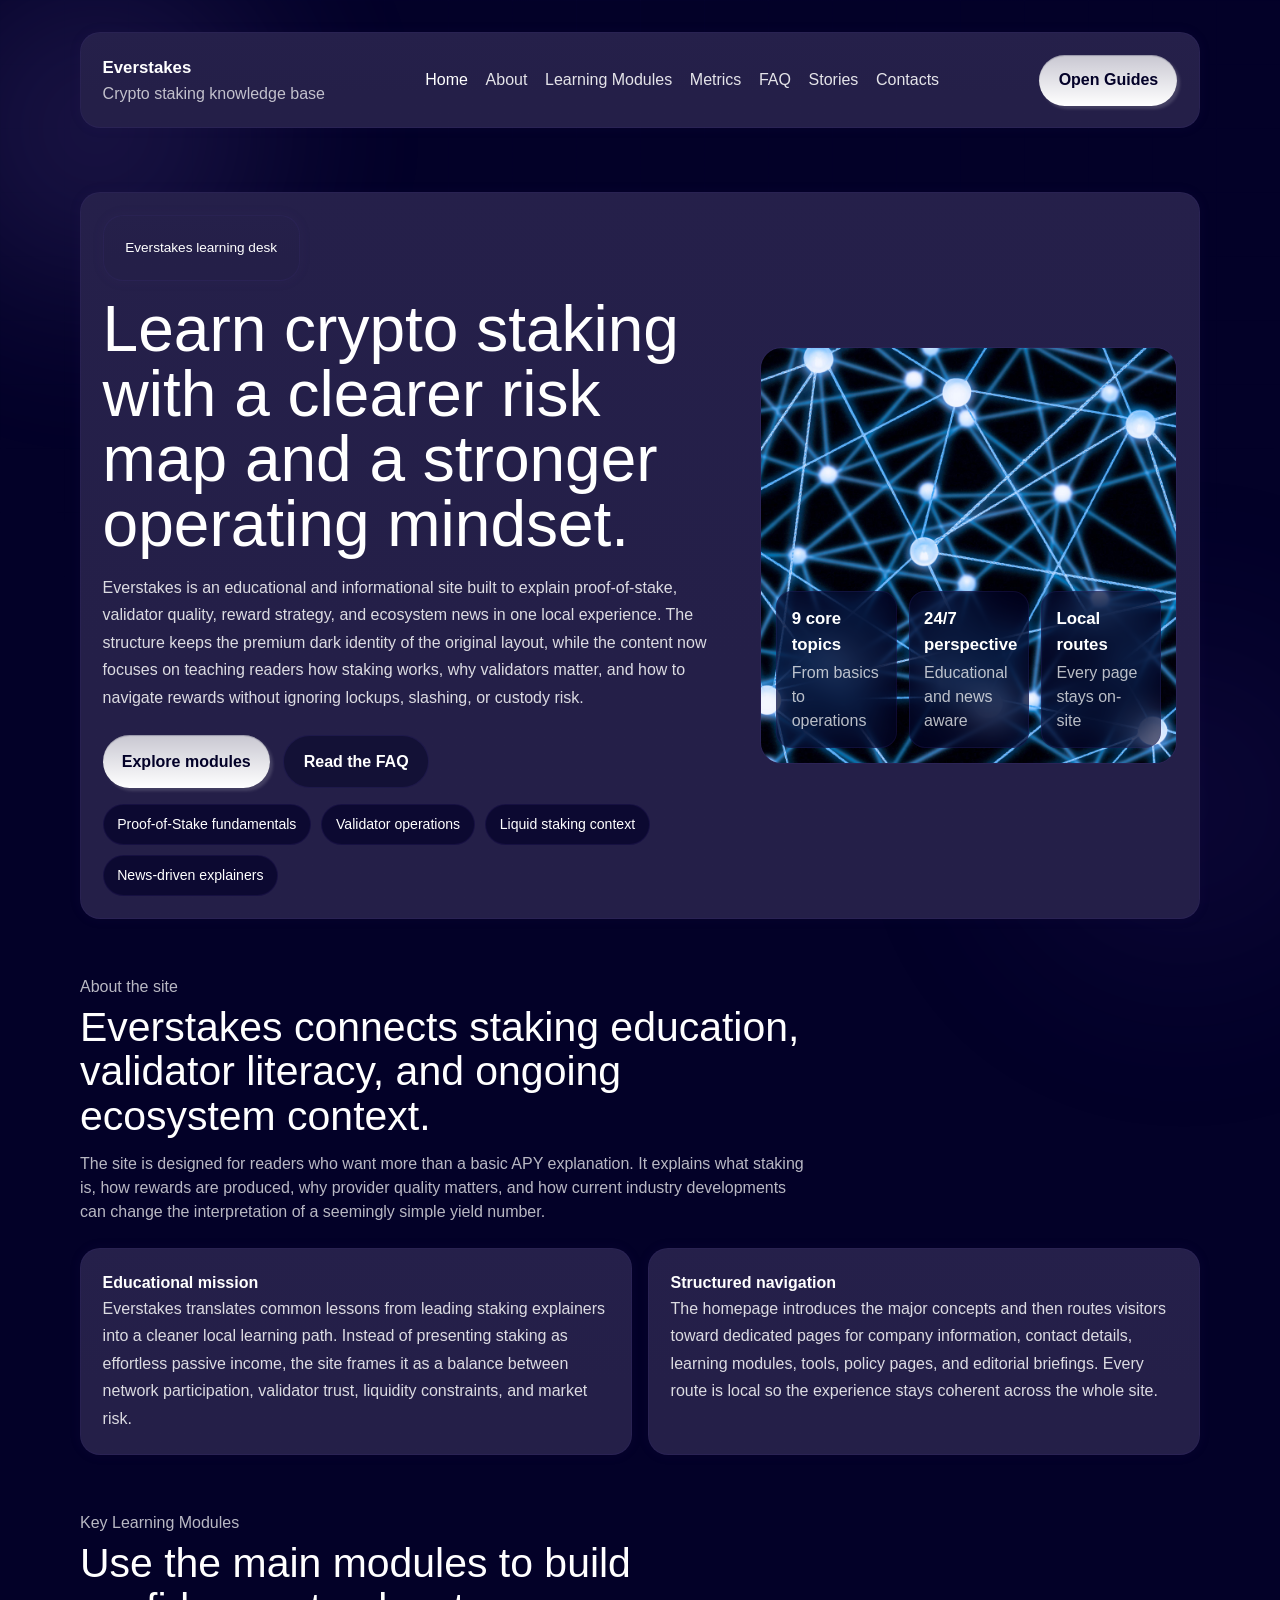
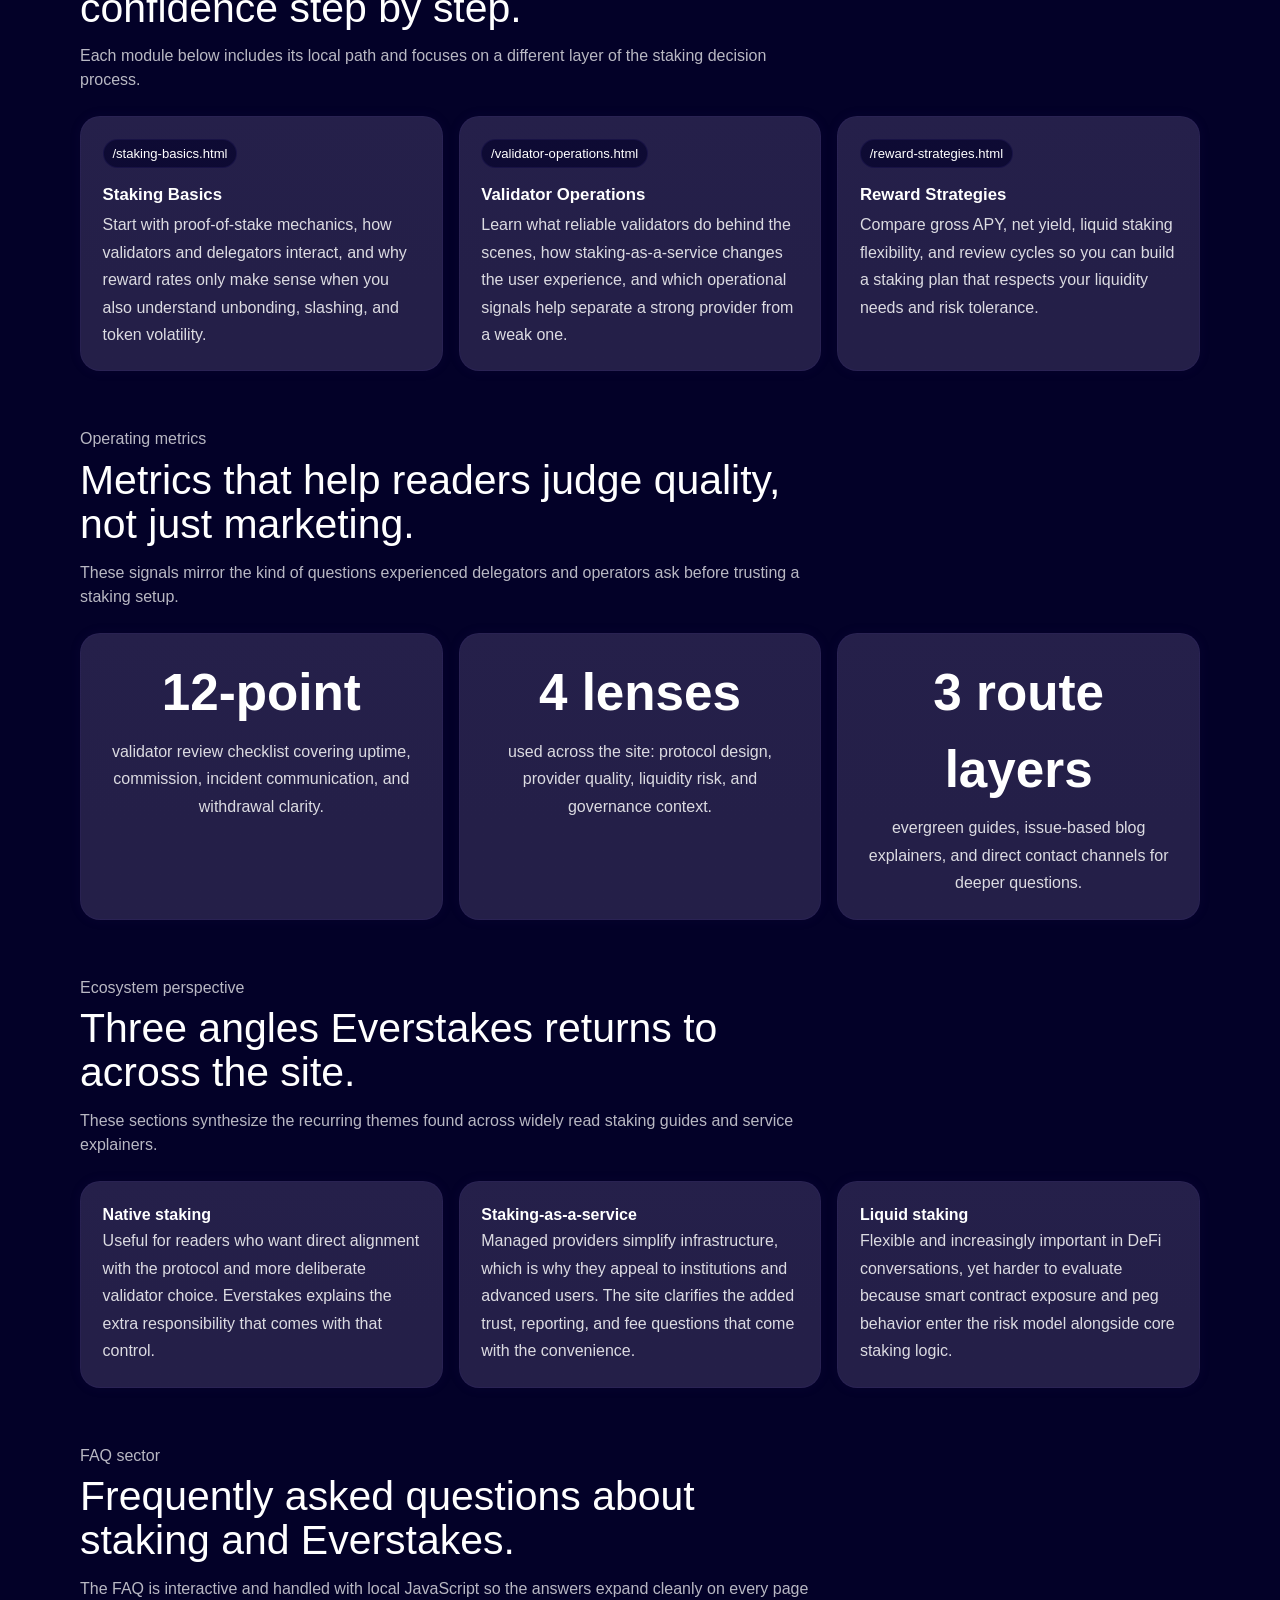
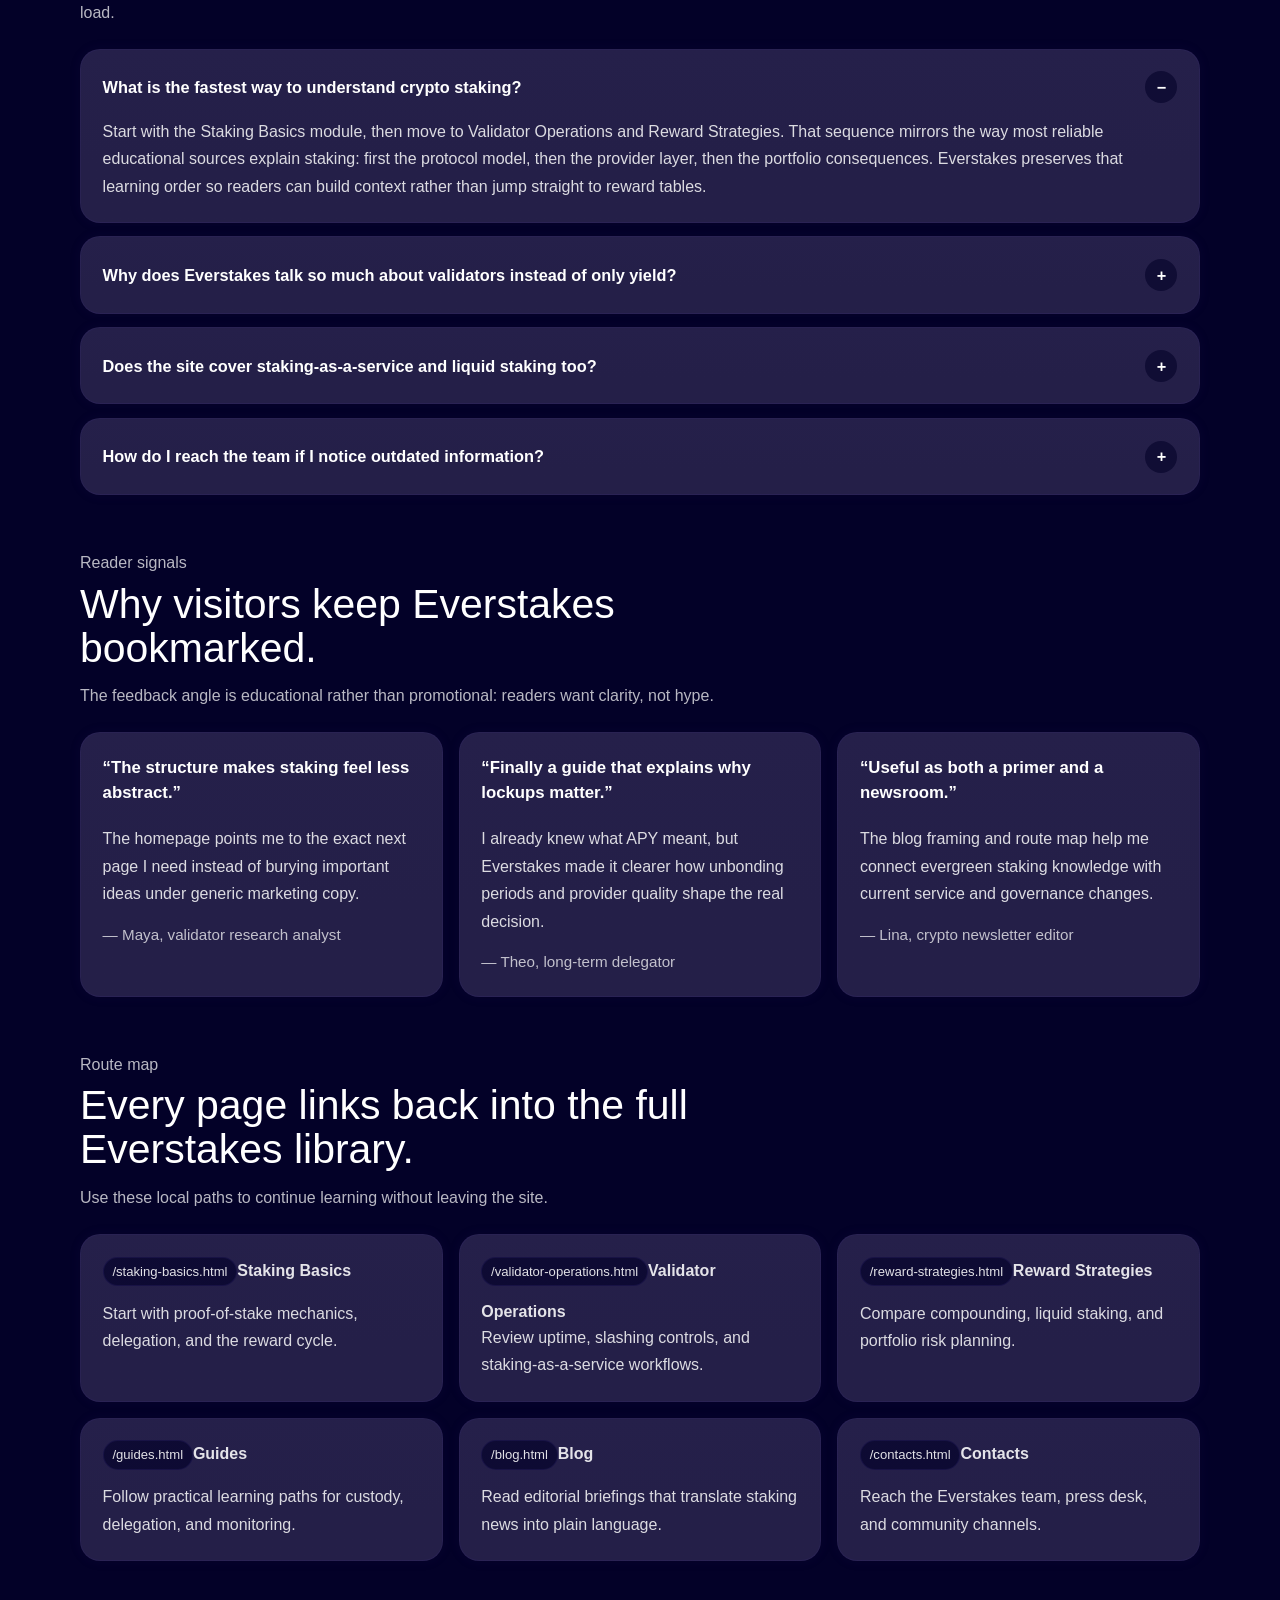
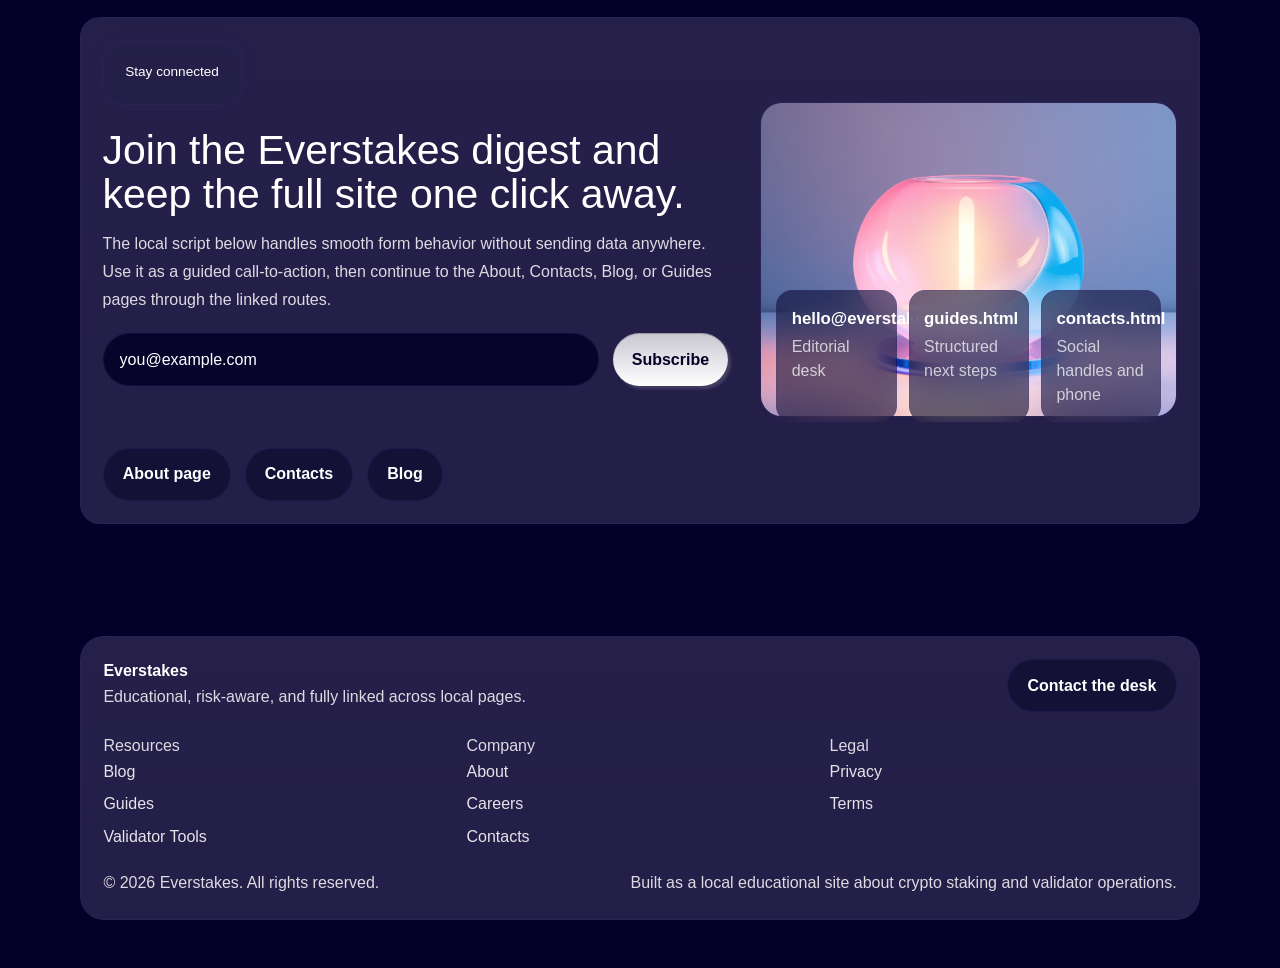
<file: stake2/index.html>
<!DOCTYPE html>
<html lang="en">
<head>
  <meta charset="UTF-8">
  <meta name="viewport" content="width=device-width, initial-scale=1.0">
  <meta name="description" content="Everstakes is a local educational site about crypto staking, validator operations, and reward strategy.">
  <title>Everstakes | Crypto Staking Education</title>
  <link rel="stylesheet" href="css2.css">
  <link rel="stylesheet" href="theme.css">
  <link rel="stylesheet" href="site.css">
</head>
<body>
  <a class="skip-link" href="#main-content">Skip to content</a>
  <div class="site-shell">
    <div class="page-grid" aria-hidden="true"></div>
    
<header class="site-nav">
  <div class="container">
    <div class="nav-card card">
      <a class="brand" href="index.html">
        <strong>Everstakes</strong>
        <span class="muted">Crypto staking knowledge base</span>
      </a>
      <button class="nav-toggle" type="button" aria-expanded="false" aria-label="Toggle navigation" data-menu-toggle>☰</button>
      <nav class="nav-links" aria-label="Primary" data-nav-links><a href="index.html">Home</a><a href="about.html">About</a><a href="index.html#modules">Learning Modules</a><a href="index.html#metrics">Metrics</a><a href="index.html#faq">FAQ</a><a href="index.html#stories">Stories</a><a href="contacts.html">Contacts</a></nav>
      <a class="button primary-button text-primary-cta-text nav-cta" href="guides.html">Open Guides</a>
    </div>
  </div>
</header>

    <main id="main-content">
      <section class="hero" id="hero">
        <div class="container">
          <div class="hero-card card">
            <div class="hero-copy">
              <span class="kicker card">Everstakes learning desk</span>
              <h1>Learn crypto staking with a clearer risk map and a stronger operating mindset.</h1>
              <p>Everstakes is an educational and informational site built to explain proof-of-stake, validator quality, reward strategy, and ecosystem news in one local experience. The structure keeps the premium dark identity of the original layout, while the content now focuses on teaching readers how staking works, why validators matter, and how to navigate rewards without ignoring lockups, slashing, or custody risk.</p>
              <div class="hero-actions"><a class="button primary-button text-primary-cta-text" href="#modules">Explore modules</a><a class="button secondary-button" href="#faq">Read the FAQ</a></div>
              <div class="media-strip">
                <span>Proof-of-Stake fundamentals</span>
                <span>Validator operations</span>
                <span>Liquid staking context</span>
                <span>News-driven explainers</span>
              </div>
            </div>
            <div class="hero-media">
              <img src="business-network-background-connecting-dots-technology-design_53876-160270.jpg" alt="Abstract network background for Everstakes">
              <div class="hero-badge">
                <div><strong>9 core topics</strong><span class="muted">From basics to operations</span></div>
                <div><strong>24/7 perspective</strong><span class="muted">Educational and news aware</span></div>
                <div><strong>Local routes</strong><span class="muted">Every page stays on-site</span></div>
              </div>
            </div>
          </div>
        </div>
      </section>

      <section class="section" id="about">
        <div class="container">
          <div class="section-head">
            <span class="eyebrow">About the site</span>
            <h2>Everstakes connects staking education, validator literacy, and ongoing ecosystem context.</h2>
            <p class="muted">The site is designed for readers who want more than a basic APY explanation. It explains what staking is, how rewards are produced, why provider quality matters, and how current industry developments can change the interpretation of a seemingly simple yield number.</p>
          </div>
          <div class="section-grid two">
            <article class="card">
              <strong>Educational mission</strong>
              <p>Everstakes translates common lessons from leading staking explainers into a cleaner local learning path. Instead of presenting staking as effortless passive income, the site frames it as a balance between network participation, validator trust, liquidity constraints, and market risk.</p>
            </article>
            <article class="card">
              <strong>Structured navigation</strong>
              <p>The homepage introduces the major concepts and then routes visitors toward dedicated pages for company information, contact details, learning modules, tools, policy pages, and editorial briefings. Every route is local so the experience stays coherent across the whole site.</p>
            </article>
          </div>
        </div>
      </section>

      <section class="section" id="modules">
        <div class="container">
          <div class="section-head">
            <span class="eyebrow">Key Learning Modules</span>
            <h2>Use the main modules to build confidence step by step.</h2>
            <p class="muted">Each module below includes its local path and focuses on a different layer of the staking decision process.</p>
          </div>
          <div class="card-grid three">
            <a class="resource-card card" href="staking-basics.html">
              <span class="route-code">/staking-basics.html</span>
              <strong>Staking Basics</strong>
              <p>Start with proof-of-stake mechanics, how validators and delegators interact, and why reward rates only make sense when you also understand unbonding, slashing, and token volatility.</p>
            </a>
            <a class="resource-card card" href="validator-operations.html">
              <span class="route-code">/validator-operations.html</span>
              <strong>Validator Operations</strong>
              <p>Learn what reliable validators do behind the scenes, how staking-as-a-service changes the user experience, and which operational signals help separate a strong provider from a weak one.</p>
            </a>
            <a class="resource-card card" href="reward-strategies.html">
              <span class="route-code">/reward-strategies.html</span>
              <strong>Reward Strategies</strong>
              <p>Compare gross APY, net yield, liquid staking flexibility, and review cycles so you can build a staking plan that respects your liquidity needs and risk tolerance.</p>
            </a>
          </div>
        </div>
      </section>

      <section class="section" id="metrics">
        <div class="container">
          <div class="section-head">
            <span class="eyebrow">Operating metrics</span>
            <h2>Metrics that help readers judge quality, not just marketing.</h2>
            <p class="muted">These signals mirror the kind of questions experienced delegators and operators ask before trusting a staking setup.</p>
          </div>
          <div class="metrics-grid">
            <article class="metric card"><strong>12-point</strong><p>validator review checklist covering uptime, commission, incident communication, and withdrawal clarity.</p></article>
            <article class="metric card"><strong>4 lenses</strong><p>used across the site: protocol design, provider quality, liquidity risk, and governance context.</p></article>
            <article class="metric card"><strong>3 route layers</strong><p>evergreen guides, issue-based blog explainers, and direct contact channels for deeper questions.</p></article>
          </div>
        </div>
      </section>

      <section class="section" id="stories">
        <div class="container">
          <div class="section-head">
            <span class="eyebrow">Ecosystem perspective</span>
            <h2>Three angles Everstakes returns to across the site.</h2>
            <p class="muted">These sections synthesize the recurring themes found across widely read staking guides and service explainers.</p>
          </div>
          <div class="card-grid three">
            <article class="card"><strong>Native staking</strong><p>Useful for readers who want direct alignment with the protocol and more deliberate validator choice. Everstakes explains the extra responsibility that comes with that control.</p></article>
            <article class="card"><strong>Staking-as-a-service</strong><p>Managed providers simplify infrastructure, which is why they appeal to institutions and advanced users. The site clarifies the added trust, reporting, and fee questions that come with the convenience.</p></article>
            <article class="card"><strong>Liquid staking</strong><p>Flexible and increasingly important in DeFi conversations, yet harder to evaluate because smart contract exposure and peg behavior enter the risk model alongside core staking logic.</p></article>
          </div>
        </div>
      </section>

      <section class="section" id="faq">
        <div class="container">
          <div class="section-head">
            <span class="eyebrow">FAQ sector</span>
            <h2>Frequently asked questions about staking and Everstakes.</h2>
            <p class="muted">The FAQ is interactive and handled with local JavaScript so the answers expand cleanly on every page load.</p>
          </div>
          <div class="faq-list">
            <article class="faq-item card">
              <button class="faq-question" type="button" aria-expanded="true" data-faq-button><span>What is the fastest way to understand crypto staking?</span><span class="faq-icon" data-faq-symbol>−</span></button>
              <div class="faq-answer" data-faq-answer><p>Start with the Staking Basics module, then move to Validator Operations and Reward Strategies. That sequence mirrors the way most reliable educational sources explain staking: first the protocol model, then the provider layer, then the portfolio consequences. Everstakes preserves that learning order so readers can build context rather than jump straight to reward tables.</p></div>
            </article>
            <article class="faq-item card">
              <button class="faq-question" type="button" aria-expanded="false" data-faq-button><span>Why does Everstakes talk so much about validators instead of only yield?</span><span class="faq-icon" data-faq-symbol>+</span></button>
              <div class="faq-answer" data-faq-answer hidden><p>Validator quality affects uptime, slashing risk, communication quality, and the consistency of your real staking outcome. A high headline APY can still disappoint if the provider is unreliable or if the network rules make exits slow. That is why Everstakes treats operational literacy as part of staking education, not an advanced optional topic.</p></div>
            </article>
            <article class="faq-item card">
              <button class="faq-question" type="button" aria-expanded="false" data-faq-button><span>Does the site cover staking-as-a-service and liquid staking too?</span><span class="faq-icon" data-faq-symbol>+</span></button>
              <div class="faq-answer" data-faq-answer hidden><p>Yes. The home page introduces those models, while the dedicated modules and guides explain how they change the trust stack, fee structure, and liquidity profile. The goal is to help readers compare approaches without treating any one model as universally superior.</p></div>
            </article>
            <article class="faq-item card">
              <button class="faq-question" type="button" aria-expanded="false" data-faq-button><span>How do I reach the team if I notice outdated information?</span><span class="faq-icon" data-faq-symbol>+</span></button>
              <div class="faq-answer" data-faq-answer hidden><p>Open the Contacts page and use the editorial inbox or community channels. Include the page path, the network or provider involved, and the change you think should be reviewed. That gives the Everstakes team enough context to verify the issue quickly.</p></div>
            </article>
          </div>
        </div>
      </section>

      <section class="section">
        <div class="container">
          <div class="section-head">
            <span class="eyebrow">Reader signals</span>
            <h2>Why visitors keep Everstakes bookmarked.</h2>
            <p class="muted">The feedback angle is educational rather than promotional: readers want clarity, not hype.</p>
          </div>
          <div class="quote-grid">
            <article class="quote card"><strong>“The structure makes staking feel less abstract.”</strong><p>The homepage points me to the exact next page I need instead of burying important ideas under generic marketing copy.</p><footer>— Maya, validator research analyst</footer></article>
            <article class="quote card"><strong>“Finally a guide that explains why lockups matter.”</strong><p>I already knew what APY meant, but Everstakes made it clearer how unbonding periods and provider quality shape the real decision.</p><footer>— Theo, long-term delegator</footer></article>
            <article class="quote card"><strong>“Useful as both a primer and a newsroom.”</strong><p>The blog framing and route map help me connect evergreen staking knowledge with current service and governance changes.</p><footer>— Lina, crypto newsletter editor</footer></article>
          </div>
        </div>
      </section>

      
<section class="section">
  <div class="container">
    <div class="section-head">
      <span class="eyebrow">Route map</span>
      <h2>Every page links back into the full Everstakes library.</h2>
      <p class="muted">Use these local paths to continue learning without leaving the site.</p>
    </div>
    <div class="route-list"><a class="route-card card" href="staking-basics.html"><span class="route-code">/staking-basics.html</span><strong>Staking Basics</strong><p>Start with proof-of-stake mechanics, delegation, and the reward cycle.</p></a><a class="route-card card" href="validator-operations.html"><span class="route-code">/validator-operations.html</span><strong>Validator Operations</strong><p>Review uptime, slashing controls, and staking-as-a-service workflows.</p></a><a class="route-card card" href="reward-strategies.html"><span class="route-code">/reward-strategies.html</span><strong>Reward Strategies</strong><p>Compare compounding, liquid staking, and portfolio risk planning.</p></a><a class="route-card card" href="guides.html"><span class="route-code">/guides.html</span><strong>Guides</strong><p>Follow practical learning paths for custody, delegation, and monitoring.</p></a><a class="route-card card" href="blog.html"><span class="route-code">/blog.html</span><strong>Blog</strong><p>Read editorial briefings that translate staking news into plain language.</p></a><a class="route-card card" href="contacts.html"><span class="route-code">/contacts.html</span><strong>Contacts</strong><p>Reach the Everstakes team, press desk, and community channels.</p></a></div>
  </div>
</section>


      <section class="section" id="contact">
        <div class="container">
          <div class="hero-card card">
            <div class="hero-copy">
              <span class="kicker card">Stay connected</span>
              <h2>Join the Everstakes digest and keep the full site one click away.</h2>
              <p>The local script below handles smooth form behavior without sending data anywhere. Use it as a guided call-to-action, then continue to the About, Contacts, Blog, or Guides pages through the linked routes.</p>
              <form class="newsletter-form" data-newsletter-form>
                <input type="email" name="email" placeholder="you@example.com" aria-label="Email address">
                <button class="button primary-button text-primary-cta-text" type="submit">Subscribe</button>
              </form>
              <p class="newsletter-message muted" data-newsletter-message></p>
              <div class="button-row"><a class="button secondary-button" href="about.html">About page</a><a class="button secondary-button" href="contacts.html">Contacts</a><a class="button secondary-button" href="blog.html">Blog</a></div>
            </div>
            <div class="hero-media">
              <img src="digital-art-interior-lamp-design_23-2151153929.jpg" alt="Newsletter visual for Everstakes">
              <div class="hero-badge">
                <div><strong>hello@everstakes.io</strong><span class="muted">Editorial desk</span></div>
                <div><strong>guides.html</strong><span class="muted">Structured next steps</span></div>
                <div><strong>contacts.html</strong><span class="muted">Social handles and phone</span></div>
              </div>
            </div>
          </div>
        </div>
      </section>
    </main>
    
<footer class="footer">
  <div class="container">
    <div class="footer-card card">
      <div class="footer-top">
        <div>
          <strong>Everstakes</strong>
          <p class="footer-note">Educational, risk-aware, and fully linked across local pages.</p>
        </div>
        <a class="button secondary-button" href="contacts.html">Contact the desk</a>
      </div>
      <div class="footer-columns"><div><p class="eyebrow">Resources</p><div class="footer-links"><a href="blog.html">Blog</a><a href="guides.html">Guides</a><a href="validator-tools.html">Validator Tools</a></div></div><div><p class="eyebrow">Company</p><div class="footer-links"><a href="about.html">About</a><a href="careers.html">Careers</a><a href="contacts.html">Contacts</a></div></div><div><p class="eyebrow">Legal</p><div class="footer-links"><a href="privacy.html">Privacy</a><a href="terms.html">Terms</a></div></div></div>
      <div class="footer-bottom">
        <p class="footer-note">© <span data-current-year></span> Everstakes. All rights reserved.</p>
        <p class="footer-note">Built as a local educational site about crypto staking and validator operations.</p>
      </div>
    </div>
  </div>
</footer>
<button class="back-top primary-button" type="button" data-back-top aria-label="Back to top">↑</button>
<script src="site.js"></script>

  </div>
</body>
</html>
</file>
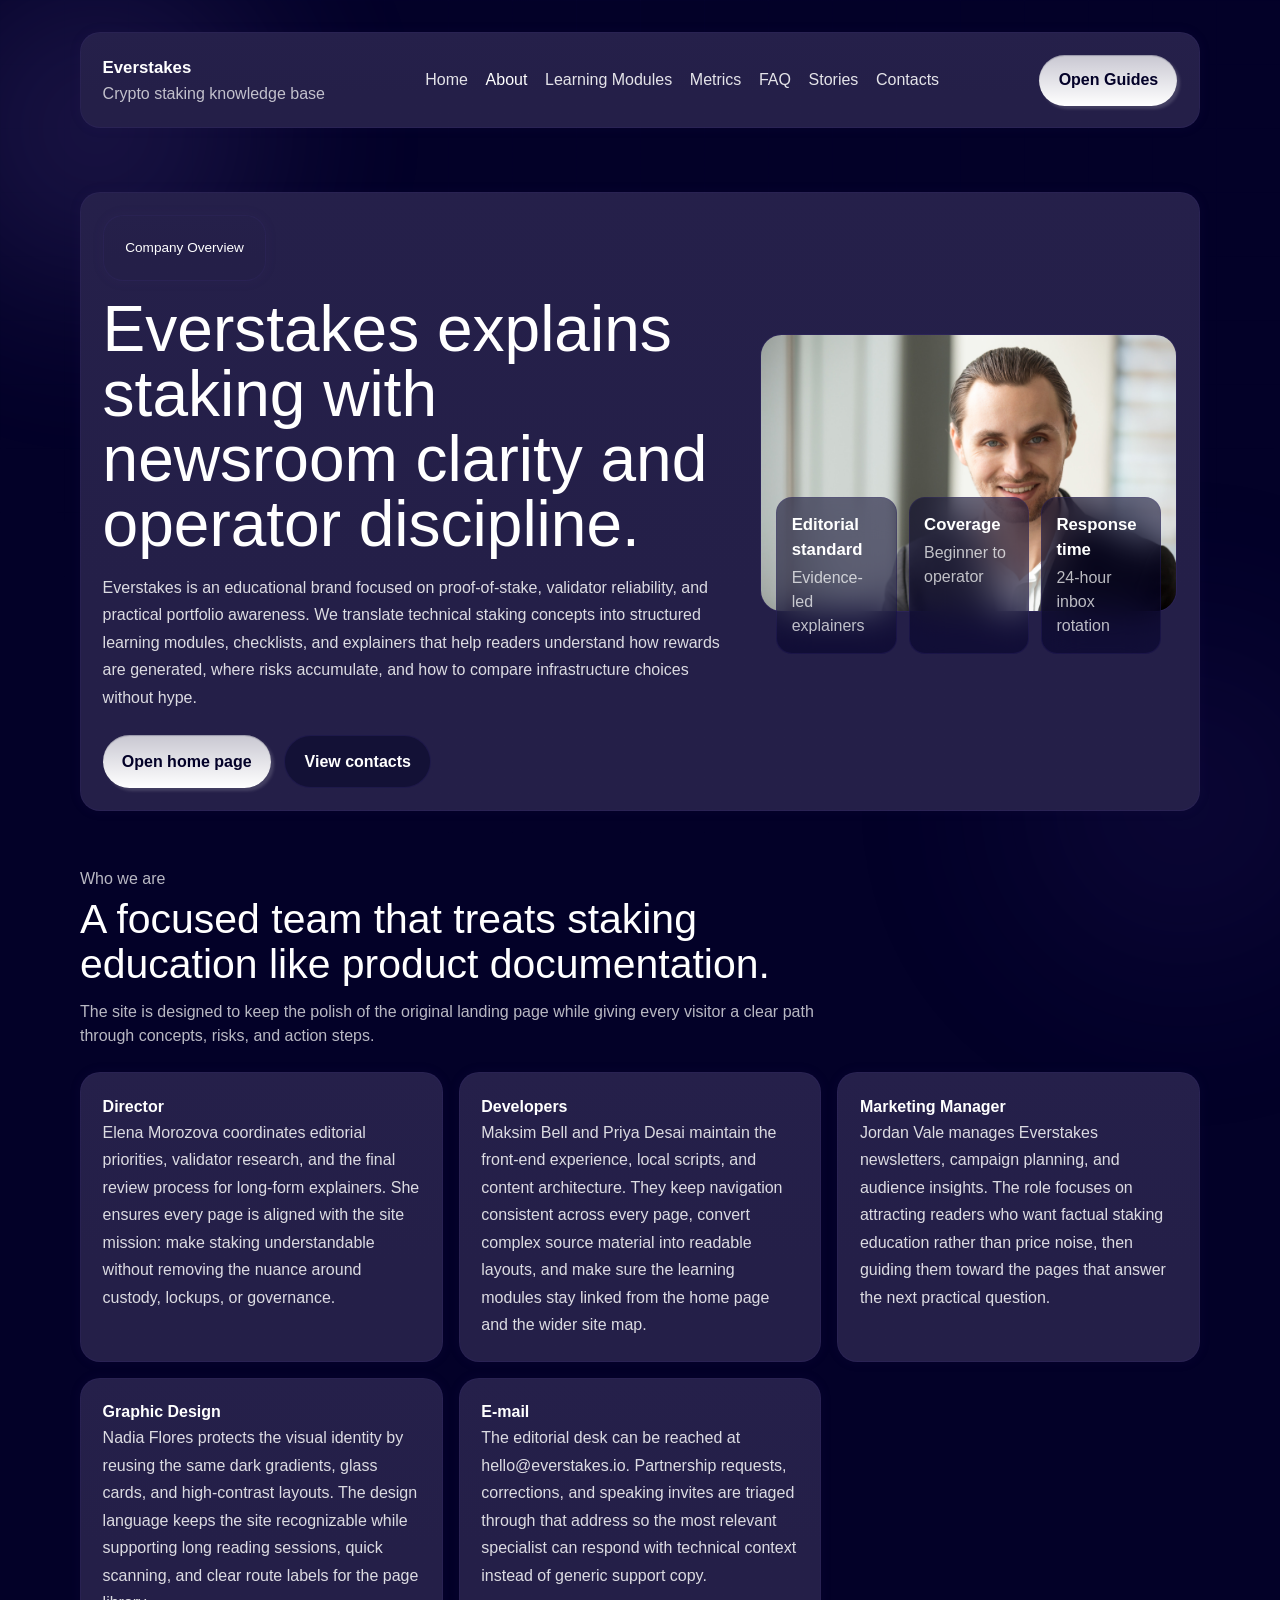
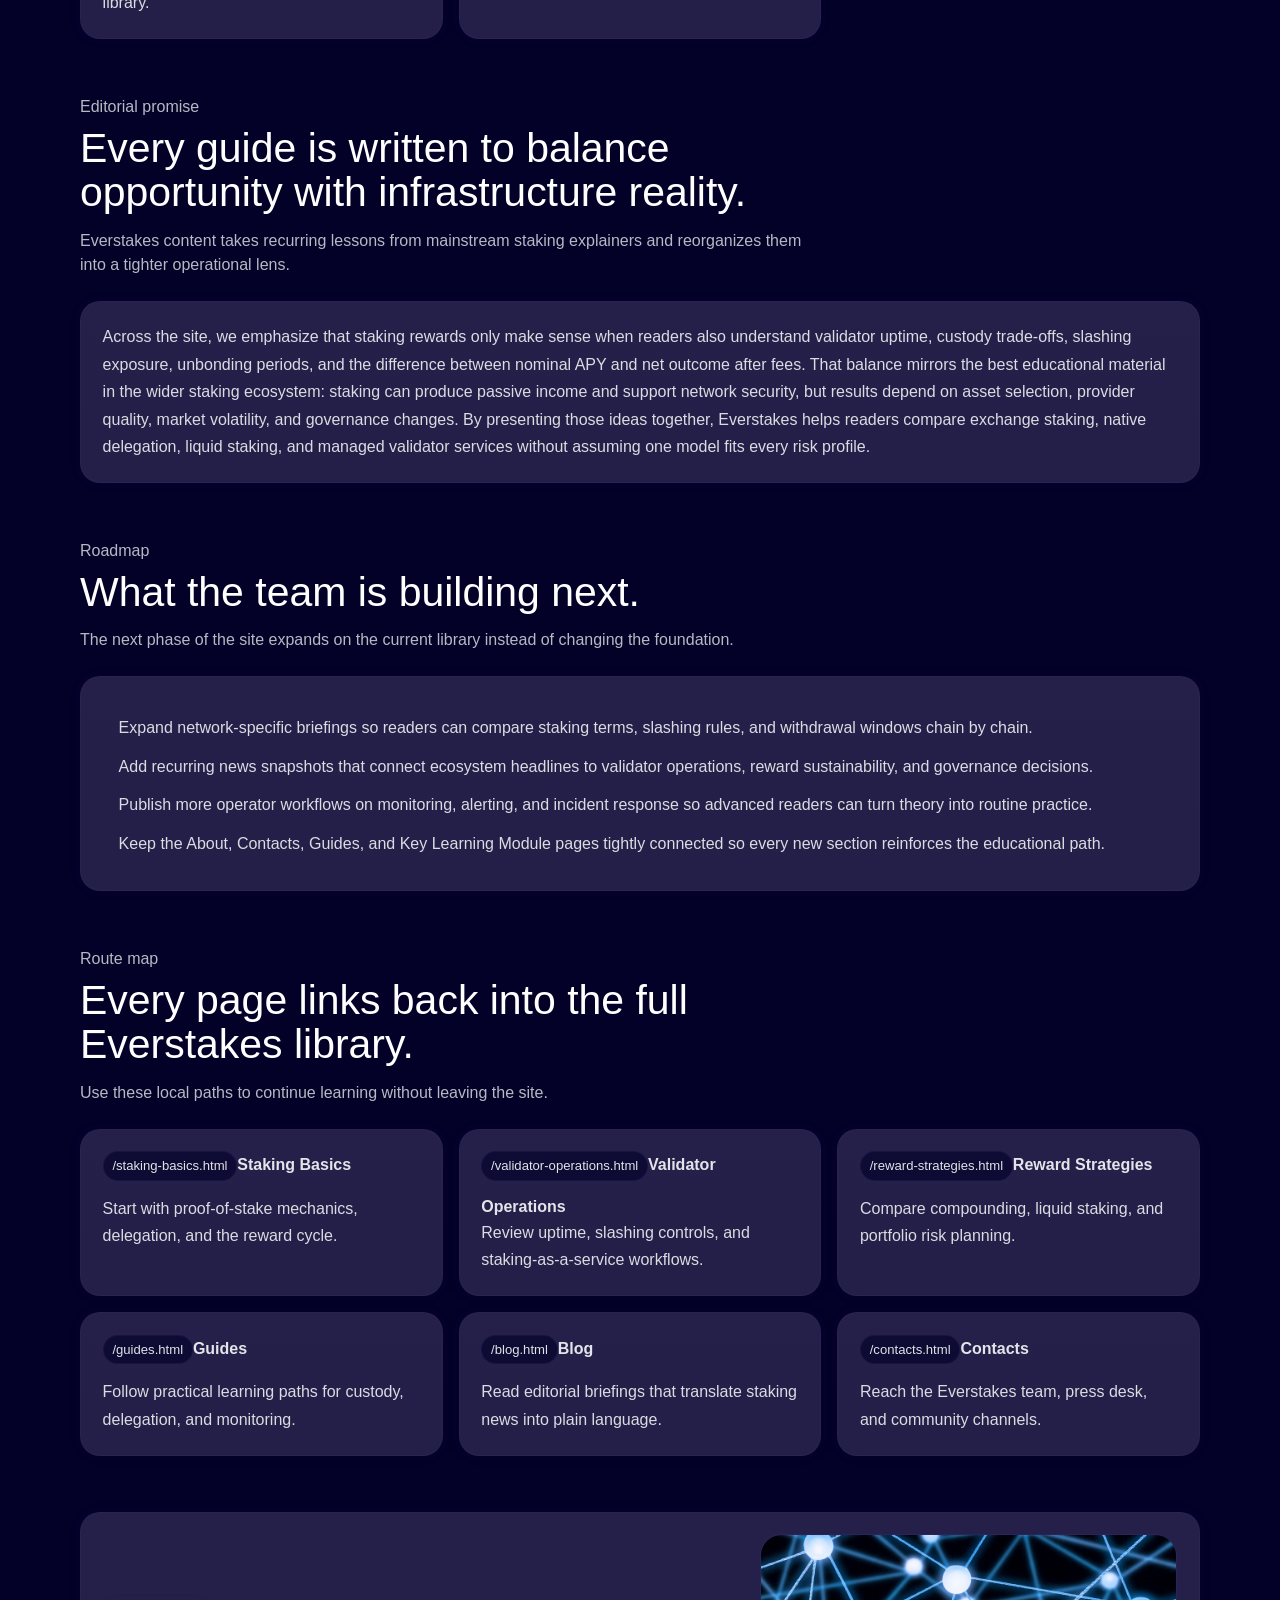
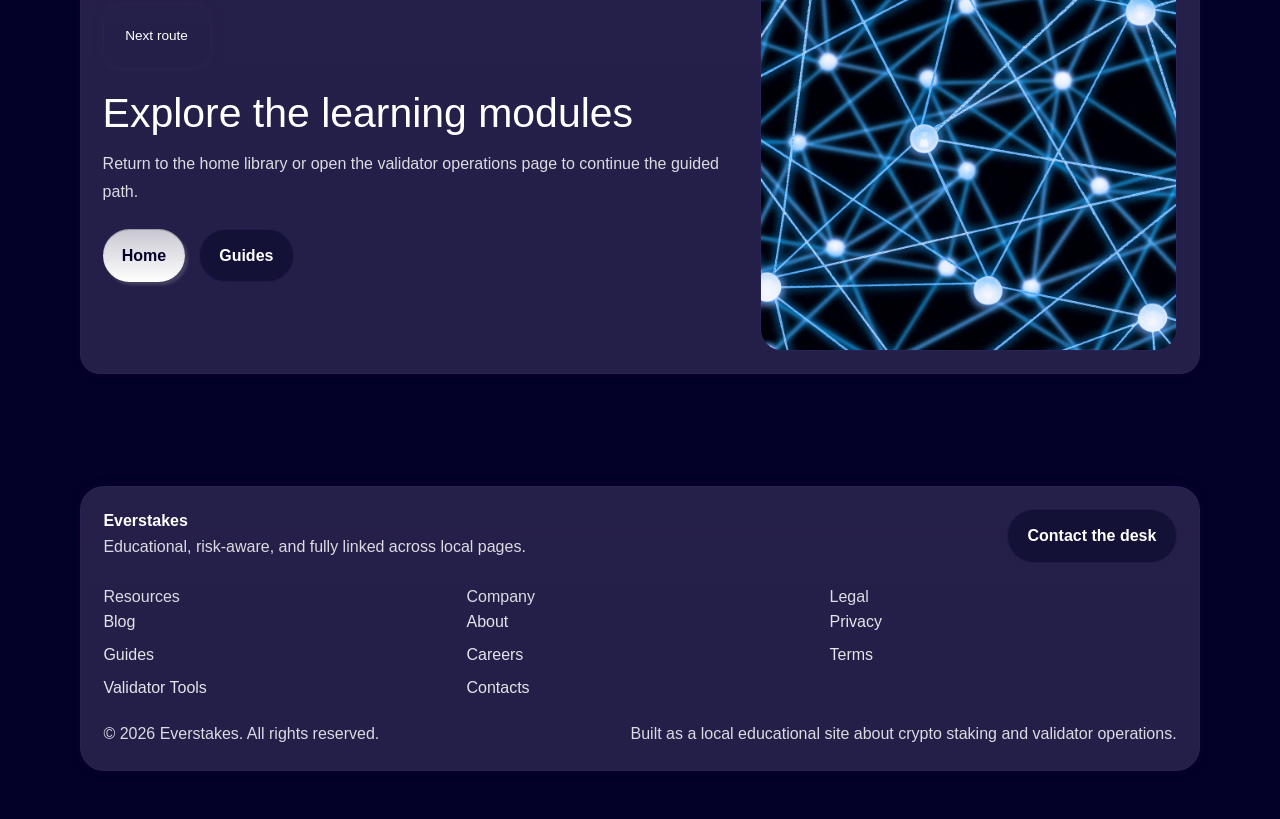
<file: stake2/about.html>
<!DOCTYPE html>
<html lang="en">
<head>
  <meta charset="UTF-8">
  <meta name="viewport" content="width=device-width, initial-scale=1.0">
  <meta name="description" content="Meet the editorial and product team behind Everstakes.">
  <title>About Everstakes</title>
  <link rel="stylesheet" href="css2.css">
  <link rel="stylesheet" href="theme.css">
  <link rel="stylesheet" href="site.css">
</head>
<body>
  <a class="skip-link" href="#main-content">Skip to content</a>
  <div class="site-shell">
    <div class="page-grid" aria-hidden="true"></div>
    
<header class="site-nav">
  <div class="container">
    <div class="nav-card card">
      <a class="brand" href="index.html">
        <strong>Everstakes</strong>
        <span class="muted">Crypto staking knowledge base</span>
      </a>
      <button class="nav-toggle" type="button" aria-expanded="false" aria-label="Toggle navigation" data-menu-toggle>☰</button>
      <nav class="nav-links" aria-label="Primary" data-nav-links><a href="index.html">Home</a><a href="about.html">About</a><a href="index.html#modules">Learning Modules</a><a href="index.html#metrics">Metrics</a><a href="index.html#faq">FAQ</a><a href="index.html#stories">Stories</a><a href="contacts.html">Contacts</a></nav>
      <a class="button primary-button text-primary-cta-text nav-cta" href="guides.html">Open Guides</a>
    </div>
  </div>
</header>

    <main id="main-content">
      <section class="hero">
        <div class="container">
          <div class="hero-card card">
            <div class="hero-copy">
              <span class="kicker card">Company Overview</span>
              <h1>Everstakes explains staking with newsroom clarity and operator discipline.</h1>
              <p>Everstakes is an educational brand focused on proof-of-stake, validator reliability, and practical portfolio awareness. We translate technical staking concepts into structured learning modules, checklists, and explainers that help readers understand how rewards are generated, where risks accumulate, and how to compare infrastructure choices without hype.</p>
              <div class="hero-actions"><a class="button primary-button text-primary-cta-text" href="index.html">Open home page</a><a class="button secondary-button" href="contacts.html">View contacts</a></div>
            </div>
            <div class="hero-media">
              <img src="close-up-portrait-young-handsome-successful-man_1163-5475.jpg" alt="Everstakes page visual">
              <div class="hero-badge"><div><strong>Editorial standard</strong><span class="muted">Evidence-led explainers</span></div><div><strong>Coverage</strong><span class="muted">Beginner to operator</span></div><div><strong>Response time</strong><span class="muted">24-hour inbox rotation</span></div></div>
            </div>
          </div>
        </div>
      </section>
      
<section class="section">
  <div class="container">
    <div class="section-head">
      <span class="eyebrow">Who we are</span>
      <h2>A focused team that treats staking education like product documentation.</h2>
      <p class="muted">The site is designed to keep the polish of the original landing page while giving every visitor a clear path through concepts, risks, and action steps.</p>
    </div>
    <div class="card-grid three"><article class="card"><strong>Director</strong><p>Elena Morozova coordinates editorial priorities, validator research, and the final review process for long-form explainers. She ensures every page is aligned with the site mission: make staking understandable without removing the nuance around custody, lockups, or governance.</p></article><article class="card"><strong>Developers</strong><p>Maksim Bell and Priya Desai maintain the front-end experience, local scripts, and content architecture. They keep navigation consistent across every page, convert complex source material into readable layouts, and make sure the learning modules stay linked from the home page and the wider site map.</p></article><article class="card"><strong>Marketing Manager</strong><p>Jordan Vale manages Everstakes newsletters, campaign planning, and audience insights. The role focuses on attracting readers who want factual staking education rather than price noise, then guiding them toward the pages that answer the next practical question.</p></article><article class="card"><strong>Graphic Design</strong><p>Nadia Flores protects the visual identity by reusing the same dark gradients, glass cards, and high-contrast layouts. The design language keeps the site recognizable while supporting long reading sessions, quick scanning, and clear route labels for the page library.</p></article><article class="card"><strong>E-mail</strong><p>The editorial desk can be reached at hello@everstakes.io. Partnership requests, corrections, and speaking invites are triaged through that address so the most relevant specialist can respond with technical context instead of generic support copy.</p></article></div>
  </div>
</section>

<section class="section">
  <div class="container">
    <div class="section-head">
      <span class="eyebrow">Editorial promise</span>
      <h2>Every guide is written to balance opportunity with infrastructure reality.</h2>
      <p class="muted">Everstakes content takes recurring lessons from mainstream staking explainers and reorganizes them into a tighter operational lens.</p>
    </div>
    <div class="info-card card"><p>Across the site, we emphasize that staking rewards only make sense when readers also understand validator uptime, custody trade-offs, slashing exposure, unbonding periods, and the difference between nominal APY and net outcome after fees. That balance mirrors the best educational material in the wider staking ecosystem: staking can produce passive income and support network security, but results depend on asset selection, provider quality, market volatility, and governance changes. By presenting those ideas together, Everstakes helps readers compare exchange staking, native delegation, liquid staking, and managed validator services without assuming one model fits every risk profile.</p></div>
  </div>
</section>

<section class="section">
  <div class="container">
    <div class="section-head">
      <span class="eyebrow">Roadmap</span>
      <h2>What the team is building next.</h2>
      <p class="muted">The next phase of the site expands on the current library instead of changing the foundation.</p>
    </div>
    <div class="info-card card"><ul class="timeline"><li>Expand network-specific briefings so readers can compare staking terms, slashing rules, and withdrawal windows chain by chain.</li><li>Add recurring news snapshots that connect ecosystem headlines to validator operations, reward sustainability, and governance decisions.</li><li>Publish more operator workflows on monitoring, alerting, and incident response so advanced readers can turn theory into routine practice.</li><li>Keep the About, Contacts, Guides, and Key Learning Module pages tightly connected so every new section reinforces the educational path.</li></ul></div>
  </div>
</section>

      
<section class="section">
  <div class="container">
    <div class="section-head">
      <span class="eyebrow">Route map</span>
      <h2>Every page links back into the full Everstakes library.</h2>
      <p class="muted">Use these local paths to continue learning without leaving the site.</p>
    </div>
    <div class="route-list"><a class="route-card card" href="staking-basics.html"><span class="route-code">/staking-basics.html</span><strong>Staking Basics</strong><p>Start with proof-of-stake mechanics, delegation, and the reward cycle.</p></a><a class="route-card card" href="validator-operations.html"><span class="route-code">/validator-operations.html</span><strong>Validator Operations</strong><p>Review uptime, slashing controls, and staking-as-a-service workflows.</p></a><a class="route-card card" href="reward-strategies.html"><span class="route-code">/reward-strategies.html</span><strong>Reward Strategies</strong><p>Compare compounding, liquid staking, and portfolio risk planning.</p></a><a class="route-card card" href="guides.html"><span class="route-code">/guides.html</span><strong>Guides</strong><p>Follow practical learning paths for custody, delegation, and monitoring.</p></a><a class="route-card card" href="blog.html"><span class="route-code">/blog.html</span><strong>Blog</strong><p>Read editorial briefings that translate staking news into plain language.</p></a><a class="route-card card" href="contacts.html"><span class="route-code">/contacts.html</span><strong>Contacts</strong><p>Reach the Everstakes team, press desk, and community channels.</p></a></div>
  </div>
</section>

      
<section class="section">
  <div class="container">
    <div class="hero-card card">
      <div class="hero-copy">
        <span class="kicker card">Next route</span>
        <h2>Explore the learning modules</h2>
        <p>Return to the home library or open the validator operations page to continue the guided path.</p>
        <div class="button-row"><a class="button primary-button text-primary-cta-text" href="index.html">Home</a><a class="button secondary-button" href="guides.html">Guides</a></div>
      </div>
      <div class="hero-media">
        <img src="business-network-background-connecting-dots-technology-design_53876-160270.jpg" alt="Staking overview backdrop">
      </div>
    </div>
  </div>
</section>

    </main>
    
<footer class="footer">
  <div class="container">
    <div class="footer-card card">
      <div class="footer-top">
        <div>
          <strong>Everstakes</strong>
          <p class="footer-note">Educational, risk-aware, and fully linked across local pages.</p>
        </div>
        <a class="button secondary-button" href="contacts.html">Contact the desk</a>
      </div>
      <div class="footer-columns"><div><p class="eyebrow">Resources</p><div class="footer-links"><a href="blog.html">Blog</a><a href="guides.html">Guides</a><a href="validator-tools.html">Validator Tools</a></div></div><div><p class="eyebrow">Company</p><div class="footer-links"><a href="about.html">About</a><a href="careers.html">Careers</a><a href="contacts.html">Contacts</a></div></div><div><p class="eyebrow">Legal</p><div class="footer-links"><a href="privacy.html">Privacy</a><a href="terms.html">Terms</a></div></div></div>
      <div class="footer-bottom">
        <p class="footer-note">© <span data-current-year></span> Everstakes. All rights reserved.</p>
        <p class="footer-note">Built as a local educational site about crypto staking and validator operations.</p>
      </div>
    </div>
  </div>
</footer>
<button class="back-top primary-button" type="button" data-back-top aria-label="Back to top">↑</button>
<script src="site.js"></script>

  </div>
</body>
</html>
</file>
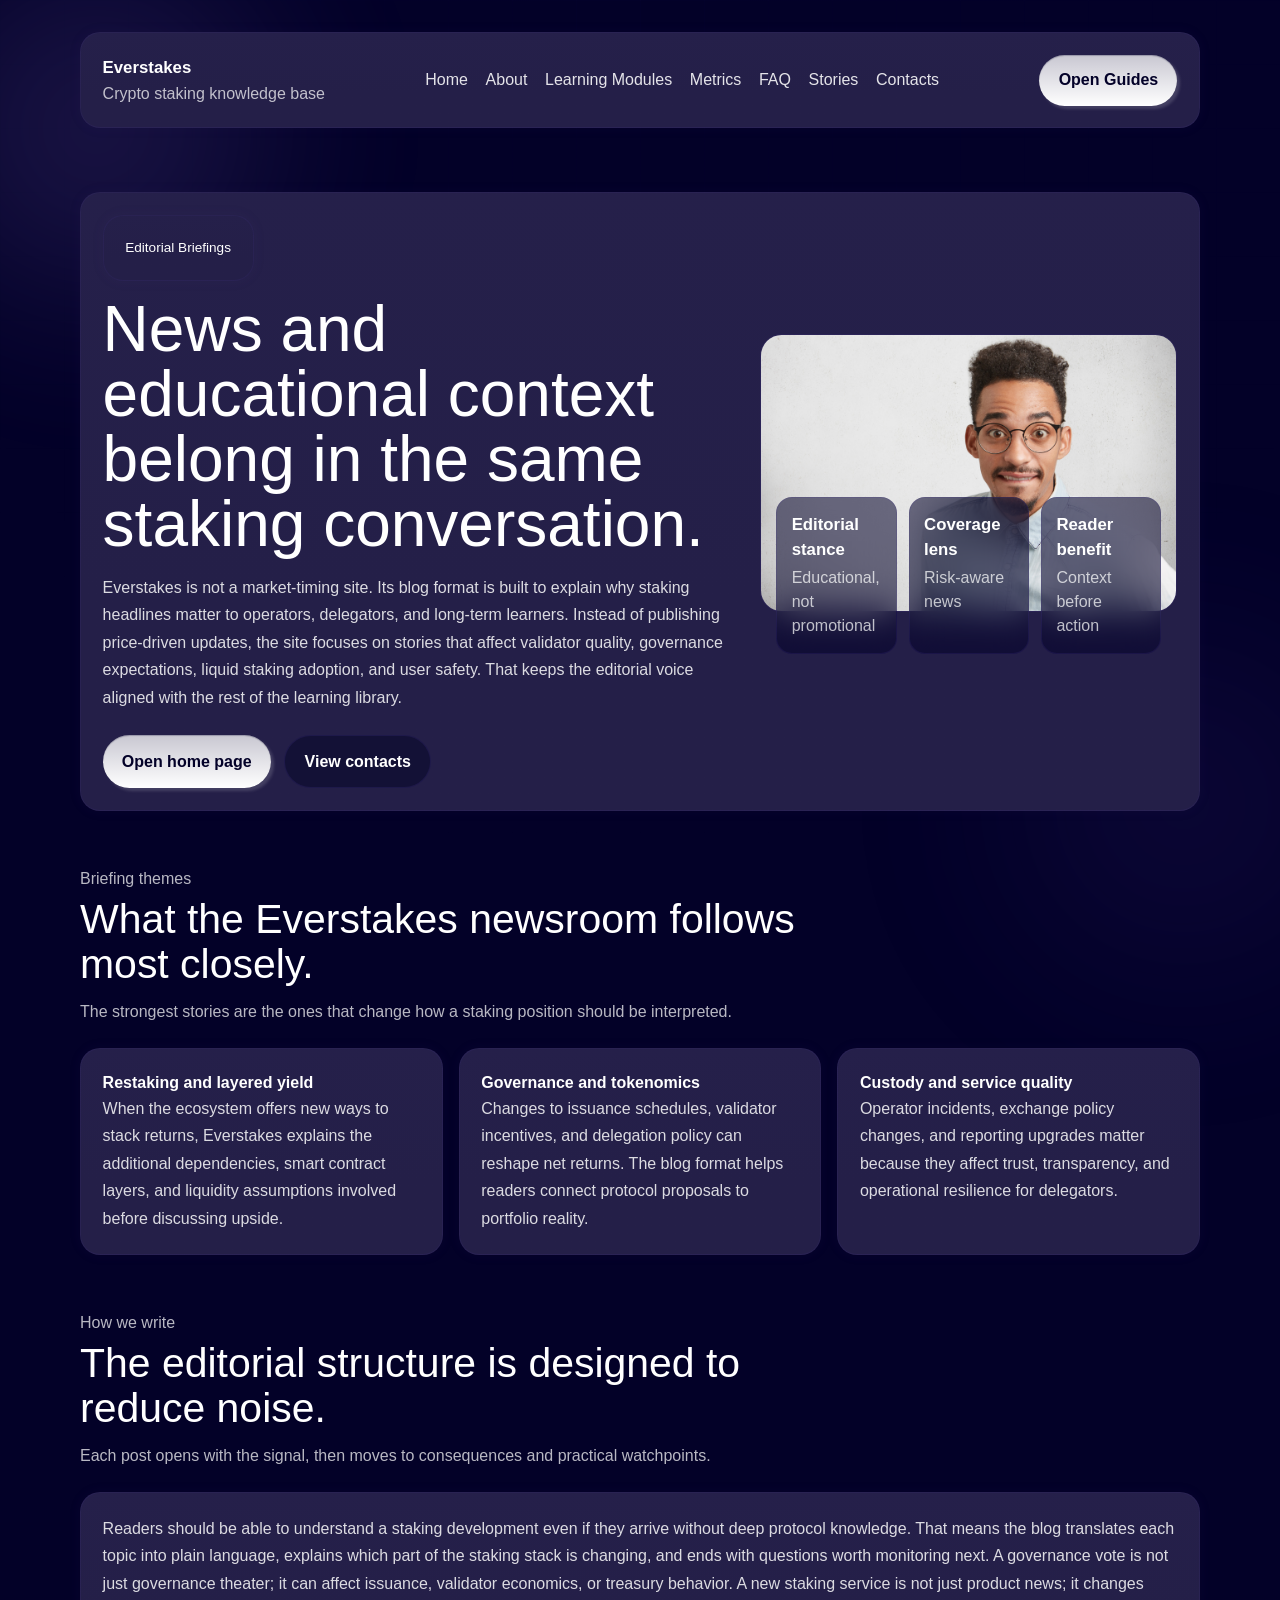
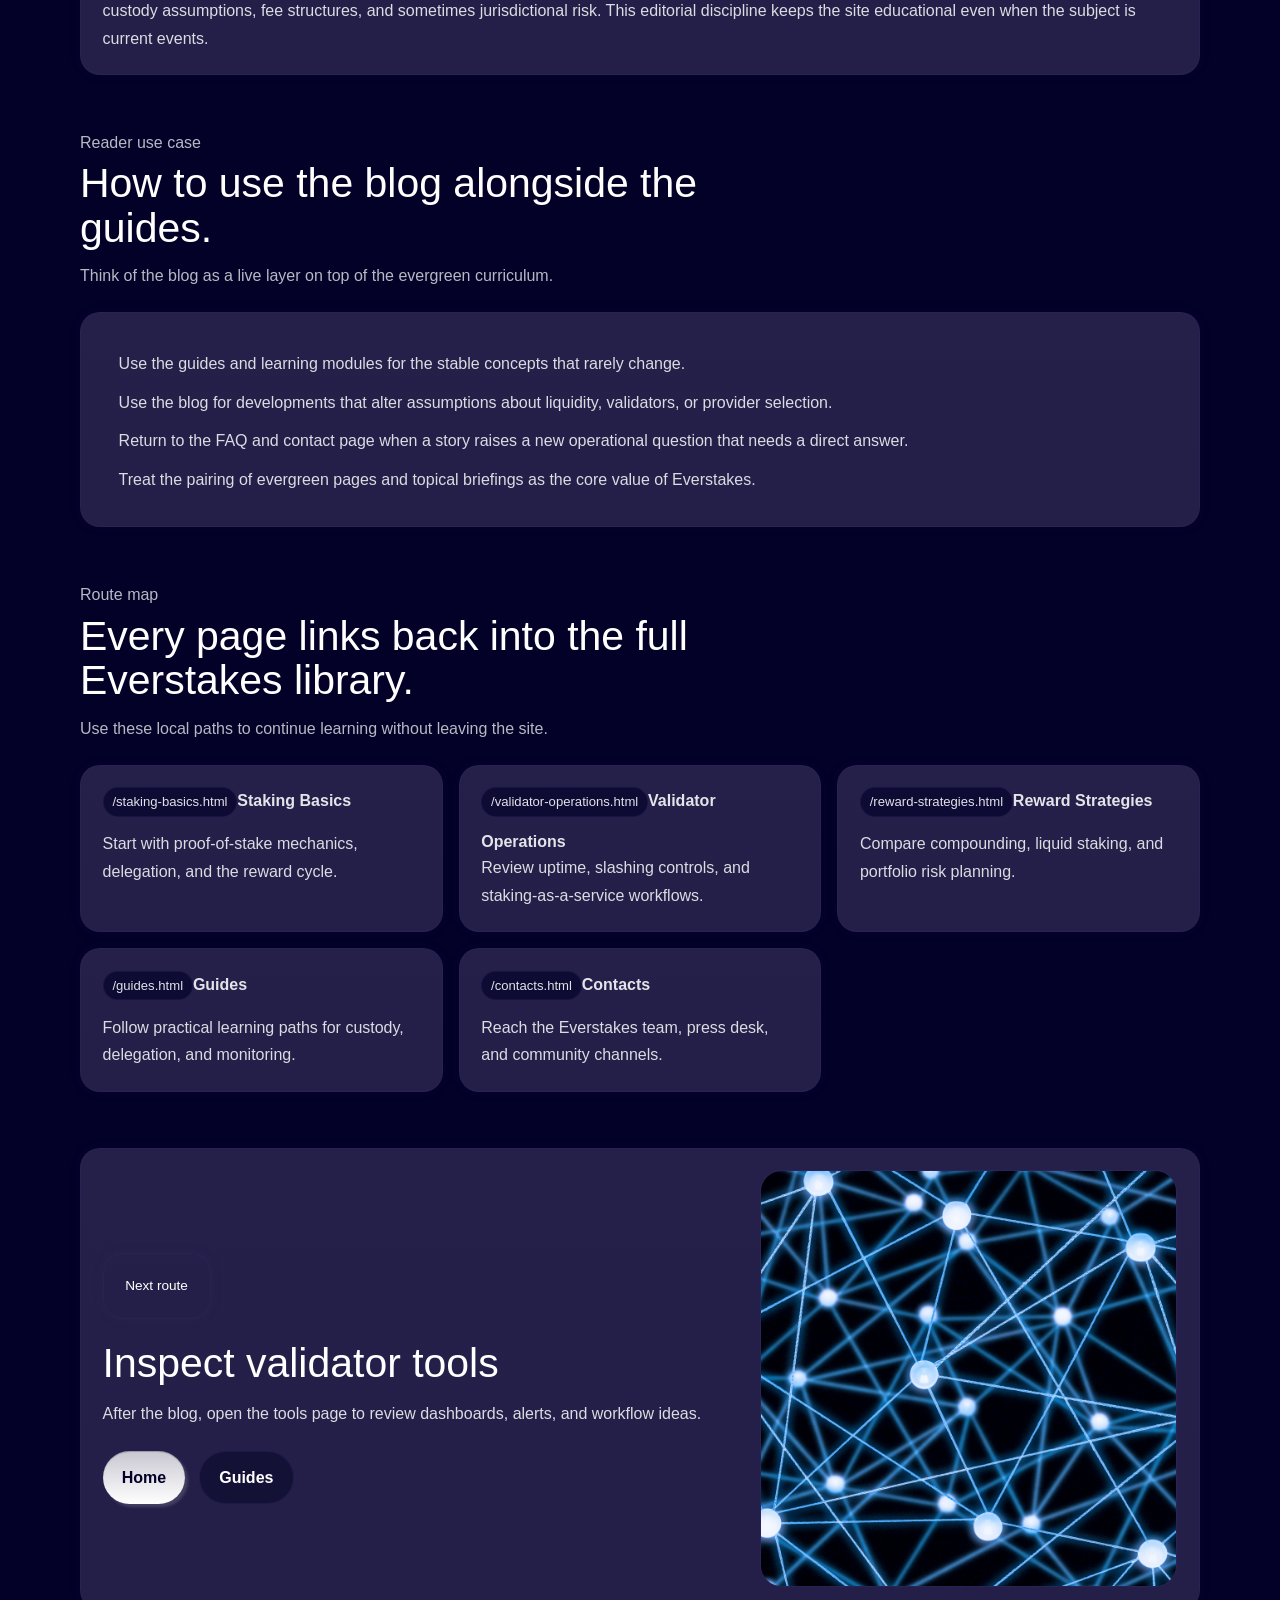
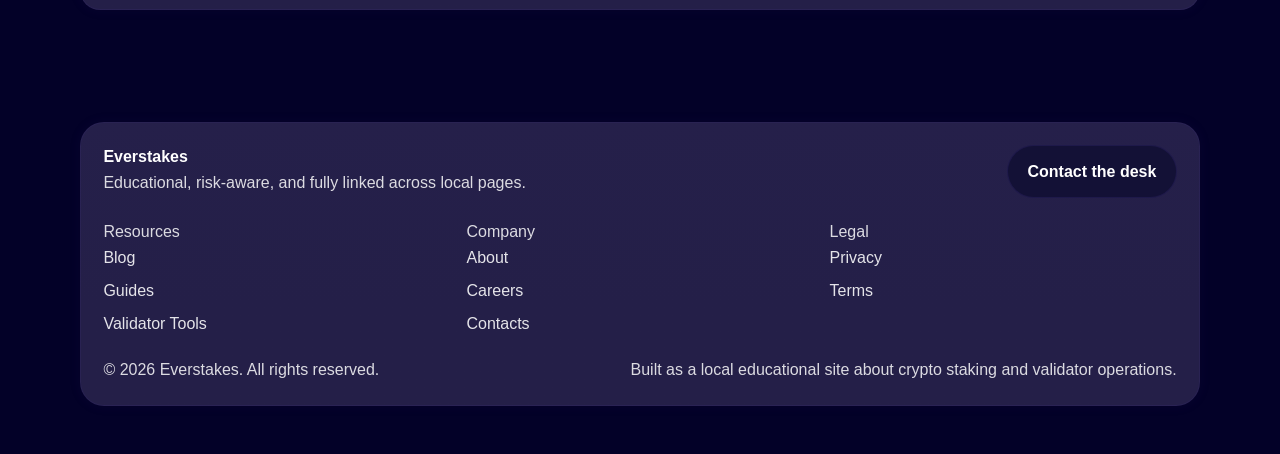
<file: stake2/blog.html>
<!DOCTYPE html>
<html lang="en">
<head>
  <meta charset="UTF-8">
  <meta name="viewport" content="width=device-width, initial-scale=1.0">
  <meta name="description" content="Everstakes editorial briefings on staking trends, risks, and ecosystem shifts.">
  <title>Blog | Everstakes</title>
  <link rel="stylesheet" href="css2.css">
  <link rel="stylesheet" href="theme.css">
  <link rel="stylesheet" href="site.css">
</head>
<body>
  <a class="skip-link" href="#main-content">Skip to content</a>
  <div class="site-shell">
    <div class="page-grid" aria-hidden="true"></div>
    
<header class="site-nav">
  <div class="container">
    <div class="nav-card card">
      <a class="brand" href="index.html">
        <strong>Everstakes</strong>
        <span class="muted">Crypto staking knowledge base</span>
      </a>
      <button class="nav-toggle" type="button" aria-expanded="false" aria-label="Toggle navigation" data-menu-toggle>☰</button>
      <nav class="nav-links" aria-label="Primary" data-nav-links><a href="index.html">Home</a><a href="about.html">About</a><a href="index.html#modules">Learning Modules</a><a href="index.html#metrics">Metrics</a><a href="index.html#faq">FAQ</a><a href="index.html#stories">Stories</a><a href="contacts.html">Contacts</a></nav>
      <a class="button primary-button text-primary-cta-text nav-cta" href="guides.html">Open Guides</a>
    </div>
  </div>
</header>

    <main id="main-content">
      <section class="hero">
        <div class="container">
          <div class="hero-card card">
            <div class="hero-copy">
              <span class="kicker card">Editorial Briefings</span>
              <h1>News and educational context belong in the same staking conversation.</h1>
              <p>Everstakes is not a market-timing site. Its blog format is built to explain why staking headlines matter to operators, delegators, and long-term learners. Instead of publishing price-driven updates, the site focuses on stories that affect validator quality, governance expectations, liquid staking adoption, and user safety. That keeps the editorial voice aligned with the rest of the learning library.</p>
              <div class="hero-actions"><a class="button primary-button text-primary-cta-text" href="index.html">Open home page</a><a class="button secondary-button" href="contacts.html">View contacts</a></div>
            </div>
            <div class="hero-media">
              <img src="sudio-shot-surprised-handsome-male-student-with-mustache-wears-round-glasses-formal-clothes_273609-8675.jpg" alt="Everstakes page visual">
              <div class="hero-badge"><div><strong>Editorial stance</strong><span class="muted">Educational, not promotional</span></div><div><strong>Coverage lens</strong><span class="muted">Risk-aware news</span></div><div><strong>Reader benefit</strong><span class="muted">Context before action</span></div></div>
            </div>
          </div>
        </div>
      </section>
      
<section class="section">
  <div class="container">
    <div class="section-head">
      <span class="eyebrow">Briefing themes</span>
      <h2>What the Everstakes newsroom follows most closely.</h2>
      <p class="muted">The strongest stories are the ones that change how a staking position should be interpreted.</p>
    </div>
    <div class="card-grid three"><article class="card"><strong>Restaking and layered yield</strong><p>When the ecosystem offers new ways to stack returns, Everstakes explains the additional dependencies, smart contract layers, and liquidity assumptions involved before discussing upside.</p></article><article class="card"><strong>Governance and tokenomics</strong><p>Changes to issuance schedules, validator incentives, and delegation policy can reshape net returns. The blog format helps readers connect protocol proposals to portfolio reality.</p></article><article class="card"><strong>Custody and service quality</strong><p>Operator incidents, exchange policy changes, and reporting upgrades matter because they affect trust, transparency, and operational resilience for delegators.</p></article></div>
  </div>
</section>

<section class="section">
  <div class="container">
    <div class="section-head">
      <span class="eyebrow">How we write</span>
      <h2>The editorial structure is designed to reduce noise.</h2>
      <p class="muted">Each post opens with the signal, then moves to consequences and practical watchpoints.</p>
    </div>
    <div class="info-card card"><p>Readers should be able to understand a staking development even if they arrive without deep protocol knowledge. That means the blog translates each topic into plain language, explains which part of the staking stack is changing, and ends with questions worth monitoring next. A governance vote is not just governance theater; it can affect issuance, validator economics, or treasury behavior. A new staking service is not just product news; it changes custody assumptions, fee structures, and sometimes jurisdictional risk. This editorial discipline keeps the site educational even when the subject is current events.</p></div>
  </div>
</section>

<section class="section">
  <div class="container">
    <div class="section-head">
      <span class="eyebrow">Reader use case</span>
      <h2>How to use the blog alongside the guides.</h2>
      <p class="muted">Think of the blog as a live layer on top of the evergreen curriculum.</p>
    </div>
    <div class="info-card card"><ul class="article-list"><li>Use the guides and learning modules for the stable concepts that rarely change.</li><li>Use the blog for developments that alter assumptions about liquidity, validators, or provider selection.</li><li>Return to the FAQ and contact page when a story raises a new operational question that needs a direct answer.</li><li>Treat the pairing of evergreen pages and topical briefings as the core value of Everstakes.</li></ul></div>
  </div>
</section>

      
<section class="section">
  <div class="container">
    <div class="section-head">
      <span class="eyebrow">Route map</span>
      <h2>Every page links back into the full Everstakes library.</h2>
      <p class="muted">Use these local paths to continue learning without leaving the site.</p>
    </div>
    <div class="route-list"><a class="route-card card" href="staking-basics.html"><span class="route-code">/staking-basics.html</span><strong>Staking Basics</strong><p>Start with proof-of-stake mechanics, delegation, and the reward cycle.</p></a><a class="route-card card" href="validator-operations.html"><span class="route-code">/validator-operations.html</span><strong>Validator Operations</strong><p>Review uptime, slashing controls, and staking-as-a-service workflows.</p></a><a class="route-card card" href="reward-strategies.html"><span class="route-code">/reward-strategies.html</span><strong>Reward Strategies</strong><p>Compare compounding, liquid staking, and portfolio risk planning.</p></a><a class="route-card card" href="guides.html"><span class="route-code">/guides.html</span><strong>Guides</strong><p>Follow practical learning paths for custody, delegation, and monitoring.</p></a><a class="route-card card" href="contacts.html"><span class="route-code">/contacts.html</span><strong>Contacts</strong><p>Reach the Everstakes team, press desk, and community channels.</p></a></div>
  </div>
</section>

      
<section class="section">
  <div class="container">
    <div class="hero-card card">
      <div class="hero-copy">
        <span class="kicker card">Next route</span>
        <h2>Inspect validator tools</h2>
        <p>After the blog, open the tools page to review dashboards, alerts, and workflow ideas.</p>
        <div class="button-row"><a class="button primary-button text-primary-cta-text" href="index.html">Home</a><a class="button secondary-button" href="guides.html">Guides</a></div>
      </div>
      <div class="hero-media">
        <img src="business-network-background-connecting-dots-technology-design_53876-160270.jpg" alt="Staking overview backdrop">
      </div>
    </div>
  </div>
</section>

    </main>
    
<footer class="footer">
  <div class="container">
    <div class="footer-card card">
      <div class="footer-top">
        <div>
          <strong>Everstakes</strong>
          <p class="footer-note">Educational, risk-aware, and fully linked across local pages.</p>
        </div>
        <a class="button secondary-button" href="contacts.html">Contact the desk</a>
      </div>
      <div class="footer-columns"><div><p class="eyebrow">Resources</p><div class="footer-links"><a href="blog.html">Blog</a><a href="guides.html">Guides</a><a href="validator-tools.html">Validator Tools</a></div></div><div><p class="eyebrow">Company</p><div class="footer-links"><a href="about.html">About</a><a href="careers.html">Careers</a><a href="contacts.html">Contacts</a></div></div><div><p class="eyebrow">Legal</p><div class="footer-links"><a href="privacy.html">Privacy</a><a href="terms.html">Terms</a></div></div></div>
      <div class="footer-bottom">
        <p class="footer-note">© <span data-current-year></span> Everstakes. All rights reserved.</p>
        <p class="footer-note">Built as a local educational site about crypto staking and validator operations.</p>
      </div>
    </div>
  </div>
</footer>
<button class="back-top primary-button" type="button" data-back-top aria-label="Back to top">↑</button>
<script src="site.js"></script>

  </div>
</body>
</html>
</file>
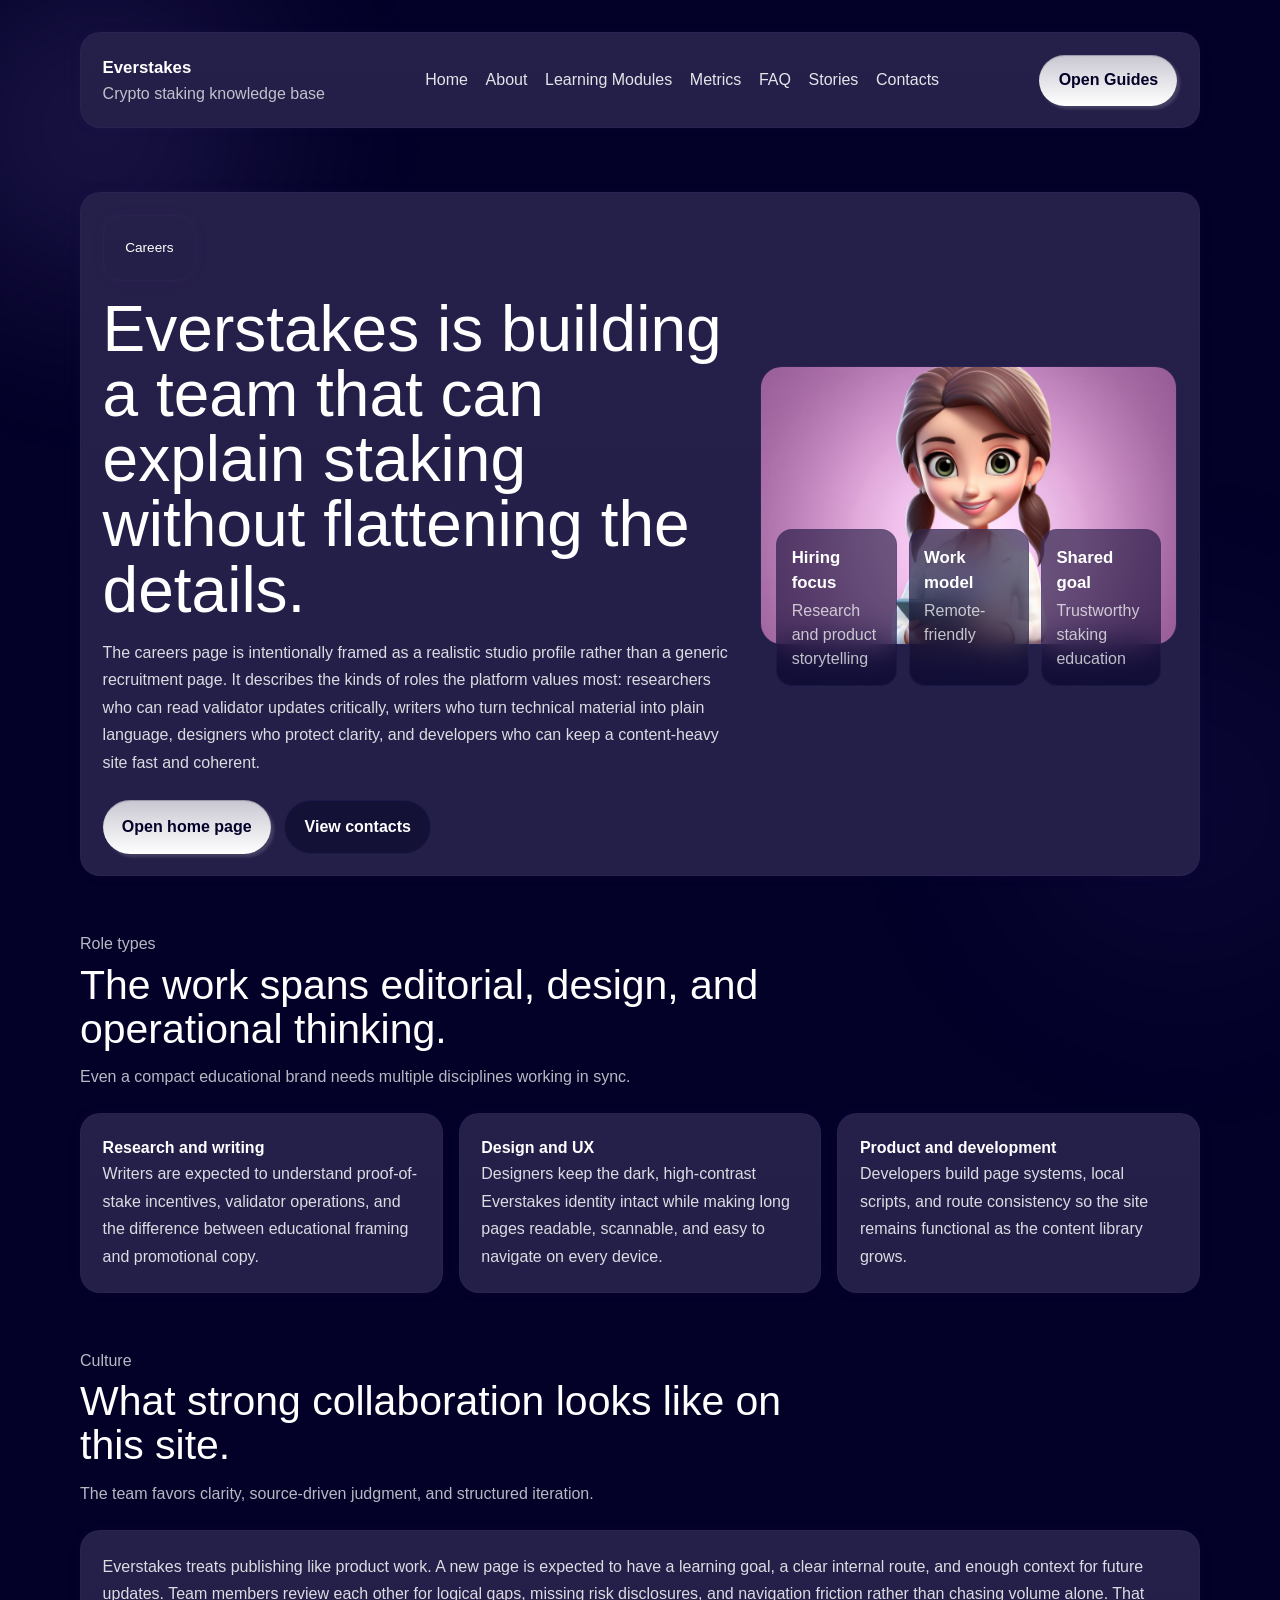
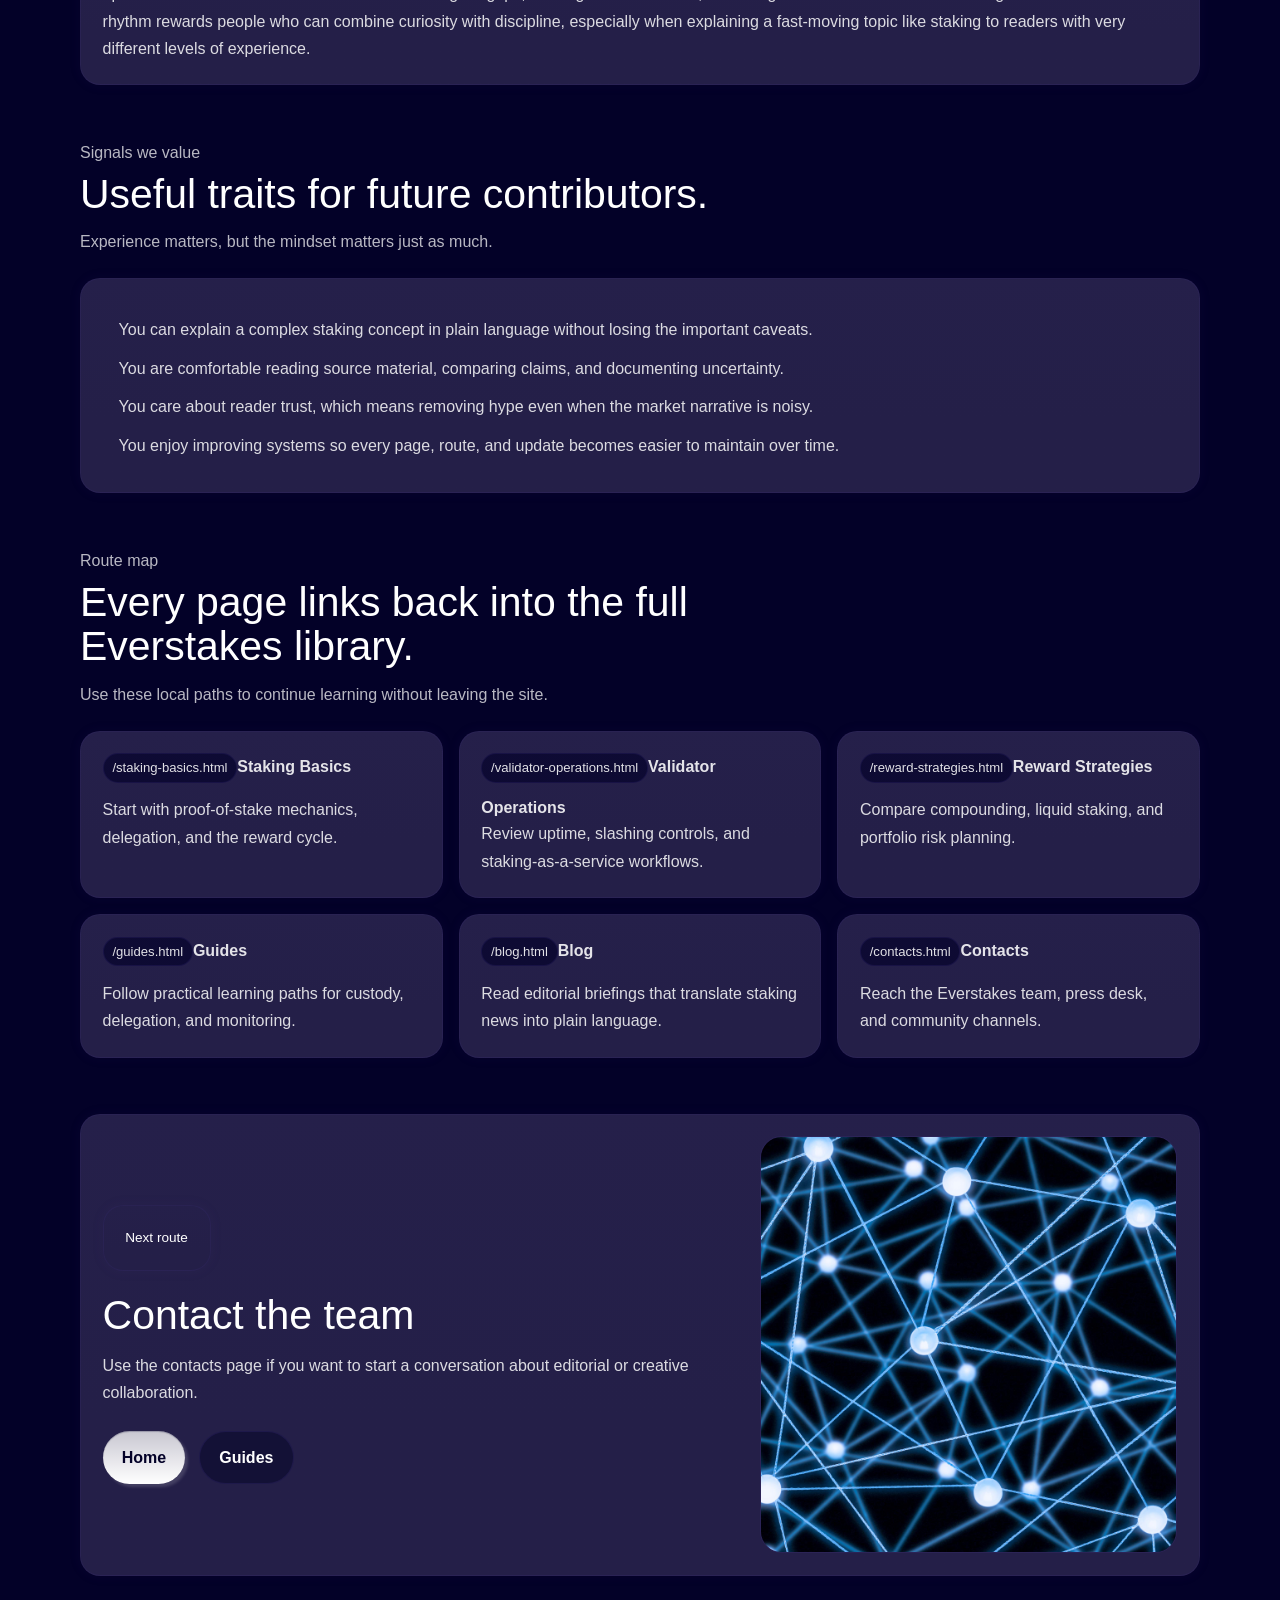
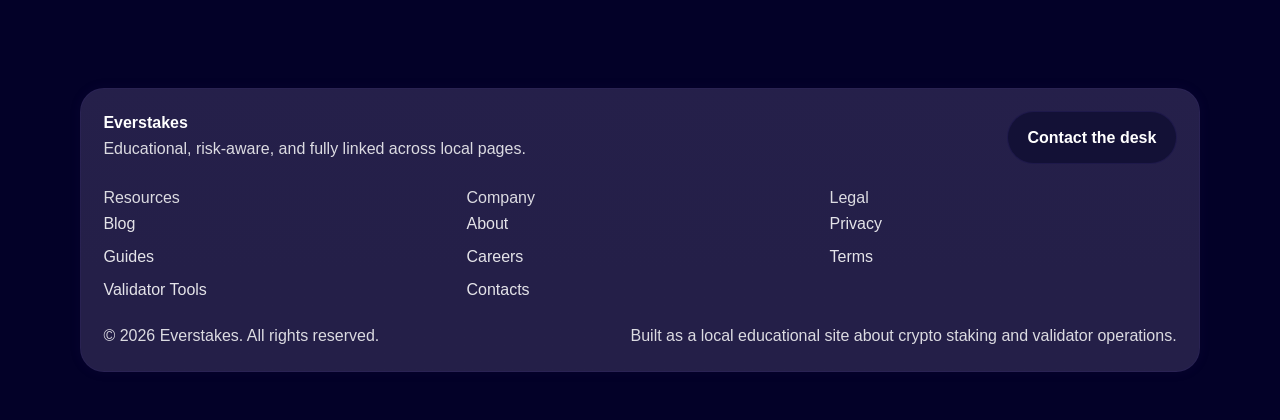
<file: stake2/careers.html>
<!DOCTYPE html>
<html lang="en">
<head>
  <meta charset="UTF-8">
  <meta name="viewport" content="width=device-width, initial-scale=1.0">
  <meta name="description" content="Learn how Everstakes thinks about roles, collaboration, and future hiring.">
  <title>Careers | Everstakes</title>
  <link rel="stylesheet" href="css2.css">
  <link rel="stylesheet" href="theme.css">
  <link rel="stylesheet" href="site.css">
</head>
<body>
  <a class="skip-link" href="#main-content">Skip to content</a>
  <div class="site-shell">
    <div class="page-grid" aria-hidden="true"></div>
    
<header class="site-nav">
  <div class="container">
    <div class="nav-card card">
      <a class="brand" href="index.html">
        <strong>Everstakes</strong>
        <span class="muted">Crypto staking knowledge base</span>
      </a>
      <button class="nav-toggle" type="button" aria-expanded="false" aria-label="Toggle navigation" data-menu-toggle>☰</button>
      <nav class="nav-links" aria-label="Primary" data-nav-links><a href="index.html">Home</a><a href="about.html">About</a><a href="index.html#modules">Learning Modules</a><a href="index.html#metrics">Metrics</a><a href="index.html#faq">FAQ</a><a href="index.html#stories">Stories</a><a href="contacts.html">Contacts</a></nav>
      <a class="button primary-button text-primary-cta-text nav-cta" href="guides.html">Open Guides</a>
    </div>
  </div>
</header>

    <main id="main-content">
      <section class="hero">
        <div class="container">
          <div class="hero-card card">
            <div class="hero-copy">
              <span class="kicker card">Careers</span>
              <h1>Everstakes is building a team that can explain staking without flattening the details.</h1>
              <p>The careers page is intentionally framed as a realistic studio profile rather than a generic recruitment page. It describes the kinds of roles the platform values most: researchers who can read validator updates critically, writers who turn technical material into plain language, designers who protect clarity, and developers who can keep a content-heavy site fast and coherent.</p>
              <div class="hero-actions"><a class="button primary-button text-primary-cta-text" href="index.html">Open home page</a><a class="button secondary-button" href="contacts.html">View contacts</a></div>
            </div>
            <div class="hero-media">
              <img src="portrait-3d-female-doctor_23-2151107446.jpg" alt="Everstakes page visual">
              <div class="hero-badge"><div><strong>Hiring focus</strong><span class="muted">Research and product storytelling</span></div><div><strong>Work model</strong><span class="muted">Remote-friendly</span></div><div><strong>Shared goal</strong><span class="muted">Trustworthy staking education</span></div></div>
            </div>
          </div>
        </div>
      </section>
      
<section class="section">
  <div class="container">
    <div class="section-head">
      <span class="eyebrow">Role types</span>
      <h2>The work spans editorial, design, and operational thinking.</h2>
      <p class="muted">Even a compact educational brand needs multiple disciplines working in sync.</p>
    </div>
    <div class="card-grid three"><article class="card"><strong>Research and writing</strong><p>Writers are expected to understand proof-of-stake incentives, validator operations, and the difference between educational framing and promotional copy.</p></article><article class="card"><strong>Design and UX</strong><p>Designers keep the dark, high-contrast Everstakes identity intact while making long pages readable, scannable, and easy to navigate on every device.</p></article><article class="card"><strong>Product and development</strong><p>Developers build page systems, local scripts, and route consistency so the site remains functional as the content library grows.</p></article></div>
  </div>
</section>

<section class="section">
  <div class="container">
    <div class="section-head">
      <span class="eyebrow">Culture</span>
      <h2>What strong collaboration looks like on this site.</h2>
      <p class="muted">The team favors clarity, source-driven judgment, and structured iteration.</p>
    </div>
    <div class="info-card card"><p>Everstakes treats publishing like product work. A new page is expected to have a learning goal, a clear internal route, and enough context for future updates. Team members review each other for logical gaps, missing risk disclosures, and navigation friction rather than chasing volume alone. That rhythm rewards people who can combine curiosity with discipline, especially when explaining a fast-moving topic like staking to readers with very different levels of experience.</p></div>
  </div>
</section>

<section class="section">
  <div class="container">
    <div class="section-head">
      <span class="eyebrow">Signals we value</span>
      <h2>Useful traits for future contributors.</h2>
      <p class="muted">Experience matters, but the mindset matters just as much.</p>
    </div>
    <div class="info-card card"><ul class="article-list"><li>You can explain a complex staking concept in plain language without losing the important caveats.</li><li>You are comfortable reading source material, comparing claims, and documenting uncertainty.</li><li>You care about reader trust, which means removing hype even when the market narrative is noisy.</li><li>You enjoy improving systems so every page, route, and update becomes easier to maintain over time.</li></ul></div>
  </div>
</section>

      
<section class="section">
  <div class="container">
    <div class="section-head">
      <span class="eyebrow">Route map</span>
      <h2>Every page links back into the full Everstakes library.</h2>
      <p class="muted">Use these local paths to continue learning without leaving the site.</p>
    </div>
    <div class="route-list"><a class="route-card card" href="staking-basics.html"><span class="route-code">/staking-basics.html</span><strong>Staking Basics</strong><p>Start with proof-of-stake mechanics, delegation, and the reward cycle.</p></a><a class="route-card card" href="validator-operations.html"><span class="route-code">/validator-operations.html</span><strong>Validator Operations</strong><p>Review uptime, slashing controls, and staking-as-a-service workflows.</p></a><a class="route-card card" href="reward-strategies.html"><span class="route-code">/reward-strategies.html</span><strong>Reward Strategies</strong><p>Compare compounding, liquid staking, and portfolio risk planning.</p></a><a class="route-card card" href="guides.html"><span class="route-code">/guides.html</span><strong>Guides</strong><p>Follow practical learning paths for custody, delegation, and monitoring.</p></a><a class="route-card card" href="blog.html"><span class="route-code">/blog.html</span><strong>Blog</strong><p>Read editorial briefings that translate staking news into plain language.</p></a><a class="route-card card" href="contacts.html"><span class="route-code">/contacts.html</span><strong>Contacts</strong><p>Reach the Everstakes team, press desk, and community channels.</p></a></div>
  </div>
</section>

      
<section class="section">
  <div class="container">
    <div class="hero-card card">
      <div class="hero-copy">
        <span class="kicker card">Next route</span>
        <h2>Contact the team</h2>
        <p>Use the contacts page if you want to start a conversation about editorial or creative collaboration.</p>
        <div class="button-row"><a class="button primary-button text-primary-cta-text" href="index.html">Home</a><a class="button secondary-button" href="guides.html">Guides</a></div>
      </div>
      <div class="hero-media">
        <img src="business-network-background-connecting-dots-technology-design_53876-160270.jpg" alt="Staking overview backdrop">
      </div>
    </div>
  </div>
</section>

    </main>
    
<footer class="footer">
  <div class="container">
    <div class="footer-card card">
      <div class="footer-top">
        <div>
          <strong>Everstakes</strong>
          <p class="footer-note">Educational, risk-aware, and fully linked across local pages.</p>
        </div>
        <a class="button secondary-button" href="contacts.html">Contact the desk</a>
      </div>
      <div class="footer-columns"><div><p class="eyebrow">Resources</p><div class="footer-links"><a href="blog.html">Blog</a><a href="guides.html">Guides</a><a href="validator-tools.html">Validator Tools</a></div></div><div><p class="eyebrow">Company</p><div class="footer-links"><a href="about.html">About</a><a href="careers.html">Careers</a><a href="contacts.html">Contacts</a></div></div><div><p class="eyebrow">Legal</p><div class="footer-links"><a href="privacy.html">Privacy</a><a href="terms.html">Terms</a></div></div></div>
      <div class="footer-bottom">
        <p class="footer-note">© <span data-current-year></span> Everstakes. All rights reserved.</p>
        <p class="footer-note">Built as a local educational site about crypto staking and validator operations.</p>
      </div>
    </div>
  </div>
</footer>
<button class="back-top primary-button" type="button" data-back-top aria-label="Back to top">↑</button>
<script src="site.js"></script>

  </div>
</body>
</html>
</file>
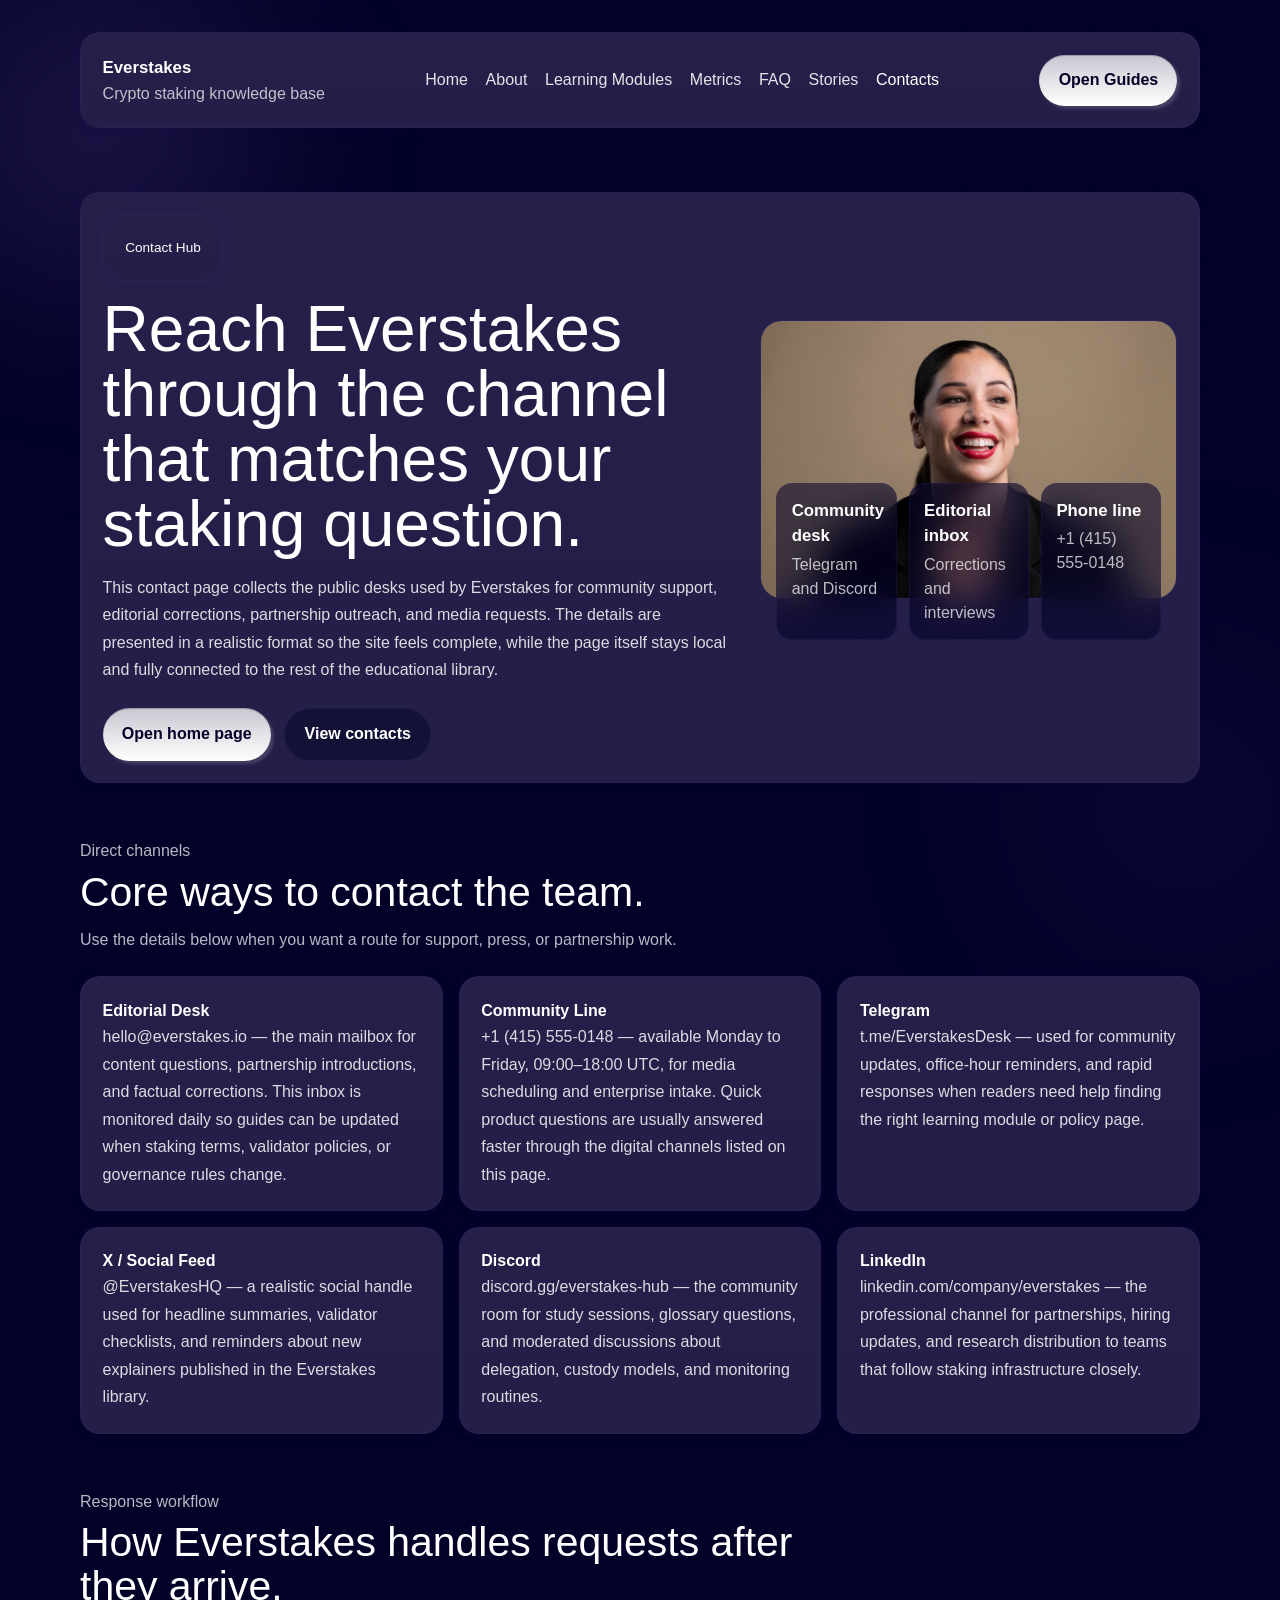
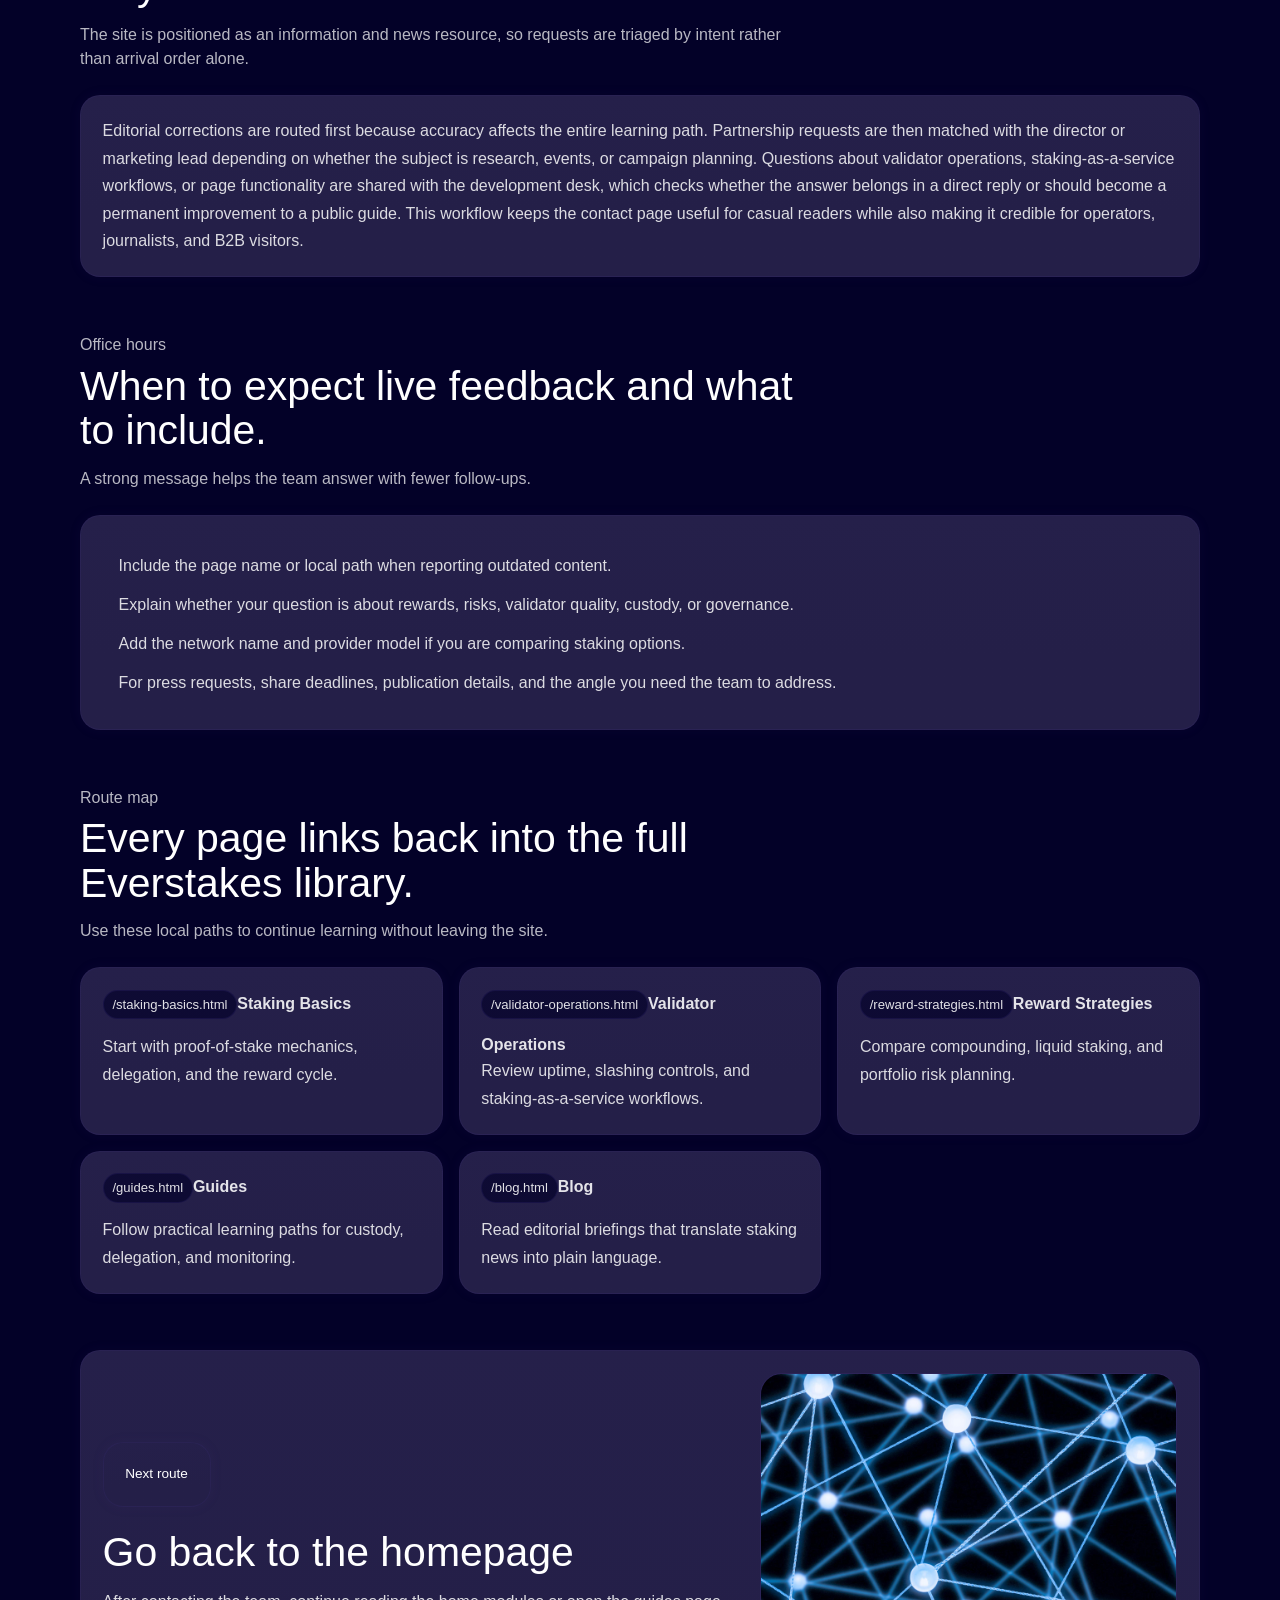
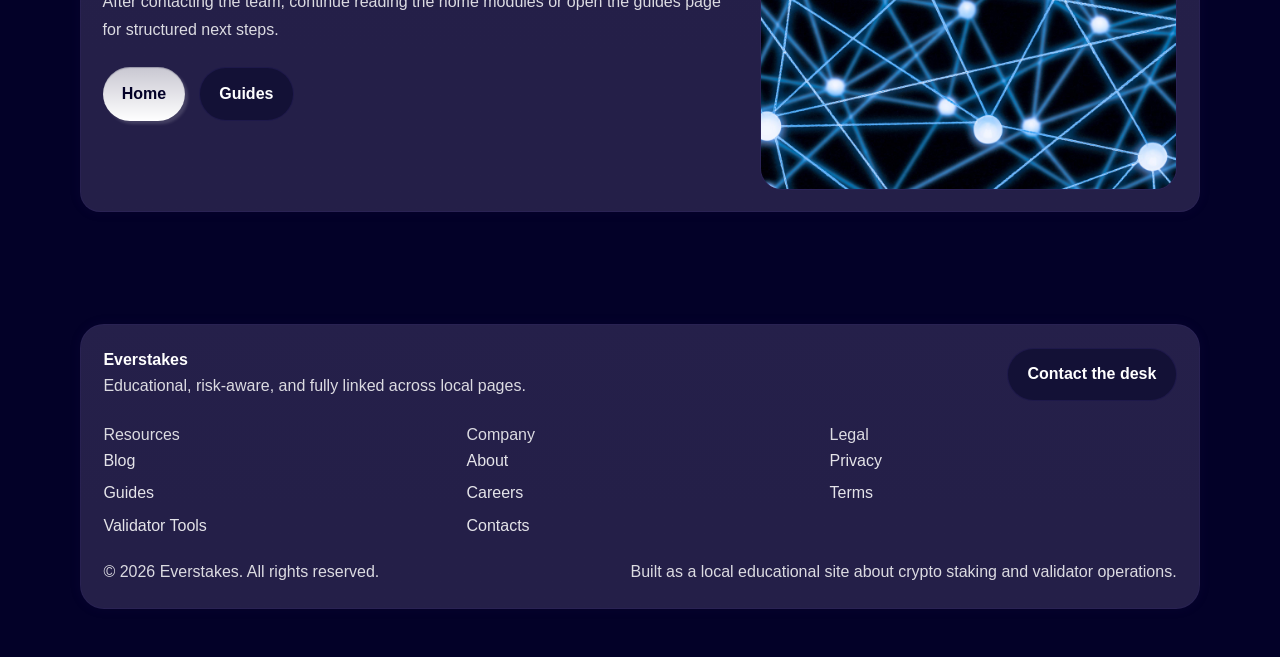
<file: stake2/contacts.html>
<!DOCTYPE html>
<html lang="en">
<head>
  <meta charset="UTF-8">
  <meta name="viewport" content="width=device-width, initial-scale=1.0">
  <meta name="description" content="Contact Everstakes through editorial, community, and partnership channels.">
  <title>Everstakes Contacts</title>
  <link rel="stylesheet" href="css2.css">
  <link rel="stylesheet" href="theme.css">
  <link rel="stylesheet" href="site.css">
</head>
<body>
  <a class="skip-link" href="#main-content">Skip to content</a>
  <div class="site-shell">
    <div class="page-grid" aria-hidden="true"></div>
    
<header class="site-nav">
  <div class="container">
    <div class="nav-card card">
      <a class="brand" href="index.html">
        <strong>Everstakes</strong>
        <span class="muted">Crypto staking knowledge base</span>
      </a>
      <button class="nav-toggle" type="button" aria-expanded="false" aria-label="Toggle navigation" data-menu-toggle>☰</button>
      <nav class="nav-links" aria-label="Primary" data-nav-links><a href="index.html">Home</a><a href="about.html">About</a><a href="index.html#modules">Learning Modules</a><a href="index.html#metrics">Metrics</a><a href="index.html#faq">FAQ</a><a href="index.html#stories">Stories</a><a href="contacts.html">Contacts</a></nav>
      <a class="button primary-button text-primary-cta-text nav-cta" href="guides.html">Open Guides</a>
    </div>
  </div>
</header>

    <main id="main-content">
      <section class="hero">
        <div class="container">
          <div class="hero-card card">
            <div class="hero-copy">
              <span class="kicker card">Contact Hub</span>
              <h1>Reach Everstakes through the channel that matches your staking question.</h1>
              <p>This contact page collects the public desks used by Everstakes for community support, editorial corrections, partnership outreach, and media requests. The details are presented in a realistic format so the site feels complete, while the page itself stays local and fully connected to the rest of the educational library.</p>
              <div class="hero-actions"><a class="button primary-button text-primary-cta-text" href="index.html">Open home page</a><a class="button secondary-button" href="contacts.html">View contacts</a></div>
            </div>
            <div class="hero-media">
              <img src="portrait-smiley-woman_23-2149022640.jpg" alt="Everstakes page visual">
              <div class="hero-badge"><div><strong>Community desk</strong><span class="muted">Telegram and Discord</span></div><div><strong>Editorial inbox</strong><span class="muted">Corrections and interviews</span></div><div><strong>Phone line</strong><span class="muted">+1 (415) 555-0148</span></div></div>
            </div>
          </div>
        </div>
      </section>
      
<section class="section">
  <div class="container">
    <div class="section-head">
      <span class="eyebrow">Direct channels</span>
      <h2>Core ways to contact the team.</h2>
      <p class="muted">Use the details below when you want a route for support, press, or partnership work.</p>
    </div>
    <div class="card-grid three"><article class="card"><strong>Editorial Desk</strong><p>hello@everstakes.io — the main mailbox for content questions, partnership introductions, and factual corrections. This inbox is monitored daily so guides can be updated when staking terms, validator policies, or governance rules change.</p></article><article class="card"><strong>Community Line</strong><p>+1 (415) 555-0148 — available Monday to Friday, 09:00–18:00 UTC, for media scheduling and enterprise intake. Quick product questions are usually answered faster through the digital channels listed on this page.</p></article><article class="card"><strong>Telegram</strong><p>t.me/EverstakesDesk — used for community updates, office-hour reminders, and rapid responses when readers need help finding the right learning module or policy page.</p></article><article class="card"><strong>X / Social Feed</strong><p>@EverstakesHQ — a realistic social handle used for headline summaries, validator checklists, and reminders about new explainers published in the Everstakes library.</p></article><article class="card"><strong>Discord</strong><p>discord.gg/everstakes-hub — the community room for study sessions, glossary questions, and moderated discussions about delegation, custody models, and monitoring routines.</p></article><article class="card"><strong>LinkedIn</strong><p>linkedin.com/company/everstakes — the professional channel for partnerships, hiring updates, and research distribution to teams that follow staking infrastructure closely.</p></article></div>
  </div>
</section>

<section class="section">
  <div class="container">
    <div class="section-head">
      <span class="eyebrow">Response workflow</span>
      <h2>How Everstakes handles requests after they arrive.</h2>
      <p class="muted">The site is positioned as an information and news resource, so requests are triaged by intent rather than arrival order alone.</p>
    </div>
    <div class="info-card card"><p>Editorial corrections are routed first because accuracy affects the entire learning path. Partnership requests are then matched with the director or marketing lead depending on whether the subject is research, events, or campaign planning. Questions about validator operations, staking-as-a-service workflows, or page functionality are shared with the development desk, which checks whether the answer belongs in a direct reply or should become a permanent improvement to a public guide. This workflow keeps the contact page useful for casual readers while also making it credible for operators, journalists, and B2B visitors.</p></div>
  </div>
</section>

<section class="section">
  <div class="container">
    <div class="section-head">
      <span class="eyebrow">Office hours</span>
      <h2>When to expect live feedback and what to include.</h2>
      <p class="muted">A strong message helps the team answer with fewer follow-ups.</p>
    </div>
    <div class="info-card card"><ul class="article-list"><li>Include the page name or local path when reporting outdated content.</li><li>Explain whether your question is about rewards, risks, validator quality, custody, or governance.</li><li>Add the network name and provider model if you are comparing staking options.</li><li>For press requests, share deadlines, publication details, and the angle you need the team to address.</li></ul></div>
  </div>
</section>

      
<section class="section">
  <div class="container">
    <div class="section-head">
      <span class="eyebrow">Route map</span>
      <h2>Every page links back into the full Everstakes library.</h2>
      <p class="muted">Use these local paths to continue learning without leaving the site.</p>
    </div>
    <div class="route-list"><a class="route-card card" href="staking-basics.html"><span class="route-code">/staking-basics.html</span><strong>Staking Basics</strong><p>Start with proof-of-stake mechanics, delegation, and the reward cycle.</p></a><a class="route-card card" href="validator-operations.html"><span class="route-code">/validator-operations.html</span><strong>Validator Operations</strong><p>Review uptime, slashing controls, and staking-as-a-service workflows.</p></a><a class="route-card card" href="reward-strategies.html"><span class="route-code">/reward-strategies.html</span><strong>Reward Strategies</strong><p>Compare compounding, liquid staking, and portfolio risk planning.</p></a><a class="route-card card" href="guides.html"><span class="route-code">/guides.html</span><strong>Guides</strong><p>Follow practical learning paths for custody, delegation, and monitoring.</p></a><a class="route-card card" href="blog.html"><span class="route-code">/blog.html</span><strong>Blog</strong><p>Read editorial briefings that translate staking news into plain language.</p></a></div>
  </div>
</section>

      
<section class="section">
  <div class="container">
    <div class="hero-card card">
      <div class="hero-copy">
        <span class="kicker card">Next route</span>
        <h2>Go back to the homepage</h2>
        <p>After contacting the team, continue reading the home modules or open the guides page for structured next steps.</p>
        <div class="button-row"><a class="button primary-button text-primary-cta-text" href="index.html">Home</a><a class="button secondary-button" href="guides.html">Guides</a></div>
      </div>
      <div class="hero-media">
        <img src="business-network-background-connecting-dots-technology-design_53876-160270.jpg" alt="Staking overview backdrop">
      </div>
    </div>
  </div>
</section>

    </main>
    
<footer class="footer">
  <div class="container">
    <div class="footer-card card">
      <div class="footer-top">
        <div>
          <strong>Everstakes</strong>
          <p class="footer-note">Educational, risk-aware, and fully linked across local pages.</p>
        </div>
        <a class="button secondary-button" href="contacts.html">Contact the desk</a>
      </div>
      <div class="footer-columns"><div><p class="eyebrow">Resources</p><div class="footer-links"><a href="blog.html">Blog</a><a href="guides.html">Guides</a><a href="validator-tools.html">Validator Tools</a></div></div><div><p class="eyebrow">Company</p><div class="footer-links"><a href="about.html">About</a><a href="careers.html">Careers</a><a href="contacts.html">Contacts</a></div></div><div><p class="eyebrow">Legal</p><div class="footer-links"><a href="privacy.html">Privacy</a><a href="terms.html">Terms</a></div></div></div>
      <div class="footer-bottom">
        <p class="footer-note">© <span data-current-year></span> Everstakes. All rights reserved.</p>
        <p class="footer-note">Built as a local educational site about crypto staking and validator operations.</p>
      </div>
    </div>
  </div>
</footer>
<button class="back-top primary-button" type="button" data-back-top aria-label="Back to top">↑</button>
<script src="site.js"></script>

  </div>
</body>
</html>
</file>
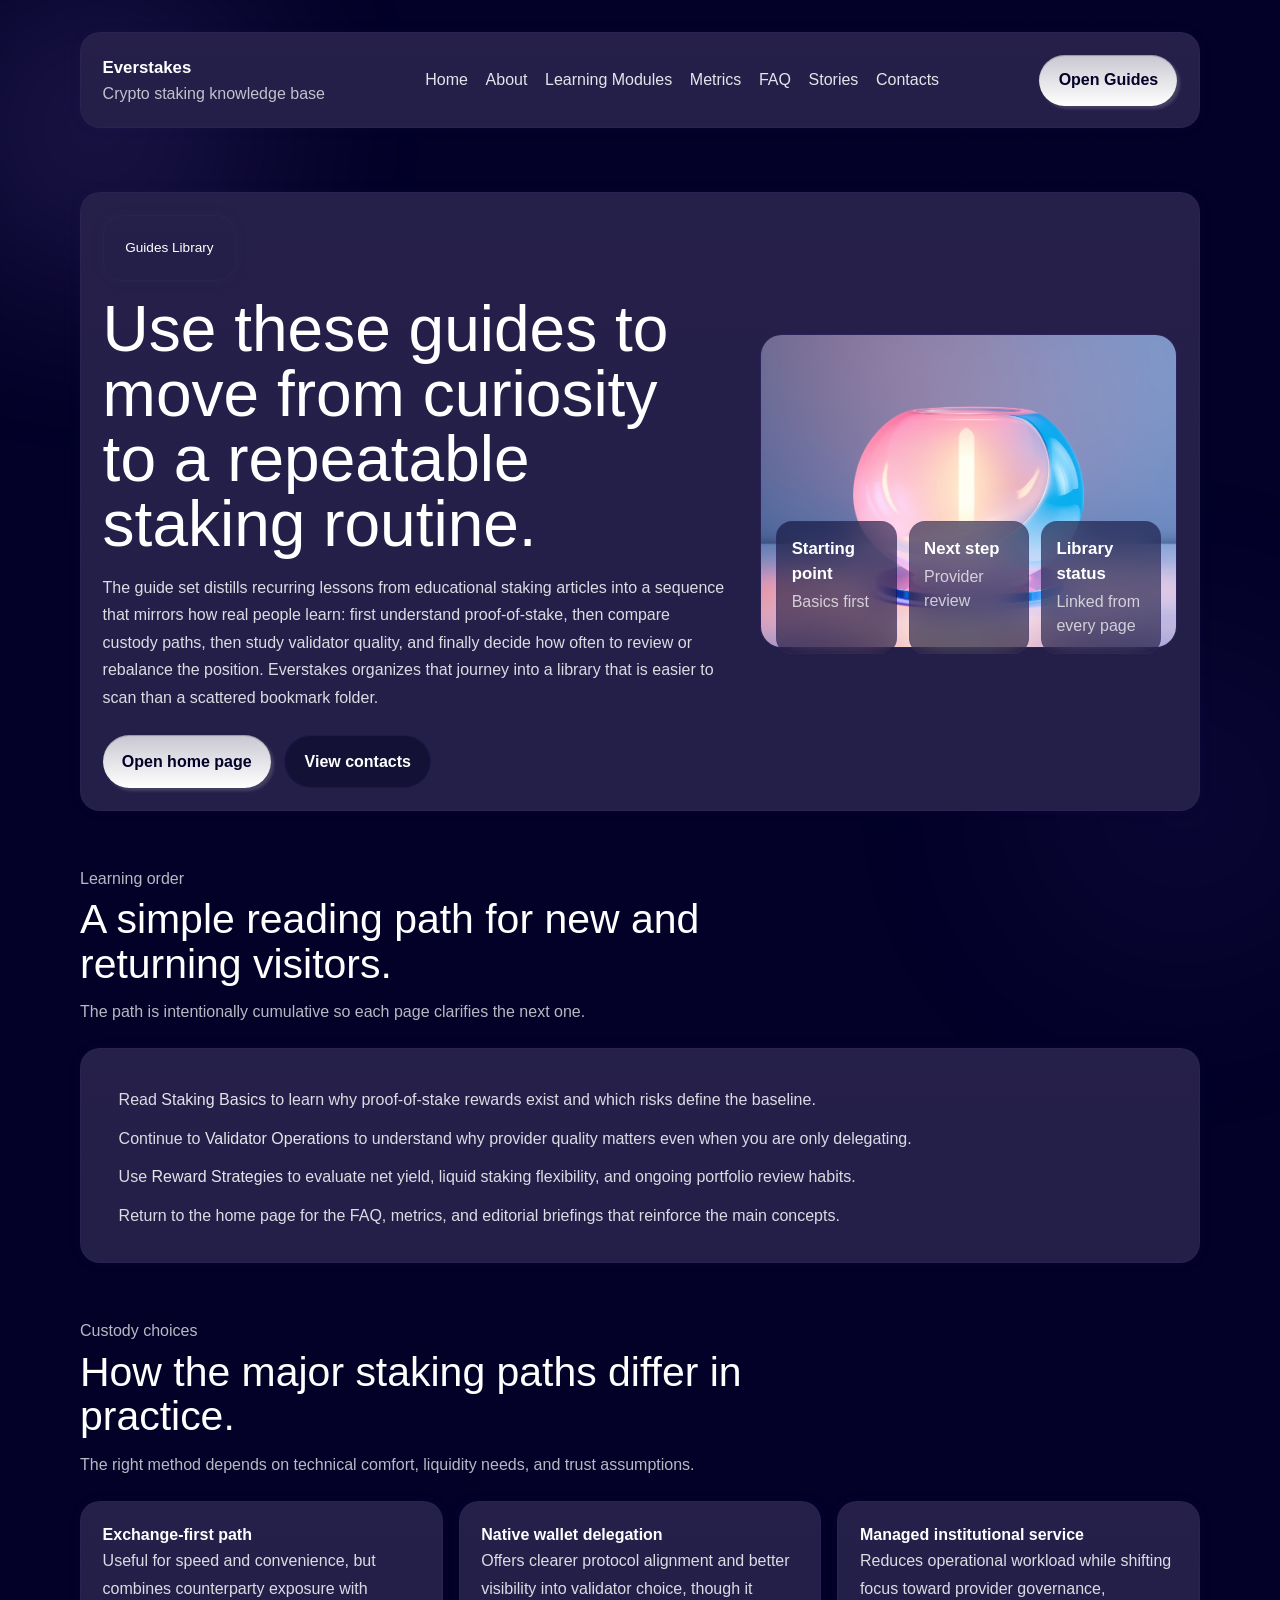
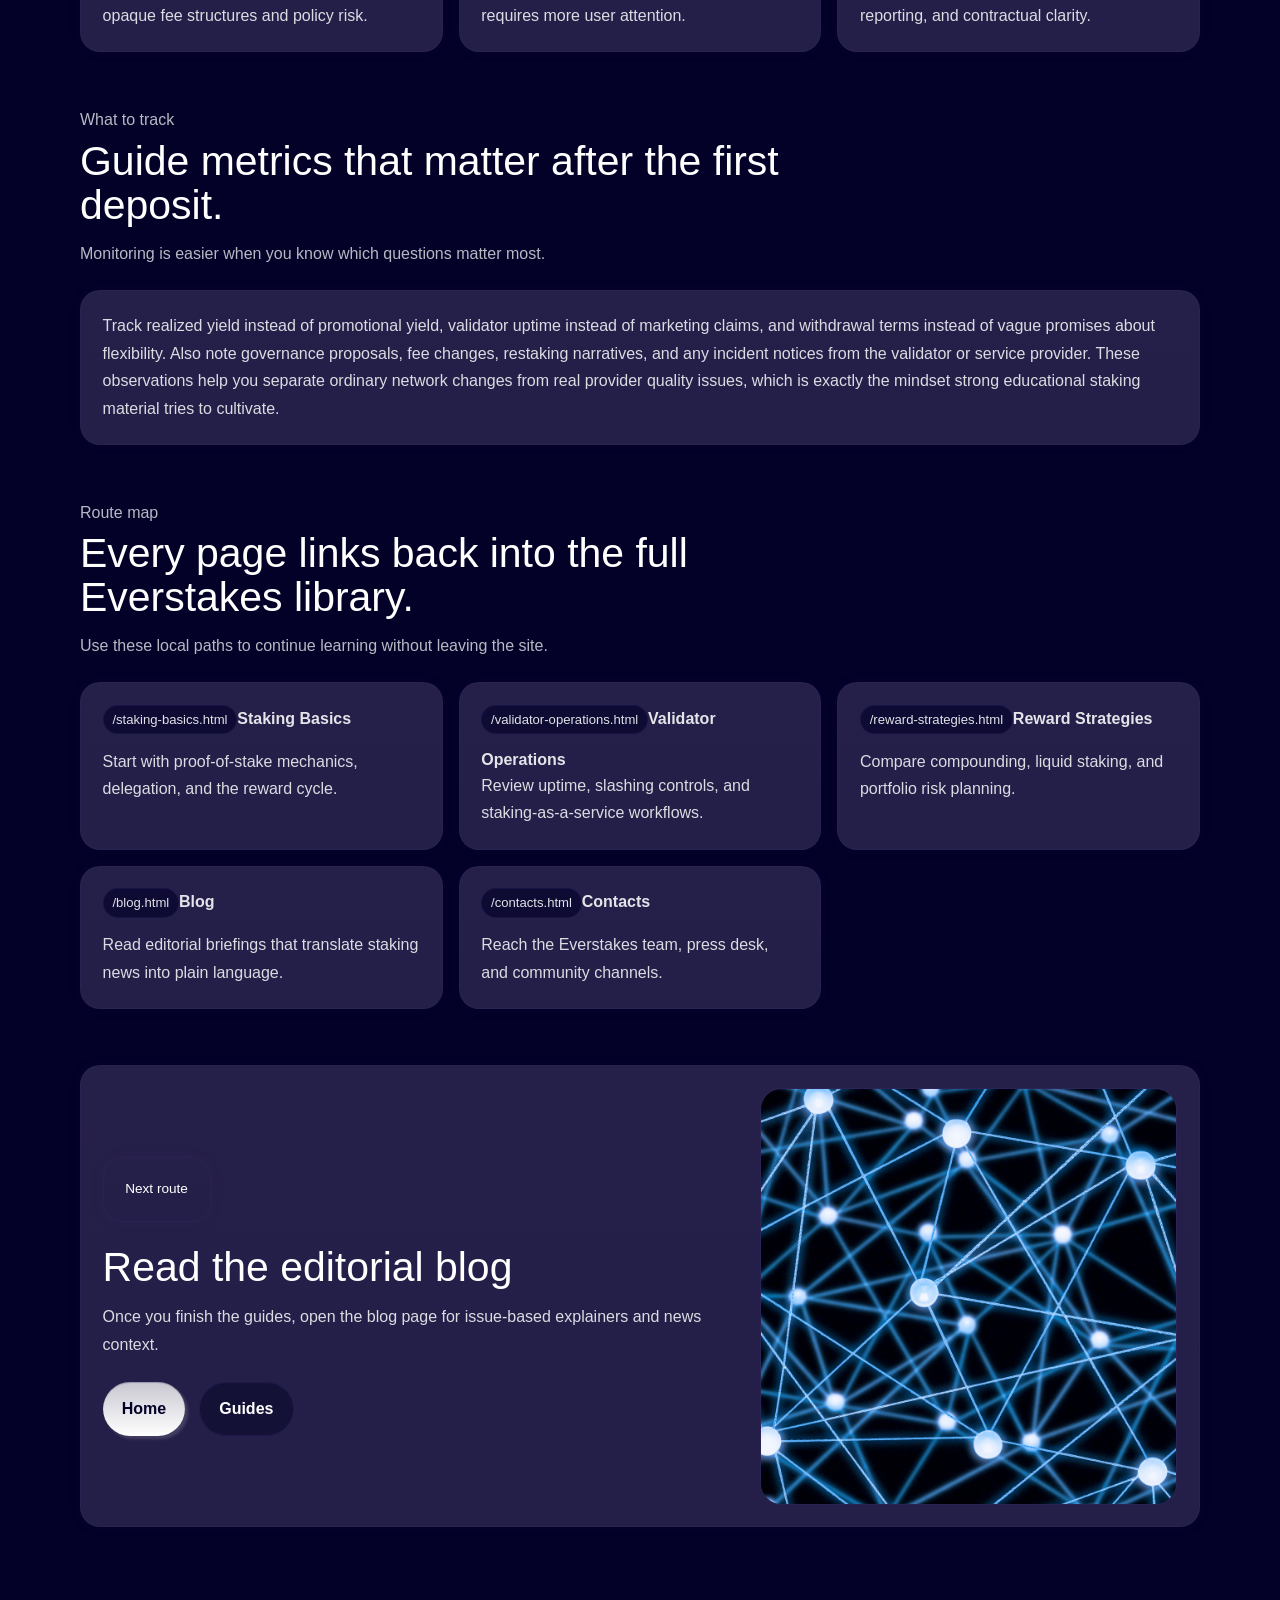
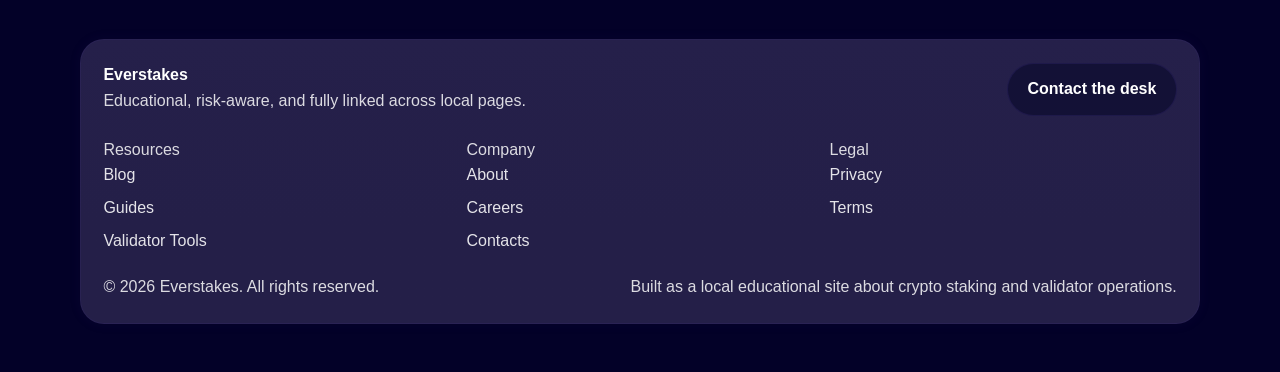
<file: stake2/guides.html>
<!DOCTYPE html>
<html lang="en">
<head>
  <meta charset="UTF-8">
  <meta name="viewport" content="width=device-width, initial-scale=1.0">
  <meta name="description" content="Practical staking guides for learning order, custody choices, and validator review.">
  <title>Guides | Everstakes</title>
  <link rel="stylesheet" href="css2.css">
  <link rel="stylesheet" href="theme.css">
  <link rel="stylesheet" href="site.css">
</head>
<body>
  <a class="skip-link" href="#main-content">Skip to content</a>
  <div class="site-shell">
    <div class="page-grid" aria-hidden="true"></div>
    
<header class="site-nav">
  <div class="container">
    <div class="nav-card card">
      <a class="brand" href="index.html">
        <strong>Everstakes</strong>
        <span class="muted">Crypto staking knowledge base</span>
      </a>
      <button class="nav-toggle" type="button" aria-expanded="false" aria-label="Toggle navigation" data-menu-toggle>☰</button>
      <nav class="nav-links" aria-label="Primary" data-nav-links><a href="index.html">Home</a><a href="about.html">About</a><a href="index.html#modules">Learning Modules</a><a href="index.html#metrics">Metrics</a><a href="index.html#faq">FAQ</a><a href="index.html#stories">Stories</a><a href="contacts.html">Contacts</a></nav>
      <a class="button primary-button text-primary-cta-text nav-cta" href="guides.html">Open Guides</a>
    </div>
  </div>
</header>

    <main id="main-content">
      <section class="hero">
        <div class="container">
          <div class="hero-card card">
            <div class="hero-copy">
              <span class="kicker card">Guides Library</span>
              <h1>Use these guides to move from curiosity to a repeatable staking routine.</h1>
              <p>The guide set distills recurring lessons from educational staking articles into a sequence that mirrors how real people learn: first understand proof-of-stake, then compare custody paths, then study validator quality, and finally decide how often to review or rebalance the position. Everstakes organizes that journey into a library that is easier to scan than a scattered bookmark folder.</p>
              <div class="hero-actions"><a class="button primary-button text-primary-cta-text" href="index.html">Open home page</a><a class="button secondary-button" href="contacts.html">View contacts</a></div>
            </div>
            <div class="hero-media">
              <img src="digital-art-interior-lamp-design_23-2151153929.jpg" alt="Everstakes page visual">
              <div class="hero-badge"><div><strong>Starting point</strong><span class="muted">Basics first</span></div><div><strong>Next step</strong><span class="muted">Provider review</span></div><div><strong>Library status</strong><span class="muted">Linked from every page</span></div></div>
            </div>
          </div>
        </div>
      </section>
      
<section class="section">
  <div class="container">
    <div class="section-head">
      <span class="eyebrow">Learning order</span>
      <h2>A simple reading path for new and returning visitors.</h2>
      <p class="muted">The path is intentionally cumulative so each page clarifies the next one.</p>
    </div>
    <div class="info-card card"><ul class="timeline"><li>Read <a class="inline-link" href="staking-basics.html">Staking Basics</a> to learn why proof-of-stake rewards exist and which risks define the baseline.</li><li>Continue to <a class="inline-link" href="validator-operations.html">Validator Operations</a> to understand why provider quality matters even when you are only delegating.</li><li>Use <a class="inline-link" href="reward-strategies.html">Reward Strategies</a> to evaluate net yield, liquid staking flexibility, and ongoing portfolio review habits.</li><li>Return to the home page for the FAQ, metrics, and editorial briefings that reinforce the main concepts.</li></ul></div>
  </div>
</section>

<section class="section">
  <div class="container">
    <div class="section-head">
      <span class="eyebrow">Custody choices</span>
      <h2>How the major staking paths differ in practice.</h2>
      <p class="muted">The right method depends on technical comfort, liquidity needs, and trust assumptions.</p>
    </div>
    <div class="card-grid three"><article class="card"><strong>Exchange-first path</strong><p>Useful for speed and convenience, but combines counterparty exposure with opaque fee structures and policy risk.</p></article><article class="card"><strong>Native wallet delegation</strong><p>Offers clearer protocol alignment and better visibility into validator choice, though it requires more user attention.</p></article><article class="card"><strong>Managed institutional service</strong><p>Reduces operational workload while shifting focus toward provider governance, reporting, and contractual clarity.</p></article></div>
  </div>
</section>

<section class="section">
  <div class="container">
    <div class="section-head">
      <span class="eyebrow">What to track</span>
      <h2>Guide metrics that matter after the first deposit.</h2>
      <p class="muted">Monitoring is easier when you know which questions matter most.</p>
    </div>
    <div class="info-card card"><p>Track realized yield instead of promotional yield, validator uptime instead of marketing claims, and withdrawal terms instead of vague promises about flexibility. Also note governance proposals, fee changes, restaking narratives, and any incident notices from the validator or service provider. These observations help you separate ordinary network changes from real provider quality issues, which is exactly the mindset strong educational staking material tries to cultivate.</p></div>
  </div>
</section>

      
<section class="section">
  <div class="container">
    <div class="section-head">
      <span class="eyebrow">Route map</span>
      <h2>Every page links back into the full Everstakes library.</h2>
      <p class="muted">Use these local paths to continue learning without leaving the site.</p>
    </div>
    <div class="route-list"><a class="route-card card" href="staking-basics.html"><span class="route-code">/staking-basics.html</span><strong>Staking Basics</strong><p>Start with proof-of-stake mechanics, delegation, and the reward cycle.</p></a><a class="route-card card" href="validator-operations.html"><span class="route-code">/validator-operations.html</span><strong>Validator Operations</strong><p>Review uptime, slashing controls, and staking-as-a-service workflows.</p></a><a class="route-card card" href="reward-strategies.html"><span class="route-code">/reward-strategies.html</span><strong>Reward Strategies</strong><p>Compare compounding, liquid staking, and portfolio risk planning.</p></a><a class="route-card card" href="blog.html"><span class="route-code">/blog.html</span><strong>Blog</strong><p>Read editorial briefings that translate staking news into plain language.</p></a><a class="route-card card" href="contacts.html"><span class="route-code">/contacts.html</span><strong>Contacts</strong><p>Reach the Everstakes team, press desk, and community channels.</p></a></div>
  </div>
</section>

      
<section class="section">
  <div class="container">
    <div class="hero-card card">
      <div class="hero-copy">
        <span class="kicker card">Next route</span>
        <h2>Read the editorial blog</h2>
        <p>Once you finish the guides, open the blog page for issue-based explainers and news context.</p>
        <div class="button-row"><a class="button primary-button text-primary-cta-text" href="index.html">Home</a><a class="button secondary-button" href="guides.html">Guides</a></div>
      </div>
      <div class="hero-media">
        <img src="business-network-background-connecting-dots-technology-design_53876-160270.jpg" alt="Staking overview backdrop">
      </div>
    </div>
  </div>
</section>

    </main>
    
<footer class="footer">
  <div class="container">
    <div class="footer-card card">
      <div class="footer-top">
        <div>
          <strong>Everstakes</strong>
          <p class="footer-note">Educational, risk-aware, and fully linked across local pages.</p>
        </div>
        <a class="button secondary-button" href="contacts.html">Contact the desk</a>
      </div>
      <div class="footer-columns"><div><p class="eyebrow">Resources</p><div class="footer-links"><a href="blog.html">Blog</a><a href="guides.html">Guides</a><a href="validator-tools.html">Validator Tools</a></div></div><div><p class="eyebrow">Company</p><div class="footer-links"><a href="about.html">About</a><a href="careers.html">Careers</a><a href="contacts.html">Contacts</a></div></div><div><p class="eyebrow">Legal</p><div class="footer-links"><a href="privacy.html">Privacy</a><a href="terms.html">Terms</a></div></div></div>
      <div class="footer-bottom">
        <p class="footer-note">© <span data-current-year></span> Everstakes. All rights reserved.</p>
        <p class="footer-note">Built as a local educational site about crypto staking and validator operations.</p>
      </div>
    </div>
  </div>
</footer>
<button class="back-top primary-button" type="button" data-back-top aria-label="Back to top">↑</button>
<script src="site.js"></script>

  </div>
</body>
</html>
</file>
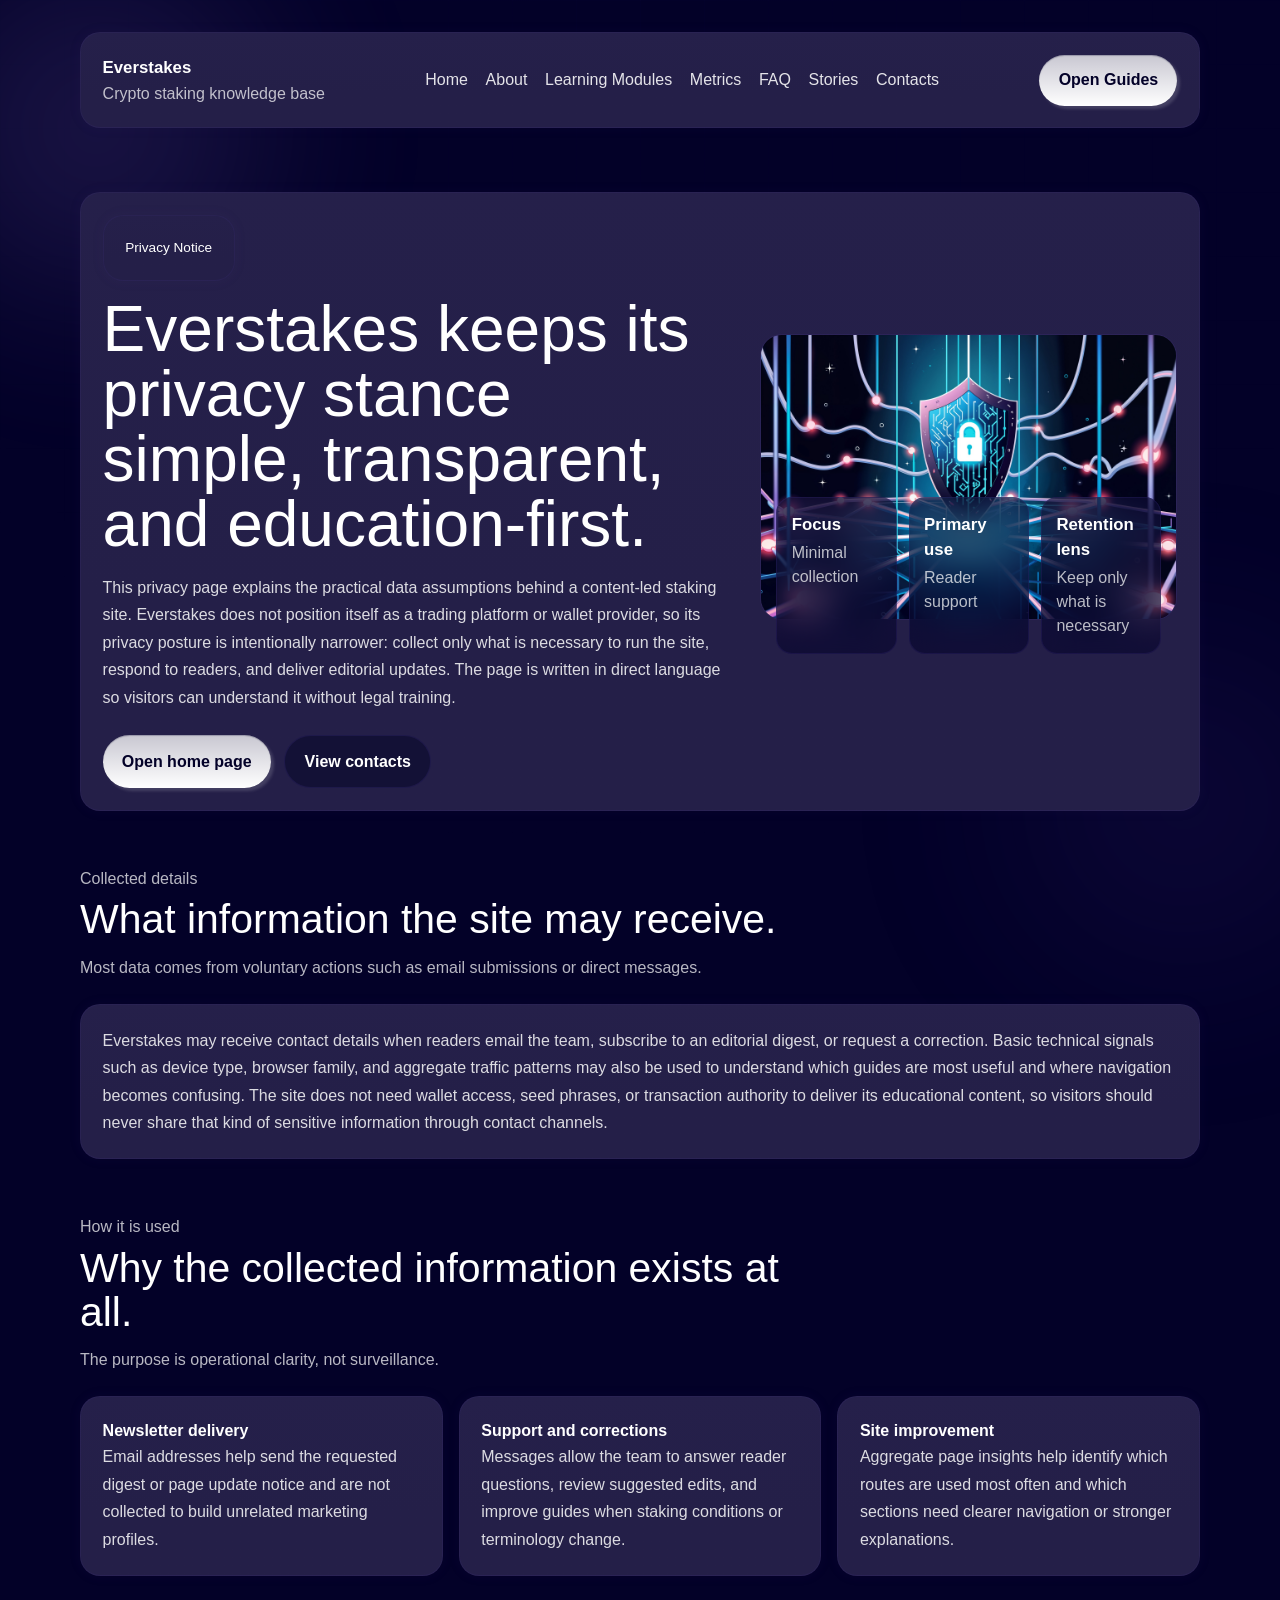
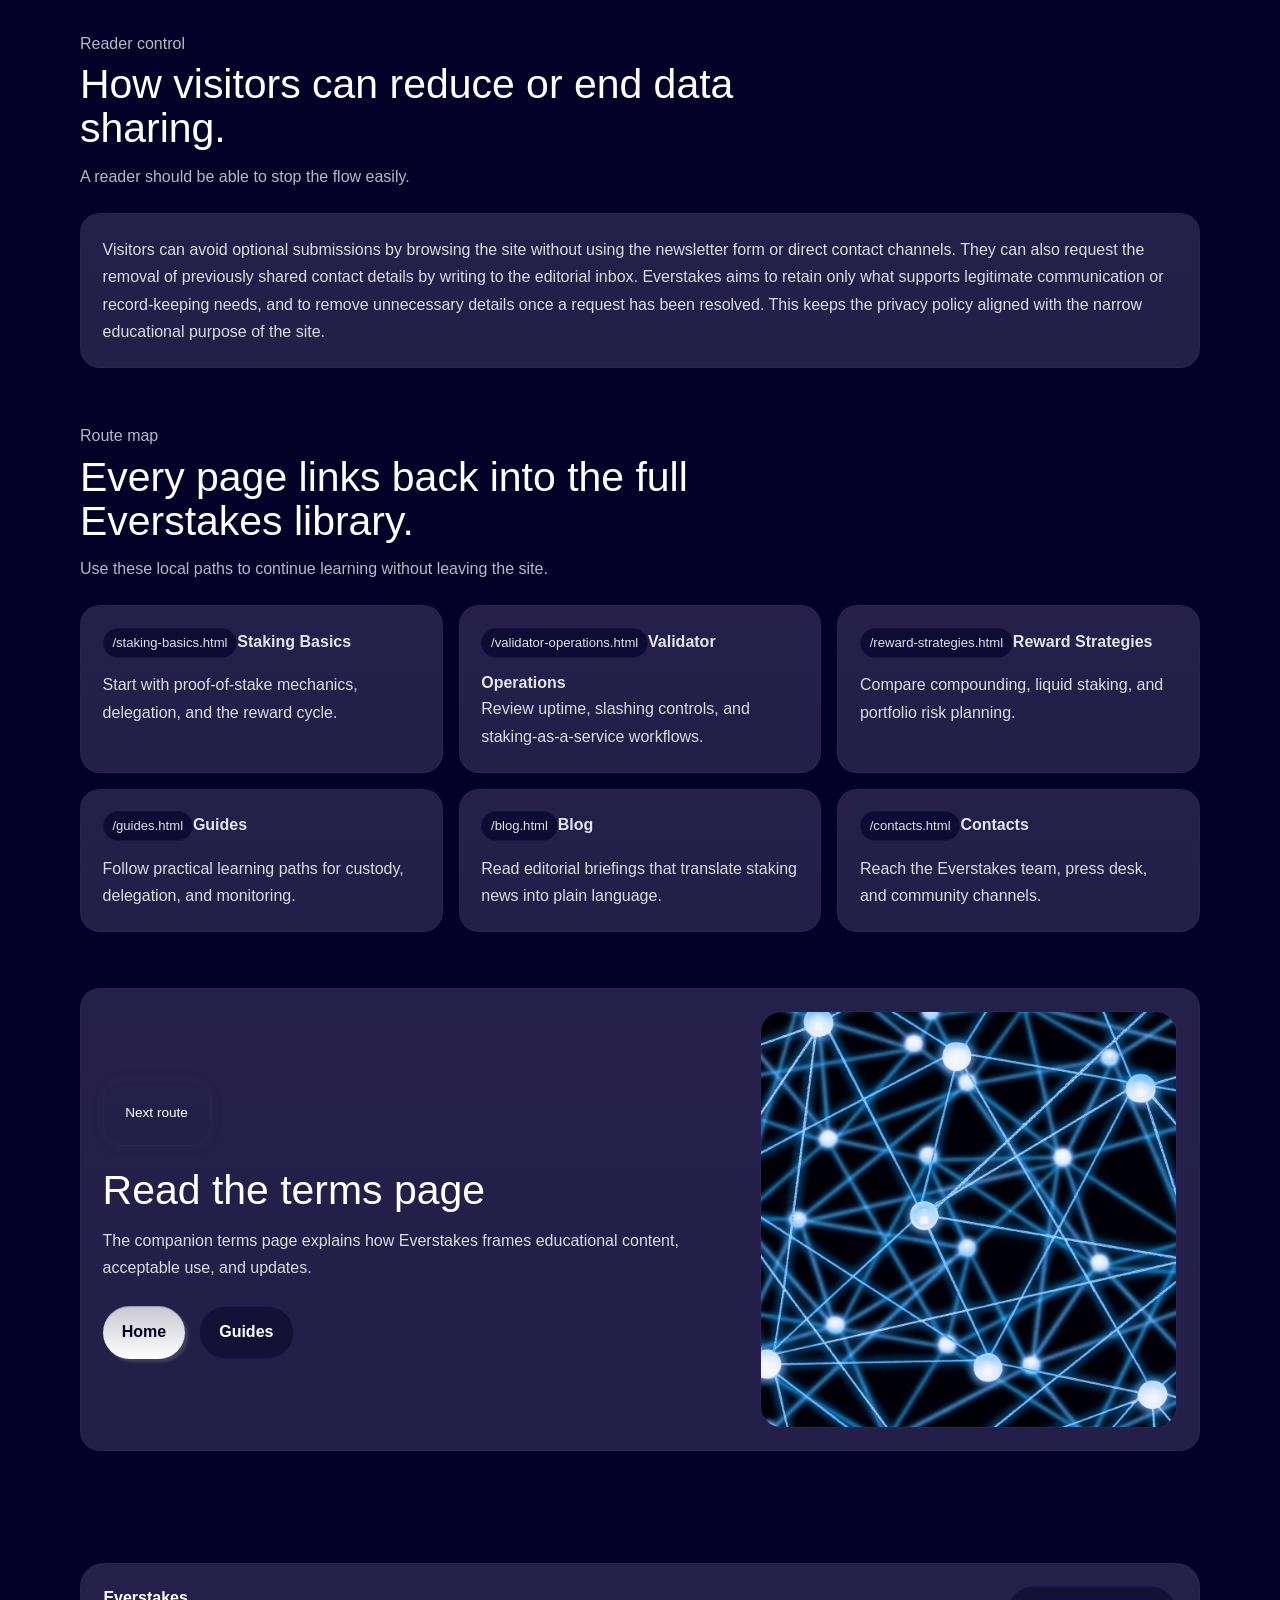
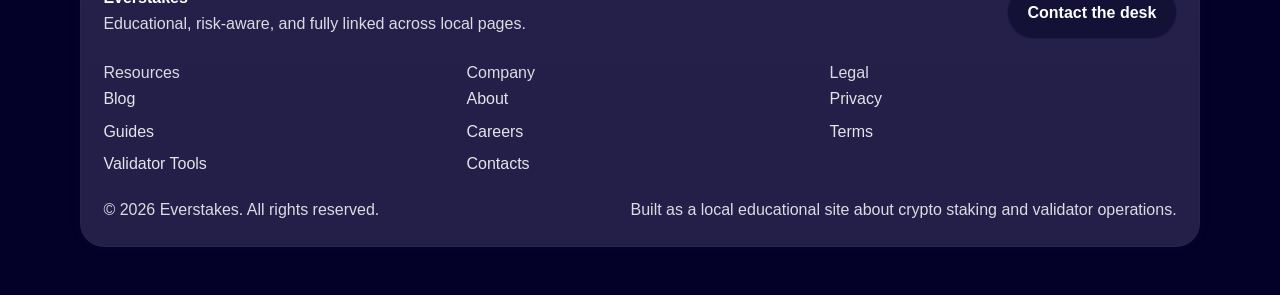
<file: stake2/privacy.html>
<!DOCTYPE html>
<html lang="en">
<head>
  <meta charset="UTF-8">
  <meta name="viewport" content="width=device-width, initial-scale=1.0">
  <meta name="description" content="Understand how Everstakes handles reader information and newsletter submissions.">
  <title>Privacy | Everstakes</title>
  <link rel="stylesheet" href="css2.css">
  <link rel="stylesheet" href="theme.css">
  <link rel="stylesheet" href="site.css">
</head>
<body>
  <a class="skip-link" href="#main-content">Skip to content</a>
  <div class="site-shell">
    <div class="page-grid" aria-hidden="true"></div>
    
<header class="site-nav">
  <div class="container">
    <div class="nav-card card">
      <a class="brand" href="index.html">
        <strong>Everstakes</strong>
        <span class="muted">Crypto staking knowledge base</span>
      </a>
      <button class="nav-toggle" type="button" aria-expanded="false" aria-label="Toggle navigation" data-menu-toggle>☰</button>
      <nav class="nav-links" aria-label="Primary" data-nav-links><a href="index.html">Home</a><a href="about.html">About</a><a href="index.html#modules">Learning Modules</a><a href="index.html#metrics">Metrics</a><a href="index.html#faq">FAQ</a><a href="index.html#stories">Stories</a><a href="contacts.html">Contacts</a></nav>
      <a class="button primary-button text-primary-cta-text nav-cta" href="guides.html">Open Guides</a>
    </div>
  </div>
</header>

    <main id="main-content">
      <section class="hero">
        <div class="container">
          <div class="hero-card card">
            <div class="hero-copy">
              <span class="kicker card">Privacy Notice</span>
              <h1>Everstakes keeps its privacy stance simple, transparent, and education-first.</h1>
              <p>This privacy page explains the practical data assumptions behind a content-led staking site. Everstakes does not position itself as a trading platform or wallet provider, so its privacy posture is intentionally narrower: collect only what is necessary to run the site, respond to readers, and deliver editorial updates. The page is written in direct language so visitors can understand it without legal training.</p>
              <div class="hero-actions"><a class="button primary-button text-primary-cta-text" href="index.html">Open home page</a><a class="button secondary-button" href="contacts.html">View contacts</a></div>
            </div>
            <div class="hero-media">
              <img src="cybersecurity-concept-illustration_23-2151883573.jpg" alt="Everstakes page visual">
              <div class="hero-badge"><div><strong>Focus</strong><span class="muted">Minimal collection</span></div><div><strong>Primary use</strong><span class="muted">Reader support</span></div><div><strong>Retention lens</strong><span class="muted">Keep only what is necessary</span></div></div>
            </div>
          </div>
        </div>
      </section>
      
<section class="section">
  <div class="container">
    <div class="section-head">
      <span class="eyebrow">Collected details</span>
      <h2>What information the site may receive.</h2>
      <p class="muted">Most data comes from voluntary actions such as email submissions or direct messages.</p>
    </div>
    <div class="info-card card"><p>Everstakes may receive contact details when readers email the team, subscribe to an editorial digest, or request a correction. Basic technical signals such as device type, browser family, and aggregate traffic patterns may also be used to understand which guides are most useful and where navigation becomes confusing. The site does not need wallet access, seed phrases, or transaction authority to deliver its educational content, so visitors should never share that kind of sensitive information through contact channels.</p></div>
  </div>
</section>

<section class="section">
  <div class="container">
    <div class="section-head">
      <span class="eyebrow">How it is used</span>
      <h2>Why the collected information exists at all.</h2>
      <p class="muted">The purpose is operational clarity, not surveillance.</p>
    </div>
    <div class="card-grid three"><article class="card"><strong>Newsletter delivery</strong><p>Email addresses help send the requested digest or page update notice and are not collected to build unrelated marketing profiles.</p></article><article class="card"><strong>Support and corrections</strong><p>Messages allow the team to answer reader questions, review suggested edits, and improve guides when staking conditions or terminology change.</p></article><article class="card"><strong>Site improvement</strong><p>Aggregate page insights help identify which routes are used most often and which sections need clearer navigation or stronger explanations.</p></article></div>
  </div>
</section>

<section class="section">
  <div class="container">
    <div class="section-head">
      <span class="eyebrow">Reader control</span>
      <h2>How visitors can reduce or end data sharing.</h2>
      <p class="muted">A reader should be able to stop the flow easily.</p>
    </div>
    <div class="info-card card"><p>Visitors can avoid optional submissions by browsing the site without using the newsletter form or direct contact channels. They can also request the removal of previously shared contact details by writing to the editorial inbox. Everstakes aims to retain only what supports legitimate communication or record-keeping needs, and to remove unnecessary details once a request has been resolved. This keeps the privacy policy aligned with the narrow educational purpose of the site.</p></div>
  </div>
</section>

      
<section class="section">
  <div class="container">
    <div class="section-head">
      <span class="eyebrow">Route map</span>
      <h2>Every page links back into the full Everstakes library.</h2>
      <p class="muted">Use these local paths to continue learning without leaving the site.</p>
    </div>
    <div class="route-list"><a class="route-card card" href="staking-basics.html"><span class="route-code">/staking-basics.html</span><strong>Staking Basics</strong><p>Start with proof-of-stake mechanics, delegation, and the reward cycle.</p></a><a class="route-card card" href="validator-operations.html"><span class="route-code">/validator-operations.html</span><strong>Validator Operations</strong><p>Review uptime, slashing controls, and staking-as-a-service workflows.</p></a><a class="route-card card" href="reward-strategies.html"><span class="route-code">/reward-strategies.html</span><strong>Reward Strategies</strong><p>Compare compounding, liquid staking, and portfolio risk planning.</p></a><a class="route-card card" href="guides.html"><span class="route-code">/guides.html</span><strong>Guides</strong><p>Follow practical learning paths for custody, delegation, and monitoring.</p></a><a class="route-card card" href="blog.html"><span class="route-code">/blog.html</span><strong>Blog</strong><p>Read editorial briefings that translate staking news into plain language.</p></a><a class="route-card card" href="contacts.html"><span class="route-code">/contacts.html</span><strong>Contacts</strong><p>Reach the Everstakes team, press desk, and community channels.</p></a></div>
  </div>
</section>

      
<section class="section">
  <div class="container">
    <div class="hero-card card">
      <div class="hero-copy">
        <span class="kicker card">Next route</span>
        <h2>Read the terms page</h2>
        <p>The companion terms page explains how Everstakes frames educational content, acceptable use, and updates.</p>
        <div class="button-row"><a class="button primary-button text-primary-cta-text" href="index.html">Home</a><a class="button secondary-button" href="guides.html">Guides</a></div>
      </div>
      <div class="hero-media">
        <img src="business-network-background-connecting-dots-technology-design_53876-160270.jpg" alt="Staking overview backdrop">
      </div>
    </div>
  </div>
</section>

    </main>
    
<footer class="footer">
  <div class="container">
    <div class="footer-card card">
      <div class="footer-top">
        <div>
          <strong>Everstakes</strong>
          <p class="footer-note">Educational, risk-aware, and fully linked across local pages.</p>
        </div>
        <a class="button secondary-button" href="contacts.html">Contact the desk</a>
      </div>
      <div class="footer-columns"><div><p class="eyebrow">Resources</p><div class="footer-links"><a href="blog.html">Blog</a><a href="guides.html">Guides</a><a href="validator-tools.html">Validator Tools</a></div></div><div><p class="eyebrow">Company</p><div class="footer-links"><a href="about.html">About</a><a href="careers.html">Careers</a><a href="contacts.html">Contacts</a></div></div><div><p class="eyebrow">Legal</p><div class="footer-links"><a href="privacy.html">Privacy</a><a href="terms.html">Terms</a></div></div></div>
      <div class="footer-bottom">
        <p class="footer-note">© <span data-current-year></span> Everstakes. All rights reserved.</p>
        <p class="footer-note">Built as a local educational site about crypto staking and validator operations.</p>
      </div>
    </div>
  </div>
</footer>
<button class="back-top primary-button" type="button" data-back-top aria-label="Back to top">↑</button>
<script src="site.js"></script>

  </div>
</body>
</html>
</file>
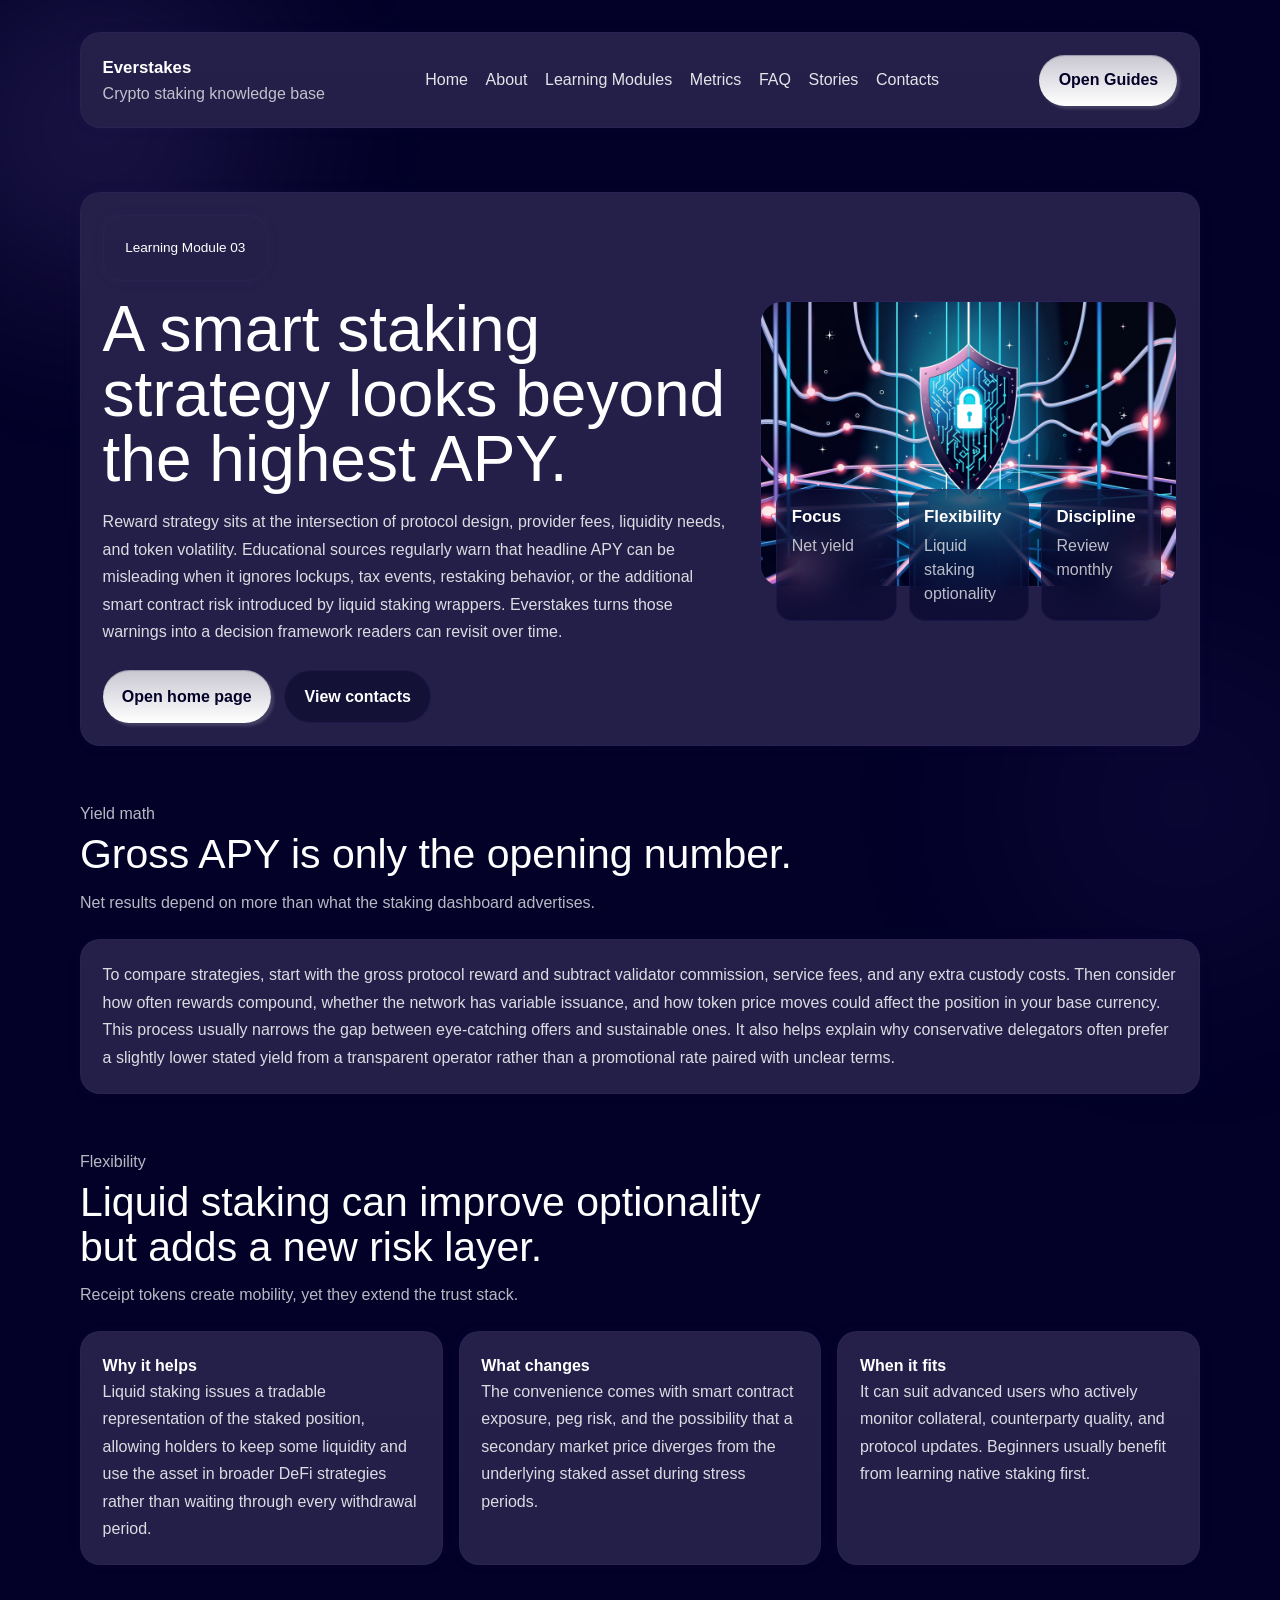
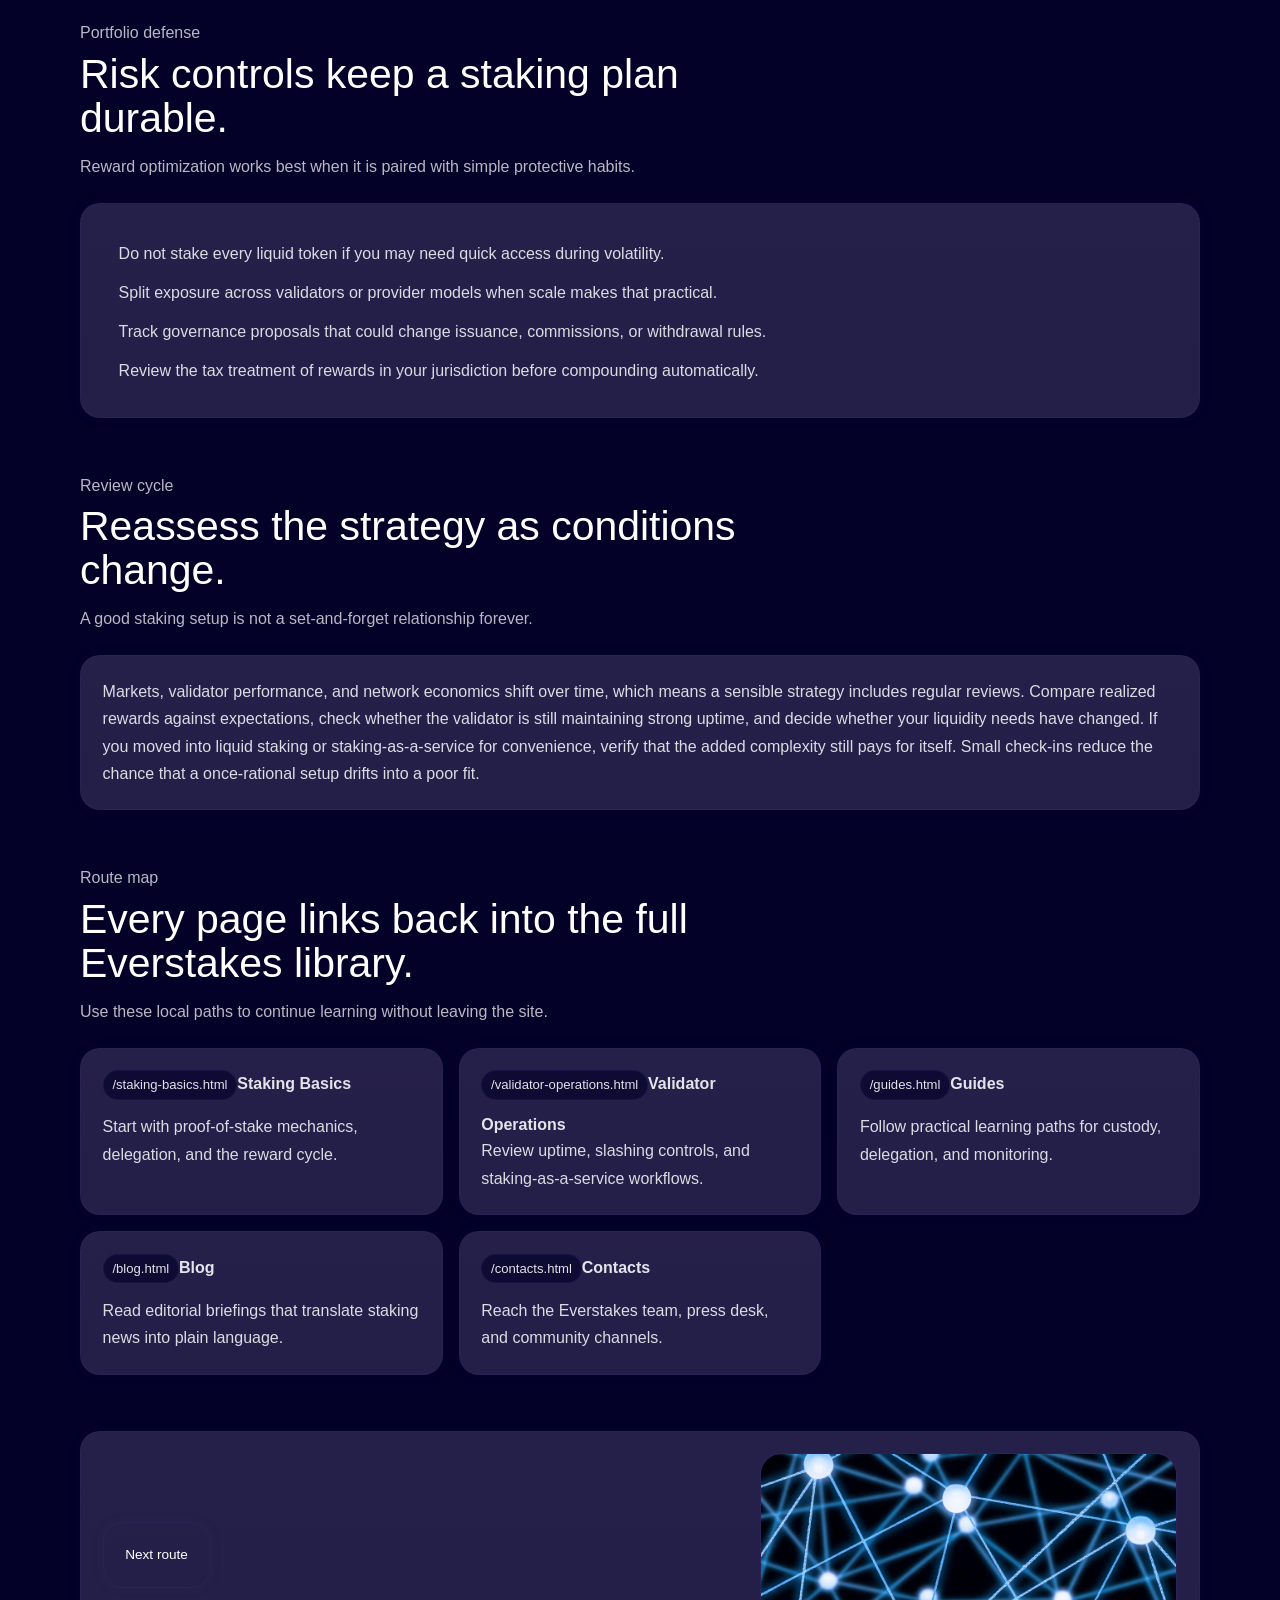
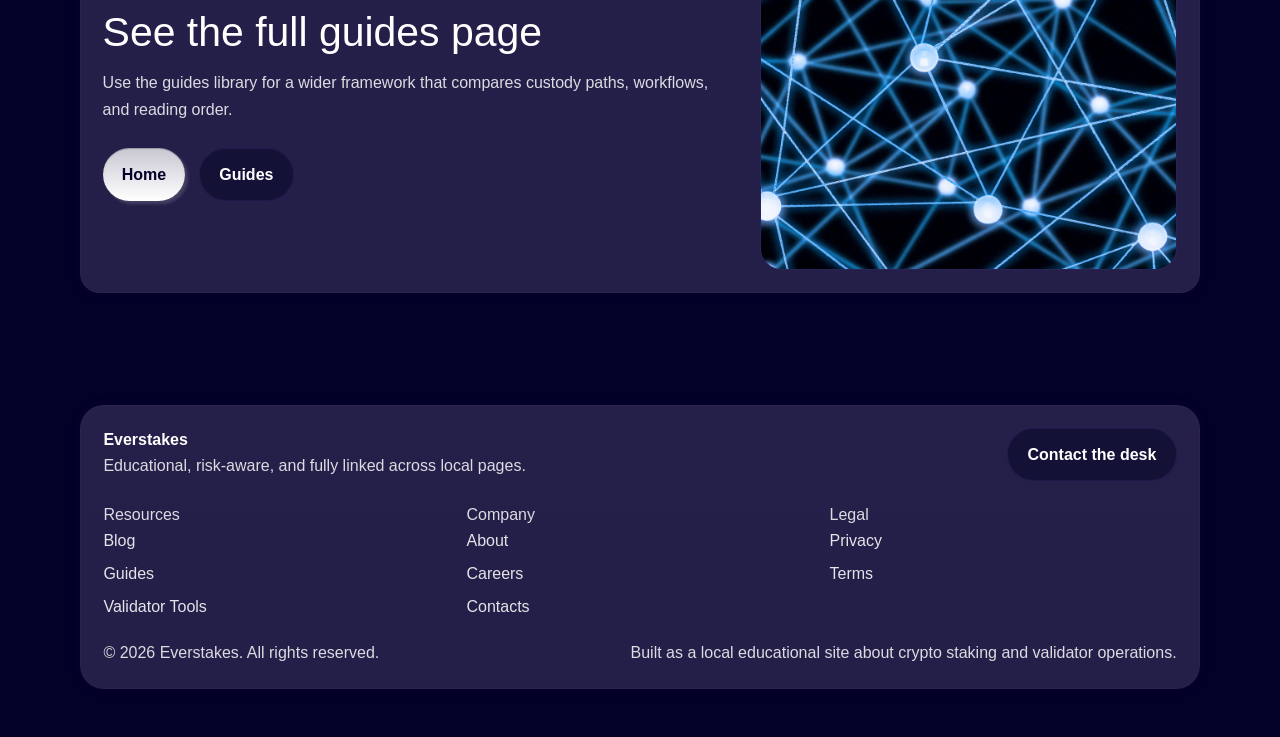
<file: stake2/reward-strategies.html>
<!DOCTYPE html>
<html lang="en">
<head>
  <meta charset="UTF-8">
  <meta name="viewport" content="width=device-width, initial-scale=1.0">
  <meta name="description" content="Compare APY, compounding, liquid staking, and risk-managed staking plans.">
  <title>Reward Strategies | Everstakes</title>
  <link rel="stylesheet" href="css2.css">
  <link rel="stylesheet" href="theme.css">
  <link rel="stylesheet" href="site.css">
</head>
<body>
  <a class="skip-link" href="#main-content">Skip to content</a>
  <div class="site-shell">
    <div class="page-grid" aria-hidden="true"></div>
    
<header class="site-nav">
  <div class="container">
    <div class="nav-card card">
      <a class="brand" href="index.html">
        <strong>Everstakes</strong>
        <span class="muted">Crypto staking knowledge base</span>
      </a>
      <button class="nav-toggle" type="button" aria-expanded="false" aria-label="Toggle navigation" data-menu-toggle>☰</button>
      <nav class="nav-links" aria-label="Primary" data-nav-links><a href="index.html">Home</a><a href="about.html">About</a><a href="index.html#modules">Learning Modules</a><a href="index.html#metrics">Metrics</a><a href="index.html#faq">FAQ</a><a href="index.html#stories">Stories</a><a href="contacts.html">Contacts</a></nav>
      <a class="button primary-button text-primary-cta-text nav-cta" href="guides.html">Open Guides</a>
    </div>
  </div>
</header>

    <main id="main-content">
      <section class="hero">
        <div class="container">
          <div class="hero-card card">
            <div class="hero-copy">
              <span class="kicker card">Learning Module 03</span>
              <h1>A smart staking strategy looks beyond the highest APY.</h1>
              <p>Reward strategy sits at the intersection of protocol design, provider fees, liquidity needs, and token volatility. Educational sources regularly warn that headline APY can be misleading when it ignores lockups, tax events, restaking behavior, or the additional smart contract risk introduced by liquid staking wrappers. Everstakes turns those warnings into a decision framework readers can revisit over time.</p>
              <div class="hero-actions"><a class="button primary-button text-primary-cta-text" href="index.html">Open home page</a><a class="button secondary-button" href="contacts.html">View contacts</a></div>
            </div>
            <div class="hero-media">
              <img src="cybersecurity-concept-illustration_23-2151883573.jpg" alt="Everstakes page visual">
              <div class="hero-badge"><div><strong>Focus</strong><span class="muted">Net yield</span></div><div><strong>Flexibility</strong><span class="muted">Liquid staking optionality</span></div><div><strong>Discipline</strong><span class="muted">Review monthly</span></div></div>
            </div>
          </div>
        </div>
      </section>
      
<section class="section">
  <div class="container">
    <div class="section-head">
      <span class="eyebrow">Yield math</span>
      <h2>Gross APY is only the opening number.</h2>
      <p class="muted">Net results depend on more than what the staking dashboard advertises.</p>
    </div>
    <div class="info-card card"><p>To compare strategies, start with the gross protocol reward and subtract validator commission, service fees, and any extra custody costs. Then consider how often rewards compound, whether the network has variable issuance, and how token price moves could affect the position in your base currency. This process usually narrows the gap between eye-catching offers and sustainable ones. It also helps explain why conservative delegators often prefer a slightly lower stated yield from a transparent operator rather than a promotional rate paired with unclear terms.</p></div>
  </div>
</section>

<section class="section">
  <div class="container">
    <div class="section-head">
      <span class="eyebrow">Flexibility</span>
      <h2>Liquid staking can improve optionality but adds a new risk layer.</h2>
      <p class="muted">Receipt tokens create mobility, yet they extend the trust stack.</p>
    </div>
    <div class="card-grid three"><article class="card"><strong>Why it helps</strong><p>Liquid staking issues a tradable representation of the staked position, allowing holders to keep some liquidity and use the asset in broader DeFi strategies rather than waiting through every withdrawal period.</p></article><article class="card"><strong>What changes</strong><p>The convenience comes with smart contract exposure, peg risk, and the possibility that a secondary market price diverges from the underlying staked asset during stress periods.</p></article><article class="card"><strong>When it fits</strong><p>It can suit advanced users who actively monitor collateral, counterparty quality, and protocol updates. Beginners usually benefit from learning native staking first.</p></article></div>
  </div>
</section>

<section class="section">
  <div class="container">
    <div class="section-head">
      <span class="eyebrow">Portfolio defense</span>
      <h2>Risk controls keep a staking plan durable.</h2>
      <p class="muted">Reward optimization works best when it is paired with simple protective habits.</p>
    </div>
    <div class="info-card card"><ul class="article-list"><li>Do not stake every liquid token if you may need quick access during volatility.</li><li>Split exposure across validators or provider models when scale makes that practical.</li><li>Track governance proposals that could change issuance, commissions, or withdrawal rules.</li><li>Review the tax treatment of rewards in your jurisdiction before compounding automatically.</li></ul></div>
  </div>
</section>

<section class="section">
  <div class="container">
    <div class="section-head">
      <span class="eyebrow">Review cycle</span>
      <h2>Reassess the strategy as conditions change.</h2>
      <p class="muted">A good staking setup is not a set-and-forget relationship forever.</p>
    </div>
    <div class="info-card card"><p>Markets, validator performance, and network economics shift over time, which means a sensible strategy includes regular reviews. Compare realized rewards against expectations, check whether the validator is still maintaining strong uptime, and decide whether your liquidity needs have changed. If you moved into liquid staking or staking-as-a-service for convenience, verify that the added complexity still pays for itself. Small check-ins reduce the chance that a once-rational setup drifts into a poor fit.</p></div>
  </div>
</section>

      
<section class="section">
  <div class="container">
    <div class="section-head">
      <span class="eyebrow">Route map</span>
      <h2>Every page links back into the full Everstakes library.</h2>
      <p class="muted">Use these local paths to continue learning without leaving the site.</p>
    </div>
    <div class="route-list"><a class="route-card card" href="staking-basics.html"><span class="route-code">/staking-basics.html</span><strong>Staking Basics</strong><p>Start with proof-of-stake mechanics, delegation, and the reward cycle.</p></a><a class="route-card card" href="validator-operations.html"><span class="route-code">/validator-operations.html</span><strong>Validator Operations</strong><p>Review uptime, slashing controls, and staking-as-a-service workflows.</p></a><a class="route-card card" href="guides.html"><span class="route-code">/guides.html</span><strong>Guides</strong><p>Follow practical learning paths for custody, delegation, and monitoring.</p></a><a class="route-card card" href="blog.html"><span class="route-code">/blog.html</span><strong>Blog</strong><p>Read editorial briefings that translate staking news into plain language.</p></a><a class="route-card card" href="contacts.html"><span class="route-code">/contacts.html</span><strong>Contacts</strong><p>Reach the Everstakes team, press desk, and community channels.</p></a></div>
  </div>
</section>

      
<section class="section">
  <div class="container">
    <div class="hero-card card">
      <div class="hero-copy">
        <span class="kicker card">Next route</span>
        <h2>See the full guides page</h2>
        <p>Use the guides library for a wider framework that compares custody paths, workflows, and reading order.</p>
        <div class="button-row"><a class="button primary-button text-primary-cta-text" href="index.html">Home</a><a class="button secondary-button" href="guides.html">Guides</a></div>
      </div>
      <div class="hero-media">
        <img src="business-network-background-connecting-dots-technology-design_53876-160270.jpg" alt="Staking overview backdrop">
      </div>
    </div>
  </div>
</section>

    </main>
    
<footer class="footer">
  <div class="container">
    <div class="footer-card card">
      <div class="footer-top">
        <div>
          <strong>Everstakes</strong>
          <p class="footer-note">Educational, risk-aware, and fully linked across local pages.</p>
        </div>
        <a class="button secondary-button" href="contacts.html">Contact the desk</a>
      </div>
      <div class="footer-columns"><div><p class="eyebrow">Resources</p><div class="footer-links"><a href="blog.html">Blog</a><a href="guides.html">Guides</a><a href="validator-tools.html">Validator Tools</a></div></div><div><p class="eyebrow">Company</p><div class="footer-links"><a href="about.html">About</a><a href="careers.html">Careers</a><a href="contacts.html">Contacts</a></div></div><div><p class="eyebrow">Legal</p><div class="footer-links"><a href="privacy.html">Privacy</a><a href="terms.html">Terms</a></div></div></div>
      <div class="footer-bottom">
        <p class="footer-note">© <span data-current-year></span> Everstakes. All rights reserved.</p>
        <p class="footer-note">Built as a local educational site about crypto staking and validator operations.</p>
      </div>
    </div>
  </div>
</footer>
<button class="back-top primary-button" type="button" data-back-top aria-label="Back to top">↑</button>
<script src="site.js"></script>

  </div>
</body>
</html>
</file>
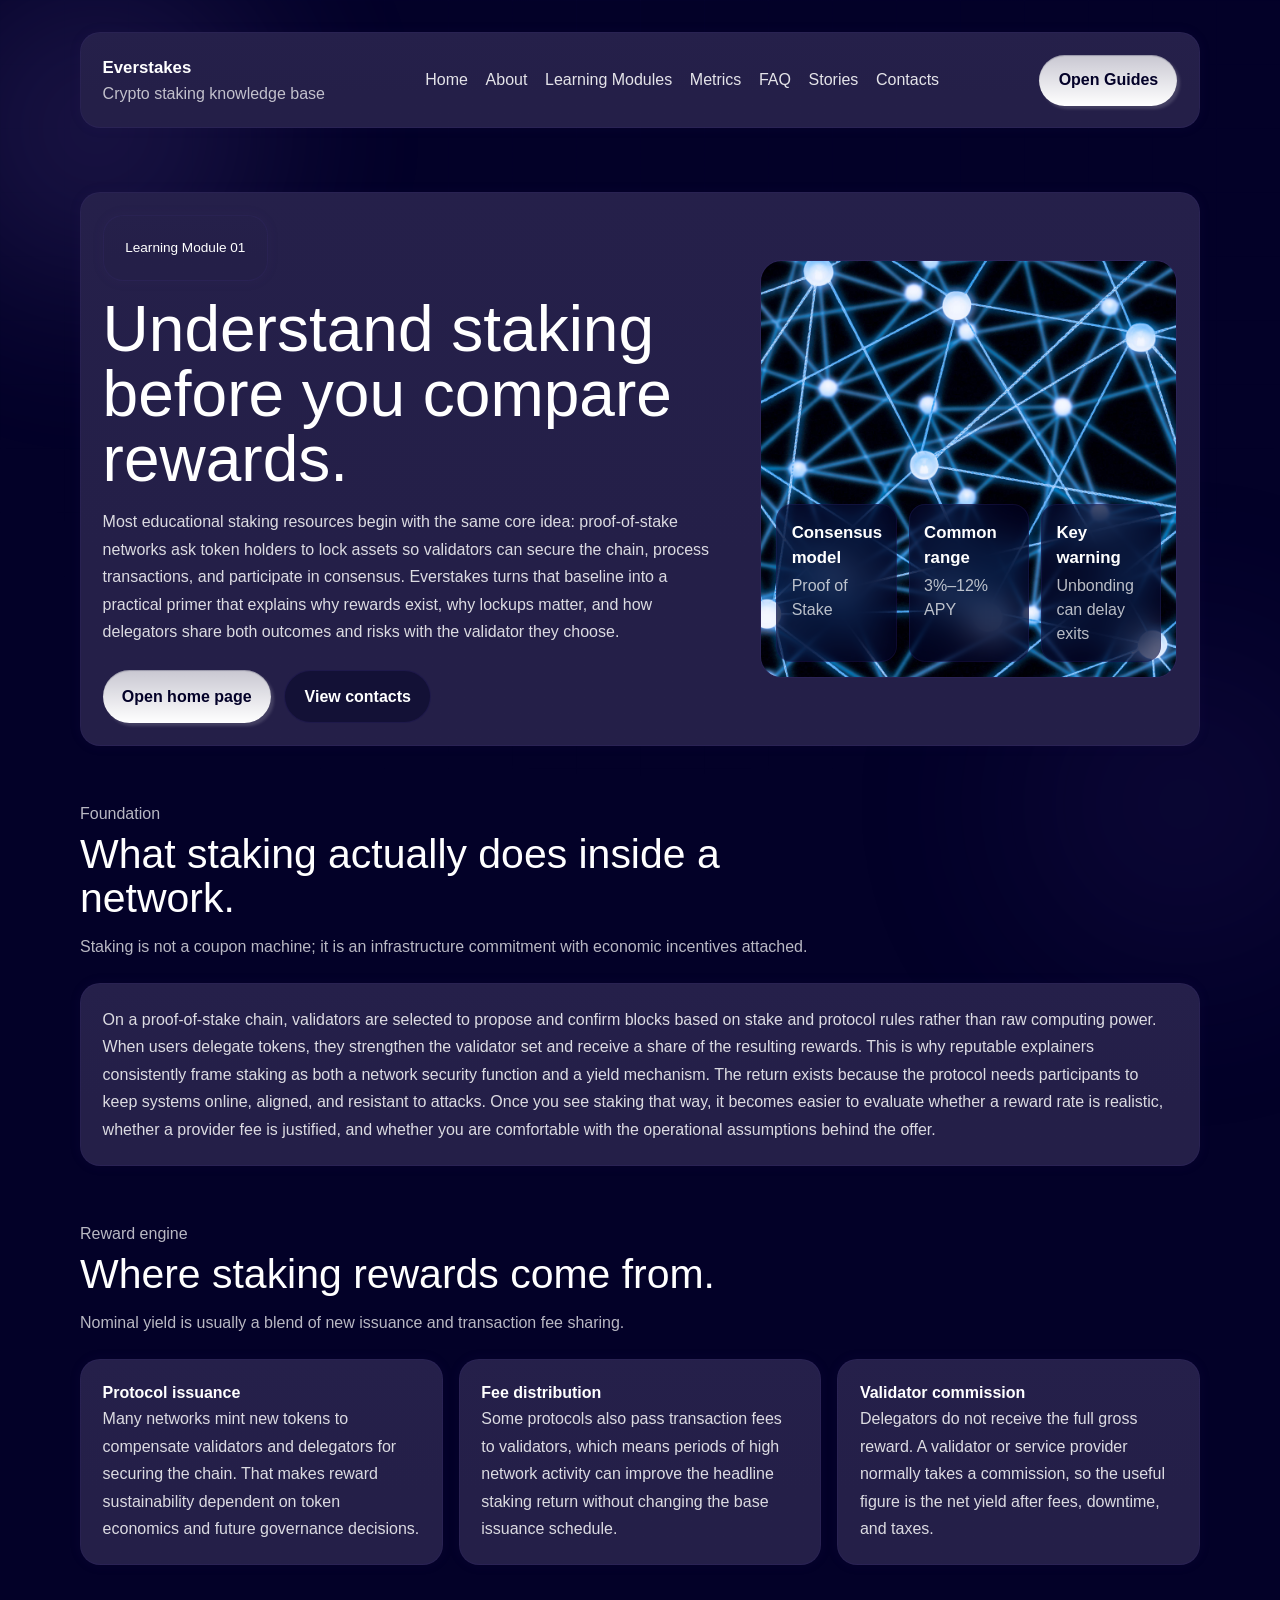
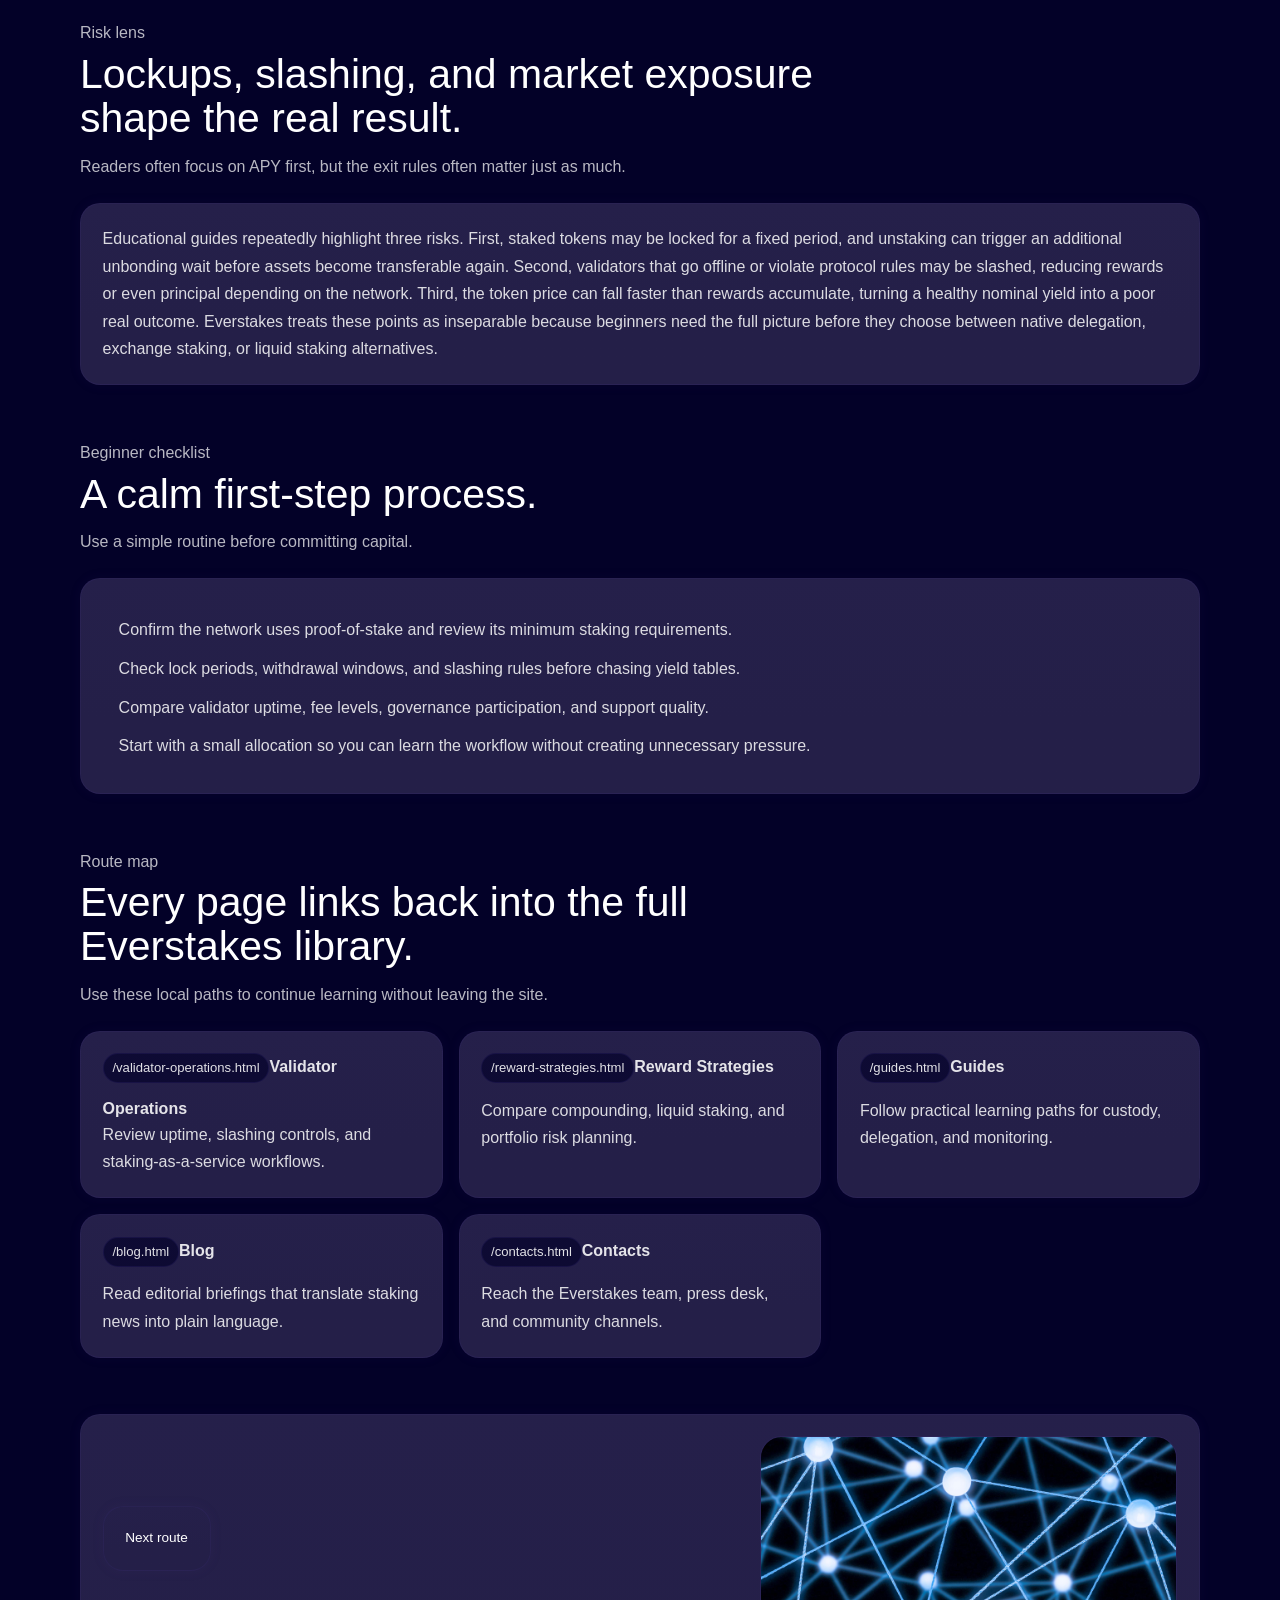
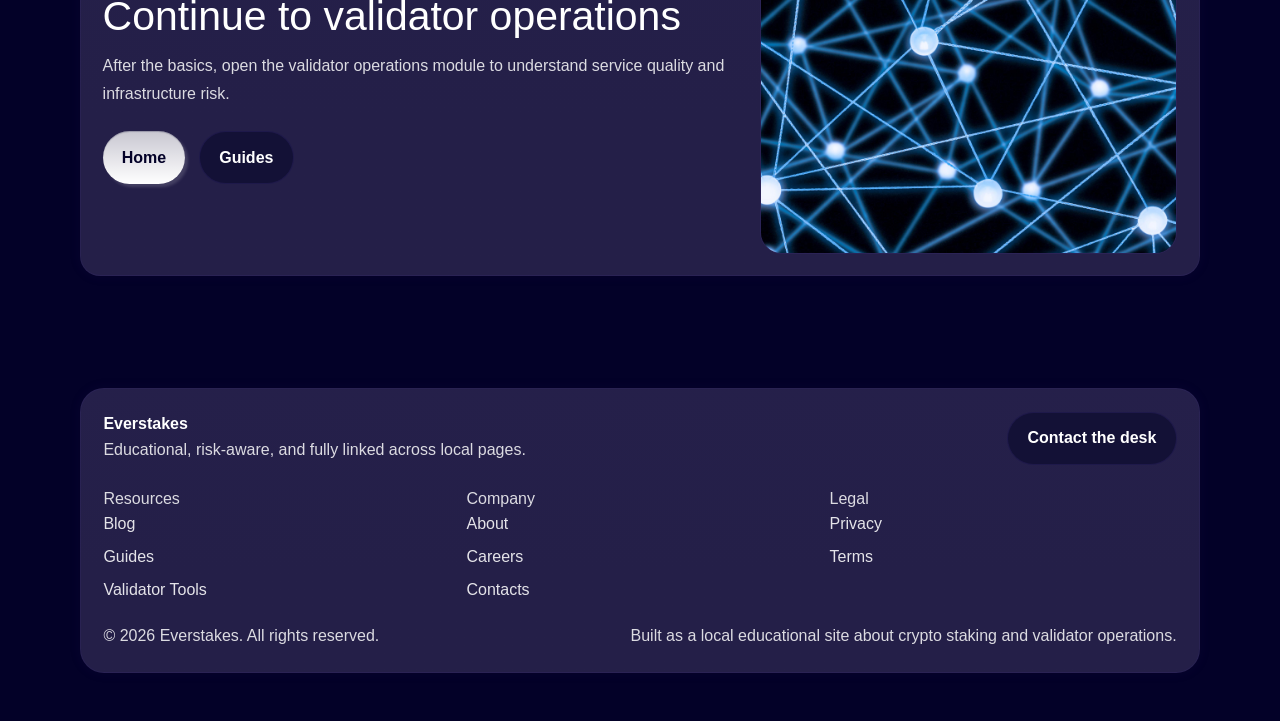
<file: stake2/staking-basics.html>
<!DOCTYPE html>
<html lang="en">
<head>
  <meta charset="UTF-8">
  <meta name="viewport" content="width=device-width, initial-scale=1.0">
  <meta name="description" content="Learn what staking is, how proof-of-stake works, and where the main risks begin.">
  <title>Staking Basics | Everstakes</title>
  <link rel="stylesheet" href="css2.css">
  <link rel="stylesheet" href="theme.css">
  <link rel="stylesheet" href="site.css">
</head>
<body>
  <a class="skip-link" href="#main-content">Skip to content</a>
  <div class="site-shell">
    <div class="page-grid" aria-hidden="true"></div>
    
<header class="site-nav">
  <div class="container">
    <div class="nav-card card">
      <a class="brand" href="index.html">
        <strong>Everstakes</strong>
        <span class="muted">Crypto staking knowledge base</span>
      </a>
      <button class="nav-toggle" type="button" aria-expanded="false" aria-label="Toggle navigation" data-menu-toggle>☰</button>
      <nav class="nav-links" aria-label="Primary" data-nav-links><a href="index.html">Home</a><a href="about.html">About</a><a href="index.html#modules">Learning Modules</a><a href="index.html#metrics">Metrics</a><a href="index.html#faq">FAQ</a><a href="index.html#stories">Stories</a><a href="contacts.html">Contacts</a></nav>
      <a class="button primary-button text-primary-cta-text nav-cta" href="guides.html">Open Guides</a>
    </div>
  </div>
</header>

    <main id="main-content">
      <section class="hero">
        <div class="container">
          <div class="hero-card card">
            <div class="hero-copy">
              <span class="kicker card">Learning Module 01</span>
              <h1>Understand staking before you compare rewards.</h1>
              <p>Most educational staking resources begin with the same core idea: proof-of-stake networks ask token holders to lock assets so validators can secure the chain, process transactions, and participate in consensus. Everstakes turns that baseline into a practical primer that explains why rewards exist, why lockups matter, and how delegators share both outcomes and risks with the validator they choose.</p>
              <div class="hero-actions"><a class="button primary-button text-primary-cta-text" href="index.html">Open home page</a><a class="button secondary-button" href="contacts.html">View contacts</a></div>
            </div>
            <div class="hero-media">
              <img src="business-network-background-connecting-dots-technology-design_53876-160270.jpg" alt="Everstakes page visual">
              <div class="hero-badge"><div><strong>Consensus model</strong><span class="muted">Proof of Stake</span></div><div><strong>Common range</strong><span class="muted">3%–12% APY</span></div><div><strong>Key warning</strong><span class="muted">Unbonding can delay exits</span></div></div>
            </div>
          </div>
        </div>
      </section>
      
<section class="section">
  <div class="container">
    <div class="section-head">
      <span class="eyebrow">Foundation</span>
      <h2>What staking actually does inside a network.</h2>
      <p class="muted">Staking is not a coupon machine; it is an infrastructure commitment with economic incentives attached.</p>
    </div>
    <div class="info-card card"><p>On a proof-of-stake chain, validators are selected to propose and confirm blocks based on stake and protocol rules rather than raw computing power. When users delegate tokens, they strengthen the validator set and receive a share of the resulting rewards. This is why reputable explainers consistently frame staking as both a network security function and a yield mechanism. The return exists because the protocol needs participants to keep systems online, aligned, and resistant to attacks. Once you see staking that way, it becomes easier to evaluate whether a reward rate is realistic, whether a provider fee is justified, and whether you are comfortable with the operational assumptions behind the offer.</p></div>
  </div>
</section>

<section class="section">
  <div class="container">
    <div class="section-head">
      <span class="eyebrow">Reward engine</span>
      <h2>Where staking rewards come from.</h2>
      <p class="muted">Nominal yield is usually a blend of new issuance and transaction fee sharing.</p>
    </div>
    <div class="card-grid three"><article class="card"><strong>Protocol issuance</strong><p>Many networks mint new tokens to compensate validators and delegators for securing the chain. That makes reward sustainability dependent on token economics and future governance decisions.</p></article><article class="card"><strong>Fee distribution</strong><p>Some protocols also pass transaction fees to validators, which means periods of high network activity can improve the headline staking return without changing the base issuance schedule.</p></article><article class="card"><strong>Validator commission</strong><p>Delegators do not receive the full gross reward. A validator or service provider normally takes a commission, so the useful figure is the net yield after fees, downtime, and taxes.</p></article></div>
  </div>
</section>

<section class="section">
  <div class="container">
    <div class="section-head">
      <span class="eyebrow">Risk lens</span>
      <h2>Lockups, slashing, and market exposure shape the real result.</h2>
      <p class="muted">Readers often focus on APY first, but the exit rules often matter just as much.</p>
    </div>
    <div class="info-card card"><p>Educational guides repeatedly highlight three risks. First, staked tokens may be locked for a fixed period, and unstaking can trigger an additional unbonding wait before assets become transferable again. Second, validators that go offline or violate protocol rules may be slashed, reducing rewards or even principal depending on the network. Third, the token price can fall faster than rewards accumulate, turning a healthy nominal yield into a poor real outcome. Everstakes treats these points as inseparable because beginners need the full picture before they choose between native delegation, exchange staking, or liquid staking alternatives.</p></div>
  </div>
</section>

<section class="section">
  <div class="container">
    <div class="section-head">
      <span class="eyebrow">Beginner checklist</span>
      <h2>A calm first-step process.</h2>
      <p class="muted">Use a simple routine before committing capital.</p>
    </div>
    <div class="info-card card"><ul class="article-list"><li>Confirm the network uses proof-of-stake and review its minimum staking requirements.</li><li>Check lock periods, withdrawal windows, and slashing rules before chasing yield tables.</li><li>Compare validator uptime, fee levels, governance participation, and support quality.</li><li>Start with a small allocation so you can learn the workflow without creating unnecessary pressure.</li></ul></div>
  </div>
</section>

      
<section class="section">
  <div class="container">
    <div class="section-head">
      <span class="eyebrow">Route map</span>
      <h2>Every page links back into the full Everstakes library.</h2>
      <p class="muted">Use these local paths to continue learning without leaving the site.</p>
    </div>
    <div class="route-list"><a class="route-card card" href="validator-operations.html"><span class="route-code">/validator-operations.html</span><strong>Validator Operations</strong><p>Review uptime, slashing controls, and staking-as-a-service workflows.</p></a><a class="route-card card" href="reward-strategies.html"><span class="route-code">/reward-strategies.html</span><strong>Reward Strategies</strong><p>Compare compounding, liquid staking, and portfolio risk planning.</p></a><a class="route-card card" href="guides.html"><span class="route-code">/guides.html</span><strong>Guides</strong><p>Follow practical learning paths for custody, delegation, and monitoring.</p></a><a class="route-card card" href="blog.html"><span class="route-code">/blog.html</span><strong>Blog</strong><p>Read editorial briefings that translate staking news into plain language.</p></a><a class="route-card card" href="contacts.html"><span class="route-code">/contacts.html</span><strong>Contacts</strong><p>Reach the Everstakes team, press desk, and community channels.</p></a></div>
  </div>
</section>

      
<section class="section">
  <div class="container">
    <div class="hero-card card">
      <div class="hero-copy">
        <span class="kicker card">Next route</span>
        <h2>Continue to validator operations</h2>
        <p>After the basics, open the validator operations module to understand service quality and infrastructure risk.</p>
        <div class="button-row"><a class="button primary-button text-primary-cta-text" href="index.html">Home</a><a class="button secondary-button" href="guides.html">Guides</a></div>
      </div>
      <div class="hero-media">
        <img src="business-network-background-connecting-dots-technology-design_53876-160270.jpg" alt="Staking overview backdrop">
      </div>
    </div>
  </div>
</section>

    </main>
    
<footer class="footer">
  <div class="container">
    <div class="footer-card card">
      <div class="footer-top">
        <div>
          <strong>Everstakes</strong>
          <p class="footer-note">Educational, risk-aware, and fully linked across local pages.</p>
        </div>
        <a class="button secondary-button" href="contacts.html">Contact the desk</a>
      </div>
      <div class="footer-columns"><div><p class="eyebrow">Resources</p><div class="footer-links"><a href="blog.html">Blog</a><a href="guides.html">Guides</a><a href="validator-tools.html">Validator Tools</a></div></div><div><p class="eyebrow">Company</p><div class="footer-links"><a href="about.html">About</a><a href="careers.html">Careers</a><a href="contacts.html">Contacts</a></div></div><div><p class="eyebrow">Legal</p><div class="footer-links"><a href="privacy.html">Privacy</a><a href="terms.html">Terms</a></div></div></div>
      <div class="footer-bottom">
        <p class="footer-note">© <span data-current-year></span> Everstakes. All rights reserved.</p>
        <p class="footer-note">Built as a local educational site about crypto staking and validator operations.</p>
      </div>
    </div>
  </div>
</footer>
<button class="back-top primary-button" type="button" data-back-top aria-label="Back to top">↑</button>
<script src="site.js"></script>

  </div>
</body>
</html>
</file>
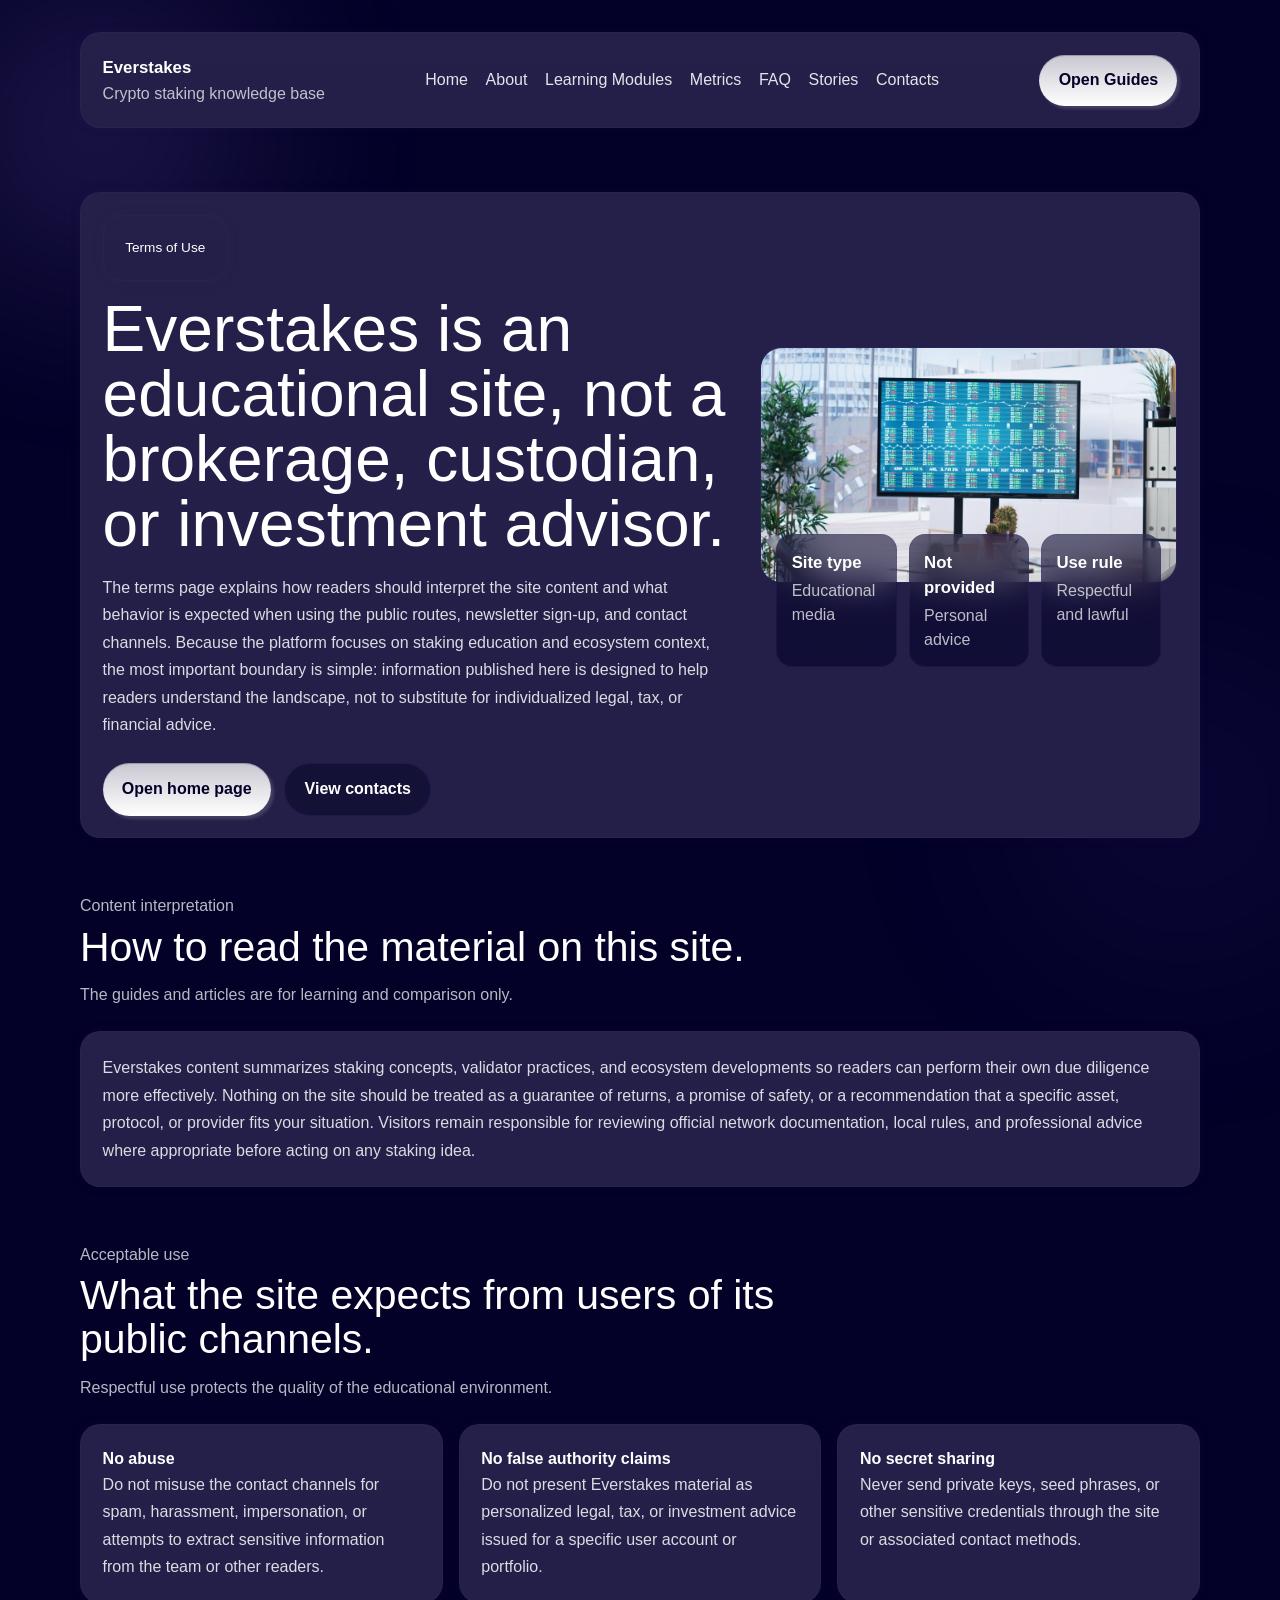
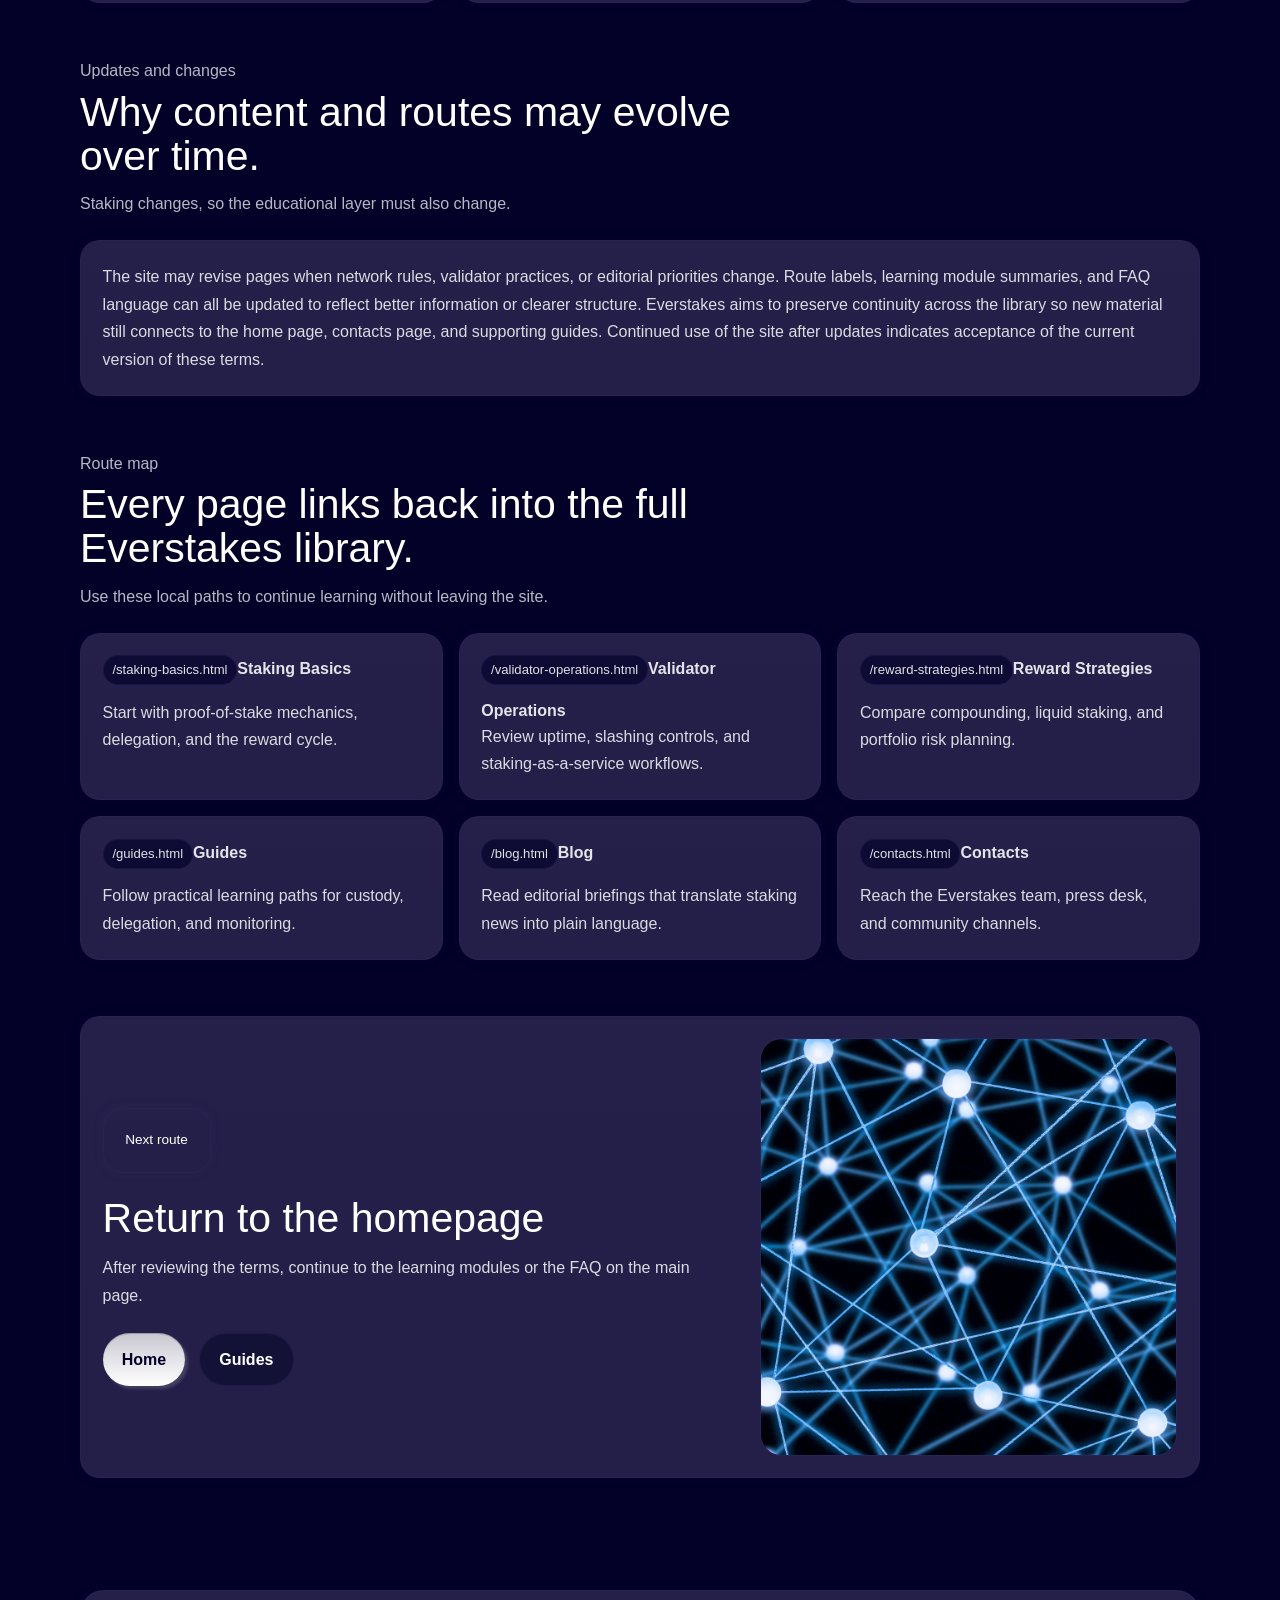
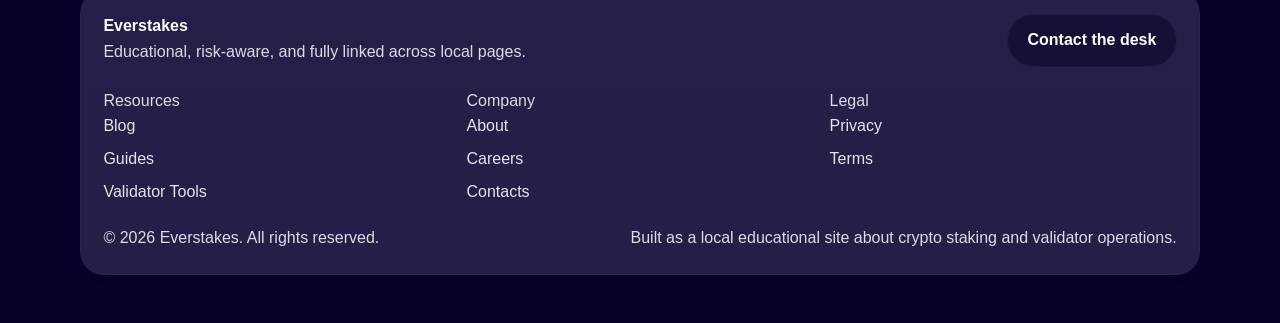
<file: stake2/terms.html>
<!DOCTYPE html>
<html lang="en">
<head>
  <meta charset="UTF-8">
  <meta name="viewport" content="width=device-width, initial-scale=1.0">
  <meta name="description" content="Review the educational use terms for Everstakes content and communication channels.">
  <title>Terms | Everstakes</title>
  <link rel="stylesheet" href="css2.css">
  <link rel="stylesheet" href="theme.css">
  <link rel="stylesheet" href="site.css">
</head>
<body>
  <a class="skip-link" href="#main-content">Skip to content</a>
  <div class="site-shell">
    <div class="page-grid" aria-hidden="true"></div>
    
<header class="site-nav">
  <div class="container">
    <div class="nav-card card">
      <a class="brand" href="index.html">
        <strong>Everstakes</strong>
        <span class="muted">Crypto staking knowledge base</span>
      </a>
      <button class="nav-toggle" type="button" aria-expanded="false" aria-label="Toggle navigation" data-menu-toggle>☰</button>
      <nav class="nav-links" aria-label="Primary" data-nav-links><a href="index.html">Home</a><a href="about.html">About</a><a href="index.html#modules">Learning Modules</a><a href="index.html#metrics">Metrics</a><a href="index.html#faq">FAQ</a><a href="index.html#stories">Stories</a><a href="contacts.html">Contacts</a></nav>
      <a class="button primary-button text-primary-cta-text nav-cta" href="guides.html">Open Guides</a>
    </div>
  </div>
</header>

    <main id="main-content">
      <section class="hero">
        <div class="container">
          <div class="hero-card card">
            <div class="hero-copy">
              <span class="kicker card">Terms of Use</span>
              <h1>Everstakes is an educational site, not a brokerage, custodian, or investment advisor.</h1>
              <p>The terms page explains how readers should interpret the site content and what behavior is expected when using the public routes, newsletter sign-up, and contact channels. Because the platform focuses on staking education and ecosystem context, the most important boundary is simple: information published here is designed to help readers understand the landscape, not to substitute for individualized legal, tax, or financial advice.</p>
              <div class="hero-actions"><a class="button primary-button text-primary-cta-text" href="index.html">Open home page</a><a class="button secondary-button" href="contacts.html">View contacts</a></div>
            </div>
            <div class="hero-media">
              <img src="big-screen-financial-department-office-shows-stock-exchange-indices_482257-91771.jpg" alt="Everstakes page visual">
              <div class="hero-badge"><div><strong>Site type</strong><span class="muted">Educational media</span></div><div><strong>Not provided</strong><span class="muted">Personal advice</span></div><div><strong>Use rule</strong><span class="muted">Respectful and lawful</span></div></div>
            </div>
          </div>
        </div>
      </section>
      
<section class="section">
  <div class="container">
    <div class="section-head">
      <span class="eyebrow">Content interpretation</span>
      <h2>How to read the material on this site.</h2>
      <p class="muted">The guides and articles are for learning and comparison only.</p>
    </div>
    <div class="info-card card"><p>Everstakes content summarizes staking concepts, validator practices, and ecosystem developments so readers can perform their own due diligence more effectively. Nothing on the site should be treated as a guarantee of returns, a promise of safety, or a recommendation that a specific asset, protocol, or provider fits your situation. Visitors remain responsible for reviewing official network documentation, local rules, and professional advice where appropriate before acting on any staking idea.</p></div>
  </div>
</section>

<section class="section">
  <div class="container">
    <div class="section-head">
      <span class="eyebrow">Acceptable use</span>
      <h2>What the site expects from users of its public channels.</h2>
      <p class="muted">Respectful use protects the quality of the educational environment.</p>
    </div>
    <div class="card-grid three"><article class="card"><strong>No abuse</strong><p>Do not misuse the contact channels for spam, harassment, impersonation, or attempts to extract sensitive information from the team or other readers.</p></article><article class="card"><strong>No false authority claims</strong><p>Do not present Everstakes material as personalized legal, tax, or investment advice issued for a specific user account or portfolio.</p></article><article class="card"><strong>No secret sharing</strong><p>Never send private keys, seed phrases, or other sensitive credentials through the site or associated contact methods.</p></article></div>
  </div>
</section>

<section class="section">
  <div class="container">
    <div class="section-head">
      <span class="eyebrow">Updates and changes</span>
      <h2>Why content and routes may evolve over time.</h2>
      <p class="muted">Staking changes, so the educational layer must also change.</p>
    </div>
    <div class="info-card card"><p>The site may revise pages when network rules, validator practices, or editorial priorities change. Route labels, learning module summaries, and FAQ language can all be updated to reflect better information or clearer structure. Everstakes aims to preserve continuity across the library so new material still connects to the home page, contacts page, and supporting guides. Continued use of the site after updates indicates acceptance of the current version of these terms.</p></div>
  </div>
</section>

      
<section class="section">
  <div class="container">
    <div class="section-head">
      <span class="eyebrow">Route map</span>
      <h2>Every page links back into the full Everstakes library.</h2>
      <p class="muted">Use these local paths to continue learning without leaving the site.</p>
    </div>
    <div class="route-list"><a class="route-card card" href="staking-basics.html"><span class="route-code">/staking-basics.html</span><strong>Staking Basics</strong><p>Start with proof-of-stake mechanics, delegation, and the reward cycle.</p></a><a class="route-card card" href="validator-operations.html"><span class="route-code">/validator-operations.html</span><strong>Validator Operations</strong><p>Review uptime, slashing controls, and staking-as-a-service workflows.</p></a><a class="route-card card" href="reward-strategies.html"><span class="route-code">/reward-strategies.html</span><strong>Reward Strategies</strong><p>Compare compounding, liquid staking, and portfolio risk planning.</p></a><a class="route-card card" href="guides.html"><span class="route-code">/guides.html</span><strong>Guides</strong><p>Follow practical learning paths for custody, delegation, and monitoring.</p></a><a class="route-card card" href="blog.html"><span class="route-code">/blog.html</span><strong>Blog</strong><p>Read editorial briefings that translate staking news into plain language.</p></a><a class="route-card card" href="contacts.html"><span class="route-code">/contacts.html</span><strong>Contacts</strong><p>Reach the Everstakes team, press desk, and community channels.</p></a></div>
  </div>
</section>

      
<section class="section">
  <div class="container">
    <div class="hero-card card">
      <div class="hero-copy">
        <span class="kicker card">Next route</span>
        <h2>Return to the homepage</h2>
        <p>After reviewing the terms, continue to the learning modules or the FAQ on the main page.</p>
        <div class="button-row"><a class="button primary-button text-primary-cta-text" href="index.html">Home</a><a class="button secondary-button" href="guides.html">Guides</a></div>
      </div>
      <div class="hero-media">
        <img src="business-network-background-connecting-dots-technology-design_53876-160270.jpg" alt="Staking overview backdrop">
      </div>
    </div>
  </div>
</section>

    </main>
    
<footer class="footer">
  <div class="container">
    <div class="footer-card card">
      <div class="footer-top">
        <div>
          <strong>Everstakes</strong>
          <p class="footer-note">Educational, risk-aware, and fully linked across local pages.</p>
        </div>
        <a class="button secondary-button" href="contacts.html">Contact the desk</a>
      </div>
      <div class="footer-columns"><div><p class="eyebrow">Resources</p><div class="footer-links"><a href="blog.html">Blog</a><a href="guides.html">Guides</a><a href="validator-tools.html">Validator Tools</a></div></div><div><p class="eyebrow">Company</p><div class="footer-links"><a href="about.html">About</a><a href="careers.html">Careers</a><a href="contacts.html">Contacts</a></div></div><div><p class="eyebrow">Legal</p><div class="footer-links"><a href="privacy.html">Privacy</a><a href="terms.html">Terms</a></div></div></div>
      <div class="footer-bottom">
        <p class="footer-note">© <span data-current-year></span> Everstakes. All rights reserved.</p>
        <p class="footer-note">Built as a local educational site about crypto staking and validator operations.</p>
      </div>
    </div>
  </div>
</footer>
<button class="back-top primary-button" type="button" data-back-top aria-label="Back to top">↑</button>
<script src="site.js"></script>

  </div>
</body>
</html>
</file>
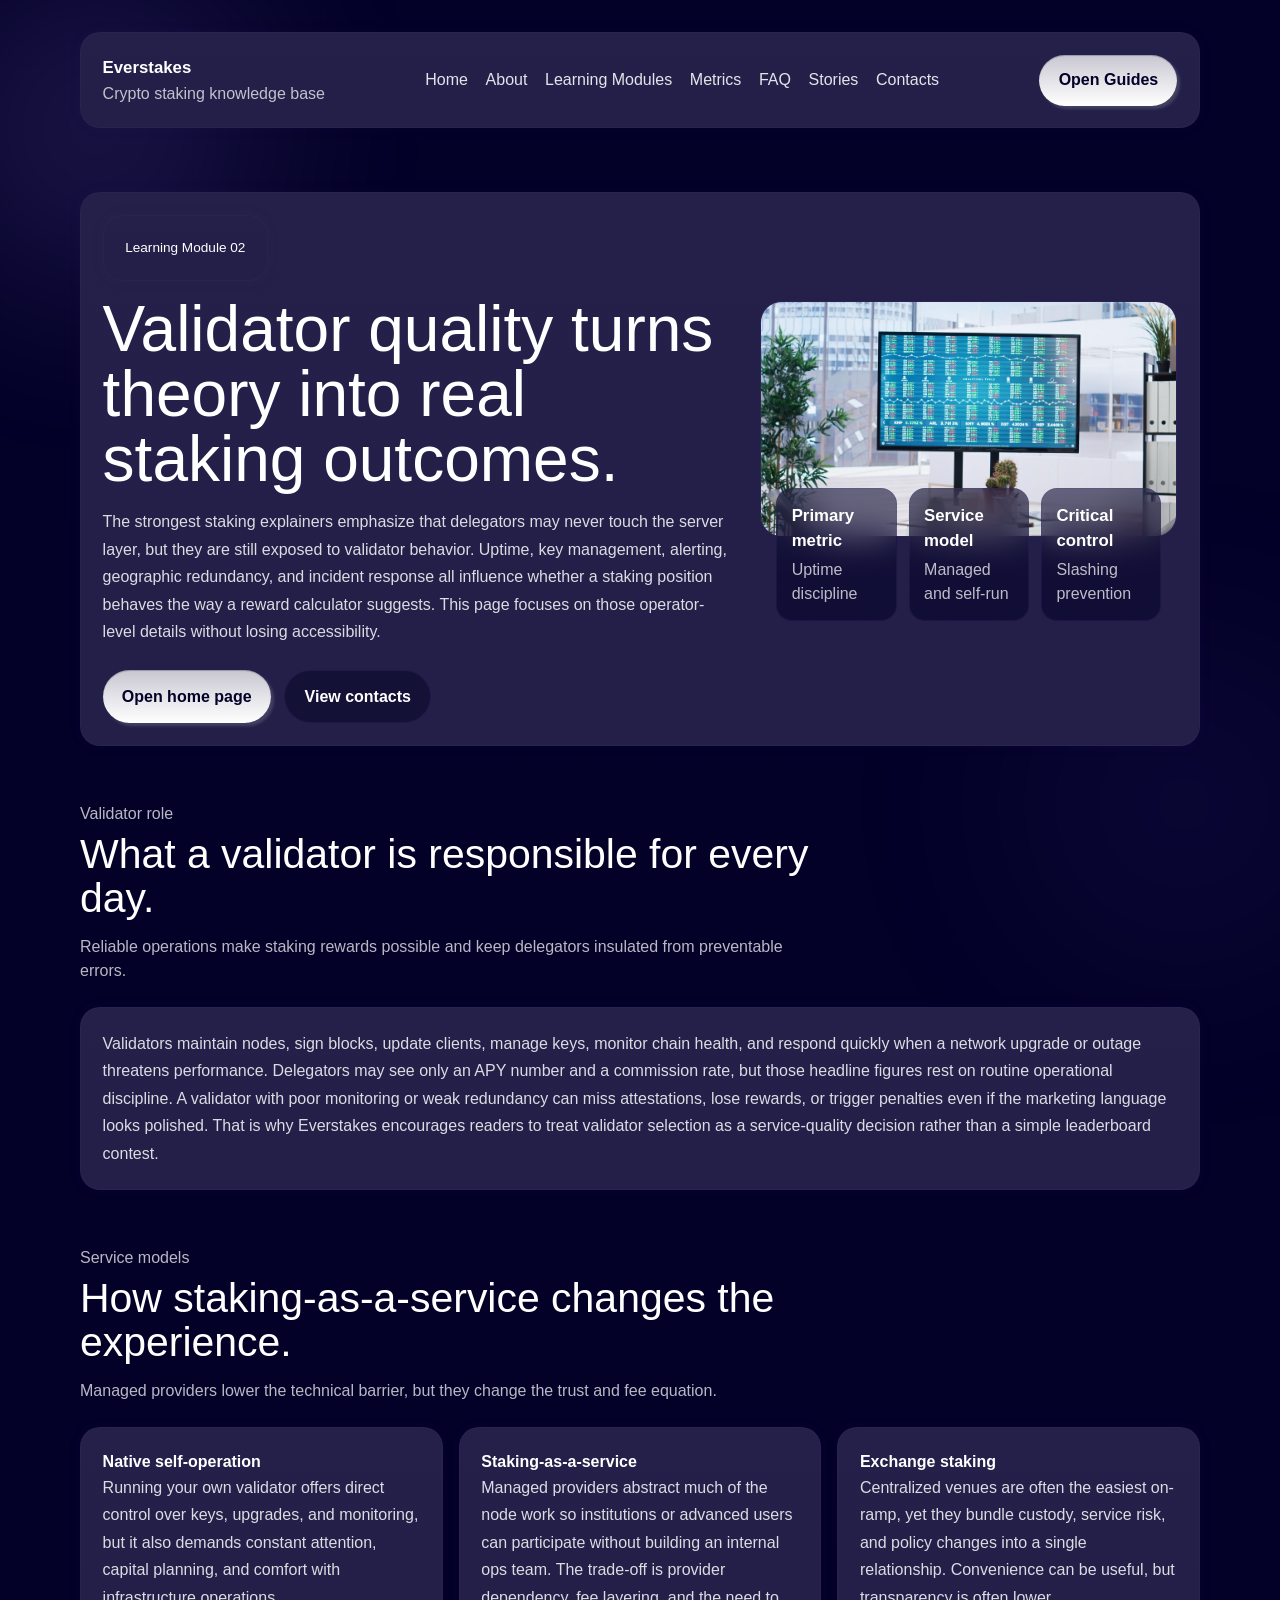
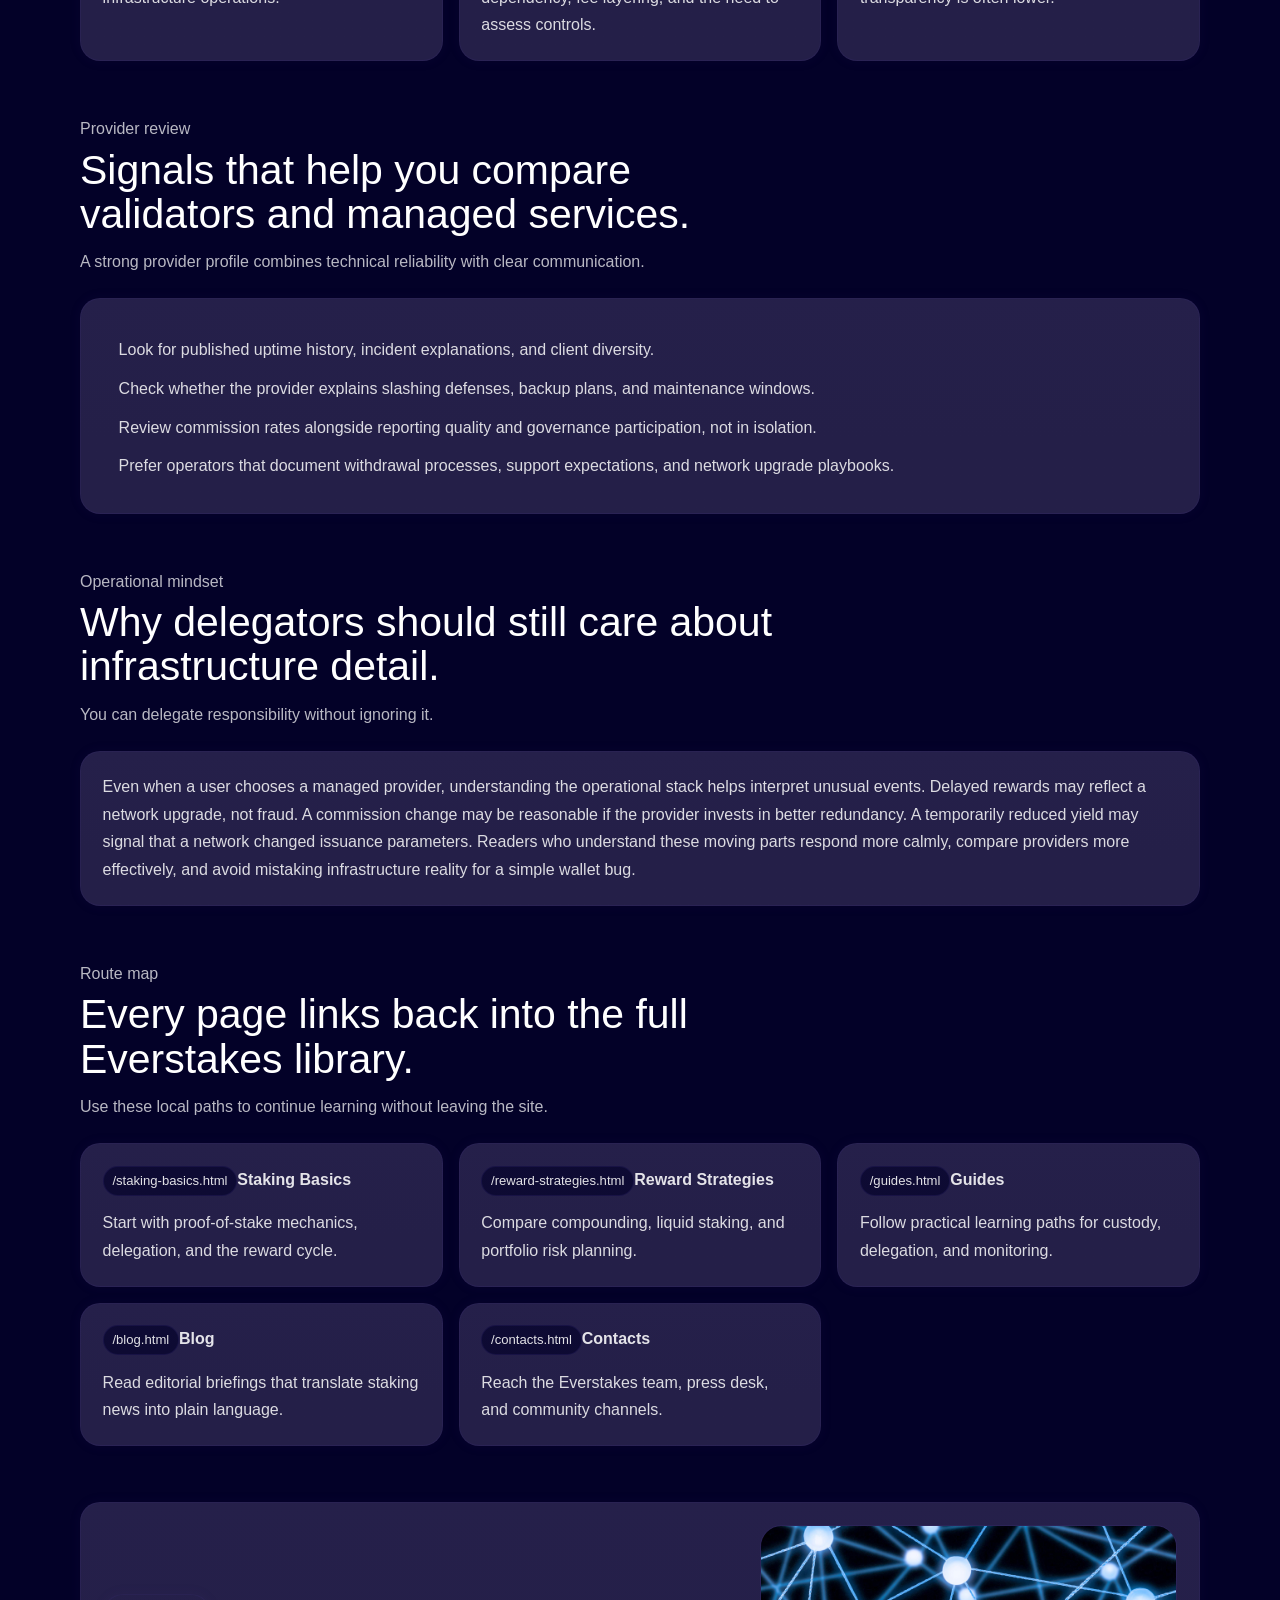
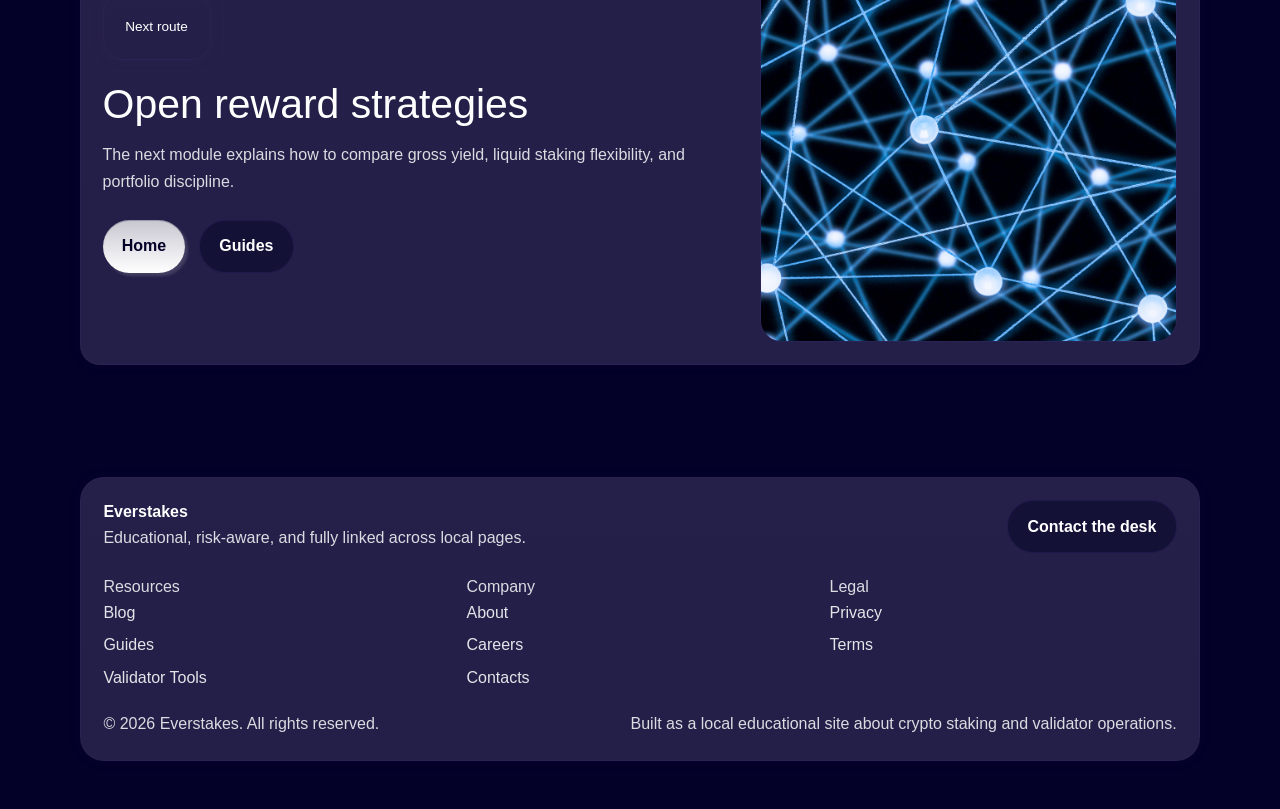
<file: stake2/validator-operations.html>
<!DOCTYPE html>
<html lang="en">
<head>
  <meta charset="UTF-8">
  <meta name="viewport" content="width=device-width, initial-scale=1.0">
  <meta name="description" content="Review validator duties, staking-as-a-service, and provider evaluation.">
  <title>Validator Operations | Everstakes</title>
  <link rel="stylesheet" href="css2.css">
  <link rel="stylesheet" href="theme.css">
  <link rel="stylesheet" href="site.css">
</head>
<body>
  <a class="skip-link" href="#main-content">Skip to content</a>
  <div class="site-shell">
    <div class="page-grid" aria-hidden="true"></div>
    
<header class="site-nav">
  <div class="container">
    <div class="nav-card card">
      <a class="brand" href="index.html">
        <strong>Everstakes</strong>
        <span class="muted">Crypto staking knowledge base</span>
      </a>
      <button class="nav-toggle" type="button" aria-expanded="false" aria-label="Toggle navigation" data-menu-toggle>☰</button>
      <nav class="nav-links" aria-label="Primary" data-nav-links><a href="index.html">Home</a><a href="about.html">About</a><a href="index.html#modules">Learning Modules</a><a href="index.html#metrics">Metrics</a><a href="index.html#faq">FAQ</a><a href="index.html#stories">Stories</a><a href="contacts.html">Contacts</a></nav>
      <a class="button primary-button text-primary-cta-text nav-cta" href="guides.html">Open Guides</a>
    </div>
  </div>
</header>

    <main id="main-content">
      <section class="hero">
        <div class="container">
          <div class="hero-card card">
            <div class="hero-copy">
              <span class="kicker card">Learning Module 02</span>
              <h1>Validator quality turns theory into real staking outcomes.</h1>
              <p>The strongest staking explainers emphasize that delegators may never touch the server layer, but they are still exposed to validator behavior. Uptime, key management, alerting, geographic redundancy, and incident response all influence whether a staking position behaves the way a reward calculator suggests. This page focuses on those operator-level details without losing accessibility.</p>
              <div class="hero-actions"><a class="button primary-button text-primary-cta-text" href="index.html">Open home page</a><a class="button secondary-button" href="contacts.html">View contacts</a></div>
            </div>
            <div class="hero-media">
              <img src="big-screen-financial-department-office-shows-stock-exchange-indices_482257-91771.jpg" alt="Everstakes page visual">
              <div class="hero-badge"><div><strong>Primary metric</strong><span class="muted">Uptime discipline</span></div><div><strong>Service model</strong><span class="muted">Managed and self-run</span></div><div><strong>Critical control</strong><span class="muted">Slashing prevention</span></div></div>
            </div>
          </div>
        </div>
      </section>
      
<section class="section">
  <div class="container">
    <div class="section-head">
      <span class="eyebrow">Validator role</span>
      <h2>What a validator is responsible for every day.</h2>
      <p class="muted">Reliable operations make staking rewards possible and keep delegators insulated from preventable errors.</p>
    </div>
    <div class="info-card card"><p>Validators maintain nodes, sign blocks, update clients, manage keys, monitor chain health, and respond quickly when a network upgrade or outage threatens performance. Delegators may see only an APY number and a commission rate, but those headline figures rest on routine operational discipline. A validator with poor monitoring or weak redundancy can miss attestations, lose rewards, or trigger penalties even if the marketing language looks polished. That is why Everstakes encourages readers to treat validator selection as a service-quality decision rather than a simple leaderboard contest.</p></div>
  </div>
</section>

<section class="section">
  <div class="container">
    <div class="section-head">
      <span class="eyebrow">Service models</span>
      <h2>How staking-as-a-service changes the experience.</h2>
      <p class="muted">Managed providers lower the technical barrier, but they change the trust and fee equation.</p>
    </div>
    <div class="card-grid three"><article class="card"><strong>Native self-operation</strong><p>Running your own validator offers direct control over keys, upgrades, and monitoring, but it also demands constant attention, capital planning, and comfort with infrastructure operations.</p></article><article class="card"><strong>Staking-as-a-service</strong><p>Managed providers abstract much of the node work so institutions or advanced users can participate without building an internal ops team. The trade-off is provider dependency, fee layering, and the need to assess controls.</p></article><article class="card"><strong>Exchange staking</strong><p>Centralized venues are often the easiest on-ramp, yet they bundle custody, service risk, and policy changes into a single relationship. Convenience can be useful, but transparency is often lower.</p></article></div>
  </div>
</section>

<section class="section">
  <div class="container">
    <div class="section-head">
      <span class="eyebrow">Provider review</span>
      <h2>Signals that help you compare validators and managed services.</h2>
      <p class="muted">A strong provider profile combines technical reliability with clear communication.</p>
    </div>
    <div class="info-card card"><ul class="timeline"><li>Look for published uptime history, incident explanations, and client diversity.</li><li>Check whether the provider explains slashing defenses, backup plans, and maintenance windows.</li><li>Review commission rates alongside reporting quality and governance participation, not in isolation.</li><li>Prefer operators that document withdrawal processes, support expectations, and network upgrade playbooks.</li></ul></div>
  </div>
</section>

<section class="section">
  <div class="container">
    <div class="section-head">
      <span class="eyebrow">Operational mindset</span>
      <h2>Why delegators should still care about infrastructure detail.</h2>
      <p class="muted">You can delegate responsibility without ignoring it.</p>
    </div>
    <div class="info-card card"><p>Even when a user chooses a managed provider, understanding the operational stack helps interpret unusual events. Delayed rewards may reflect a network upgrade, not fraud. A commission change may be reasonable if the provider invests in better redundancy. A temporarily reduced yield may signal that a network changed issuance parameters. Readers who understand these moving parts respond more calmly, compare providers more effectively, and avoid mistaking infrastructure reality for a simple wallet bug.</p></div>
  </div>
</section>

      
<section class="section">
  <div class="container">
    <div class="section-head">
      <span class="eyebrow">Route map</span>
      <h2>Every page links back into the full Everstakes library.</h2>
      <p class="muted">Use these local paths to continue learning without leaving the site.</p>
    </div>
    <div class="route-list"><a class="route-card card" href="staking-basics.html"><span class="route-code">/staking-basics.html</span><strong>Staking Basics</strong><p>Start with proof-of-stake mechanics, delegation, and the reward cycle.</p></a><a class="route-card card" href="reward-strategies.html"><span class="route-code">/reward-strategies.html</span><strong>Reward Strategies</strong><p>Compare compounding, liquid staking, and portfolio risk planning.</p></a><a class="route-card card" href="guides.html"><span class="route-code">/guides.html</span><strong>Guides</strong><p>Follow practical learning paths for custody, delegation, and monitoring.</p></a><a class="route-card card" href="blog.html"><span class="route-code">/blog.html</span><strong>Blog</strong><p>Read editorial briefings that translate staking news into plain language.</p></a><a class="route-card card" href="contacts.html"><span class="route-code">/contacts.html</span><strong>Contacts</strong><p>Reach the Everstakes team, press desk, and community channels.</p></a></div>
  </div>
</section>

      
<section class="section">
  <div class="container">
    <div class="hero-card card">
      <div class="hero-copy">
        <span class="kicker card">Next route</span>
        <h2>Open reward strategies</h2>
        <p>The next module explains how to compare gross yield, liquid staking flexibility, and portfolio discipline.</p>
        <div class="button-row"><a class="button primary-button text-primary-cta-text" href="index.html">Home</a><a class="button secondary-button" href="guides.html">Guides</a></div>
      </div>
      <div class="hero-media">
        <img src="business-network-background-connecting-dots-technology-design_53876-160270.jpg" alt="Staking overview backdrop">
      </div>
    </div>
  </div>
</section>

    </main>
    
<footer class="footer">
  <div class="container">
    <div class="footer-card card">
      <div class="footer-top">
        <div>
          <strong>Everstakes</strong>
          <p class="footer-note">Educational, risk-aware, and fully linked across local pages.</p>
        </div>
        <a class="button secondary-button" href="contacts.html">Contact the desk</a>
      </div>
      <div class="footer-columns"><div><p class="eyebrow">Resources</p><div class="footer-links"><a href="blog.html">Blog</a><a href="guides.html">Guides</a><a href="validator-tools.html">Validator Tools</a></div></div><div><p class="eyebrow">Company</p><div class="footer-links"><a href="about.html">About</a><a href="careers.html">Careers</a><a href="contacts.html">Contacts</a></div></div><div><p class="eyebrow">Legal</p><div class="footer-links"><a href="privacy.html">Privacy</a><a href="terms.html">Terms</a></div></div></div>
      <div class="footer-bottom">
        <p class="footer-note">© <span data-current-year></span> Everstakes. All rights reserved.</p>
        <p class="footer-note">Built as a local educational site about crypto staking and validator operations.</p>
      </div>
    </div>
  </div>
</footer>
<button class="back-top primary-button" type="button" data-back-top aria-label="Back to top">↑</button>
<script src="site.js"></script>

  </div>
</body>
</html>
</file>
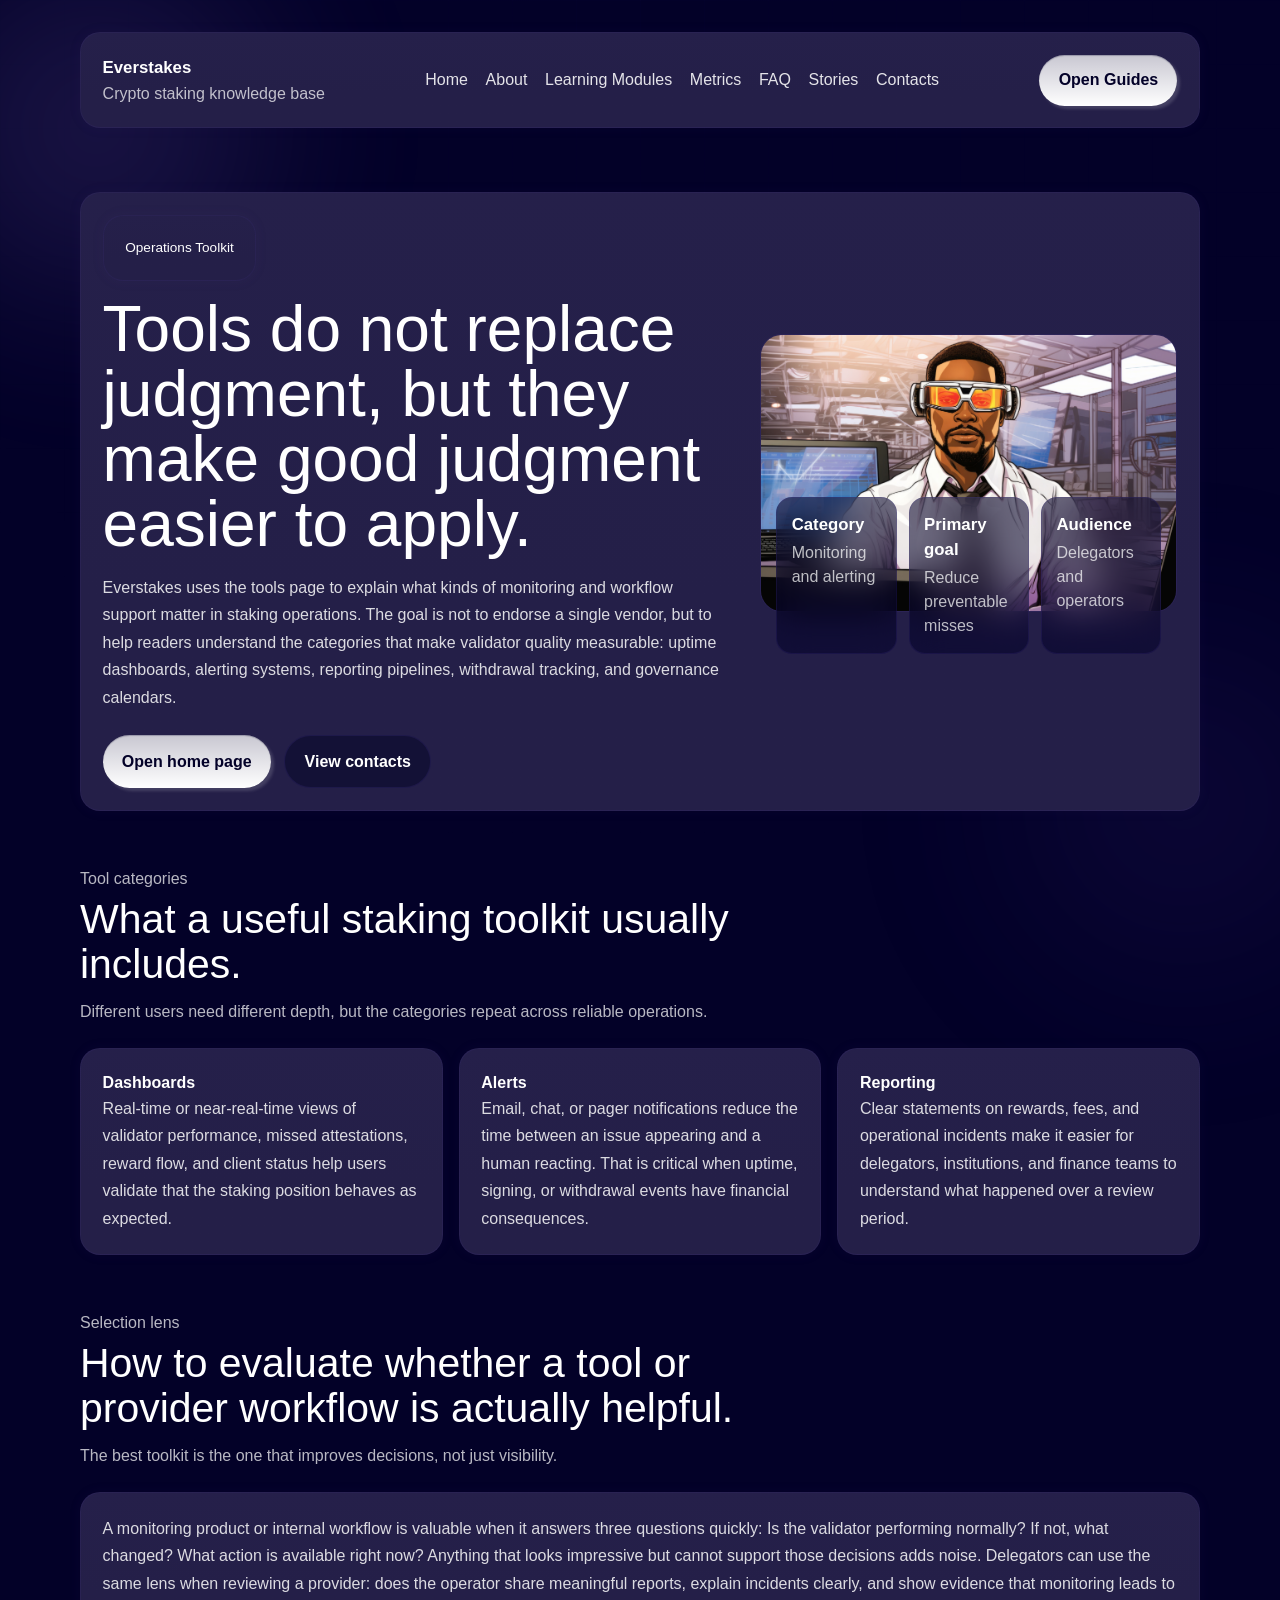
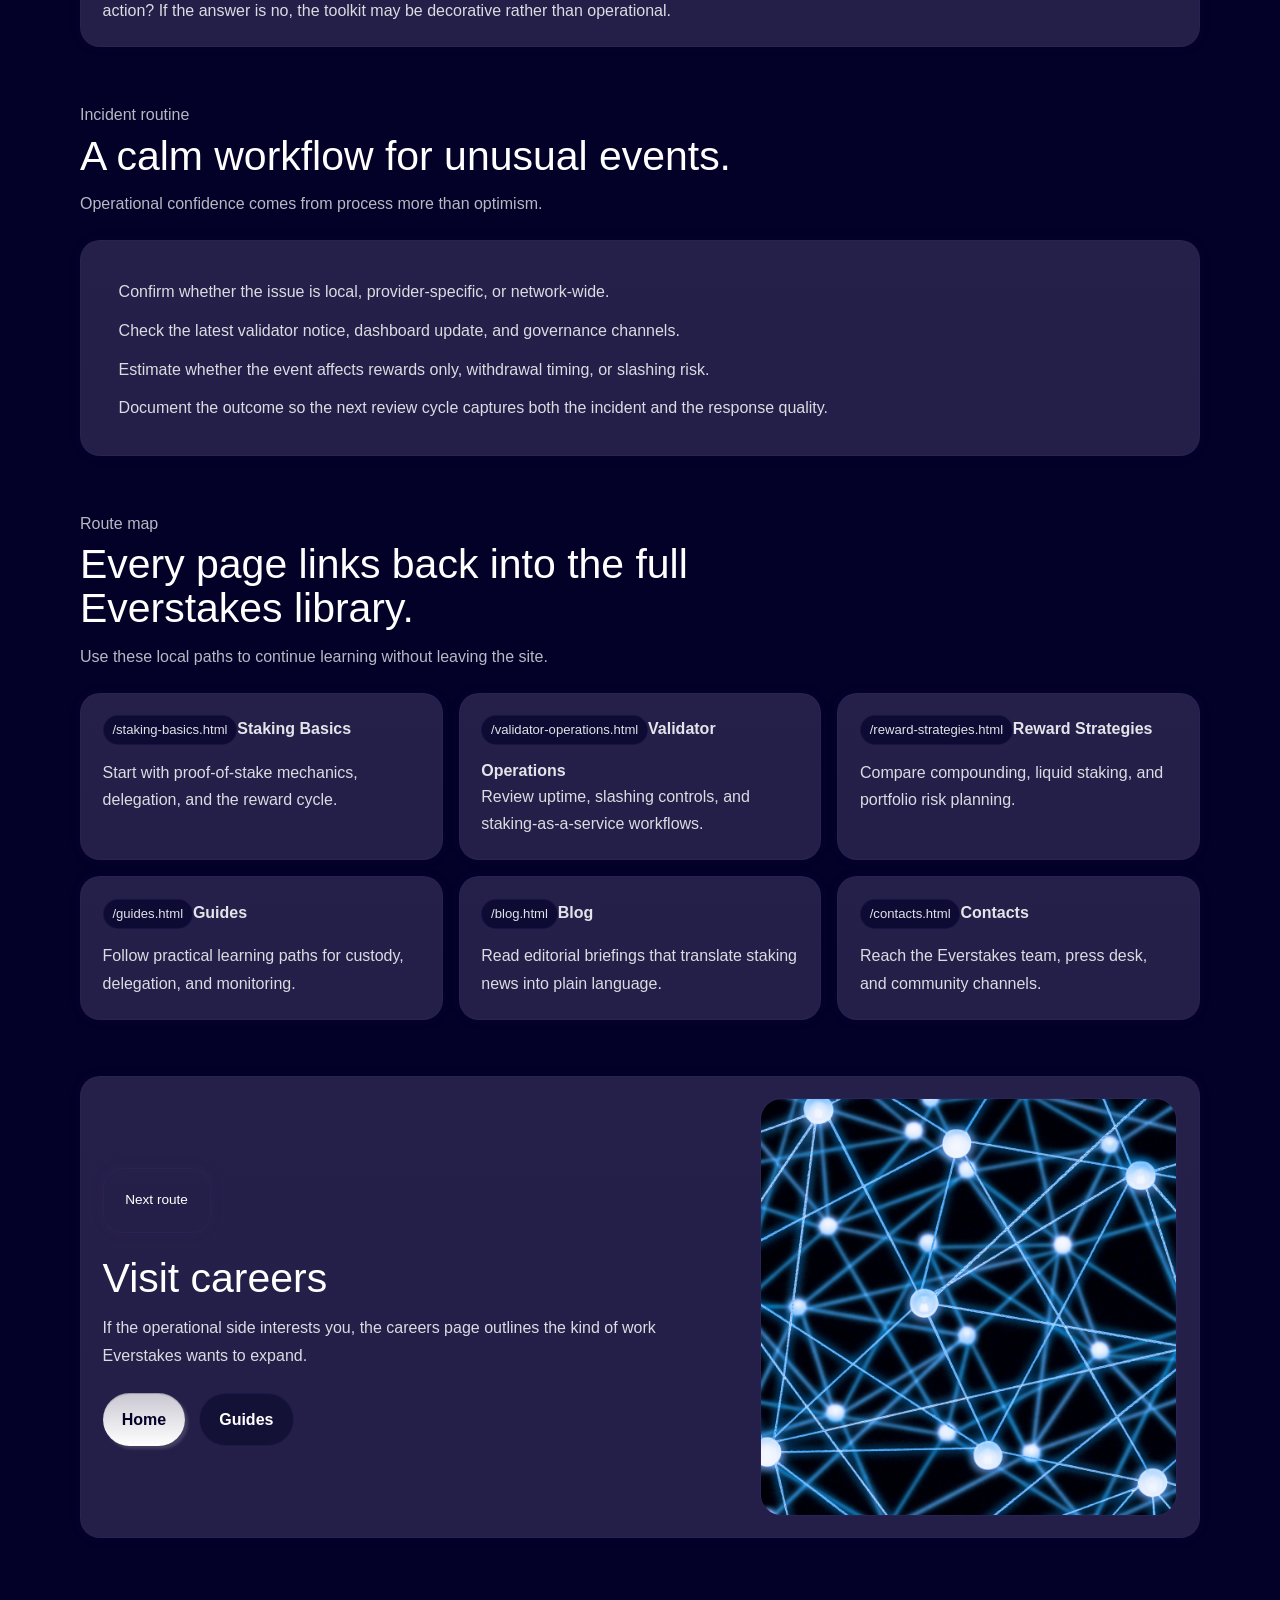
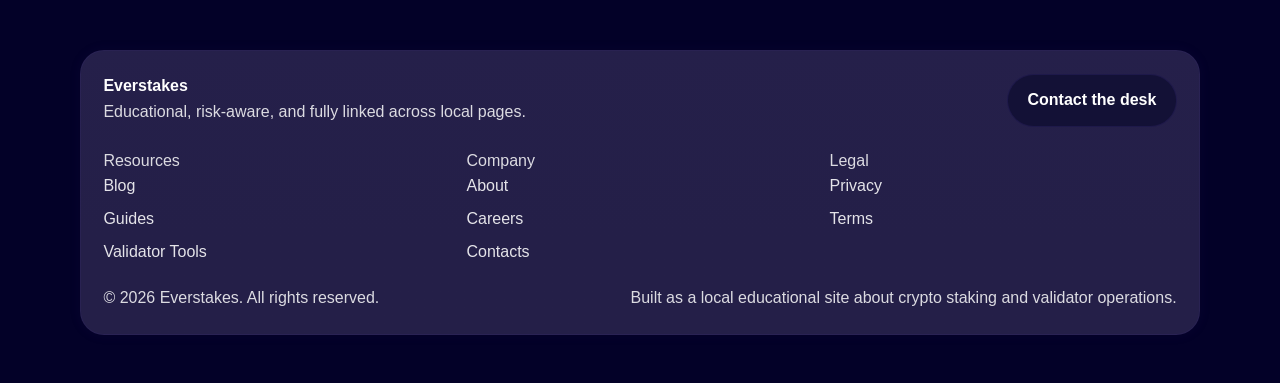
<file: stake2/validator-tools.html>
<!DOCTYPE html>
<html lang="en">
<head>
  <meta charset="UTF-8">
  <meta name="viewport" content="width=device-width, initial-scale=1.0">
  <meta name="description" content="A practical view of dashboards, alerts, and workflows for validator monitoring.">
  <title>Validator Tools | Everstakes</title>
  <link rel="stylesheet" href="css2.css">
  <link rel="stylesheet" href="theme.css">
  <link rel="stylesheet" href="site.css">
</head>
<body>
  <a class="skip-link" href="#main-content">Skip to content</a>
  <div class="site-shell">
    <div class="page-grid" aria-hidden="true"></div>
    
<header class="site-nav">
  <div class="container">
    <div class="nav-card card">
      <a class="brand" href="index.html">
        <strong>Everstakes</strong>
        <span class="muted">Crypto staking knowledge base</span>
      </a>
      <button class="nav-toggle" type="button" aria-expanded="false" aria-label="Toggle navigation" data-menu-toggle>☰</button>
      <nav class="nav-links" aria-label="Primary" data-nav-links><a href="index.html">Home</a><a href="about.html">About</a><a href="index.html#modules">Learning Modules</a><a href="index.html#metrics">Metrics</a><a href="index.html#faq">FAQ</a><a href="index.html#stories">Stories</a><a href="contacts.html">Contacts</a></nav>
      <a class="button primary-button text-primary-cta-text nav-cta" href="guides.html">Open Guides</a>
    </div>
  </div>
</header>

    <main id="main-content">
      <section class="hero">
        <div class="container">
          <div class="hero-card card">
            <div class="hero-copy">
              <span class="kicker card">Operations Toolkit</span>
              <h1>Tools do not replace judgment, but they make good judgment easier to apply.</h1>
              <p>Everstakes uses the tools page to explain what kinds of monitoring and workflow support matter in staking operations. The goal is not to endorse a single vendor, but to help readers understand the categories that make validator quality measurable: uptime dashboards, alerting systems, reporting pipelines, withdrawal tracking, and governance calendars.</p>
              <div class="hero-actions"><a class="button primary-button text-primary-cta-text" href="index.html">Open home page</a><a class="button secondary-button" href="contacts.html">View contacts</a></div>
            </div>
            <div class="hero-media">
              <img src="cartoon-man-wearing-glasses_23-2151136891.jpg" alt="Everstakes page visual">
              <div class="hero-badge"><div><strong>Category</strong><span class="muted">Monitoring and alerting</span></div><div><strong>Primary goal</strong><span class="muted">Reduce preventable misses</span></div><div><strong>Audience</strong><span class="muted">Delegators and operators</span></div></div>
            </div>
          </div>
        </div>
      </section>
      
<section class="section">
  <div class="container">
    <div class="section-head">
      <span class="eyebrow">Tool categories</span>
      <h2>What a useful staking toolkit usually includes.</h2>
      <p class="muted">Different users need different depth, but the categories repeat across reliable operations.</p>
    </div>
    <div class="card-grid three"><article class="card"><strong>Dashboards</strong><p>Real-time or near-real-time views of validator performance, missed attestations, reward flow, and client status help users validate that the staking position behaves as expected.</p></article><article class="card"><strong>Alerts</strong><p>Email, chat, or pager notifications reduce the time between an issue appearing and a human reacting. That is critical when uptime, signing, or withdrawal events have financial consequences.</p></article><article class="card"><strong>Reporting</strong><p>Clear statements on rewards, fees, and operational incidents make it easier for delegators, institutions, and finance teams to understand what happened over a review period.</p></article></div>
  </div>
</section>

<section class="section">
  <div class="container">
    <div class="section-head">
      <span class="eyebrow">Selection lens</span>
      <h2>How to evaluate whether a tool or provider workflow is actually helpful.</h2>
      <p class="muted">The best toolkit is the one that improves decisions, not just visibility.</p>
    </div>
    <div class="info-card card"><p>A monitoring product or internal workflow is valuable when it answers three questions quickly: Is the validator performing normally? If not, what changed? What action is available right now? Anything that looks impressive but cannot support those decisions adds noise. Delegators can use the same lens when reviewing a provider: does the operator share meaningful reports, explain incidents clearly, and show evidence that monitoring leads to action? If the answer is no, the toolkit may be decorative rather than operational.</p></div>
  </div>
</section>

<section class="section">
  <div class="container">
    <div class="section-head">
      <span class="eyebrow">Incident routine</span>
      <h2>A calm workflow for unusual events.</h2>
      <p class="muted">Operational confidence comes from process more than optimism.</p>
    </div>
    <div class="info-card card"><ul class="timeline"><li>Confirm whether the issue is local, provider-specific, or network-wide.</li><li>Check the latest validator notice, dashboard update, and governance channels.</li><li>Estimate whether the event affects rewards only, withdrawal timing, or slashing risk.</li><li>Document the outcome so the next review cycle captures both the incident and the response quality.</li></ul></div>
  </div>
</section>

      
<section class="section">
  <div class="container">
    <div class="section-head">
      <span class="eyebrow">Route map</span>
      <h2>Every page links back into the full Everstakes library.</h2>
      <p class="muted">Use these local paths to continue learning without leaving the site.</p>
    </div>
    <div class="route-list"><a class="route-card card" href="staking-basics.html"><span class="route-code">/staking-basics.html</span><strong>Staking Basics</strong><p>Start with proof-of-stake mechanics, delegation, and the reward cycle.</p></a><a class="route-card card" href="validator-operations.html"><span class="route-code">/validator-operations.html</span><strong>Validator Operations</strong><p>Review uptime, slashing controls, and staking-as-a-service workflows.</p></a><a class="route-card card" href="reward-strategies.html"><span class="route-code">/reward-strategies.html</span><strong>Reward Strategies</strong><p>Compare compounding, liquid staking, and portfolio risk planning.</p></a><a class="route-card card" href="guides.html"><span class="route-code">/guides.html</span><strong>Guides</strong><p>Follow practical learning paths for custody, delegation, and monitoring.</p></a><a class="route-card card" href="blog.html"><span class="route-code">/blog.html</span><strong>Blog</strong><p>Read editorial briefings that translate staking news into plain language.</p></a><a class="route-card card" href="contacts.html"><span class="route-code">/contacts.html</span><strong>Contacts</strong><p>Reach the Everstakes team, press desk, and community channels.</p></a></div>
  </div>
</section>

      
<section class="section">
  <div class="container">
    <div class="hero-card card">
      <div class="hero-copy">
        <span class="kicker card">Next route</span>
        <h2>Visit careers</h2>
        <p>If the operational side interests you, the careers page outlines the kind of work Everstakes wants to expand.</p>
        <div class="button-row"><a class="button primary-button text-primary-cta-text" href="index.html">Home</a><a class="button secondary-button" href="guides.html">Guides</a></div>
      </div>
      <div class="hero-media">
        <img src="business-network-background-connecting-dots-technology-design_53876-160270.jpg" alt="Staking overview backdrop">
      </div>
    </div>
  </div>
</section>

    </main>
    
<footer class="footer">
  <div class="container">
    <div class="footer-card card">
      <div class="footer-top">
        <div>
          <strong>Everstakes</strong>
          <p class="footer-note">Educational, risk-aware, and fully linked across local pages.</p>
        </div>
        <a class="button secondary-button" href="contacts.html">Contact the desk</a>
      </div>
      <div class="footer-columns"><div><p class="eyebrow">Resources</p><div class="footer-links"><a href="blog.html">Blog</a><a href="guides.html">Guides</a><a href="validator-tools.html">Validator Tools</a></div></div><div><p class="eyebrow">Company</p><div class="footer-links"><a href="about.html">About</a><a href="careers.html">Careers</a><a href="contacts.html">Contacts</a></div></div><div><p class="eyebrow">Legal</p><div class="footer-links"><a href="privacy.html">Privacy</a><a href="terms.html">Terms</a></div></div></div>
      <div class="footer-bottom">
        <p class="footer-note">© <span data-current-year></span> Everstakes. All rights reserved.</p>
        <p class="footer-note">Built as a local educational site about crypto staking and validator operations.</p>
      </div>
    </div>
  </div>
</footer>
<button class="back-top primary-button" type="button" data-back-top aria-label="Back to top">↑</button>
<script src="site.js"></script>

  </div>
</body>
</html>
</file>
<file: stake2/css2.css>
@font-face { font-family: "Inter"; src: url("") format("woff2"); font-style: italic; font-weight: 100; font-display: swap; unicode-range: U+460-52F, U+1C80-1C8A, U+20B4, U+2DE0-2DFF, U+A640-A69F, U+FE2E-FE2F; }
@font-face { font-family: "Inter"; src: url("") format("woff2"); font-style: italic; font-weight: 100; font-display: swap; unicode-range: U+301, U+400-45F, U+490-491, U+4B0-4B1, U+2116; }
@font-face { font-family: "Inter"; src: url("") format("woff2"); font-style: italic; font-weight: 100; font-display: swap; unicode-range: U+1F00-1FFF; }
@font-face { font-family: "Inter"; src: url("") format("woff2"); font-style: italic; font-weight: 100; font-display: swap; unicode-range: U+370-377, U+37A-37F, U+384-38A, U+38C, U+38E-3A1, U+3A3-3FF; }
@font-face { font-family: "Inter"; src: url("") format("woff2"); font-style: italic; font-weight: 100; font-display: swap; unicode-range: U+102-103, U+110-111, U+128-129, U+168-169, U+1A0-1A1, U+1AF-1B0, U+300-301, U+303-304, U+308-309, U+323, U+329, U+1EA0-1EF9, U+20AB; }
@font-face { font-family: "Inter"; src: url("") format("woff2"); font-style: italic; font-weight: 100; font-display: swap; unicode-range: U+100-2BA, U+2BD-2C5, U+2C7-2CC, U+2CE-2D7, U+2DD-2FF, U+304, U+308, U+329, U+1D00-1DBF, U+1E00-1E9F, U+1EF2-1EFF, U+2020, U+20A0-20AB, U+20AD-20C0, U+2113, U+2C60-2C7F, U+A720-A7FF; }
@font-face { font-family: "Inter"; src: url("") format("woff2"); font-style: italic; font-weight: 100; font-display: swap; unicode-range: U+0-FF, U+131, U+152-153, U+2BB-2BC, U+2C6, U+2DA, U+2DC, U+304, U+308, U+329, U+2000-206F, U+20AC, U+2122, U+2191, U+2193, U+2212, U+2215, U+FEFF, U+FFFD; }
@font-face { font-family: "Inter"; src: url("") format("woff2"); font-style: italic; font-weight: 200; font-display: swap; unicode-range: U+460-52F, U+1C80-1C8A, U+20B4, U+2DE0-2DFF, U+A640-A69F, U+FE2E-FE2F; }
@font-face { font-family: "Inter"; src: url("") format("woff2"); font-style: italic; font-weight: 200; font-display: swap; unicode-range: U+301, U+400-45F, U+490-491, U+4B0-4B1, U+2116; }
@font-face { font-family: "Inter"; src: url("") format("woff2"); font-style: italic; font-weight: 200; font-display: swap; unicode-range: U+1F00-1FFF; }
@font-face { font-family: "Inter"; src: url("") format("woff2"); font-style: italic; font-weight: 200; font-display: swap; unicode-range: U+370-377, U+37A-37F, U+384-38A, U+38C, U+38E-3A1, U+3A3-3FF; }
@font-face { font-family: "Inter"; src: url("") format("woff2"); font-style: italic; font-weight: 200; font-display: swap; unicode-range: U+102-103, U+110-111, U+128-129, U+168-169, U+1A0-1A1, U+1AF-1B0, U+300-301, U+303-304, U+308-309, U+323, U+329, U+1EA0-1EF9, U+20AB; }
@font-face { font-family: "Inter"; src: url("") format("woff2"); font-style: italic; font-weight: 200; font-display: swap; unicode-range: U+100-2BA, U+2BD-2C5, U+2C7-2CC, U+2CE-2D7, U+2DD-2FF, U+304, U+308, U+329, U+1D00-1DBF, U+1E00-1E9F, U+1EF2-1EFF, U+2020, U+20A0-20AB, U+20AD-20C0, U+2113, U+2C60-2C7F, U+A720-A7FF; }
@font-face { font-family: "Inter"; src: url("") format("woff2"); font-style: italic; font-weight: 200; font-display: swap; unicode-range: U+0-FF, U+131, U+152-153, U+2BB-2BC, U+2C6, U+2DA, U+2DC, U+304, U+308, U+329, U+2000-206F, U+20AC, U+2122, U+2191, U+2193, U+2212, U+2215, U+FEFF, U+FFFD; }
@font-face { font-family: "Inter"; src: url("") format("woff2"); font-style: italic; font-weight: 300; font-display: swap; unicode-range: U+460-52F, U+1C80-1C8A, U+20B4, U+2DE0-2DFF, U+A640-A69F, U+FE2E-FE2F; }
@font-face { font-family: "Inter"; src: url("") format("woff2"); font-style: italic; font-weight: 300; font-display: swap; unicode-range: U+301, U+400-45F, U+490-491, U+4B0-4B1, U+2116; }
@font-face { font-family: "Inter"; src: url("") format("woff2"); font-style: italic; font-weight: 300; font-display: swap; unicode-range: U+1F00-1FFF; }
@font-face { font-family: "Inter"; src: url("") format("woff2"); font-style: italic; font-weight: 300; font-display: swap; unicode-range: U+370-377, U+37A-37F, U+384-38A, U+38C, U+38E-3A1, U+3A3-3FF; }
@font-face { font-family: "Inter"; src: url("") format("woff2"); font-style: italic; font-weight: 300; font-display: swap; unicode-range: U+102-103, U+110-111, U+128-129, U+168-169, U+1A0-1A1, U+1AF-1B0, U+300-301, U+303-304, U+308-309, U+323, U+329, U+1EA0-1EF9, U+20AB; }
@font-face { font-family: "Inter"; src: url("") format("woff2"); font-style: italic; font-weight: 300; font-display: swap; unicode-range: U+100-2BA, U+2BD-2C5, U+2C7-2CC, U+2CE-2D7, U+2DD-2FF, U+304, U+308, U+329, U+1D00-1DBF, U+1E00-1E9F, U+1EF2-1EFF, U+2020, U+20A0-20AB, U+20AD-20C0, U+2113, U+2C60-2C7F, U+A720-A7FF; }
@font-face { font-family: "Inter"; src: url("") format("woff2"); font-style: italic; font-weight: 300; font-display: swap; unicode-range: U+0-FF, U+131, U+152-153, U+2BB-2BC, U+2C6, U+2DA, U+2DC, U+304, U+308, U+329, U+2000-206F, U+20AC, U+2122, U+2191, U+2193, U+2212, U+2215, U+FEFF, U+FFFD; }
@font-face { font-family: "Inter"; src: url("") format("woff2"); font-style: italic; font-weight: 400; font-display: swap; unicode-range: U+460-52F, U+1C80-1C8A, U+20B4, U+2DE0-2DFF, U+A640-A69F, U+FE2E-FE2F; }
@font-face { font-family: "Inter"; src: url("") format("woff2"); font-style: italic; font-weight: 400; font-display: swap; unicode-range: U+301, U+400-45F, U+490-491, U+4B0-4B1, U+2116; }
@font-face { font-family: "Inter"; src: url("") format("woff2"); font-style: italic; font-weight: 400; font-display: swap; unicode-range: U+1F00-1FFF; }
@font-face { font-family: "Inter"; src: url("") format("woff2"); font-style: italic; font-weight: 400; font-display: swap; unicode-range: U+370-377, U+37A-37F, U+384-38A, U+38C, U+38E-3A1, U+3A3-3FF; }
@font-face { font-family: "Inter"; src: url("") format("woff2"); font-style: italic; font-weight: 400; font-display: swap; unicode-range: U+102-103, U+110-111, U+128-129, U+168-169, U+1A0-1A1, U+1AF-1B0, U+300-301, U+303-304, U+308-309, U+323, U+329, U+1EA0-1EF9, U+20AB; }
@font-face { font-family: "Inter"; src: url("") format("woff2"); font-style: italic; font-weight: 400; font-display: swap; unicode-range: U+100-2BA, U+2BD-2C5, U+2C7-2CC, U+2CE-2D7, U+2DD-2FF, U+304, U+308, U+329, U+1D00-1DBF, U+1E00-1E9F, U+1EF2-1EFF, U+2020, U+20A0-20AB, U+20AD-20C0, U+2113, U+2C60-2C7F, U+A720-A7FF; }
@font-face { font-family: "Inter"; src: url("") format("woff2"); font-style: italic; font-weight: 400; font-display: swap; unicode-range: U+0-FF, U+131, U+152-153, U+2BB-2BC, U+2C6, U+2DA, U+2DC, U+304, U+308, U+329, U+2000-206F, U+20AC, U+2122, U+2191, U+2193, U+2212, U+2215, U+FEFF, U+FFFD; }
@font-face { font-family: "Inter"; src: url("") format("woff2"); font-style: italic; font-weight: 500; font-display: swap; unicode-range: U+460-52F, U+1C80-1C8A, U+20B4, U+2DE0-2DFF, U+A640-A69F, U+FE2E-FE2F; }
@font-face { font-family: "Inter"; src: url("") format("woff2"); font-style: italic; font-weight: 500; font-display: swap; unicode-range: U+301, U+400-45F, U+490-491, U+4B0-4B1, U+2116; }
@font-face { font-family: "Inter"; src: url("") format("woff2"); font-style: italic; font-weight: 500; font-display: swap; unicode-range: U+1F00-1FFF; }
@font-face { font-family: "Inter"; src: url("") format("woff2"); font-style: italic; font-weight: 500; font-display: swap; unicode-range: U+370-377, U+37A-37F, U+384-38A, U+38C, U+38E-3A1, U+3A3-3FF; }
@font-face { font-family: "Inter"; src: url("") format("woff2"); font-style: italic; font-weight: 500; font-display: swap; unicode-range: U+102-103, U+110-111, U+128-129, U+168-169, U+1A0-1A1, U+1AF-1B0, U+300-301, U+303-304, U+308-309, U+323, U+329, U+1EA0-1EF9, U+20AB; }
@font-face { font-family: "Inter"; src: url("") format("woff2"); font-style: italic; font-weight: 500; font-display: swap; unicode-range: U+100-2BA, U+2BD-2C5, U+2C7-2CC, U+2CE-2D7, U+2DD-2FF, U+304, U+308, U+329, U+1D00-1DBF, U+1E00-1E9F, U+1EF2-1EFF, U+2020, U+20A0-20AB, U+20AD-20C0, U+2113, U+2C60-2C7F, U+A720-A7FF; }
@font-face { font-family: "Inter"; src: url("") format("woff2"); font-style: italic; font-weight: 500; font-display: swap; unicode-range: U+0-FF, U+131, U+152-153, U+2BB-2BC, U+2C6, U+2DA, U+2DC, U+304, U+308, U+329, U+2000-206F, U+20AC, U+2122, U+2191, U+2193, U+2212, U+2215, U+FEFF, U+FFFD; }
@font-face { font-family: "Inter"; src: url("") format("woff2"); font-style: italic; font-weight: 600; font-display: swap; unicode-range: U+460-52F, U+1C80-1C8A, U+20B4, U+2DE0-2DFF, U+A640-A69F, U+FE2E-FE2F; }
@font-face { font-family: "Inter"; src: url("") format("woff2"); font-style: italic; font-weight: 600; font-display: swap; unicode-range: U+301, U+400-45F, U+490-491, U+4B0-4B1, U+2116; }
@font-face { font-family: "Inter"; src: url("") format("woff2"); font-style: italic; font-weight: 600; font-display: swap; unicode-range: U+1F00-1FFF; }
@font-face { font-family: "Inter"; src: url("") format("woff2"); font-style: italic; font-weight: 600; font-display: swap; unicode-range: U+370-377, U+37A-37F, U+384-38A, U+38C, U+38E-3A1, U+3A3-3FF; }
@font-face { font-family: "Inter"; src: url("") format("woff2"); font-style: italic; font-weight: 600; font-display: swap; unicode-range: U+102-103, U+110-111, U+128-129, U+168-169, U+1A0-1A1, U+1AF-1B0, U+300-301, U+303-304, U+308-309, U+323, U+329, U+1EA0-1EF9, U+20AB; }
@font-face { font-family: "Inter"; src: url("") format("woff2"); font-style: italic; font-weight: 600; font-display: swap; unicode-range: U+100-2BA, U+2BD-2C5, U+2C7-2CC, U+2CE-2D7, U+2DD-2FF, U+304, U+308, U+329, U+1D00-1DBF, U+1E00-1E9F, U+1EF2-1EFF, U+2020, U+20A0-20AB, U+20AD-20C0, U+2113, U+2C60-2C7F, U+A720-A7FF; }
@font-face { font-family: "Inter"; src: url("") format("woff2"); font-style: italic; font-weight: 600; font-display: swap; unicode-range: U+0-FF, U+131, U+152-153, U+2BB-2BC, U+2C6, U+2DA, U+2DC, U+304, U+308, U+329, U+2000-206F, U+20AC, U+2122, U+2191, U+2193, U+2212, U+2215, U+FEFF, U+FFFD; }
@font-face { font-family: "Inter"; src: url("") format("woff2"); font-style: italic; font-weight: 700; font-display: swap; unicode-range: U+460-52F, U+1C80-1C8A, U+20B4, U+2DE0-2DFF, U+A640-A69F, U+FE2E-FE2F; }
@font-face { font-family: "Inter"; src: url("") format("woff2"); font-style: italic; font-weight: 700; font-display: swap; unicode-range: U+301, U+400-45F, U+490-491, U+4B0-4B1, U+2116; }
@font-face { font-family: "Inter"; src: url("") format("woff2"); font-style: italic; font-weight: 700; font-display: swap; unicode-range: U+1F00-1FFF; }
@font-face { font-family: "Inter"; src: url("") format("woff2"); font-style: italic; font-weight: 700; font-display: swap; unicode-range: U+370-377, U+37A-37F, U+384-38A, U+38C, U+38E-3A1, U+3A3-3FF; }
@font-face { font-family: "Inter"; src: url("") format("woff2"); font-style: italic; font-weight: 700; font-display: swap; unicode-range: U+102-103, U+110-111, U+128-129, U+168-169, U+1A0-1A1, U+1AF-1B0, U+300-301, U+303-304, U+308-309, U+323, U+329, U+1EA0-1EF9, U+20AB; }
@font-face { font-family: "Inter"; src: url("") format("woff2"); font-style: italic; font-weight: 700; font-display: swap; unicode-range: U+100-2BA, U+2BD-2C5, U+2C7-2CC, U+2CE-2D7, U+2DD-2FF, U+304, U+308, U+329, U+1D00-1DBF, U+1E00-1E9F, U+1EF2-1EFF, U+2020, U+20A0-20AB, U+20AD-20C0, U+2113, U+2C60-2C7F, U+A720-A7FF; }
@font-face { font-family: "Inter"; src: url("") format("woff2"); font-style: italic; font-weight: 700; font-display: swap; unicode-range: U+0-FF, U+131, U+152-153, U+2BB-2BC, U+2C6, U+2DA, U+2DC, U+304, U+308, U+329, U+2000-206F, U+20AC, U+2122, U+2191, U+2193, U+2212, U+2215, U+FEFF, U+FFFD; }
@font-face { font-family: "Inter"; src: url("") format("woff2"); font-style: italic; font-weight: 800; font-display: swap; unicode-range: U+460-52F, U+1C80-1C8A, U+20B4, U+2DE0-2DFF, U+A640-A69F, U+FE2E-FE2F; }
@font-face { font-family: "Inter"; src: url("") format("woff2"); font-style: italic; font-weight: 800; font-display: swap; unicode-range: U+301, U+400-45F, U+490-491, U+4B0-4B1, U+2116; }
@font-face { font-family: "Inter"; src: url("") format("woff2"); font-style: italic; font-weight: 800; font-display: swap; unicode-range: U+1F00-1FFF; }
@font-face { font-family: "Inter"; src: url("") format("woff2"); font-style: italic; font-weight: 800; font-display: swap; unicode-range: U+370-377, U+37A-37F, U+384-38A, U+38C, U+38E-3A1, U+3A3-3FF; }
@font-face { font-family: "Inter"; src: url("") format("woff2"); font-style: italic; font-weight: 800; font-display: swap; unicode-range: U+102-103, U+110-111, U+128-129, U+168-169, U+1A0-1A1, U+1AF-1B0, U+300-301, U+303-304, U+308-309, U+323, U+329, U+1EA0-1EF9, U+20AB; }
@font-face { font-family: "Inter"; src: url("") format("woff2"); font-style: italic; font-weight: 800; font-display: swap; unicode-range: U+100-2BA, U+2BD-2C5, U+2C7-2CC, U+2CE-2D7, U+2DD-2FF, U+304, U+308, U+329, U+1D00-1DBF, U+1E00-1E9F, U+1EF2-1EFF, U+2020, U+20A0-20AB, U+20AD-20C0, U+2113, U+2C60-2C7F, U+A720-A7FF; }
@font-face { font-family: "Inter"; src: url("") format("woff2"); font-style: italic; font-weight: 800; font-display: swap; unicode-range: U+0-FF, U+131, U+152-153, U+2BB-2BC, U+2C6, U+2DA, U+2DC, U+304, U+308, U+329, U+2000-206F, U+20AC, U+2122, U+2191, U+2193, U+2212, U+2215, U+FEFF, U+FFFD; }
@font-face { font-family: "Inter"; src: url("") format("woff2"); font-style: italic; font-weight: 900; font-display: swap; unicode-range: U+460-52F, U+1C80-1C8A, U+20B4, U+2DE0-2DFF, U+A640-A69F, U+FE2E-FE2F; }
@font-face { font-family: "Inter"; src: url("") format("woff2"); font-style: italic; font-weight: 900; font-display: swap; unicode-range: U+301, U+400-45F, U+490-491, U+4B0-4B1, U+2116; }
@font-face { font-family: "Inter"; src: url("") format("woff2"); font-style: italic; font-weight: 900; font-display: swap; unicode-range: U+1F00-1FFF; }
@font-face { font-family: "Inter"; src: url("") format("woff2"); font-style: italic; font-weight: 900; font-display: swap; unicode-range: U+370-377, U+37A-37F, U+384-38A, U+38C, U+38E-3A1, U+3A3-3FF; }
@font-face { font-family: "Inter"; src: url("") format("woff2"); font-style: italic; font-weight: 900; font-display: swap; unicode-range: U+102-103, U+110-111, U+128-129, U+168-169, U+1A0-1A1, U+1AF-1B0, U+300-301, U+303-304, U+308-309, U+323, U+329, U+1EA0-1EF9, U+20AB; }
@font-face { font-family: "Inter"; src: url("") format("woff2"); font-style: italic; font-weight: 900; font-display: swap; unicode-range: U+100-2BA, U+2BD-2C5, U+2C7-2CC, U+2CE-2D7, U+2DD-2FF, U+304, U+308, U+329, U+1D00-1DBF, U+1E00-1E9F, U+1EF2-1EFF, U+2020, U+20A0-20AB, U+20AD-20C0, U+2113, U+2C60-2C7F, U+A720-A7FF; }
@font-face { font-family: "Inter"; src: url("") format("woff2"); font-style: italic; font-weight: 900; font-display: swap; unicode-range: U+0-FF, U+131, U+152-153, U+2BB-2BC, U+2C6, U+2DA, U+2DC, U+304, U+308, U+329, U+2000-206F, U+20AC, U+2122, U+2191, U+2193, U+2212, U+2215, U+FEFF, U+FFFD; }
@font-face { font-family: "Inter"; src: url("") format("woff2"); font-style: normal; font-weight: 100; font-display: swap; unicode-range: U+460-52F, U+1C80-1C8A, U+20B4, U+2DE0-2DFF, U+A640-A69F, U+FE2E-FE2F; }
@font-face { font-family: "Inter"; src: url("") format("woff2"); font-style: normal; font-weight: 100; font-display: swap; unicode-range: U+301, U+400-45F, U+490-491, U+4B0-4B1, U+2116; }
@font-face { font-family: "Inter"; src: url("") format("woff2"); font-style: normal; font-weight: 100; font-display: swap; unicode-range: U+1F00-1FFF; }
@font-face { font-family: "Inter"; src: url("") format("woff2"); font-style: normal; font-weight: 100; font-display: swap; unicode-range: U+370-377, U+37A-37F, U+384-38A, U+38C, U+38E-3A1, U+3A3-3FF; }
@font-face { font-family: "Inter"; src: url("") format("woff2"); font-style: normal; font-weight: 100; font-display: swap; unicode-range: U+102-103, U+110-111, U+128-129, U+168-169, U+1A0-1A1, U+1AF-1B0, U+300-301, U+303-304, U+308-309, U+323, U+329, U+1EA0-1EF9, U+20AB; }
@font-face { font-family: "Inter"; src: url("") format("woff2"); font-style: normal; font-weight: 100; font-display: swap; unicode-range: U+100-2BA, U+2BD-2C5, U+2C7-2CC, U+2CE-2D7, U+2DD-2FF, U+304, U+308, U+329, U+1D00-1DBF, U+1E00-1E9F, U+1EF2-1EFF, U+2020, U+20A0-20AB, U+20AD-20C0, U+2113, U+2C60-2C7F, U+A720-A7FF; }
@font-face { font-family: "Inter"; src: url("") format("woff2"); font-style: normal; font-weight: 100; font-display: swap; unicode-range: U+0-FF, U+131, U+152-153, U+2BB-2BC, U+2C6, U+2DA, U+2DC, U+304, U+308, U+329, U+2000-206F, U+20AC, U+2122, U+2191, U+2193, U+2212, U+2215, U+FEFF, U+FFFD; }
@font-face { font-family: "Inter"; src: url("") format("woff2"); font-style: normal; font-weight: 200; font-display: swap; unicode-range: U+460-52F, U+1C80-1C8A, U+20B4, U+2DE0-2DFF, U+A640-A69F, U+FE2E-FE2F; }
@font-face { font-family: "Inter"; src: url("") format("woff2"); font-style: normal; font-weight: 200; font-display: swap; unicode-range: U+301, U+400-45F, U+490-491, U+4B0-4B1, U+2116; }
@font-face { font-family: "Inter"; src: url("") format("woff2"); font-style: normal; font-weight: 200; font-display: swap; unicode-range: U+1F00-1FFF; }
@font-face { font-family: "Inter"; src: url("") format("woff2"); font-style: normal; font-weight: 200; font-display: swap; unicode-range: U+370-377, U+37A-37F, U+384-38A, U+38C, U+38E-3A1, U+3A3-3FF; }
@font-face { font-family: "Inter"; src: url("") format("woff2"); font-style: normal; font-weight: 200; font-display: swap; unicode-range: U+102-103, U+110-111, U+128-129, U+168-169, U+1A0-1A1, U+1AF-1B0, U+300-301, U+303-304, U+308-309, U+323, U+329, U+1EA0-1EF9, U+20AB; }
@font-face { font-family: "Inter"; src: url("") format("woff2"); font-style: normal; font-weight: 200; font-display: swap; unicode-range: U+100-2BA, U+2BD-2C5, U+2C7-2CC, U+2CE-2D7, U+2DD-2FF, U+304, U+308, U+329, U+1D00-1DBF, U+1E00-1E9F, U+1EF2-1EFF, U+2020, U+20A0-20AB, U+20AD-20C0, U+2113, U+2C60-2C7F, U+A720-A7FF; }
@font-face { font-family: "Inter"; src: url("") format("woff2"); font-style: normal; font-weight: 200; font-display: swap; unicode-range: U+0-FF, U+131, U+152-153, U+2BB-2BC, U+2C6, U+2DA, U+2DC, U+304, U+308, U+329, U+2000-206F, U+20AC, U+2122, U+2191, U+2193, U+2212, U+2215, U+FEFF, U+FFFD; }
@font-face { font-family: "Inter"; src: url("") format("woff2"); font-style: normal; font-weight: 300; font-display: swap; unicode-range: U+460-52F, U+1C80-1C8A, U+20B4, U+2DE0-2DFF, U+A640-A69F, U+FE2E-FE2F; }
@font-face { font-family: "Inter"; src: url("") format("woff2"); font-style: normal; font-weight: 300; font-display: swap; unicode-range: U+301, U+400-45F, U+490-491, U+4B0-4B1, U+2116; }
@font-face { font-family: "Inter"; src: url("") format("woff2"); font-style: normal; font-weight: 300; font-display: swap; unicode-range: U+1F00-1FFF; }
@font-face { font-family: "Inter"; src: url("") format("woff2"); font-style: normal; font-weight: 300; font-display: swap; unicode-range: U+370-377, U+37A-37F, U+384-38A, U+38C, U+38E-3A1, U+3A3-3FF; }
@font-face { font-family: "Inter"; src: url("") format("woff2"); font-style: normal; font-weight: 300; font-display: swap; unicode-range: U+102-103, U+110-111, U+128-129, U+168-169, U+1A0-1A1, U+1AF-1B0, U+300-301, U+303-304, U+308-309, U+323, U+329, U+1EA0-1EF9, U+20AB; }
@font-face { font-family: "Inter"; src: url("") format("woff2"); font-style: normal; font-weight: 300; font-display: swap; unicode-range: U+100-2BA, U+2BD-2C5, U+2C7-2CC, U+2CE-2D7, U+2DD-2FF, U+304, U+308, U+329, U+1D00-1DBF, U+1E00-1E9F, U+1EF2-1EFF, U+2020, U+20A0-20AB, U+20AD-20C0, U+2113, U+2C60-2C7F, U+A720-A7FF; }
@font-face { font-family: "Inter"; src: url("") format("woff2"); font-style: normal; font-weight: 300; font-display: swap; unicode-range: U+0-FF, U+131, U+152-153, U+2BB-2BC, U+2C6, U+2DA, U+2DC, U+304, U+308, U+329, U+2000-206F, U+20AC, U+2122, U+2191, U+2193, U+2212, U+2215, U+FEFF, U+FFFD; }
@font-face { font-family: "Inter"; src: url("") format("woff2"); font-style: normal; font-weight: 400; font-display: swap; unicode-range: U+460-52F, U+1C80-1C8A, U+20B4, U+2DE0-2DFF, U+A640-A69F, U+FE2E-FE2F; }
@font-face { font-family: "Inter"; src: url("") format("woff2"); font-style: normal; font-weight: 400; font-display: swap; unicode-range: U+301, U+400-45F, U+490-491, U+4B0-4B1, U+2116; }
@font-face { font-family: "Inter"; src: url("") format("woff2"); font-style: normal; font-weight: 400; font-display: swap; unicode-range: U+1F00-1FFF; }
@font-face { font-family: "Inter"; src: url("") format("woff2"); font-style: normal; font-weight: 400; font-display: swap; unicode-range: U+370-377, U+37A-37F, U+384-38A, U+38C, U+38E-3A1, U+3A3-3FF; }
@font-face { font-family: "Inter"; src: url("") format("woff2"); font-style: normal; font-weight: 400; font-display: swap; unicode-range: U+102-103, U+110-111, U+128-129, U+168-169, U+1A0-1A1, U+1AF-1B0, U+300-301, U+303-304, U+308-309, U+323, U+329, U+1EA0-1EF9, U+20AB; }
@font-face { font-family: "Inter"; src: url("") format("woff2"); font-style: normal; font-weight: 400; font-display: swap; unicode-range: U+100-2BA, U+2BD-2C5, U+2C7-2CC, U+2CE-2D7, U+2DD-2FF, U+304, U+308, U+329, U+1D00-1DBF, U+1E00-1E9F, U+1EF2-1EFF, U+2020, U+20A0-20AB, U+20AD-20C0, U+2113, U+2C60-2C7F, U+A720-A7FF; }
@font-face { font-family: "Inter"; src: url("") format("woff2"); font-style: normal; font-weight: 400; font-display: swap; unicode-range: U+0-FF, U+131, U+152-153, U+2BB-2BC, U+2C6, U+2DA, U+2DC, U+304, U+308, U+329, U+2000-206F, U+20AC, U+2122, U+2191, U+2193, U+2212, U+2215, U+FEFF, U+FFFD; }
@font-face { font-family: "Inter"; src: url("") format("woff2"); font-style: normal; font-weight: 500; font-display: swap; unicode-range: U+460-52F, U+1C80-1C8A, U+20B4, U+2DE0-2DFF, U+A640-A69F, U+FE2E-FE2F; }
@font-face { font-family: "Inter"; src: url("") format("woff2"); font-style: normal; font-weight: 500; font-display: swap; unicode-range: U+301, U+400-45F, U+490-491, U+4B0-4B1, U+2116; }
@font-face { font-family: "Inter"; src: url("") format("woff2"); font-style: normal; font-weight: 500; font-display: swap; unicode-range: U+1F00-1FFF; }
@font-face { font-family: "Inter"; src: url("") format("woff2"); font-style: normal; font-weight: 500; font-display: swap; unicode-range: U+370-377, U+37A-37F, U+384-38A, U+38C, U+38E-3A1, U+3A3-3FF; }
@font-face { font-family: "Inter"; src: url("") format("woff2"); font-style: normal; font-weight: 500; font-display: swap; unicode-range: U+102-103, U+110-111, U+128-129, U+168-169, U+1A0-1A1, U+1AF-1B0, U+300-301, U+303-304, U+308-309, U+323, U+329, U+1EA0-1EF9, U+20AB; }
@font-face { font-family: "Inter"; src: url("") format("woff2"); font-style: normal; font-weight: 500; font-display: swap; unicode-range: U+100-2BA, U+2BD-2C5, U+2C7-2CC, U+2CE-2D7, U+2DD-2FF, U+304, U+308, U+329, U+1D00-1DBF, U+1E00-1E9F, U+1EF2-1EFF, U+2020, U+20A0-20AB, U+20AD-20C0, U+2113, U+2C60-2C7F, U+A720-A7FF; }
@font-face { font-family: "Inter"; src: url("") format("woff2"); font-style: normal; font-weight: 500; font-display: swap; unicode-range: U+0-FF, U+131, U+152-153, U+2BB-2BC, U+2C6, U+2DA, U+2DC, U+304, U+308, U+329, U+2000-206F, U+20AC, U+2122, U+2191, U+2193, U+2212, U+2215, U+FEFF, U+FFFD; }
@font-face { font-family: "Inter"; src: url("") format("woff2"); font-style: normal; font-weight: 600; font-display: swap; unicode-range: U+460-52F, U+1C80-1C8A, U+20B4, U+2DE0-2DFF, U+A640-A69F, U+FE2E-FE2F; }
@font-face { font-family: "Inter"; src: url("") format("woff2"); font-style: normal; font-weight: 600; font-display: swap; unicode-range: U+301, U+400-45F, U+490-491, U+4B0-4B1, U+2116; }
@font-face { font-family: "Inter"; src: url("") format("woff2"); font-style: normal; font-weight: 600; font-display: swap; unicode-range: U+1F00-1FFF; }
@font-face { font-family: "Inter"; src: url("") format("woff2"); font-style: normal; font-weight: 600; font-display: swap; unicode-range: U+370-377, U+37A-37F, U+384-38A, U+38C, U+38E-3A1, U+3A3-3FF; }
@font-face { font-family: "Inter"; src: url("") format("woff2"); font-style: normal; font-weight: 600; font-display: swap; unicode-range: U+102-103, U+110-111, U+128-129, U+168-169, U+1A0-1A1, U+1AF-1B0, U+300-301, U+303-304, U+308-309, U+323, U+329, U+1EA0-1EF9, U+20AB; }
@font-face { font-family: "Inter"; src: url("") format("woff2"); font-style: normal; font-weight: 600; font-display: swap; unicode-range: U+100-2BA, U+2BD-2C5, U+2C7-2CC, U+2CE-2D7, U+2DD-2FF, U+304, U+308, U+329, U+1D00-1DBF, U+1E00-1E9F, U+1EF2-1EFF, U+2020, U+20A0-20AB, U+20AD-20C0, U+2113, U+2C60-2C7F, U+A720-A7FF; }
@font-face { font-family: "Inter"; src: url("") format("woff2"); font-style: normal; font-weight: 600; font-display: swap; unicode-range: U+0-FF, U+131, U+152-153, U+2BB-2BC, U+2C6, U+2DA, U+2DC, U+304, U+308, U+329, U+2000-206F, U+20AC, U+2122, U+2191, U+2193, U+2212, U+2215, U+FEFF, U+FFFD; }
@font-face { font-family: "Inter"; src: url("") format("woff2"); font-style: normal; font-weight: 700; font-display: swap; unicode-range: U+460-52F, U+1C80-1C8A, U+20B4, U+2DE0-2DFF, U+A640-A69F, U+FE2E-FE2F; }
@font-face { font-family: "Inter"; src: url("") format("woff2"); font-style: normal; font-weight: 700; font-display: swap; unicode-range: U+301, U+400-45F, U+490-491, U+4B0-4B1, U+2116; }
@font-face { font-family: "Inter"; src: url("") format("woff2"); font-style: normal; font-weight: 700; font-display: swap; unicode-range: U+1F00-1FFF; }
@font-face { font-family: "Inter"; src: url("") format("woff2"); font-style: normal; font-weight: 700; font-display: swap; unicode-range: U+370-377, U+37A-37F, U+384-38A, U+38C, U+38E-3A1, U+3A3-3FF; }
@font-face { font-family: "Inter"; src: url("") format("woff2"); font-style: normal; font-weight: 700; font-display: swap; unicode-range: U+102-103, U+110-111, U+128-129, U+168-169, U+1A0-1A1, U+1AF-1B0, U+300-301, U+303-304, U+308-309, U+323, U+329, U+1EA0-1EF9, U+20AB; }
@font-face { font-family: "Inter"; src: url("") format("woff2"); font-style: normal; font-weight: 700; font-display: swap; unicode-range: U+100-2BA, U+2BD-2C5, U+2C7-2CC, U+2CE-2D7, U+2DD-2FF, U+304, U+308, U+329, U+1D00-1DBF, U+1E00-1E9F, U+1EF2-1EFF, U+2020, U+20A0-20AB, U+20AD-20C0, U+2113, U+2C60-2C7F, U+A720-A7FF; }
@font-face { font-family: "Inter"; src: url("") format("woff2"); font-style: normal; font-weight: 700; font-display: swap; unicode-range: U+0-FF, U+131, U+152-153, U+2BB-2BC, U+2C6, U+2DA, U+2DC, U+304, U+308, U+329, U+2000-206F, U+20AC, U+2122, U+2191, U+2193, U+2212, U+2215, U+FEFF, U+FFFD; }
@font-face { font-family: "Inter"; src: url("") format("woff2"); font-style: normal; font-weight: 800; font-display: swap; unicode-range: U+460-52F, U+1C80-1C8A, U+20B4, U+2DE0-2DFF, U+A640-A69F, U+FE2E-FE2F; }
@font-face { font-family: "Inter"; src: url("") format("woff2"); font-style: normal; font-weight: 800; font-display: swap; unicode-range: U+301, U+400-45F, U+490-491, U+4B0-4B1, U+2116; }
@font-face { font-family: "Inter"; src: url("") format("woff2"); font-style: normal; font-weight: 800; font-display: swap; unicode-range: U+1F00-1FFF; }
@font-face { font-family: "Inter"; src: url("") format("woff2"); font-style: normal; font-weight: 800; font-display: swap; unicode-range: U+370-377, U+37A-37F, U+384-38A, U+38C, U+38E-3A1, U+3A3-3FF; }
@font-face { font-family: "Inter"; src: url("") format("woff2"); font-style: normal; font-weight: 800; font-display: swap; unicode-range: U+102-103, U+110-111, U+128-129, U+168-169, U+1A0-1A1, U+1AF-1B0, U+300-301, U+303-304, U+308-309, U+323, U+329, U+1EA0-1EF9, U+20AB; }
@font-face { font-family: "Inter"; src: url("") format("woff2"); font-style: normal; font-weight: 800; font-display: swap; unicode-range: U+100-2BA, U+2BD-2C5, U+2C7-2CC, U+2CE-2D7, U+2DD-2FF, U+304, U+308, U+329, U+1D00-1DBF, U+1E00-1E9F, U+1EF2-1EFF, U+2020, U+20A0-20AB, U+20AD-20C0, U+2113, U+2C60-2C7F, U+A720-A7FF; }
@font-face { font-family: "Inter"; src: url("") format("woff2"); font-style: normal; font-weight: 800; font-display: swap; unicode-range: U+0-FF, U+131, U+152-153, U+2BB-2BC, U+2C6, U+2DA, U+2DC, U+304, U+308, U+329, U+2000-206F, U+20AC, U+2122, U+2191, U+2193, U+2212, U+2215, U+FEFF, U+FFFD; }
@font-face { font-family: "Inter"; src: url("") format("woff2"); font-style: normal; font-weight: 900; font-display: swap; unicode-range: U+460-52F, U+1C80-1C8A, U+20B4, U+2DE0-2DFF, U+A640-A69F, U+FE2E-FE2F; }
@font-face { font-family: "Inter"; src: url("") format("woff2"); font-style: normal; font-weight: 900; font-display: swap; unicode-range: U+301, U+400-45F, U+490-491, U+4B0-4B1, U+2116; }
@font-face { font-family: "Inter"; src: url("") format("woff2"); font-style: normal; font-weight: 900; font-display: swap; unicode-range: U+1F00-1FFF; }
@font-face { font-family: "Inter"; src: url("") format("woff2"); font-style: normal; font-weight: 900; font-display: swap; unicode-range: U+370-377, U+37A-37F, U+384-38A, U+38C, U+38E-3A1, U+3A3-3FF; }
@font-face { font-family: "Inter"; src: url("") format("woff2"); font-style: normal; font-weight: 900; font-display: swap; unicode-range: U+102-103, U+110-111, U+128-129, U+168-169, U+1A0-1A1, U+1AF-1B0, U+300-301, U+303-304, U+308-309, U+323, U+329, U+1EA0-1EF9, U+20AB; }
@font-face { font-family: "Inter"; src: url("") format("woff2"); font-style: normal; font-weight: 900; font-display: swap; unicode-range: U+100-2BA, U+2BD-2C5, U+2C7-2CC, U+2CE-2D7, U+2DD-2FF, U+304, U+308, U+329, U+1D00-1DBF, U+1E00-1E9F, U+1EF2-1EFF, U+2020, U+20A0-20AB, U+20AD-20C0, U+2113, U+2C60-2C7F, U+A720-A7FF; }
@font-face { font-family: "Inter"; src: url("") format("woff2"); font-style: normal; font-weight: 900; font-display: swap; unicode-range: U+0-FF, U+131, U+152-153, U+2BB-2BC, U+2C6, U+2DA, U+2DC, U+304, U+308, U+329, U+2000-206F, U+20AC, U+2122, U+2191, U+2193, U+2212, U+2215, U+FEFF, U+FFFD; }
@font-face { font-family: "Inter Tight"; src: url("") format("woff2"); font-style: italic; font-weight: 100; font-display: swap; unicode-range: U+460-52F, U+1C80-1C8A, U+20B4, U+2DE0-2DFF, U+A640-A69F, U+FE2E-FE2F; }
@font-face { font-family: "Inter Tight"; src: url("") format("woff2"); font-style: italic; font-weight: 100; font-display: swap; unicode-range: U+301, U+400-45F, U+490-491, U+4B0-4B1, U+2116; }
@font-face { font-family: "Inter Tight"; src: url("") format("woff2"); font-style: italic; font-weight: 100; font-display: swap; unicode-range: U+1F00-1FFF; }
@font-face { font-family: "Inter Tight"; src: url("") format("woff2"); font-style: italic; font-weight: 100; font-display: swap; unicode-range: U+370-377, U+37A-37F, U+384-38A, U+38C, U+38E-3A1, U+3A3-3FF; }
@font-face { font-family: "Inter Tight"; src: url("") format("woff2"); font-style: italic; font-weight: 100; font-display: swap; unicode-range: U+102-103, U+110-111, U+128-129, U+168-169, U+1A0-1A1, U+1AF-1B0, U+300-301, U+303-304, U+308-309, U+323, U+329, U+1EA0-1EF9, U+20AB; }
@font-face { font-family: "Inter Tight"; src: url("") format("woff2"); font-style: italic; font-weight: 100; font-display: swap; unicode-range: U+100-2BA, U+2BD-2C5, U+2C7-2CC, U+2CE-2D7, U+2DD-2FF, U+304, U+308, U+329, U+1D00-1DBF, U+1E00-1E9F, U+1EF2-1EFF, U+2020, U+20A0-20AB, U+20AD-20C0, U+2113, U+2C60-2C7F, U+A720-A7FF; }
@font-face { font-family: "Inter Tight"; src: url("") format("woff2"); font-style: italic; font-weight: 100; font-display: swap; unicode-range: U+0-FF, U+131, U+152-153, U+2BB-2BC, U+2C6, U+2DA, U+2DC, U+304, U+308, U+329, U+2000-206F, U+20AC, U+2122, U+2191, U+2193, U+2212, U+2215, U+FEFF, U+FFFD; }
@font-face { font-family: "Inter Tight"; src: url("") format("woff2"); font-style: italic; font-weight: 200; font-display: swap; unicode-range: U+460-52F, U+1C80-1C8A, U+20B4, U+2DE0-2DFF, U+A640-A69F, U+FE2E-FE2F; }
@font-face { font-family: "Inter Tight"; src: url("") format("woff2"); font-style: italic; font-weight: 200; font-display: swap; unicode-range: U+301, U+400-45F, U+490-491, U+4B0-4B1, U+2116; }
@font-face { font-family: "Inter Tight"; src: url("") format("woff2"); font-style: italic; font-weight: 200; font-display: swap; unicode-range: U+1F00-1FFF; }
@font-face { font-family: "Inter Tight"; src: url("") format("woff2"); font-style: italic; font-weight: 200; font-display: swap; unicode-range: U+370-377, U+37A-37F, U+384-38A, U+38C, U+38E-3A1, U+3A3-3FF; }
@font-face { font-family: "Inter Tight"; src: url("") format("woff2"); font-style: italic; font-weight: 200; font-display: swap; unicode-range: U+102-103, U+110-111, U+128-129, U+168-169, U+1A0-1A1, U+1AF-1B0, U+300-301, U+303-304, U+308-309, U+323, U+329, U+1EA0-1EF9, U+20AB; }
@font-face { font-family: "Inter Tight"; src: url("") format("woff2"); font-style: italic; font-weight: 200; font-display: swap; unicode-range: U+100-2BA, U+2BD-2C5, U+2C7-2CC, U+2CE-2D7, U+2DD-2FF, U+304, U+308, U+329, U+1D00-1DBF, U+1E00-1E9F, U+1EF2-1EFF, U+2020, U+20A0-20AB, U+20AD-20C0, U+2113, U+2C60-2C7F, U+A720-A7FF; }
@font-face { font-family: "Inter Tight"; src: url("") format("woff2"); font-style: italic; font-weight: 200; font-display: swap; unicode-range: U+0-FF, U+131, U+152-153, U+2BB-2BC, U+2C6, U+2DA, U+2DC, U+304, U+308, U+329, U+2000-206F, U+20AC, U+2122, U+2191, U+2193, U+2212, U+2215, U+FEFF, U+FFFD; }
@font-face { font-family: "Inter Tight"; src: url("") format("woff2"); font-style: italic; font-weight: 300; font-display: swap; unicode-range: U+460-52F, U+1C80-1C8A, U+20B4, U+2DE0-2DFF, U+A640-A69F, U+FE2E-FE2F; }
@font-face { font-family: "Inter Tight"; src: url("") format("woff2"); font-style: italic; font-weight: 300; font-display: swap; unicode-range: U+301, U+400-45F, U+490-491, U+4B0-4B1, U+2116; }
@font-face { font-family: "Inter Tight"; src: url("") format("woff2"); font-style: italic; font-weight: 300; font-display: swap; unicode-range: U+1F00-1FFF; }
@font-face { font-family: "Inter Tight"; src: url("") format("woff2"); font-style: italic; font-weight: 300; font-display: swap; unicode-range: U+370-377, U+37A-37F, U+384-38A, U+38C, U+38E-3A1, U+3A3-3FF; }
@font-face { font-family: "Inter Tight"; src: url("") format("woff2"); font-style: italic; font-weight: 300; font-display: swap; unicode-range: U+102-103, U+110-111, U+128-129, U+168-169, U+1A0-1A1, U+1AF-1B0, U+300-301, U+303-304, U+308-309, U+323, U+329, U+1EA0-1EF9, U+20AB; }
@font-face { font-family: "Inter Tight"; src: url("") format("woff2"); font-style: italic; font-weight: 300; font-display: swap; unicode-range: U+100-2BA, U+2BD-2C5, U+2C7-2CC, U+2CE-2D7, U+2DD-2FF, U+304, U+308, U+329, U+1D00-1DBF, U+1E00-1E9F, U+1EF2-1EFF, U+2020, U+20A0-20AB, U+20AD-20C0, U+2113, U+2C60-2C7F, U+A720-A7FF; }
@font-face { font-family: "Inter Tight"; src: url("") format("woff2"); font-style: italic; font-weight: 300; font-display: swap; unicode-range: U+0-FF, U+131, U+152-153, U+2BB-2BC, U+2C6, U+2DA, U+2DC, U+304, U+308, U+329, U+2000-206F, U+20AC, U+2122, U+2191, U+2193, U+2212, U+2215, U+FEFF, U+FFFD; }
@font-face { font-family: "Inter Tight"; src: url("") format("woff2"); font-style: italic; font-weight: 400; font-display: swap; unicode-range: U+460-52F, U+1C80-1C8A, U+20B4, U+2DE0-2DFF, U+A640-A69F, U+FE2E-FE2F; }
@font-face { font-family: "Inter Tight"; src: url("") format("woff2"); font-style: italic; font-weight: 400; font-display: swap; unicode-range: U+301, U+400-45F, U+490-491, U+4B0-4B1, U+2116; }
@font-face { font-family: "Inter Tight"; src: url("") format("woff2"); font-style: italic; font-weight: 400; font-display: swap; unicode-range: U+1F00-1FFF; }
@font-face { font-family: "Inter Tight"; src: url("") format("woff2"); font-style: italic; font-weight: 400; font-display: swap; unicode-range: U+370-377, U+37A-37F, U+384-38A, U+38C, U+38E-3A1, U+3A3-3FF; }
@font-face { font-family: "Inter Tight"; src: url("") format("woff2"); font-style: italic; font-weight: 400; font-display: swap; unicode-range: U+102-103, U+110-111, U+128-129, U+168-169, U+1A0-1A1, U+1AF-1B0, U+300-301, U+303-304, U+308-309, U+323, U+329, U+1EA0-1EF9, U+20AB; }
@font-face { font-family: "Inter Tight"; src: url("") format("woff2"); font-style: italic; font-weight: 400; font-display: swap; unicode-range: U+100-2BA, U+2BD-2C5, U+2C7-2CC, U+2CE-2D7, U+2DD-2FF, U+304, U+308, U+329, U+1D00-1DBF, U+1E00-1E9F, U+1EF2-1EFF, U+2020, U+20A0-20AB, U+20AD-20C0, U+2113, U+2C60-2C7F, U+A720-A7FF; }
@font-face { font-family: "Inter Tight"; src: url("") format("woff2"); font-style: italic; font-weight: 400; font-display: swap; unicode-range: U+0-FF, U+131, U+152-153, U+2BB-2BC, U+2C6, U+2DA, U+2DC, U+304, U+308, U+329, U+2000-206F, U+20AC, U+2122, U+2191, U+2193, U+2212, U+2215, U+FEFF, U+FFFD; }
@font-face { font-family: "Inter Tight"; src: url("") format("woff2"); font-style: italic; font-weight: 500; font-display: swap; unicode-range: U+460-52F, U+1C80-1C8A, U+20B4, U+2DE0-2DFF, U+A640-A69F, U+FE2E-FE2F; }
@font-face { font-family: "Inter Tight"; src: url("") format("woff2"); font-style: italic; font-weight: 500; font-display: swap; unicode-range: U+301, U+400-45F, U+490-491, U+4B0-4B1, U+2116; }
@font-face { font-family: "Inter Tight"; src: url("") format("woff2"); font-style: italic; font-weight: 500; font-display: swap; unicode-range: U+1F00-1FFF; }
@font-face { font-family: "Inter Tight"; src: url("") format("woff2"); font-style: italic; font-weight: 500; font-display: swap; unicode-range: U+370-377, U+37A-37F, U+384-38A, U+38C, U+38E-3A1, U+3A3-3FF; }
@font-face { font-family: "Inter Tight"; src: url("") format("woff2"); font-style: italic; font-weight: 500; font-display: swap; unicode-range: U+102-103, U+110-111, U+128-129, U+168-169, U+1A0-1A1, U+1AF-1B0, U+300-301, U+303-304, U+308-309, U+323, U+329, U+1EA0-1EF9, U+20AB; }
@font-face { font-family: "Inter Tight"; src: url("") format("woff2"); font-style: italic; font-weight: 500; font-display: swap; unicode-range: U+100-2BA, U+2BD-2C5, U+2C7-2CC, U+2CE-2D7, U+2DD-2FF, U+304, U+308, U+329, U+1D00-1DBF, U+1E00-1E9F, U+1EF2-1EFF, U+2020, U+20A0-20AB, U+20AD-20C0, U+2113, U+2C60-2C7F, U+A720-A7FF; }
@font-face { font-family: "Inter Tight"; src: url("") format("woff2"); font-style: italic; font-weight: 500; font-display: swap; unicode-range: U+0-FF, U+131, U+152-153, U+2BB-2BC, U+2C6, U+2DA, U+2DC, U+304, U+308, U+329, U+2000-206F, U+20AC, U+2122, U+2191, U+2193, U+2212, U+2215, U+FEFF, U+FFFD; }
@font-face { font-family: "Inter Tight"; src: url("") format("woff2"); font-style: italic; font-weight: 600; font-display: swap; unicode-range: U+460-52F, U+1C80-1C8A, U+20B4, U+2DE0-2DFF, U+A640-A69F, U+FE2E-FE2F; }
@font-face { font-family: "Inter Tight"; src: url("") format("woff2"); font-style: italic; font-weight: 600; font-display: swap; unicode-range: U+301, U+400-45F, U+490-491, U+4B0-4B1, U+2116; }
@font-face { font-family: "Inter Tight"; src: url("") format("woff2"); font-style: italic; font-weight: 600; font-display: swap; unicode-range: U+1F00-1FFF; }
@font-face { font-family: "Inter Tight"; src: url("") format("woff2"); font-style: italic; font-weight: 600; font-display: swap; unicode-range: U+370-377, U+37A-37F, U+384-38A, U+38C, U+38E-3A1, U+3A3-3FF; }
@font-face { font-family: "Inter Tight"; src: url("") format("woff2"); font-style: italic; font-weight: 600; font-display: swap; unicode-range: U+102-103, U+110-111, U+128-129, U+168-169, U+1A0-1A1, U+1AF-1B0, U+300-301, U+303-304, U+308-309, U+323, U+329, U+1EA0-1EF9, U+20AB; }
@font-face { font-family: "Inter Tight"; src: url("") format("woff2"); font-style: italic; font-weight: 600; font-display: swap; unicode-range: U+100-2BA, U+2BD-2C5, U+2C7-2CC, U+2CE-2D7, U+2DD-2FF, U+304, U+308, U+329, U+1D00-1DBF, U+1E00-1E9F, U+1EF2-1EFF, U+2020, U+20A0-20AB, U+20AD-20C0, U+2113, U+2C60-2C7F, U+A720-A7FF; }
@font-face { font-family: "Inter Tight"; src: url("") format("woff2"); font-style: italic; font-weight: 600; font-display: swap; unicode-range: U+0-FF, U+131, U+152-153, U+2BB-2BC, U+2C6, U+2DA, U+2DC, U+304, U+308, U+329, U+2000-206F, U+20AC, U+2122, U+2191, U+2193, U+2212, U+2215, U+FEFF, U+FFFD; }
@font-face { font-family: "Inter Tight"; src: url("") format("woff2"); font-style: italic; font-weight: 700; font-display: swap; unicode-range: U+460-52F, U+1C80-1C8A, U+20B4, U+2DE0-2DFF, U+A640-A69F, U+FE2E-FE2F; }
@font-face { font-family: "Inter Tight"; src: url("") format("woff2"); font-style: italic; font-weight: 700; font-display: swap; unicode-range: U+301, U+400-45F, U+490-491, U+4B0-4B1, U+2116; }
@font-face { font-family: "Inter Tight"; src: url("") format("woff2"); font-style: italic; font-weight: 700; font-display: swap; unicode-range: U+1F00-1FFF; }
@font-face { font-family: "Inter Tight"; src: url("") format("woff2"); font-style: italic; font-weight: 700; font-display: swap; unicode-range: U+370-377, U+37A-37F, U+384-38A, U+38C, U+38E-3A1, U+3A3-3FF; }
@font-face { font-family: "Inter Tight"; src: url("") format("woff2"); font-style: italic; font-weight: 700; font-display: swap; unicode-range: U+102-103, U+110-111, U+128-129, U+168-169, U+1A0-1A1, U+1AF-1B0, U+300-301, U+303-304, U+308-309, U+323, U+329, U+1EA0-1EF9, U+20AB; }
@font-face { font-family: "Inter Tight"; src: url("") format("woff2"); font-style: italic; font-weight: 700; font-display: swap; unicode-range: U+100-2BA, U+2BD-2C5, U+2C7-2CC, U+2CE-2D7, U+2DD-2FF, U+304, U+308, U+329, U+1D00-1DBF, U+1E00-1E9F, U+1EF2-1EFF, U+2020, U+20A0-20AB, U+20AD-20C0, U+2113, U+2C60-2C7F, U+A720-A7FF; }
@font-face { font-family: "Inter Tight"; src: url("") format("woff2"); font-style: italic; font-weight: 700; font-display: swap; unicode-range: U+0-FF, U+131, U+152-153, U+2BB-2BC, U+2C6, U+2DA, U+2DC, U+304, U+308, U+329, U+2000-206F, U+20AC, U+2122, U+2191, U+2193, U+2212, U+2215, U+FEFF, U+FFFD; }
@font-face { font-family: "Inter Tight"; src: url("") format("woff2"); font-style: italic; font-weight: 800; font-display: swap; unicode-range: U+460-52F, U+1C80-1C8A, U+20B4, U+2DE0-2DFF, U+A640-A69F, U+FE2E-FE2F; }
@font-face { font-family: "Inter Tight"; src: url("") format("woff2"); font-style: italic; font-weight: 800; font-display: swap; unicode-range: U+301, U+400-45F, U+490-491, U+4B0-4B1, U+2116; }
@font-face { font-family: "Inter Tight"; src: url("") format("woff2"); font-style: italic; font-weight: 800; font-display: swap; unicode-range: U+1F00-1FFF; }
@font-face { font-family: "Inter Tight"; src: url("") format("woff2"); font-style: italic; font-weight: 800; font-display: swap; unicode-range: U+370-377, U+37A-37F, U+384-38A, U+38C, U+38E-3A1, U+3A3-3FF; }
@font-face { font-family: "Inter Tight"; src: url("") format("woff2"); font-style: italic; font-weight: 800; font-display: swap; unicode-range: U+102-103, U+110-111, U+128-129, U+168-169, U+1A0-1A1, U+1AF-1B0, U+300-301, U+303-304, U+308-309, U+323, U+329, U+1EA0-1EF9, U+20AB; }
@font-face { font-family: "Inter Tight"; src: url("") format("woff2"); font-style: italic; font-weight: 800; font-display: swap; unicode-range: U+100-2BA, U+2BD-2C5, U+2C7-2CC, U+2CE-2D7, U+2DD-2FF, U+304, U+308, U+329, U+1D00-1DBF, U+1E00-1E9F, U+1EF2-1EFF, U+2020, U+20A0-20AB, U+20AD-20C0, U+2113, U+2C60-2C7F, U+A720-A7FF; }
@font-face { font-family: "Inter Tight"; src: url("") format("woff2"); font-style: italic; font-weight: 800; font-display: swap; unicode-range: U+0-FF, U+131, U+152-153, U+2BB-2BC, U+2C6, U+2DA, U+2DC, U+304, U+308, U+329, U+2000-206F, U+20AC, U+2122, U+2191, U+2193, U+2212, U+2215, U+FEFF, U+FFFD; }
@font-face { font-family: "Inter Tight"; src: url("") format("woff2"); font-style: italic; font-weight: 900; font-display: swap; unicode-range: U+460-52F, U+1C80-1C8A, U+20B4, U+2DE0-2DFF, U+A640-A69F, U+FE2E-FE2F; }
@font-face { font-family: "Inter Tight"; src: url("") format("woff2"); font-style: italic; font-weight: 900; font-display: swap; unicode-range: U+301, U+400-45F, U+490-491, U+4B0-4B1, U+2116; }
@font-face { font-family: "Inter Tight"; src: url("") format("woff2"); font-style: italic; font-weight: 900; font-display: swap; unicode-range: U+1F00-1FFF; }
@font-face { font-family: "Inter Tight"; src: url("") format("woff2"); font-style: italic; font-weight: 900; font-display: swap; unicode-range: U+370-377, U+37A-37F, U+384-38A, U+38C, U+38E-3A1, U+3A3-3FF; }
@font-face { font-family: "Inter Tight"; src: url("") format("woff2"); font-style: italic; font-weight: 900; font-display: swap; unicode-range: U+102-103, U+110-111, U+128-129, U+168-169, U+1A0-1A1, U+1AF-1B0, U+300-301, U+303-304, U+308-309, U+323, U+329, U+1EA0-1EF9, U+20AB; }
@font-face { font-family: "Inter Tight"; src: url("") format("woff2"); font-style: italic; font-weight: 900; font-display: swap; unicode-range: U+100-2BA, U+2BD-2C5, U+2C7-2CC, U+2CE-2D7, U+2DD-2FF, U+304, U+308, U+329, U+1D00-1DBF, U+1E00-1E9F, U+1EF2-1EFF, U+2020, U+20A0-20AB, U+20AD-20C0, U+2113, U+2C60-2C7F, U+A720-A7FF; }
@font-face { font-family: "Inter Tight"; src: url("") format("woff2"); font-style: italic; font-weight: 900; font-display: swap; unicode-range: U+0-FF, U+131, U+152-153, U+2BB-2BC, U+2C6, U+2DA, U+2DC, U+304, U+308, U+329, U+2000-206F, U+20AC, U+2122, U+2191, U+2193, U+2212, U+2215, U+FEFF, U+FFFD; }
@font-face { font-family: "Inter Tight"; src: url("") format("woff2"); font-style: normal; font-weight: 100; font-display: swap; unicode-range: U+460-52F, U+1C80-1C8A, U+20B4, U+2DE0-2DFF, U+A640-A69F, U+FE2E-FE2F; }
@font-face { font-family: "Inter Tight"; src: url("") format("woff2"); font-style: normal; font-weight: 100; font-display: swap; unicode-range: U+301, U+400-45F, U+490-491, U+4B0-4B1, U+2116; }
@font-face { font-family: "Inter Tight"; src: url("") format("woff2"); font-style: normal; font-weight: 100; font-display: swap; unicode-range: U+1F00-1FFF; }
@font-face { font-family: "Inter Tight"; src: url("") format("woff2"); font-style: normal; font-weight: 100; font-display: swap; unicode-range: U+370-377, U+37A-37F, U+384-38A, U+38C, U+38E-3A1, U+3A3-3FF; }
@font-face { font-family: "Inter Tight"; src: url("") format("woff2"); font-style: normal; font-weight: 100; font-display: swap; unicode-range: U+102-103, U+110-111, U+128-129, U+168-169, U+1A0-1A1, U+1AF-1B0, U+300-301, U+303-304, U+308-309, U+323, U+329, U+1EA0-1EF9, U+20AB; }
@font-face { font-family: "Inter Tight"; src: url("") format("woff2"); font-style: normal; font-weight: 100; font-display: swap; unicode-range: U+100-2BA, U+2BD-2C5, U+2C7-2CC, U+2CE-2D7, U+2DD-2FF, U+304, U+308, U+329, U+1D00-1DBF, U+1E00-1E9F, U+1EF2-1EFF, U+2020, U+20A0-20AB, U+20AD-20C0, U+2113, U+2C60-2C7F, U+A720-A7FF; }
@font-face { font-family: "Inter Tight"; src: url("") format("woff2"); font-style: normal; font-weight: 100; font-display: swap; unicode-range: U+0-FF, U+131, U+152-153, U+2BB-2BC, U+2C6, U+2DA, U+2DC, U+304, U+308, U+329, U+2000-206F, U+20AC, U+2122, U+2191, U+2193, U+2212, U+2215, U+FEFF, U+FFFD; }
@font-face { font-family: "Inter Tight"; src: url("") format("woff2"); font-style: normal; font-weight: 200; font-display: swap; unicode-range: U+460-52F, U+1C80-1C8A, U+20B4, U+2DE0-2DFF, U+A640-A69F, U+FE2E-FE2F; }
@font-face { font-family: "Inter Tight"; src: url("") format("woff2"); font-style: normal; font-weight: 200; font-display: swap; unicode-range: U+301, U+400-45F, U+490-491, U+4B0-4B1, U+2116; }
@font-face { font-family: "Inter Tight"; src: url("") format("woff2"); font-style: normal; font-weight: 200; font-display: swap; unicode-range: U+1F00-1FFF; }
@font-face { font-family: "Inter Tight"; src: url("") format("woff2"); font-style: normal; font-weight: 200; font-display: swap; unicode-range: U+370-377, U+37A-37F, U+384-38A, U+38C, U+38E-3A1, U+3A3-3FF; }
@font-face { font-family: "Inter Tight"; src: url("") format("woff2"); font-style: normal; font-weight: 200; font-display: swap; unicode-range: U+102-103, U+110-111, U+128-129, U+168-169, U+1A0-1A1, U+1AF-1B0, U+300-301, U+303-304, U+308-309, U+323, U+329, U+1EA0-1EF9, U+20AB; }
@font-face { font-family: "Inter Tight"; src: url("") format("woff2"); font-style: normal; font-weight: 200; font-display: swap; unicode-range: U+100-2BA, U+2BD-2C5, U+2C7-2CC, U+2CE-2D7, U+2DD-2FF, U+304, U+308, U+329, U+1D00-1DBF, U+1E00-1E9F, U+1EF2-1EFF, U+2020, U+20A0-20AB, U+20AD-20C0, U+2113, U+2C60-2C7F, U+A720-A7FF; }
@font-face { font-family: "Inter Tight"; src: url("") format("woff2"); font-style: normal; font-weight: 200; font-display: swap; unicode-range: U+0-FF, U+131, U+152-153, U+2BB-2BC, U+2C6, U+2DA, U+2DC, U+304, U+308, U+329, U+2000-206F, U+20AC, U+2122, U+2191, U+2193, U+2212, U+2215, U+FEFF, U+FFFD; }
@font-face { font-family: "Inter Tight"; src: url("") format("woff2"); font-style: normal; font-weight: 300; font-display: swap; unicode-range: U+460-52F, U+1C80-1C8A, U+20B4, U+2DE0-2DFF, U+A640-A69F, U+FE2E-FE2F; }
@font-face { font-family: "Inter Tight"; src: url("") format("woff2"); font-style: normal; font-weight: 300; font-display: swap; unicode-range: U+301, U+400-45F, U+490-491, U+4B0-4B1, U+2116; }
@font-face { font-family: "Inter Tight"; src: url("") format("woff2"); font-style: normal; font-weight: 300; font-display: swap; unicode-range: U+1F00-1FFF; }
@font-face { font-family: "Inter Tight"; src: url("") format("woff2"); font-style: normal; font-weight: 300; font-display: swap; unicode-range: U+370-377, U+37A-37F, U+384-38A, U+38C, U+38E-3A1, U+3A3-3FF; }
@font-face { font-family: "Inter Tight"; src: url("") format("woff2"); font-style: normal; font-weight: 300; font-display: swap; unicode-range: U+102-103, U+110-111, U+128-129, U+168-169, U+1A0-1A1, U+1AF-1B0, U+300-301, U+303-304, U+308-309, U+323, U+329, U+1EA0-1EF9, U+20AB; }
@font-face { font-family: "Inter Tight"; src: url("") format("woff2"); font-style: normal; font-weight: 300; font-display: swap; unicode-range: U+100-2BA, U+2BD-2C5, U+2C7-2CC, U+2CE-2D7, U+2DD-2FF, U+304, U+308, U+329, U+1D00-1DBF, U+1E00-1E9F, U+1EF2-1EFF, U+2020, U+20A0-20AB, U+20AD-20C0, U+2113, U+2C60-2C7F, U+A720-A7FF; }
@font-face { font-family: "Inter Tight"; src: url("") format("woff2"); font-style: normal; font-weight: 300; font-display: swap; unicode-range: U+0-FF, U+131, U+152-153, U+2BB-2BC, U+2C6, U+2DA, U+2DC, U+304, U+308, U+329, U+2000-206F, U+20AC, U+2122, U+2191, U+2193, U+2212, U+2215, U+FEFF, U+FFFD; }
@font-face { font-family: "Inter Tight"; src: url("") format("woff2"); font-style: normal; font-weight: 400; font-display: swap; unicode-range: U+460-52F, U+1C80-1C8A, U+20B4, U+2DE0-2DFF, U+A640-A69F, U+FE2E-FE2F; }
@font-face { font-family: "Inter Tight"; src: url("") format("woff2"); font-style: normal; font-weight: 400; font-display: swap; unicode-range: U+301, U+400-45F, U+490-491, U+4B0-4B1, U+2116; }
@font-face { font-family: "Inter Tight"; src: url("") format("woff2"); font-style: normal; font-weight: 400; font-display: swap; unicode-range: U+1F00-1FFF; }
@font-face { font-family: "Inter Tight"; src: url("") format("woff2"); font-style: normal; font-weight: 400; font-display: swap; unicode-range: U+370-377, U+37A-37F, U+384-38A, U+38C, U+38E-3A1, U+3A3-3FF; }
@font-face { font-family: "Inter Tight"; src: url("") format("woff2"); font-style: normal; font-weight: 400; font-display: swap; unicode-range: U+102-103, U+110-111, U+128-129, U+168-169, U+1A0-1A1, U+1AF-1B0, U+300-301, U+303-304, U+308-309, U+323, U+329, U+1EA0-1EF9, U+20AB; }
@font-face { font-family: "Inter Tight"; src: url("") format("woff2"); font-style: normal; font-weight: 400; font-display: swap; unicode-range: U+100-2BA, U+2BD-2C5, U+2C7-2CC, U+2CE-2D7, U+2DD-2FF, U+304, U+308, U+329, U+1D00-1DBF, U+1E00-1E9F, U+1EF2-1EFF, U+2020, U+20A0-20AB, U+20AD-20C0, U+2113, U+2C60-2C7F, U+A720-A7FF; }
@font-face { font-family: "Inter Tight"; src: url("") format("woff2"); font-style: normal; font-weight: 400; font-display: swap; unicode-range: U+0-FF, U+131, U+152-153, U+2BB-2BC, U+2C6, U+2DA, U+2DC, U+304, U+308, U+329, U+2000-206F, U+20AC, U+2122, U+2191, U+2193, U+2212, U+2215, U+FEFF, U+FFFD; }
@font-face { font-family: "Inter Tight"; src: url("") format("woff2"); font-style: normal; font-weight: 500; font-display: swap; unicode-range: U+460-52F, U+1C80-1C8A, U+20B4, U+2DE0-2DFF, U+A640-A69F, U+FE2E-FE2F; }
@font-face { font-family: "Inter Tight"; src: url("") format("woff2"); font-style: normal; font-weight: 500; font-display: swap; unicode-range: U+301, U+400-45F, U+490-491, U+4B0-4B1, U+2116; }
@font-face { font-family: "Inter Tight"; src: url("") format("woff2"); font-style: normal; font-weight: 500; font-display: swap; unicode-range: U+1F00-1FFF; }
@font-face { font-family: "Inter Tight"; src: url("") format("woff2"); font-style: normal; font-weight: 500; font-display: swap; unicode-range: U+370-377, U+37A-37F, U+384-38A, U+38C, U+38E-3A1, U+3A3-3FF; }
@font-face { font-family: "Inter Tight"; src: url("") format("woff2"); font-style: normal; font-weight: 500; font-display: swap; unicode-range: U+102-103, U+110-111, U+128-129, U+168-169, U+1A0-1A1, U+1AF-1B0, U+300-301, U+303-304, U+308-309, U+323, U+329, U+1EA0-1EF9, U+20AB; }
@font-face { font-family: "Inter Tight"; src: url("") format("woff2"); font-style: normal; font-weight: 500; font-display: swap; unicode-range: U+100-2BA, U+2BD-2C5, U+2C7-2CC, U+2CE-2D7, U+2DD-2FF, U+304, U+308, U+329, U+1D00-1DBF, U+1E00-1E9F, U+1EF2-1EFF, U+2020, U+20A0-20AB, U+20AD-20C0, U+2113, U+2C60-2C7F, U+A720-A7FF; }
@font-face { font-family: "Inter Tight"; src: url("") format("woff2"); font-style: normal; font-weight: 500; font-display: swap; unicode-range: U+0-FF, U+131, U+152-153, U+2BB-2BC, U+2C6, U+2DA, U+2DC, U+304, U+308, U+329, U+2000-206F, U+20AC, U+2122, U+2191, U+2193, U+2212, U+2215, U+FEFF, U+FFFD; }
@font-face { font-family: "Inter Tight"; src: url("") format("woff2"); font-style: normal; font-weight: 600; font-display: swap; unicode-range: U+460-52F, U+1C80-1C8A, U+20B4, U+2DE0-2DFF, U+A640-A69F, U+FE2E-FE2F; }
@font-face { font-family: "Inter Tight"; src: url("") format("woff2"); font-style: normal; font-weight: 600; font-display: swap; unicode-range: U+301, U+400-45F, U+490-491, U+4B0-4B1, U+2116; }
@font-face { font-family: "Inter Tight"; src: url("") format("woff2"); font-style: normal; font-weight: 600; font-display: swap; unicode-range: U+1F00-1FFF; }
@font-face { font-family: "Inter Tight"; src: url("") format("woff2"); font-style: normal; font-weight: 600; font-display: swap; unicode-range: U+370-377, U+37A-37F, U+384-38A, U+38C, U+38E-3A1, U+3A3-3FF; }
@font-face { font-family: "Inter Tight"; src: url("") format("woff2"); font-style: normal; font-weight: 600; font-display: swap; unicode-range: U+102-103, U+110-111, U+128-129, U+168-169, U+1A0-1A1, U+1AF-1B0, U+300-301, U+303-304, U+308-309, U+323, U+329, U+1EA0-1EF9, U+20AB; }
@font-face { font-family: "Inter Tight"; src: url("") format("woff2"); font-style: normal; font-weight: 600; font-display: swap; unicode-range: U+100-2BA, U+2BD-2C5, U+2C7-2CC, U+2CE-2D7, U+2DD-2FF, U+304, U+308, U+329, U+1D00-1DBF, U+1E00-1E9F, U+1EF2-1EFF, U+2020, U+20A0-20AB, U+20AD-20C0, U+2113, U+2C60-2C7F, U+A720-A7FF; }
@font-face { font-family: "Inter Tight"; src: url("") format("woff2"); font-style: normal; font-weight: 600; font-display: swap; unicode-range: U+0-FF, U+131, U+152-153, U+2BB-2BC, U+2C6, U+2DA, U+2DC, U+304, U+308, U+329, U+2000-206F, U+20AC, U+2122, U+2191, U+2193, U+2212, U+2215, U+FEFF, U+FFFD; }
@font-face { font-family: "Inter Tight"; src: url("") format("woff2"); font-style: normal; font-weight: 700; font-display: swap; unicode-range: U+460-52F, U+1C80-1C8A, U+20B4, U+2DE0-2DFF, U+A640-A69F, U+FE2E-FE2F; }
@font-face { font-family: "Inter Tight"; src: url("") format("woff2"); font-style: normal; font-weight: 700; font-display: swap; unicode-range: U+301, U+400-45F, U+490-491, U+4B0-4B1, U+2116; }
@font-face { font-family: "Inter Tight"; src: url("") format("woff2"); font-style: normal; font-weight: 700; font-display: swap; unicode-range: U+1F00-1FFF; }
@font-face { font-family: "Inter Tight"; src: url("") format("woff2"); font-style: normal; font-weight: 700; font-display: swap; unicode-range: U+370-377, U+37A-37F, U+384-38A, U+38C, U+38E-3A1, U+3A3-3FF; }
@font-face { font-family: "Inter Tight"; src: url("") format("woff2"); font-style: normal; font-weight: 700; font-display: swap; unicode-range: U+102-103, U+110-111, U+128-129, U+168-169, U+1A0-1A1, U+1AF-1B0, U+300-301, U+303-304, U+308-309, U+323, U+329, U+1EA0-1EF9, U+20AB; }
@font-face { font-family: "Inter Tight"; src: url("") format("woff2"); font-style: normal; font-weight: 700; font-display: swap; unicode-range: U+100-2BA, U+2BD-2C5, U+2C7-2CC, U+2CE-2D7, U+2DD-2FF, U+304, U+308, U+329, U+1D00-1DBF, U+1E00-1E9F, U+1EF2-1EFF, U+2020, U+20A0-20AB, U+20AD-20C0, U+2113, U+2C60-2C7F, U+A720-A7FF; }
@font-face { font-family: "Inter Tight"; src: url("") format("woff2"); font-style: normal; font-weight: 700; font-display: swap; unicode-range: U+0-FF, U+131, U+152-153, U+2BB-2BC, U+2C6, U+2DA, U+2DC, U+304, U+308, U+329, U+2000-206F, U+20AC, U+2122, U+2191, U+2193, U+2212, U+2215, U+FEFF, U+FFFD; }
@font-face { font-family: "Inter Tight"; src: url("") format("woff2"); font-style: normal; font-weight: 800; font-display: swap; unicode-range: U+460-52F, U+1C80-1C8A, U+20B4, U+2DE0-2DFF, U+A640-A69F, U+FE2E-FE2F; }
@font-face { font-family: "Inter Tight"; src: url("") format("woff2"); font-style: normal; font-weight: 800; font-display: swap; unicode-range: U+301, U+400-45F, U+490-491, U+4B0-4B1, U+2116; }
@font-face { font-family: "Inter Tight"; src: url("") format("woff2"); font-style: normal; font-weight: 800; font-display: swap; unicode-range: U+1F00-1FFF; }
@font-face { font-family: "Inter Tight"; src: url("") format("woff2"); font-style: normal; font-weight: 800; font-display: swap; unicode-range: U+370-377, U+37A-37F, U+384-38A, U+38C, U+38E-3A1, U+3A3-3FF; }
@font-face { font-family: "Inter Tight"; src: url("") format("woff2"); font-style: normal; font-weight: 800; font-display: swap; unicode-range: U+102-103, U+110-111, U+128-129, U+168-169, U+1A0-1A1, U+1AF-1B0, U+300-301, U+303-304, U+308-309, U+323, U+329, U+1EA0-1EF9, U+20AB; }
@font-face { font-family: "Inter Tight"; src: url("") format("woff2"); font-style: normal; font-weight: 800; font-display: swap; unicode-range: U+100-2BA, U+2BD-2C5, U+2C7-2CC, U+2CE-2D7, U+2DD-2FF, U+304, U+308, U+329, U+1D00-1DBF, U+1E00-1E9F, U+1EF2-1EFF, U+2020, U+20A0-20AB, U+20AD-20C0, U+2113, U+2C60-2C7F, U+A720-A7FF; }
@font-face { font-family: "Inter Tight"; src: url("") format("woff2"); font-style: normal; font-weight: 800; font-display: swap; unicode-range: U+0-FF, U+131, U+152-153, U+2BB-2BC, U+2C6, U+2DA, U+2DC, U+304, U+308, U+329, U+2000-206F, U+20AC, U+2122, U+2191, U+2193, U+2212, U+2215, U+FEFF, U+FFFD; }
@font-face { font-family: "Inter Tight"; src: url("") format("woff2"); font-style: normal; font-weight: 900; font-display: swap; unicode-range: U+460-52F, U+1C80-1C8A, U+20B4, U+2DE0-2DFF, U+A640-A69F, U+FE2E-FE2F; }
@font-face { font-family: "Inter Tight"; src: url("") format("woff2"); font-style: normal; font-weight: 900; font-display: swap; unicode-range: U+301, U+400-45F, U+490-491, U+4B0-4B1, U+2116; }
@font-face { font-family: "Inter Tight"; src: url("") format("woff2"); font-style: normal; font-weight: 900; font-display: swap; unicode-range: U+1F00-1FFF; }
@font-face { font-family: "Inter Tight"; src: url("") format("woff2"); font-style: normal; font-weight: 900; font-display: swap; unicode-range: U+370-377, U+37A-37F, U+384-38A, U+38C, U+38E-3A1, U+3A3-3FF; }
@font-face { font-family: "Inter Tight"; src: url("") format("woff2"); font-style: normal; font-weight: 900; font-display: swap; unicode-range: U+102-103, U+110-111, U+128-129, U+168-169, U+1A0-1A1, U+1AF-1B0, U+300-301, U+303-304, U+308-309, U+323, U+329, U+1EA0-1EF9, U+20AB; }
@font-face { font-family: "Inter Tight"; src: url("") format("woff2"); font-style: normal; font-weight: 900; font-display: swap; unicode-range: U+100-2BA, U+2BD-2C5, U+2C7-2CC, U+2CE-2D7, U+2DD-2FF, U+304, U+308, U+329, U+1D00-1DBF, U+1E00-1E9F, U+1EF2-1EFF, U+2020, U+20A0-20AB, U+20AD-20C0, U+2113, U+2C60-2C7F, U+A720-A7FF; }
@font-face { font-family: "Inter Tight"; src: url("") format("woff2"); font-style: normal; font-weight: 900; font-display: swap; unicode-range: U+0-FF, U+131, U+152-153, U+2BB-2BC, U+2C6, U+2DA, U+2DC, U+304, U+308, U+329, U+2000-206F, U+20AC, U+2122, U+2191, U+2193, U+2212, U+2215, U+FEFF, U+FFFD; }
</file>
<file: stake2/theme.css>
@import url("css2-1.css");
@layer properties;
@layer theme, base, components, utilities;
@layer theme {
  :root, :host { --font-serif: ui-serif, Georgia, Cambria, "Times New Roman", Times, serif; --color-red-50: oklch(97.1% 0.013 17.38); --color-red-300: oklch(80.8% 0.114 19.571); --color-red-400: oklch(70.4% 0.191 22.216); --color-red-500: oklch(63.7% 0.237 25.331); --color-red-600: oklch(57.7% 0.245 27.325); --color-amber-500: oklch(76.9% 0.188 70.08); --color-amber-600: oklch(66.6% 0.179 58.318); --color-green-500: oklch(72.3% 0.219 149.579); --color-black: #000; --color-white: #fff; --spacing: 0.25rem; --container-xs: 20rem; --container-sm: 24rem; --container-md: 28rem; --container-lg: 32rem; --container-xl: 36rem; --container-4xl: 56rem; --container-7xl: 80rem; --text-xs: var(--text-xs); --text-xs--line-height: calc(1 / 0.75); --text-sm: var(--text-sm); --text-sm--line-height: calc(1.25 / 0.875); --text-base: var(--text-base); --text-base--line-height: calc(1.5 / 1); --text-lg: var(--text-lg); --text-lg--line-height: calc(1.75 / 1.125); --text-xl: var(--text-xl); --text-xl--line-height: calc(1.75 / 1.25); --text-2xl: var(--text-2xl); --text-2xl--line-height: calc(2 / 1.5); --text-3xl: var(--text-3xl); --text-3xl--line-height: calc(2.25 / 1.875); --text-4xl: var(--text-4xl); --text-4xl--line-height: calc(2.5 / 2.25); --text-5xl: var(--text-5xl); --text-5xl--line-height: 1; --text-6xl: var(--text-6xl); --text-6xl--line-height: 1; --text-7xl: var(--text-7xl); --text-7xl--line-height: 1; --text-8xl: var(--text-8xl); --text-8xl--line-height: 1; --text-9xl: var(--text-9xl); --text-9xl--line-height: 1; --font-weight-normal: 400; --font-weight-medium: 500; --font-weight-semibold: 600; --font-weight-bold: 700; --tracking-tight: -0.025em; --tracking-wide: 0.025em; --tracking-widest: 0.1em; --leading-tight: 1.25; --leading-snug: 1.375; --leading-normal: 1.5; --leading-relaxed: 1.625; --radius-xl: 0.75rem; --radius-2xl: 1rem; --radius-3xl: 1.5rem; --radius-4xl: 2rem; --drop-shadow-lg: 0 4px 4px rgb(0 0 0 / 0.15); --drop-shadow-2xl: 0 25px 25px rgb(0 0 0 / 0.15); --ease-out: cubic-bezier(0, 0, 0.2, 1); --ease-in-out: cubic-bezier(0.4, 0, 0.2, 1); --animate-spin: spin 1s linear infinite; --animate-pulse: pulse 2s cubic-bezier(0.4, 0, 0.6, 1) infinite; --blur-xs: 4px; --blur-sm: 8px; --blur-md: 12px; --blur-lg: 16px; --blur-xl: 24px; --blur-3xl: 64px; --perspective-distant: 1200px; --aspect-video: 16 / 9; --default-transition-duration: 150ms; --default-transition-timing-function: cubic-bezier(0.4, 0, 0.2, 1); --default-font-family: 'Inter Tight', sans-serif; --default-mono-font-family: monospace; --radius: var(--radius); --color-background: var(--background); --color-card: var(--card); --color-foreground: var(--foreground); --color-primary-cta: var(--primary-cta); --color-primary-cta-text: var(--primary-cta-text); --color-secondary-cta: var(--secondary-cta); --color-accent: var(--accent); --color-background-accent: var(--background-accent); --width-content-width: var(--width-content-width); --width-carousel-padding: var(--width-carousel-padding); --width-carousel-padding-controls: var(--width-carousel-padding-controls); --width-carousel-item-2: var(--width-carousel-item-2); --width-carousel-item-3: var(--width-carousel-item-3); --width-carousel-item-4: var(--width-carousel-item-4); --text-2xs: var(--text-2xs); }
}
@layer base {
  *, ::after, ::before, ::backdrop, ::file-selector-button { box-sizing: border-box; margin: 0px; padding: 0px; border: 0px solid; }
  html, :host { line-height: 1.5; tab-size: 4; font-family: var(--default-font-family, ui-sans-serif, system-ui, sans-serif, "Apple Color Emoji", "Segoe UI Emoji", "Segoe UI Symbol", "Noto Color Emoji"); font-feature-settings: var(--default-font-feature-settings, normal); font-variation-settings: var(--default-font-variation-settings, normal); }
  hr { height: 0px; color: inherit; border-top-width: 1px; }
  abbr:where([title]) { text-decoration: underline dotted; }
  h1, h2, h3, h4, h5, h6 { font-size: inherit; font-weight: inherit; }
  a { color: inherit; text-decoration: inherit; }
  b, strong { font-weight: bolder; }
  code, kbd, samp, pre { font-family: var(--default-mono-font-family, ui-monospace, SFMono-Regular, Menlo, Monaco, Consolas, "Liberation Mono", "Courier New", monospace); font-feature-settings: var(--default-mono-font-feature-settings, normal); font-variation-settings: var(--default-mono-font-variation-settings, normal); font-size: 1em; }
  small { font-size: 80%; }
  sub, sup { font-size: 75%; line-height: 0; position: relative; vertical-align: baseline; }
  sub { bottom: -0.25em; }
  sup { top: -0.5em; }
  table { text-indent: 0px; border-color: inherit; border-collapse: collapse; }
  :focus-visible { outline: auto; }
  progress { vertical-align: baseline; }
  summary { display: list-item; }
  ol, ul, menu { list-style: none; }
  img, svg, video, canvas, audio, iframe, embed, object { display: block; vertical-align: middle; }
  img, video { max-width: 100%; height: auto; }
  button, input, select, optgroup, textarea, ::file-selector-button { font: inherit; letter-spacing: inherit; color: inherit; border-radius: 0px; background-color: transparent; opacity: 1; }
  :where(select:is([multiple], [size])) optgroup { font-weight: bolder; }
  :where(select:is([multiple], [size])) optgroup option { padding-inline-start: 20px; }
  ::file-selector-button { margin-inline-end: 4px; }
  ::placeholder { opacity: 1; }
  @supports (not (-webkit-appearance: -apple-pay-button)) or (contain-intrinsic-size: 1px) {
  ::placeholder {
  color: currentcolor;
  @supports (color: color-mix(in lab, red, red)) {
  color: color-mix(in oklab, currentcolor, transparent);
}
}
}
  textarea { resize: vertical; }
  ::-webkit-search-decoration { appearance: none; }
  ::-webkit-date-and-time-value { min-height: 1lh; text-align: inherit; }
  ::-webkit-datetime-edit { display: inline-flex; }
  ::-webkit-datetime-edit-fields-wrapper { padding: 0px; }
  ::-webkit-datetime-edit, ::-webkit-datetime-edit-year-field, ::-webkit-datetime-edit-month-field, ::-webkit-datetime-edit-day-field, ::-webkit-datetime-edit-hour-field, ::-webkit-datetime-edit-minute-field, ::-webkit-datetime-edit-second-field, ::-webkit-datetime-edit-millisecond-field, ::-webkit-datetime-edit-meridiem-field { padding-block: 0px; }
  ::-webkit-calendar-picker-indicator { line-height: 1; }
  :user-invalid { box-shadow: none; }
  button, input:where([type="button"], [type="reset"], [type="submit"]), ::file-selector-button { appearance: button; }
  ::-webkit-inner-spin-button, ::-webkit-outer-spin-button { height: auto; }
  [hidden]:where(:not([hidden="until-found"])) { display: none !important; }
}
@layer utilities {
  .\@container\/field-group { container: field-group / inline-size; }
  .pointer-events-auto { pointer-events: auto; }
  .pointer-events-none { pointer-events: none; }
  .invisible { visibility: hidden; }
  .visible { visibility: visible; }
  .sr-only { position: absolute; width: 1px; height: 1px; padding: 0px; margin: -1px; overflow: hidden; clip-path: inset(50%); white-space: nowrap; border-width: 0px; }
  .absolute { position: absolute; }
  .fixed { position: fixed; }
  .relative { position: relative; }
  .static { position: static; }
  .sticky { position: sticky; }
  .inset-0 { inset: calc(var(--spacing) * 0); }
  .inset-0\.5 { inset: calc(var(--spacing) * 0.5); }
  .inset-px { inset: 1px; }
  .-inset-x-px { inset-inline: -1px; }
  .inset-x-0 { inset-inline: calc(var(--spacing) * 0); }
  .inset-x-1 { inset-inline: calc(var(--spacing) * 1); }
  .inset-x-2 { inset-inline: calc(var(--spacing) * 2); }
  .inset-x-3 { inset-inline: calc(var(--spacing) * 3); }
  .inset-x-4 { inset-inline: calc(var(--spacing) * 4); }
  .inset-x-5 { inset-inline: calc(var(--spacing) * 5); }
  .inset-x-6 { inset-inline: calc(var(--spacing) * 6); }
  .inset-y-0 { inset-block: calc(var(--spacing) * 0); }
  .inset-y-1 { inset-block: calc(var(--spacing) * 1); }
  .start { inset-inline-start: var(--spacing); }
  .end { inset-inline-end: var(--spacing); }
  .-top-2 { top: calc(var(--spacing) * -2); }
  .-top-3 { top: calc(var(--spacing) * -3); }
  .-top-7 { top: calc(var(--spacing) * -7); }
  .-top-12 { top: calc(var(--spacing) * -12); }
  .-top-\[15\%\] { top: calc(-15%); }
  .-top-\[252px\] { top: calc(-252px); }
  .-top-\[352px\] { top: calc(-352px); }
  .-top-\[400px\] { top: calc(-400px); }
  .-top-\[571px\] { top: calc(-571px); }
  .top-0 { top: calc(var(--spacing) * 0); }
  .top-1 { top: calc(var(--spacing) * 1); }
  .top-1\.5 { top: calc(var(--spacing) * 1.5); }
  .top-1\/2 { top: calc(50%); }
  .top-2 { top: calc(var(--spacing) * 2); }
  .top-3 { top: calc(var(--spacing) * 3); }
  .top-3\.5 { top: calc(var(--spacing) * 3.5); }
  .top-4 { top: calc(var(--spacing) * 4); }
  .top-5 { top: calc(var(--spacing) * 5); }
  .top-8 { top: calc(var(--spacing) * 8); }
  .top-15\/100 { top: calc(15%); }
  .top-\[-20vh\] { top: -20vh; }
  .top-\[-30vh\] { top: -30vh; }
  .top-\[1px\] { top: 1px; }
  .top-\[5\%\] { top: 5%; }
  .top-\[25vw\] { top: 25vw; }
  .top-\[28\%\] { top: 28%; }
  .top-\[40\%\] { top: 40%; }
  .top-\[50\%\] { top: 50%; }
  .top-\[60\%\] { top: 60%; }
  .top-full { top: 100%; }
  .-right-2 { right: calc(var(--spacing) * -2); }
  .-right-3 { right: calc(var(--spacing) * -3); }
  .-right-12 { right: calc(var(--spacing) * -12); }
  .-right-\[33vw\] { right: calc(-33vw); }
  .-right-\[36vw\] { right: calc(-36vw); }
  .right-0 { right: calc(var(--spacing) * 0); }
  .right-1 { right: calc(var(--spacing) * 1); }
  .right-2 { right: calc(var(--spacing) * 2); }
  .right-3 { right: calc(var(--spacing) * 3); }
  .right-4 { right: calc(var(--spacing) * 4); }
  .right-5 { right: calc(var(--spacing) * 5); }
  .right-6 { right: calc(var(--spacing) * 6); }
  .right-\[2\.5vw\] { right: 2.5vw; }
  .right-\[5\%\] { right: 5%; }
  .right-\[calc\(\(100vw-var\(--width-content-width\)\)\/2\)\] { right: calc((100vw - var(--width-content-width)) / 2); }
  .right-full { right: 100%; }
  .-bottom-2 { bottom: calc(var(--spacing) * -2); }
  .-bottom-3 { bottom: calc(var(--spacing) * -3); }
  .-bottom-12 { bottom: calc(var(--spacing) * -12); }
  .-bottom-\[9vh\] { bottom: calc(-9vh); }
  .-bottom-\[46px\] { bottom: calc(-46px); }
  .-bottom-\[61vh\] { bottom: calc(-61vh); }
  .-bottom-\[62vh\] { bottom: calc(-62vh); }
  .-bottom-\[920px\] { bottom: calc(-920px); }
  .-bottom-px { bottom: -1px; }
  .bottom-0 { bottom: calc(var(--spacing) * 0); }
  .bottom-1 { bottom: calc(var(--spacing) * 1); }
  .bottom-2 { bottom: calc(var(--spacing) * 2); }
  .bottom-3 { bottom: calc(var(--spacing) * 3); }
  .bottom-4 { bottom: calc(var(--spacing) * 4); }
  .bottom-5 { bottom: calc(var(--spacing) * 5); }
  .bottom-6 { bottom: calc(var(--spacing) * 6); }
  .bottom-\[-40vh\] { bottom: -40vh; }
  .bottom-\[5\%\] { bottom: 5%; }
  .bottom-\[25vh\] { bottom: 25vh; }
  .bottom-\[calc\(var\(--spacing-4\)\+var\(--spacing-4\)\)\] { bottom: calc(var(--spacing-4) + var(--spacing-4)); }
  .bottom-full { bottom: 100%; }
  .-left-2 { left: calc(var(--spacing) * -2); }
  .-left-3 { left: calc(var(--spacing) * -3); }
  .-left-7 { left: calc(var(--spacing) * -7); }
  .-left-12 { left: calc(var(--spacing) * -12); }
  .-left-\[15\%\] { left: calc(-15%); }
  .-left-\[33vw\] { left: calc(-33vw); }
  .-left-\[36vw\] { left: calc(-36vw); }
  .-left-\[373px\] { left: calc(-373px); }
  .-left-full { left: -100%; }
  .left-0 { left: calc(var(--spacing) * 0); }
  .left-1 { left: calc(var(--spacing) * 1); }
  .left-1\/2 { left: calc(50%); }
  .left-2 { left: calc(var(--spacing) * 2); }
  .left-3 { left: calc(var(--spacing) * 3); }
  .left-4 { left: calc(var(--spacing) * 4); }
  .left-5 { left: calc(var(--spacing) * 5); }
  .left-6 { left: calc(var(--spacing) * 6); }
  .left-\[2vw\] { left: 2vw; }
  .left-\[5\%\] { left: 5%; }
  .left-\[50\%\] { left: 50%; }
  .left-\[calc\(\(100vw-var\(--width-content-width\)\)\/2\)\] { left: calc((100vw - var(--width-content-width)) / 2); }
  .left-\[calc\(50\%-7\.5px\)\] { left: calc(50% - 7.5px); }
  .left-\[calc\(50\%-10px\)\] { left: calc(50% - 10px); }
  .left-\[calc\(50\%-17\.5px\)\] { left: calc(50% - 17.5px); }
  .left-\[calc\(50\%-20px\)\] { left: calc(50% - 20px); }
  .left-\[calc\(50\%-432\.5px\)\] { left: calc(50% - 432.5px); }
  .left-\[calc\(50\%-599px\)\] { left: calc(50% - 599px); }
  .left-\[calc\(var\(--vw-1\)\*2\)\] { left: calc(var(--vw-1) * 2); }
  .left-full { left: 100%; }
  .isolate { isolation: isolate; }
  .-z-10 { z-index: calc(-10); }
  .z-0 { z-index: 0; }
  .z-1 { z-index: 1; }
  .z-2 { z-index: 2; }
  .z-10 { z-index: 10; }
  .z-20 { z-index: 20; }
  .z-30 { z-index: 30; }
  .z-40 { z-index: 40; }
  .z-50 { z-index: 50; }
  .z-100 { z-index: 100; }
  .z-110 { z-index: 110; }
  .z-999 { z-index: 999; }
  .z-1000 { z-index: 1000; }
  .z-1001 { z-index: 1001; }
  .z-99999 { z-index: 99999; }
  .z-\[1\] { z-index: 1; }
  .z-\[100\] { z-index: 100; }
  .z-\[99999\] { z-index: 99999; }
  .order-1 { order: 1; }
  .order-2 { order: 2; }
  .order-first { order: -9999; }
  .order-last { order: 9999; }
  .col-span-1 { grid-column: span 1 / span 1; }
  .col-start-1 { grid-column-start: 1; }
  .row-start-1 { grid-row-start: 1; }
  .container {
  width: 100%;
  @media (width >= 40rem) {
  max-width: 40rem;
}
  @media (width >= 48rem) {
  max-width: 48rem;
}
  @media (width >= 64rem) {
  max-width: 64rem;
}
  @media (width >= 80rem) {
  max-width: 80rem;
}
  @media (width >= 96rem) {
  max-width: 96rem;
}
}
  .\!m-0 { margin: calc(var(--spacing) * 0)  !important; }
  .m-0 { margin: calc(var(--spacing) * 0); }
  .m-1 { margin: calc(var(--spacing) * 1); }
  .m-8 { margin: calc(var(--spacing) * 8); }
  .m-9 { margin: calc(var(--spacing) * 9); }
  .m-10 { margin: calc(var(--spacing) * 10); }
  .m-12 { margin: calc(var(--spacing) * 12); }
  .m-16 { margin: calc(var(--spacing) * 16); }
  .-mx-1 { margin-inline: calc(var(--spacing) * -1); }
  .-mx-\[4\%\] { margin-inline: calc(-4%); }
  .mx-1 { margin-inline: calc(var(--spacing) * 1); }
  .mx-2 { margin-inline: calc(var(--spacing) * 2); }
  .mx-3 { margin-inline: calc(var(--spacing) * 3); }
  .mx-3\.5 { margin-inline: calc(var(--spacing) * 3.5); }
  .mx-\[0\.25em\] { margin-inline: 0.25em; }
  .mx-auto { margin-inline: auto; }
  .-my-2 { margin-block: calc(var(--spacing) * -2); }
  .my-0 { margin-block: calc(var(--spacing) * 0); }
  .my-0\.5 { margin-block: calc(var(--spacing) * 0.5); }
  .my-1 { margin-block: calc(var(--spacing) * 1); }
  .my-4 { margin-block: calc(var(--spacing) * 4); }
  .my-5 { margin-block: calc(var(--spacing) * 5); }
  .my-8 { margin-block: calc(var(--spacing) * 8); }
  .my-20 { margin-block: calc(var(--spacing) * 20); }
  .-mt-1 { margin-top: calc(var(--spacing) * -1); }
  .-mt-4 { margin-top: calc(var(--spacing) * -4); }
  .-mt-5 { margin-top: calc(var(--spacing) * -5); }
  .mt-0\.5 { margin-top: calc(var(--spacing) * 0.5); }
  .mt-0\.75 { margin-top: calc(var(--spacing) * 0.75); }
  .mt-1 { margin-top: calc(var(--spacing) * 1); }
  .mt-1\.5 { margin-top: calc(var(--spacing) * 1.5); }
  .mt-2 { margin-top: calc(var(--spacing) * 2); }
  .mt-3 { margin-top: calc(var(--spacing) * 3); }
  .mt-4 { margin-top: calc(var(--spacing) * 4); }
  .mt-5 { margin-top: calc(var(--spacing) * 5); }
  .mt-6 { margin-top: calc(var(--spacing) * 6); }
  .mt-8 { margin-top: calc(var(--spacing) * 8); }
  .mt-12 { margin-top: calc(var(--spacing) * 12); }
  .mt-20 { margin-top: calc(var(--spacing) * 20); }
  .mt-24 { margin-top: calc(var(--spacing) * 24); }
  .mt-\[-0\.25em\] { margin-top: -0.25em; }
  .mt-auto { margin-top: auto; }
  .mr-1 { margin-right: calc(var(--spacing) * 1); }
  .mr-2 { margin-right: calc(var(--spacing) * 2); }
  .mr-3 { margin-right: calc(var(--spacing) * 3); }
  .mr-5 { margin-right: calc(var(--spacing) * 5); }
  .-mb-\[0\.1em\] { margin-bottom: calc(-0.1em); }
  .mb-0\.5 { margin-bottom: calc(var(--spacing) * 0.5); }
  .mb-1 { margin-bottom: calc(var(--spacing) * 1); }
  .mb-2 { margin-bottom: calc(var(--spacing) * 2); }
  .mb-3 { margin-bottom: calc(var(--spacing) * 3); }
  .mb-4 { margin-bottom: calc(var(--spacing) * 4); }
  .mb-5 { margin-bottom: calc(var(--spacing) * 5); }
  .mb-6 { margin-bottom: calc(var(--spacing) * 6); }
  .mb-8 { margin-bottom: calc(var(--spacing) * 8); }
  .mb-10 { margin-bottom: calc(var(--spacing) * 10); }
  .mb-20 { margin-bottom: calc(var(--spacing) * 20); }
  .-ml-3 { margin-left: calc(var(--spacing) * -3); }
  .-ml-4 { margin-left: calc(var(--spacing) * -4); }
  .-ml-5 { margin-left: calc(var(--spacing) * -5); }
  .-ml-15 { margin-left: calc(var(--spacing) * -15); }
  .ml-1 { margin-left: calc(var(--spacing) * 1); }
  .ml-2 { margin-left: calc(var(--spacing) * 2); }
  .ml-4 { margin-left: calc(var(--spacing) * 4); }
  .ml-auto { margin-left: auto; }
  .line-clamp-2 { overflow: hidden; display: -webkit-box; -moz-box-orient: vertical; -webkit-line-clamp: 2; }
  .line-clamp-3 { overflow: hidden; display: -webkit-box; -moz-box-orient: vertical; -webkit-line-clamp: 3; }
  .block { display: block; }
  .flex { display: flex; }
  .grid { display: grid; }
  .hidden { display: none; }
  .inline { display: inline; }
  .inline-block { display: inline-block; }
  .inline-flex { display: inline-flex; }
  .table { display: table; }
  .aspect-2\/1 { aspect-ratio: 2 / 1; }
  .aspect-3\/2 { aspect-ratio: 3 / 2; }
  .aspect-3\/4 { aspect-ratio: 3 / 4; }
  .aspect-4\/3 { aspect-ratio: 4 / 3; }
  .aspect-4\/5 { aspect-ratio: 4 / 5; }
  .aspect-5\/6 { aspect-ratio: 5 / 6; }
  .aspect-6\/7 { aspect-ratio: 6 / 7; }
  .aspect-9\/16 { aspect-ratio: 9 / 16; }
  .aspect-square { aspect-ratio: 1 / 1; }
  .aspect-video { aspect-ratio: var(--aspect-video); }
  .size-1\/2 { width: calc(50%); height: calc(50%); }
  .size-2 { width: calc(var(--spacing) * 2); height: calc(var(--spacing) * 2); }
  .size-2\.5 { width: calc(var(--spacing) * 2.5); height: calc(var(--spacing) * 2.5); }
  .size-3 { width: calc(var(--spacing) * 3); height: calc(var(--spacing) * 3); }
  .size-3\.5 { width: calc(var(--spacing) * 3.5); height: calc(var(--spacing) * 3.5); }
  .size-4 { width: calc(var(--spacing) * 4); height: calc(var(--spacing) * 4); }
  .size-4\/10 { width: calc(40%); height: calc(40%); }
  .size-5 { width: calc(var(--spacing) * 5); height: calc(var(--spacing) * 5); }
  .size-6 { width: calc(var(--spacing) * 6); height: calc(var(--spacing) * 6); }
  .size-7 { width: calc(var(--spacing) * 7); height: calc(var(--spacing) * 7); }
  .size-8 { width: calc(var(--spacing) * 8); height: calc(var(--spacing) * 8); }
  .size-9 { width: calc(var(--spacing) * 9); height: calc(var(--spacing) * 9); }
  .size-10 { width: calc(var(--spacing) * 10); height: calc(var(--spacing) * 10); }
  .size-12 { width: calc(var(--spacing) * 12); height: calc(var(--spacing) * 12); }
  .size-14 { width: calc(var(--spacing) * 14); height: calc(var(--spacing) * 14); }
  .size-16 { width: calc(var(--spacing) * 16); height: calc(var(--spacing) * 16); }
  .size-18 { width: calc(var(--spacing) * 18); height: calc(var(--spacing) * 18); }
  .size-20 { width: calc(var(--spacing) * 20); height: calc(var(--spacing) * 20); }
  .size-22 { width: calc(var(--spacing) * 22); height: calc(var(--spacing) * 22); }
  .size-24 { width: calc(var(--spacing) * 24); height: calc(var(--spacing) * 24); }
  .size-40 { width: calc(var(--spacing) * 40); height: calc(var(--spacing) * 40); }
  .size-60 { width: calc(var(--spacing) * 60); height: calc(var(--spacing) * 60); }
  .size-80 { width: calc(var(--spacing) * 80); height: calc(var(--spacing) * 80); }
  .size-100 { width: calc(var(--spacing) * 100); height: calc(var(--spacing) * 100); }
  .size-\[--cell-size\] { }
  .size-\[1em\] { width: 1em; height: 1em; }
  .size-full { width: 100%; height: 100%; }
  .h-\(--text-7xl\) { height: var(--text-7xl); }
  .h-\(--text-base\) { height: var(--text-base); }
  .h-\(--text-sm\) { height: var(--text-sm); }
  .h-\(--text-xl\) { height: var(--text-xl); }
  .h-0\.5 { height: calc(var(--spacing) * 0.5); }
  .h-1 { height: calc(var(--spacing) * 1); }
  .h-1\.5 { height: calc(var(--spacing) * 1.5); }
  .h-1\/2 { height: calc(50%); }
  .h-1\/3 { height: calc(33.3333%); }
  .h-2 { height: calc(var(--spacing) * 2); }
  .h-2\.5 { height: calc(var(--spacing) * 2.5); }
  .h-2\/5 { height: calc(40%); }
  .h-3 { height: calc(var(--spacing) * 3); }
  .h-3\.5 { height: calc(var(--spacing) * 3.5); }
  .h-4 { height: calc(var(--spacing) * 4); }
  .h-4\/5 { height: calc(80%); }
  .h-5 { height: calc(var(--spacing) * 5); }
  .h-5\/10 { height: calc(50%); }
  .h-6 { height: calc(var(--spacing) * 6); }
  .h-7 { height: calc(var(--spacing) * 7); }
  .h-8 { height: calc(var(--spacing) * 8); }
  .h-9 { height: calc(var(--spacing) * 9); }
  .h-10 { height: calc(var(--spacing) * 10); }
  .h-11 { height: calc(var(--spacing) * 11); }
  .h-12 { height: calc(var(--spacing) * 12); }
  .h-13 { height: calc(var(--spacing) * 13); }
  .h-14 { height: calc(var(--spacing) * 14); }
  .h-15 { height: calc(var(--spacing) * 15); }
  .h-20 { height: calc(var(--spacing) * 20); }
  .h-30 { height: calc(var(--spacing) * 30); }
  .h-36 { height: calc(var(--spacing) * 36); }
  .h-48 { height: calc(var(--spacing) * 48); }
  .h-60 { height: calc(var(--spacing) * 60); }
  .h-70\/100 { height: calc(70%); }
  .h-72 { height: calc(var(--spacing) * 72); }
  .h-80 { height: calc(var(--spacing) * 80); }
  .h-90 { height: calc(var(--spacing) * 90); }
  .h-96 { height: calc(var(--spacing) * 96); }
  .h-100 { height: calc(var(--spacing) * 100); }
  .h-150 { height: calc(var(--spacing) * 150); }
  .h-\[--cell-size\] { }
  .h-\[1em\] { height: 1em; }
  .h-\[1px\] { height: 1px; }
  .h-\[12vh\] { height: 12vh; }
  .h-\[20em\] { height: 20em; }
  .h-\[50svh\] { height: 50svh; }
  .h-\[50vh\] { height: 50vh; }
  .h-\[70vh\] { height: 70vh; }
  .h-\[90svh\] { height: 90svh; }
  .h-\[92px\] { height: 92px; }
  .h-\[105vh\] { height: 105vh; }
  .h-\[110vh\] { height: 110vh; }
  .h-\[120\%\] { height: 120%; }
  .h-\[129vh\] { height: 129vh; }
  .h-\[130\%\] { height: 130%; }
  .h-\[140vw\] { height: 140vw; }
  .h-\[150vh\] { height: 150vh; }
  .h-\[150vw\] { height: 150vw; }
  .h-\[179vh\] { height: 179vh; }
  .h-\[300vh\] { height: 300vh; }
  .h-\[450px\] { height: 450px; }
  .h-\[929px\] { height: 929px; }
  .h-\[calc\(var\(--text-base\)\*1\.25\)\] { height: calc(var(--text-base) * 1.25); }
  .h-\[var\(--radix-navigation-menu-viewport-height\)\] { height: var(--radix-navigation-menu-viewport-height); }
  .h-\[var\(--radix-select-trigger-height\)\] { height: var(--radix-select-trigger-height); }
  .h-auto { height: auto; }
  .h-fit { height: fit-content; }
  .h-full { height: 100%; }
  .h-max { height: max-content; }
  .h-px { height: 1px; }
  .h-screen { height: 100vh; }
  .h-svh { height: 100svh; }
  .max-h-96 { max-height: calc(var(--spacing) * 96); }
  .max-h-\[--radix-context-menu-content-available-height\] { }
  .max-h-\[300px\] { max-height: 300px; }
  .max-h-\[var\(--radix-dropdown-menu-content-available-height\)\] { max-height: var(--radix-dropdown-menu-content-available-height); }
  .max-h-screen { max-height: 100vh; }
  .min-h-0 { min-height: calc(var(--spacing) * 0); }
  .min-h-8 { min-height: calc(var(--spacing) * 8); }
  .min-h-9 { min-height: calc(var(--spacing) * 9); }
  .min-h-10 { min-height: calc(var(--spacing) * 10); }
  .min-h-24 { min-height: calc(var(--spacing) * 24); }
  .min-h-60 { min-height: calc(var(--spacing) * 60); }
  .min-h-70 { min-height: calc(var(--spacing) * 70); }
  .min-h-80 { min-height: calc(var(--spacing) * 80); }
  .min-h-100 { min-height: calc(var(--spacing) * 100); }
  .min-h-\[60px\] { min-height: 60px; }
  .min-h-\[80px\] { min-height: 80px; }
  .min-h-svh { min-height: 100svh; }
  .w-0 { width: calc(var(--spacing) * 0); }
  .w-0\.5 { width: calc(var(--spacing) * 0.5); }
  .w-1 { width: calc(var(--spacing) * 1); }
  .w-1\/2 { width: calc(50%); }
  .w-1\/3 { width: calc(33.3333%); }
  .w-2 { width: calc(var(--spacing) * 2); }
  .w-2\.5 { width: calc(var(--spacing) * 2.5); }
  .w-2\/5 { width: calc(40%); }
  .w-3 { width: calc(var(--spacing) * 3); }
  .w-3\.5 { width: calc(var(--spacing) * 3.5); }
  .w-3\/4 { width: calc(75%); }
  .w-3\/5 { width: calc(60%); }
  .w-4 { width: calc(var(--spacing) * 4); }
  .w-4\/5 { width: calc(80%); }
  .w-5 { width: calc(var(--spacing) * 5); }
  .w-6 { width: calc(var(--spacing) * 6); }
  .w-6\/10 { width: calc(60%); }
  .w-7 { width: calc(var(--spacing) * 7); }
  .w-7xl { width: var(--container-7xl); }
  .w-8 { width: calc(var(--spacing) * 8); }
  .w-9 { width: calc(var(--spacing) * 9); }
  .w-9\/10 { width: calc(90%); }
  .w-10 { width: calc(var(--spacing) * 10); }
  .w-11 { width: calc(var(--spacing) * 11); }
  .w-12 { width: calc(var(--spacing) * 12); }
  .w-14 { width: calc(var(--spacing) * 14); }
  .w-20 { width: calc(var(--spacing) * 20); }
  .w-24 { width: calc(var(--spacing) * 24); }
  .w-25\/100 { width: calc(25%); }
  .w-28 { width: calc(var(--spacing) * 28); }
  .w-48 { width: calc(var(--spacing) * 48); }
  .w-60 { width: calc(var(--spacing) * 60); }
  .w-64 { width: calc(var(--spacing) * 64); }
  .w-65\/100 { width: calc(65%); }
  .w-72 { width: calc(var(--spacing) * 72); }
  .w-75\/100 { width: calc(75%); }
  .w-80 { width: calc(var(--spacing) * 80); }
  .w-95\/100 { width: calc(95%); }
  .w-96 { width: calc(var(--spacing) * 96); }
  .w-100 { width: calc(var(--spacing) * 100); }
  .w-\[--cell-size\] { }
  .w-\[--sidebar-width\] { }
  .w-\[1px\] { width: 1px; }
  .w-\[9vw\] { width: 9vw; }
  .w-\[10vw\] { width: 10vw; }
  .w-\[12\.5vw\] { width: 12.5vw; }
  .w-\[15em\] { width: 15em; }
  .w-\[15px\] { width: 15px; }
  .w-\[15vw\] { width: 15vw; }
  .w-\[20px\] { width: 20px; }
  .w-\[23\%\] { width: 23%; }
  .w-\[35\%\] { width: 35%; }
  .w-\[35px\] { width: 35px; }
  .w-\[40px\] { width: 40px; }
  .w-\[45vw\] { width: 45vw; }
  .w-\[49vw\] { width: 49vw; }
  .w-\[50vw\] { width: 50vw; }
  .w-\[55\%\] { width: 55%; }
  .w-\[70\%\] { width: 70%; }
  .w-\[100px\] { width: 100px; }
  .w-\[120vw\] { width: 120vw; }
  .w-\[130\%\] { width: 130%; }
  .w-\[150vw\] { width: 150vw; }
  .w-\[160px\] { width: 160px; }
  .w-\[865px\] { width: 865px; }
  .w-\[1142px\] { width: 1142px; }
  .w-\[1198px\] { width: 1198px; }
  .w-auto { width: auto; }
  .w-carousel-item-3 { width: var(--width-carousel-item-3); }
  .w-carousel-item-4 { width: var(--width-carousel-item-4); }
  .w-carousel-padding { width: var(--width-carousel-padding); }
  .w-carousel-padding-controls { width: var(--width-carousel-padding-controls); }
  .w-content-width { width: var(--width-content-width); }
  .w-fit { width: fit-content; }
  .w-full { width: 100%; }
  .w-lg { width: var(--container-lg); }
  .w-max { width: max-content; }
  .w-md { width: var(--container-md); }
  .w-px { width: 1px; }
  .w-screen { width: 100vw; }
  .w-xs { width: var(--container-xs); }
  .max-w-3\/4 { max-width: calc(75%); }
  .max-w-9\/10 { max-width: calc(90%); }
  .max-w-\[--skeleton-width\] { }
  .max-w-\[82px\] { max-width: 82px; }
  .max-w-\[95\%\] { max-width: 95%; }
  .max-w-\[340px\] { max-width: 340px; }
  .max-w-\[420px\] { max-width: 420px; }
  .max-w-full { max-width: 100%; }
  .max-w-lg { max-width: var(--container-lg); }
  .max-w-max { max-width: max-content; }
  .max-w-sm { max-width: var(--container-sm); }
  .max-w-xl { max-width: var(--container-xl); }
  .max-w-xs { max-width: var(--container-xs); }
  .min-w-0 { min-width: calc(var(--spacing) * 0); }
  .min-w-5 { min-width: calc(var(--spacing) * 5); }
  .min-w-8 { min-width: calc(var(--spacing) * 8); }
  .min-w-9 { min-width: calc(var(--spacing) * 9); }
  .min-w-10 { min-width: calc(var(--spacing) * 10); }
  .min-w-32 { min-width: calc(var(--spacing) * 32); }
  .min-w-\[--cell-size\] { }
  .min-w-\[8rem\] { min-width: 8rem; }
  .min-w-\[12rem\] { min-width: 12rem; }
  .min-w-\[30px\] { min-width: 30px; }
  .min-w-\[var\(--radix-select-trigger-width\)\] { min-width: var(--radix-select-trigger-width); }
  .flex-1 { flex: 1 1 0%; }
  .flex-none { flex: 0 0 auto; }
  .shrink-0 { flex-shrink: 0; }
  .flex-grow { flex-grow: 1; }
  .grow { flex-grow: 1; }
  .grow-0 { flex-grow: 0; }
  .basis-full { flex-basis: 100%; }
  .caption-bottom { caption-side: bottom; }
  .border-collapse { border-collapse: collapse; }
  .origin-\[--radix-context-menu-content-transform-origin\] { }
  .origin-\[--radix-dropdown-menu-content-transform-origin\] { }
  .origin-\[--radix-hover-card-content-transform-origin\] { }
  .origin-\[--radix-menubar-content-transform-origin\] { }
  .origin-\[--radix-popover-content-transform-origin\] { }
  .origin-center { transform-origin: center center 0px; }
  .origin-left { transform-origin: 0px center 0px; }
  .origin-top { transform-origin: center top 0px; }
  .origin-top-right { transform-origin: 100% 0px 0px; }
  .-translate-x-1\/2 { --tw-translate-x: calc(calc(1 / 2 * 100%) * -1); translate: var(--tw-translate-x) var(--tw-translate-y); }
  .-translate-x-1\/4 { --tw-translate-x: calc(calc(1 / 4 * 100%) * -1); translate: var(--tw-translate-x) var(--tw-translate-y); }
  .-translate-x-3 { --tw-translate-x: calc(var(--spacing) * -3); translate: var(--tw-translate-x) var(--tw-translate-y); }
  .-translate-x-5 { --tw-translate-x: calc(var(--spacing) * -5); translate: var(--tw-translate-x) var(--tw-translate-y); }
  .-translate-x-6 { --tw-translate-x: calc(var(--spacing) * -6); translate: var(--tw-translate-x) var(--tw-translate-y); }
  .-translate-x-10 { --tw-translate-x: calc(var(--spacing) * -10); translate: var(--tw-translate-x) var(--tw-translate-y); }
  .-translate-x-\[12\%\] { --tw-translate-x: calc(12% * -1); translate: var(--tw-translate-x) var(--tw-translate-y); }
  .-translate-x-\[120\%\] { --tw-translate-x: calc(120% * -1); translate: var(--tw-translate-x) var(--tw-translate-y); }
  .-translate-x-\[calc\(-100\%\+2rem\)\] { --tw-translate-x: calc(calc(-100% + 2rem) * -1); translate: var(--tw-translate-x) var(--tw-translate-y); }
  .-translate-x-px { --tw-translate-x: -1px; translate: var(--tw-translate-x) var(--tw-translate-y); }
  .translate-x-0\.5 { --tw-translate-x: calc(var(--spacing) * 0.5); translate: var(--tw-translate-x) var(--tw-translate-y); }
  .translate-x-1\/2 { --tw-translate-x: calc(1 / 2 * 100%); translate: var(--tw-translate-x) var(--tw-translate-y); }
  .translate-x-1\/4 { --tw-translate-x: calc(1 / 4 * 100%); translate: var(--tw-translate-x) var(--tw-translate-y); }
  .translate-x-5 { --tw-translate-x: calc(var(--spacing) * 5); translate: var(--tw-translate-x) var(--tw-translate-y); }
  .translate-x-6 { --tw-translate-x: calc(var(--spacing) * 6); translate: var(--tw-translate-x) var(--tw-translate-y); }
  .translate-x-16 { --tw-translate-x: calc(var(--spacing) * 16); translate: var(--tw-translate-x) var(--tw-translate-y); }
  .translate-x-32 { --tw-translate-x: calc(var(--spacing) * 32); translate: var(--tw-translate-x) var(--tw-translate-y); }
  .translate-x-\[-50\%\] { --tw-translate-x: -50%; translate: var(--tw-translate-x) var(--tw-translate-y); }
  .translate-x-\[12\%\] { --tw-translate-x: 12%; translate: var(--tw-translate-x) var(--tw-translate-y); }
  .translate-x-px { --tw-translate-x: 1px; translate: var(--tw-translate-x) var(--tw-translate-y); }
  .-translate-y-1 { --tw-translate-y: calc(var(--spacing) * -1); translate: var(--tw-translate-x) var(--tw-translate-y); }
  .-translate-y-1\/2 { --tw-translate-y: calc(calc(1 / 2 * 100%) * -1); translate: var(--tw-translate-x) var(--tw-translate-y); }
  .-translate-y-5 { --tw-translate-y: calc(var(--spacing) * -5); translate: var(--tw-translate-x) var(--tw-translate-y); }
  .-translate-y-14 { --tw-translate-y: calc(var(--spacing) * -14); translate: var(--tw-translate-x) var(--tw-translate-y); }
  .-translate-y-\[8\%\] { --tw-translate-y: calc(8% * -1); translate: var(--tw-translate-x) var(--tw-translate-y); }
  .translate-y-0 { --tw-translate-y: calc(var(--spacing) * 0); translate: var(--tw-translate-x) var(--tw-translate-y); }
  .translate-y-1 { --tw-translate-y: calc(var(--spacing) * 1); translate: var(--tw-translate-x) var(--tw-translate-y); }
  .translate-y-1\/2 { --tw-translate-y: calc(1 / 2 * 100%); translate: var(--tw-translate-x) var(--tw-translate-y); }
  .translate-y-5 { --tw-translate-y: calc(var(--spacing) * 5); translate: var(--tw-translate-x) var(--tw-translate-y); }
  .translate-y-16 { --tw-translate-y: calc(var(--spacing) * 16); translate: var(--tw-translate-x) var(--tw-translate-y); }
  .translate-y-\[-50\%\] { --tw-translate-y: -50%; translate: var(--tw-translate-x) var(--tw-translate-y); }
  .translate-y-\[10\%\] { --tw-translate-y: 10%; translate: var(--tw-translate-x) var(--tw-translate-y); }
  .translate-y-full { --tw-translate-y: 100%; translate: var(--tw-translate-x) var(--tw-translate-y); }
  .scale-0 { --tw-scale-x: 0%; --tw-scale-y: 0%; --tw-scale-z: 0%; scale: var(--tw-scale-x) var(--tw-scale-y); }
  .scale-75 { --tw-scale-x: 75%; --tw-scale-y: 75%; --tw-scale-z: 75%; scale: var(--tw-scale-x) var(--tw-scale-y); }
  .scale-85 { --tw-scale-x: 85%; --tw-scale-y: 85%; --tw-scale-z: 85%; scale: var(--tw-scale-x) var(--tw-scale-y); }
  .scale-90 { --tw-scale-x: 90%; --tw-scale-y: 90%; --tw-scale-z: 90%; scale: var(--tw-scale-x) var(--tw-scale-y); }
  .scale-100 { --tw-scale-x: 100%; --tw-scale-y: 100%; --tw-scale-z: 100%; scale: var(--tw-scale-x) var(--tw-scale-y); }
  .scale-150 { --tw-scale-x: 150%; --tw-scale-y: 150%; --tw-scale-z: 150%; scale: var(--tw-scale-x) var(--tw-scale-y); }
  .scale-x-0 { --tw-scale-x: 0%; scale: var(--tw-scale-x) var(--tw-scale-y); }
  .scale-x-100 { --tw-scale-x: 100%; scale: var(--tw-scale-x) var(--tw-scale-y); }
  .-rotate-3 { rotate: calc(-3deg); }
  .-rotate-6 { rotate: calc(-6deg); }
  .-rotate-8 { rotate: calc(-8deg); }
  .-rotate-20 { rotate: calc(-20deg); }
  .-rotate-45 { rotate: calc(-45deg); }
  .-rotate-60 { rotate: calc(-60deg); }
  .-rotate-\[38deg\] { rotate: calc(-38deg); }
  .-rotate-\[52\.5deg\] { rotate: calc(-52.5deg); }
  .rotate-0 { rotate: 0deg; }
  .rotate-3 { rotate: 3deg; }
  .rotate-6 { rotate: 6deg; }
  .rotate-8 { rotate: 8deg; }
  .rotate-10 { rotate: 10deg; }
  .rotate-45 { rotate: 45deg; }
  .rotate-90 { rotate: 90deg; }
  .rotate-180 { rotate: 180deg; }
  .rotate-x-20 { --tw-rotate-x: rotateX(20deg); transform: var(--tw-rotate-x,) var(--tw-rotate-y,) var(--tw-rotate-z,) var(--tw-skew-x,) var(--tw-skew-y,); }
  .rotate-y-180 { --tw-rotate-y: rotateY(180deg); transform: var(--tw-rotate-x,) var(--tw-rotate-y,) var(--tw-rotate-z,) var(--tw-skew-x,) var(--tw-skew-y,); }
  .-skew-y-\[8deg\] { --tw-skew-y: skewY(calc(8deg * -1)); transform: var(--tw-rotate-x,) var(--tw-rotate-y,) var(--tw-rotate-z,) var(--tw-skew-x,) var(--tw-skew-y,); }
  .transform { transform: var(--tw-rotate-x,) var(--tw-rotate-y,) var(--tw-rotate-z,) var(--tw-skew-x,) var(--tw-skew-y,); }
  .transform-\[rotateY\(180deg\)\] { transform: rotateY(180deg); }
  .animate-\[cell-wave-pulse_4s_ease_infinite\] { animation: 4s infinite cell-wave-pulse; }
  .animate-pulse { animation: var(--animate-pulse); }
  .animate-spin { animation: var(--animate-spin); }
  .cursor-default { cursor: default; }
  .cursor-grab { cursor: grab; }
  .cursor-not-allowed { cursor: not-allowed; }
  .cursor-pointer { cursor: pointer; }
  .cursor-text { cursor: text; }
  .touch-none { touch-action: none; }
  .resize { resize: both; }
  .resize-none { resize: none; }
  .list-decimal { list-style-type: decimal; }
  .list-disc { list-style-type: disc; }
  .list-none { list-style-type: none; }
  .grid-cols-1 { grid-template-columns: repeat(1, minmax(0px, 1fr)); }
  .grid-cols-2 { grid-template-columns: repeat(2, minmax(0px, 1fr)); }
  .grid-cols-4 { grid-template-columns: repeat(4, minmax(0px, 1fr)); }
  .grid-cols-\[0fr\] { grid-template-columns: 0fr; }
  .grid-rows-\[0fr\] { grid-template-rows: 0fr; }
  .grid-rows-\[1fr\] { grid-template-rows: 1fr; }
  .flex-col { flex-direction: column; }
  .flex-col-reverse { flex-direction: column-reverse; }
  .flex-row { flex-direction: row; }
  .flex-row-reverse { flex-direction: row-reverse; }
  .flex-wrap { flex-wrap: wrap; }
  .place-content-center { place-content: center; }
  .place-items-center { place-items: center; }
  .items-baseline { align-items: baseline; }
  .items-center { align-items: center; }
  .items-end { align-items: flex-end; }
  .items-start { align-items: flex-start; }
  .items-stretch { align-items: stretch; }
  .justify-between { justify-content: space-between; }
  .justify-center { justify-content: center; }
  .justify-end { justify-content: flex-end; }
  .justify-start { justify-content: flex-start; }
  .gap-0 { gap: calc(var(--spacing) * 0); }
  .gap-1 { gap: calc(var(--spacing) * 1); }
  .gap-1\.5 { gap: calc(var(--spacing) * 1.5); }
  .gap-2 { gap: calc(var(--spacing) * 2); }
  .gap-2\.5 { gap: calc(var(--spacing) * 2.5); }
  .gap-3 { gap: calc(var(--spacing) * 3); }
  .gap-4 { gap: calc(var(--spacing) * 4); }
  .gap-5 { gap: calc(var(--spacing) * 5); }
  .gap-6 { gap: calc(var(--spacing) * 6); }
  .gap-7 { gap: calc(var(--spacing) * 7); }
  .gap-8 { gap: calc(var(--spacing) * 8); }
  .gap-9 { gap: calc(var(--spacing) * 9); }
  .gap-10 { gap: calc(var(--spacing) * 10); }
  .gap-12 { gap: calc(var(--spacing) * 12); }
  .gap-20 { gap: calc(var(--spacing) * 20); }
  .space-y-1 {
  :where(& > :not(:last-child)) { --tw-space-y-reverse: 0; margin-block-start: calc(calc(var(--spacing) * 1) * var(--tw-space-y-reverse)); margin-block-end: calc(calc(var(--spacing) * 1) * calc(1 - var(--tw-space-y-reverse))); }
}
  .space-y-1\.5 {
  :where(& > :not(:last-child)) { --tw-space-y-reverse: 0; margin-block-start: calc(calc(var(--spacing) * 1.5) * var(--tw-space-y-reverse)); margin-block-end: calc(calc(var(--spacing) * 1.5) * calc(1 - var(--tw-space-y-reverse))); }
}
  .space-y-2 {
  :where(& > :not(:last-child)) { --tw-space-y-reverse: 0; margin-block-start: calc(calc(var(--spacing) * 2) * var(--tw-space-y-reverse)); margin-block-end: calc(calc(var(--spacing) * 2) * calc(1 - var(--tw-space-y-reverse))); }
}
  .space-y-4 {
  :where(& > :not(:last-child)) { --tw-space-y-reverse: 0; margin-block-start: calc(calc(var(--spacing) * 4) * var(--tw-space-y-reverse)); margin-block-end: calc(calc(var(--spacing) * 4) * calc(1 - var(--tw-space-y-reverse))); }
}
  .-space-x-2 {
  :where(& > :not(:last-child)) { --tw-space-x-reverse: 0; margin-inline-start: calc(calc(var(--spacing) * -2) * var(--tw-space-x-reverse)); margin-inline-end: calc(calc(var(--spacing) * -2) * calc(1 - var(--tw-space-x-reverse))); }
}
  .space-x-1 {
  :where(& > :not(:last-child)) { --tw-space-x-reverse: 0; margin-inline-start: calc(calc(var(--spacing) * 1) * var(--tw-space-x-reverse)); margin-inline-end: calc(calc(var(--spacing) * 1) * calc(1 - var(--tw-space-x-reverse))); }
}
  .space-x-4 {
  :where(& > :not(:last-child)) { --tw-space-x-reverse: 0; margin-inline-start: calc(calc(var(--spacing) * 4) * var(--tw-space-x-reverse)); margin-inline-end: calc(calc(var(--spacing) * 4) * calc(1 - var(--tw-space-x-reverse))); }
}
  .gap-y-4 { row-gap: calc(var(--spacing) * 4); }
  .gap-y-10 { row-gap: calc(var(--spacing) * 10); }
  .divide-y {
  :where(& > :not(:last-child)) { --tw-divide-y-reverse: 0; border-bottom-style: var(--tw-border-style); border-top-style: var(--tw-border-style); border-top-width: calc(1px * var(--tw-divide-y-reverse)); border-bottom-width: calc(1px * calc(1 - var(--tw-divide-y-reverse))); }
}
  .divide-accent {
  :where(& > :not(:last-child)) { border-color: var(--accent); }
}
  .self-end { align-self: flex-end; }
  .self-stretch { align-self: stretch; }
  .truncate { overflow: hidden; text-overflow: ellipsis; white-space: nowrap; }
  .overflow-auto { overflow: auto; }
  .overflow-clip { overflow: clip; }
  .overflow-hidden { overflow: hidden; }
  .overflow-visible { overflow: visible; }
  .overflow-x-hidden { overflow-x: hidden; }
  .overflow-y-auto { overflow-y: auto; }
  .rounded { border-radius: var(--radius); }
  .rounded-2xl { border-radius: var(--radius-2xl); }
  .rounded-3xl { border-radius: var(--radius-3xl); }
  .rounded-4xl { border-radius: var(--radius-4xl); }
  .rounded-\[0\.5rem\] { border-radius: 0.5rem; }
  .rounded-\[2px\] { border-radius: 2px; }
  .rounded-\[6px\] { border-radius: 6px; }
  .rounded-\[100\%\] { border-radius: 100%; }
  .rounded-\[calc\(var\(--radius\)-5px\)\] { border-radius: calc(var(--radius) - 5px); }
  .rounded-\[inherit\] { border-radius: inherit; }
  .rounded-full { border-radius: calc(infinity * 1px); }
  .rounded-full\! { border-radius: calc(infinity * 1px) !important; }
  .rounded-lg { border-radius: var(--radius); }
  .rounded-md { border-radius: calc(var(--radius) - 2px); }
  .rounded-none { border-radius: 0px; }
  .rounded-none\! { border-radius: 0px !important; }
  .rounded-sm { border-radius: calc(var(--radius) - 4px); }
  .rounded-xl { border-radius: var(--radius-xl); }
  .rounded-t { border-top-left-radius: var(--radius); border-top-right-radius: var(--radius); }
  .rounded-t-\[10px\] { border-top-left-radius: 10px; border-top-right-radius: 10px; }
  .rounded-t-lg { border-top-left-radius: var(--radius); border-top-right-radius: var(--radius); }
  .rounded-t-none { border-top-left-radius: 0px; border-top-right-radius: 0px; }
  .rounded-l { border-top-left-radius: var(--radius); border-bottom-left-radius: var(--radius); }
  .rounded-l-lg { border-top-left-radius: var(--radius); border-bottom-left-radius: var(--radius); }
  .rounded-l-md { border-top-left-radius: calc(var(--radius) - 2px); border-bottom-left-radius: calc(var(--radius) - 2px); }
  .rounded-l-none { border-top-left-radius: 0px; border-bottom-left-radius: 0px; }
  .rounded-tl-sm { border-top-left-radius: calc(var(--radius) - 4px); }
  .rounded-r { border-top-right-radius: var(--radius); border-bottom-right-radius: var(--radius); }
  .rounded-r-lg { border-top-right-radius: var(--radius); border-bottom-right-radius: var(--radius); }
  .rounded-r-md { border-top-right-radius: calc(var(--radius) - 2px); border-bottom-right-radius: calc(var(--radius) - 2px); }
  .rounded-r-none { border-top-right-radius: 0px; border-bottom-right-radius: 0px; }
  .rounded-b { border-bottom-right-radius: var(--radius); border-bottom-left-radius: var(--radius); }
  .rounded-br-none { border-bottom-right-radius: 0px; }
  .rounded-bl-none { border-bottom-left-radius: 0px; }
  .border { border-style: var(--tw-border-style); border-width: 1px; }
  .border-0 { border-style: var(--tw-border-style); border-width: 0px; }
  .border-1 { border-style: var(--tw-border-style); border-width: 1px; }
  .border-2 { border-style: var(--tw-border-style); border-width: 2px; }
  .border-\[1\.5px\] { border-style: var(--tw-border-style); border-width: 1.5px; }
  .border-y { border-block-style: var(--tw-border-style); border-block-width: 1px; }
  .border-t { border-top-style: var(--tw-border-style); border-top-width: 1px; }
  .border-r { border-right-style: var(--tw-border-style); border-right-width: 1px; }
  .border-b { border-bottom-style: var(--tw-border-style); border-bottom-width: 1px; }
  .border-l { border-left-style: var(--tw-border-style); border-left-width: 1px; }
  .border-dashed { --tw-border-style: dashed; border-style: dashed; }
  .border-none { --tw-border-style: none; border-style: none; }
  .\[border-color\:var\(--badge-outline\)\] { border-color: var(--badge-outline); }
  .\[border-color\:var\(--button-outline\)\] { border-color: var(--button-outline); }
  .border-\[--color-border\] { }
  .border-accent { border-color: var(--accent); }
  .border-accent\/40 {
  border-color: var(--accent);
  @supports (color: color-mix(in lab, red, red)) {
  border-color: color-mix(in oklab, var(--accent) 40%, transparent);
}
}
  .border-amber-500\/50 {
  border-color: color-mix(in srgb, oklch(0.769 0.188 70.08), transparent);
  @supports (color: color-mix(in lab, red, red)) {
  border-color: color-mix(in oklab, var(--color-amber-500) 50%, transparent);
}
}
  .border-background { border-color: var(--background); }
  .border-background-accent { border-color: var(--background-accent); }
  .border-background-accent\/30 {
  border-color: var(--background-accent);
  @supports (color: color-mix(in lab, red, red)) {
  border-color: color-mix(in oklab, var(--background-accent) 30%, transparent);
}
}
  .border-background\/15 {
  border-color: var(--background);
  @supports (color: color-mix(in lab, red, red)) {
  border-color: color-mix(in oklab, var(--background) 15%, transparent);
}
}
  .border-background\/30 {
  border-color: var(--background);
  @supports (color: color-mix(in lab, red, red)) {
  border-color: color-mix(in oklab, var(--background) 30%, transparent);
}
}
  .border-current { border-color: currentcolor; }
  .border-foreground\/5 {
  border-color: var(--foreground);
  @supports (color: color-mix(in lab, red, red)) {
  border-color: color-mix(in oklab, var(--foreground) 5%, transparent);
}
}
  .border-foreground\/10 {
  border-color: var(--foreground);
  @supports (color: color-mix(in lab, red, red)) {
  border-color: color-mix(in oklab, var(--foreground) 10%, transparent);
}
}
  .border-foreground\/15 {
  border-color: var(--foreground);
  @supports (color: color-mix(in lab, red, red)) {
  border-color: color-mix(in oklab, var(--foreground) 15%, transparent);
}
}
  .border-foreground\/20 {
  border-color: var(--foreground);
  @supports (color: color-mix(in lab, red, red)) {
  border-color: color-mix(in oklab, var(--foreground) 20%, transparent);
}
}
  .border-primary-cta-text\/10 {
  border-color: var(--primary-cta-text);
  @supports (color: color-mix(in lab, red, red)) {
  border-color: color-mix(in oklab, var(--primary-cta-text) 10%, transparent);
}
}
  .border-primary-cta-text\/15 {
  border-color: var(--primary-cta-text);
  @supports (color: color-mix(in lab, red, red)) {
  border-color: color-mix(in oklab, var(--primary-cta-text) 15%, transparent);
}
}
  .border-primary-cta-text\/20 {
  border-color: var(--primary-cta-text);
  @supports (color: color-mix(in lab, red, red)) {
  border-color: color-mix(in oklab, var(--primary-cta-text) 20%, transparent);
}
}
  .border-transparent { border-color: transparent; }
  .border-white\/20 {
  border-color: color-mix(in srgb, rgb(255, 255, 255) 20%, transparent);
  @supports (color: color-mix(in lab, red, red)) {
  border-color: color-mix(in oklab, var(--color-white) 20%, transparent);
}
}
  .border-t-foreground { border-top-color: var(--foreground); }
  .border-t-transparent { border-top-color: transparent; }
  .border-l-transparent { border-left-color: transparent; }
  .bg-\[\#f3f3f3\] { background-color: rgb(243, 243, 243); }
  .bg-\[--color-bg\] { }
  .bg-accent { background-color: var(--accent); }
  .bg-accent\/20 {
  background-color: var(--accent);
  @supports (color: color-mix(in lab, red, red)) {
  background-color: color-mix(in oklab, var(--accent) 20%, transparent);
}
}
  .bg-accent\/50 {
  background-color: var(--accent);
  @supports (color: color-mix(in lab, red, red)) {
  background-color: color-mix(in oklab, var(--accent) 50%, transparent);
}
}
  .bg-amber-500\/15 {
  background-color: color-mix(in srgb, oklch(0.769 0.188 70.08) 15%, transparent);
  @supports (color: color-mix(in lab, red, red)) {
  background-color: color-mix(in oklab, var(--color-amber-500) 15%, transparent);
}
}
  .bg-amber-600 { background-color: var(--color-amber-600); }
  .bg-background { background-color: var(--background); }
  .bg-background-accent { background-color: var(--background-accent); }
  .bg-background-accent\/10 {
  background-color: var(--background-accent);
  @supports (color: color-mix(in lab, red, red)) {
  background-color: color-mix(in oklab, var(--background-accent) 10%, transparent);
}
}
  .bg-background-accent\/15 {
  background-color: var(--background-accent);
  @supports (color: color-mix(in lab, red, red)) {
  background-color: color-mix(in oklab, var(--background-accent) 15%, transparent);
}
}
  .bg-background-accent\/20 {
  background-color: var(--background-accent);
  @supports (color: color-mix(in lab, red, red)) {
  background-color: color-mix(in oklab, var(--background-accent) 20%, transparent);
}
}
  .bg-background-accent\/50 {
  background-color: var(--background-accent);
  @supports (color: color-mix(in lab, red, red)) {
  background-color: color-mix(in oklab, var(--background-accent) 50%, transparent);
}
}
  .bg-background\/0 {
  background-color: var(--background);
  @supports (color: color-mix(in lab, red, red)) {
  background-color: color-mix(in oklab, var(--background) 0%, transparent);
}
}
  .bg-background\/8 {
  background-color: var(--background);
  @supports (color: color-mix(in lab, red, red)) {
  background-color: color-mix(in oklab, var(--background) 8%, transparent);
}
}
  .bg-background\/15 {
  background-color: var(--background);
  @supports (color: color-mix(in lab, red, red)) {
  background-color: color-mix(in oklab, var(--background) 15%, transparent);
}
}
  .bg-background\/20 {
  background-color: var(--background);
  @supports (color: color-mix(in lab, red, red)) {
  background-color: color-mix(in oklab, var(--background) 20%, transparent);
}
}
  .bg-background\/30 {
  background-color: var(--background);
  @supports (color: color-mix(in lab, red, red)) {
  background-color: color-mix(in oklab, var(--background) 30%, transparent);
}
}
  .bg-background\/50 {
  background-color: var(--background);
  @supports (color: color-mix(in lab, red, red)) {
  background-color: color-mix(in oklab, var(--background) 50%, transparent);
}
}
  .bg-background\/80 {
  background-color: var(--background);
  @supports (color: color-mix(in lab, red, red)) {
  background-color: color-mix(in oklab, var(--background) 80%, transparent);
}
}
  .bg-black\/20 {
  background-color: color-mix(in srgb, rgb(0, 0, 0) 20%, transparent);
  @supports (color: color-mix(in lab, red, red)) {
  background-color: color-mix(in oklab, var(--color-black) 20%, transparent);
}
}
  .bg-black\/30 {
  background-color: color-mix(in srgb, rgb(0, 0, 0) 30%, transparent);
  @supports (color: color-mix(in lab, red, red)) {
  background-color: color-mix(in oklab, var(--color-black) 30%, transparent);
}
}
  .bg-black\/80 {
  background-color: color-mix(in srgb, rgb(0, 0, 0) 80%, transparent);
  @supports (color: color-mix(in lab, red, red)) {
  background-color: color-mix(in oklab, var(--color-black) 80%, transparent);
}
}
  .bg-card { background-color: var(--card); }
  .bg-foreground { background-color: var(--foreground); }
  .bg-foreground\/5 {
  background-color: var(--foreground);
  @supports (color: color-mix(in lab, red, red)) {
  background-color: color-mix(in oklab, var(--foreground) 5%, transparent);
}
}
  .bg-foreground\/10 {
  background-color: var(--foreground);
  @supports (color: color-mix(in lab, red, red)) {
  background-color: color-mix(in oklab, var(--foreground) 10%, transparent);
}
}
  .bg-foreground\/20 {
  background-color: var(--foreground);
  @supports (color: color-mix(in lab, red, red)) {
  background-color: color-mix(in oklab, var(--foreground) 20%, transparent);
}
}
  .bg-foreground\/40 {
  background-color: var(--foreground);
  @supports (color: color-mix(in lab, red, red)) {
  background-color: color-mix(in oklab, var(--foreground) 40%, transparent);
}
}
  .bg-foreground\/50 {
  background-color: var(--foreground);
  @supports (color: color-mix(in lab, red, red)) {
  background-color: color-mix(in oklab, var(--foreground) 50%, transparent);
}
}
  .bg-foreground\/\[0\.04\] {
  background-color: var(--foreground);
  @supports (color: color-mix(in lab, red, red)) {
  background-color: color-mix(in oklab, var(--foreground) 4%, transparent);
}
}
  .bg-green-500 { background-color: var(--color-green-500); }
  .bg-primary-cta-text { background-color: var(--primary-cta-text); }
  .bg-primary-cta-text\/10 {
  background-color: var(--primary-cta-text);
  @supports (color: color-mix(in lab, red, red)) {
  background-color: color-mix(in oklab, var(--primary-cta-text) 10%, transparent);
}
}
  .bg-primary-cta-text\/15 {
  background-color: var(--primary-cta-text);
  @supports (color: color-mix(in lab, red, red)) {
  background-color: color-mix(in oklab, var(--primary-cta-text) 15%, transparent);
}
}
  .bg-primary-cta-text\/20 {
  background-color: var(--primary-cta-text);
  @supports (color: color-mix(in lab, red, red)) {
  background-color: color-mix(in oklab, var(--primary-cta-text) 20%, transparent);
}
}
  .bg-transparent { background-color: transparent; }
  .bg-white { background-color: var(--color-white); }
  .bg-white\/10 {
  background-color: color-mix(in srgb, rgb(255, 255, 255) 10%, transparent);
  @supports (color: color-mix(in lab, red, red)) {
  background-color: color-mix(in oklab, var(--color-white) 10%, transparent);
}
}
  .bg-white\/30 {
  background-color: color-mix(in srgb, rgb(255, 255, 255) 30%, transparent);
  @supports (color: color-mix(in lab, red, red)) {
  background-color: color-mix(in oklab, var(--color-white) 30%, transparent);
}
}
  .bg-linear-to-r {
  --tw-gradient-position: to right;
  @supports (background-image: linear-gradient(in lab, red, red)) {
  --tw-gradient-position: to right in oklab;
}
  background-image: linear-gradient(var(--tw-gradient-stops));
}
  .bg-linear-to-t {
  --tw-gradient-position: to top;
  @supports (background-image: linear-gradient(in lab, red, red)) {
  --tw-gradient-position: to top in oklab;
}
  background-image: linear-gradient(var(--tw-gradient-stops));
}
  .bg-gradient-to-br { --tw-gradient-position: to bottom right in oklab; background-image: linear-gradient(var(--tw-gradient-stops)); }
  .bg-gradient-to-r { --tw-gradient-position: to right in oklab; background-image: linear-gradient(var(--tw-gradient-stops)); }
  .bg-\[linear-gradient\(90deg\,var\(--color-primary-cta\)\,transparent\)\] { background-image: linear-gradient(90deg,var(--color-primary-cta),transparent); }
  .bg-\[linear-gradient\(180deg\,\#3d8bfa_0\%\,\#5ba2f9_100\%\)\] { background-image: linear-gradient(rgb(61, 139, 250) 0%, rgb(91, 162, 249) 100%); }
  .bg-\[linear-gradient\(270deg\,var\(--color-primary-cta\)\,transparent\)\] { background-image: linear-gradient(270deg,var(--color-primary-cta),transparent); }
  .bg-\[linear-gradient\(to_right\,color-mix\(in_srgb\,var\(--color-background-accent\)_17\.5\%\,transparent\)_1px\,transparent_1px\)\,linear-gradient\(to_bottom\,color-mix\(in_srgb\,var\(--color-background-accent\)_17\.5\%\,transparent\)_1px\,transparent_1px\)\] {
  background-image: linear-gradient(to right,var(--color-background-accent) 1px,transparent 1px),linear-gradient(to bottom,var(--color-background-accent) 1px,transparent 1px);
  @supports (color: color-mix(in lab, red, red)) {
  background-image: linear-gradient(to right,color-mix(in srgb,var(--color-background-accent) 17.5%,transparent) 1px,transparent 1px),linear-gradient(to bottom,color-mix(in srgb,var(--color-background-accent) 17.5%,transparent) 1px,transparent 1px);
}
}
  .bg-\[linear-gradient\(to_right\,color-mix\(in_srgb\,var\(--color-background-accent\)_20\%\,transparent\)_1px\,transparent_1px\)\,linear-gradient\(to_bottom\,color-mix\(in_srgb\,var\(--color-background-accent\)_10\%\,transparent\)_1px\,transparent_1px\)\] {
  background-image: linear-gradient(to right,var(--color-background-accent) 1px,transparent 1px),linear-gradient(to bottom,var(--color-background-accent) 1px,transparent 1px);
  @supports (color: color-mix(in lab, red, red)) {
  background-image: linear-gradient(to right,color-mix(in srgb,var(--color-background-accent) 20%,transparent) 1px,transparent 1px),linear-gradient(to bottom,color-mix(in srgb,var(--color-background-accent) 10%,transparent) 1px,transparent 1px);
}
}
  .bg-\[radial-gradient\(50\%_50\%_at_50\%_50\%\,var\(--color-background-accent\)_0\%\,transparent_100\%\)\] { background-image: radial-gradient(50% 50% at 50% 50%,var(--color-background-accent) 0%,transparent 100%); }
  .bg-\[radial-gradient\(130\%_130\%_at_50\%_15\%\,var\(--background\)_40\%\,var\(--color-background-accent\)_100\%\)\] { background-image: radial-gradient(130% 130% at 50% 15%,var(--background) 40%,var(--color-background-accent) 100%); }
  .bg-\[url\(https\:\/\/local-noise-resource\)\] { background-image: url(""); }
  .from-accent { --tw-gradient-from: var(--accent); --tw-gradient-stops: var(--tw-gradient-via-stops, var(--tw-gradient-position), var(--tw-gradient-from) var(--tw-gradient-from-position), var(--tw-gradient-to) var(--tw-gradient-to-position)); }
  .from-background { --tw-gradient-from: var(--background); --tw-gradient-stops: var(--tw-gradient-via-stops, var(--tw-gradient-position), var(--tw-gradient-from) var(--tw-gradient-from-position), var(--tw-gradient-to) var(--tw-gradient-to-position)); }
  .from-background\/60 {
  --tw-gradient-from: var(--background);
  @supports (color: color-mix(in lab, red, red)) {
  --tw-gradient-from: color-mix(in oklab, var(--background) 60%, transparent);
}
  --tw-gradient-stops: var(--tw-gradient-via-stops, var(--tw-gradient-position), var(--tw-gradient-from) var(--tw-gradient-from-position), var(--tw-gradient-to) var(--tw-gradient-to-position));
}
  .from-foreground { --tw-gradient-from: var(--foreground); --tw-gradient-stops: var(--tw-gradient-via-stops, var(--tw-gradient-position), var(--tw-gradient-from) var(--tw-gradient-from-position), var(--tw-gradient-to) var(--tw-gradient-to-position)); }
  .from-transparent { --tw-gradient-from: transparent; --tw-gradient-stops: var(--tw-gradient-via-stops, var(--tw-gradient-position), var(--tw-gradient-from) var(--tw-gradient-from-position), var(--tw-gradient-to) var(--tw-gradient-to-position)); }
  .via-background-accent\/10 {
  --tw-gradient-via: var(--background-accent);
  @supports (color: color-mix(in lab, red, red)) {
  --tw-gradient-via: color-mix(in oklab, var(--background-accent) 10%, transparent);
}
  --tw-gradient-via-stops: var(--tw-gradient-position), var(--tw-gradient-from) var(--tw-gradient-from-position), var(--tw-gradient-via) var(--tw-gradient-via-position), var(--tw-gradient-to) var(--tw-gradient-to-position); --tw-gradient-stops: var(--tw-gradient-via-stops);
}
  .via-foreground\/20 {
  --tw-gradient-via: var(--foreground);
  @supports (color: color-mix(in lab, red, red)) {
  --tw-gradient-via: color-mix(in oklab, var(--foreground) 20%, transparent);
}
  --tw-gradient-via-stops: var(--tw-gradient-position), var(--tw-gradient-from) var(--tw-gradient-from-position), var(--tw-gradient-via) var(--tw-gradient-via-position), var(--tw-gradient-to) var(--tw-gradient-to-position); --tw-gradient-stops: var(--tw-gradient-via-stops);
}
  .via-transparent { --tw-gradient-via: transparent; --tw-gradient-via-stops: var(--tw-gradient-position), var(--tw-gradient-from) var(--tw-gradient-from-position), var(--tw-gradient-via) var(--tw-gradient-via-position), var(--tw-gradient-to) var(--tw-gradient-to-position); --tw-gradient-stops: var(--tw-gradient-via-stops); }
  .to-accent\/50 {
  --tw-gradient-to: var(--accent);
  @supports (color: color-mix(in lab, red, red)) {
  --tw-gradient-to: color-mix(in oklab, var(--accent) 50%, transparent);
}
  --tw-gradient-stops: var(--tw-gradient-via-stops, var(--tw-gradient-position), var(--tw-gradient-from) var(--tw-gradient-from-position), var(--tw-gradient-to) var(--tw-gradient-to-position));
}
  .to-background-accent\/20 {
  --tw-gradient-to: var(--background-accent);
  @supports (color: color-mix(in lab, red, red)) {
  --tw-gradient-to: color-mix(in oklab, var(--background-accent) 20%, transparent);
}
  --tw-gradient-stops: var(--tw-gradient-via-stops, var(--tw-gradient-position), var(--tw-gradient-from) var(--tw-gradient-from-position), var(--tw-gradient-to) var(--tw-gradient-to-position));
}
  .to-background\/0 {
  --tw-gradient-to: var(--background);
  @supports (color: color-mix(in lab, red, red)) {
  --tw-gradient-to: color-mix(in oklab, var(--background) 0%, transparent);
}
  --tw-gradient-stops: var(--tw-gradient-via-stops, var(--tw-gradient-position), var(--tw-gradient-from) var(--tw-gradient-from-position), var(--tw-gradient-to) var(--tw-gradient-to-position));
}
  .to-primary-cta { --tw-gradient-to: var(--primary-cta); --tw-gradient-stops: var(--tw-gradient-via-stops, var(--tw-gradient-position), var(--tw-gradient-from) var(--tw-gradient-from-position), var(--tw-gradient-to) var(--tw-gradient-to-position)); }
  .to-transparent { --tw-gradient-to: transparent; --tw-gradient-stops: var(--tw-gradient-via-stops, var(--tw-gradient-position), var(--tw-gradient-from) var(--tw-gradient-from-position), var(--tw-gradient-to) var(--tw-gradient-to-position)); }
  .mask-\[linear-gradient\(0deg\,transparent_0\%\,black_100\%\)\] { mask-image: linear-gradient(0deg, transparent 0%, black 100%); }
  .mask-\[linear-gradient\(90deg\,transparent_0\%\,black_100\%\)\] { mask-image: linear-gradient(90deg, transparent 0%, black 100%); }
  .mask-\[linear-gradient\(180deg\,rgb\(0\,0\,0\)_0\%\,rgb\(0\,0\,0\)_80\%\,rgba\(0\,0\,0\,0\)_100\%\)\] { mask-image: linear-gradient(rgb(0, 0, 0) 0%, rgb(0, 0, 0) 80%, rgba(0, 0, 0, 0) 100%); }
  .mask-\[linear-gradient\(180deg\,transparent_0\%\,transparent_15\%\,black_55\%\,black_100\%\)\] { mask-image: linear-gradient(transparent 0%, transparent 15%, black 55%, black 100%); }
  .mask-\[linear-gradient\(270deg\,transparent_0\%\,black_100\%\)\] { mask-image: linear-gradient(270deg, transparent 0%, black 100%); }
  .mask-\[linear-gradient\(to_bottom\,transparent\,black_10\%\,black_90\%\,transparent\)\] { mask-image: linear-gradient(transparent, black 10%, black 90%, transparent); }
  .mask-\[linear-gradient\(to_bottom\,transparent\,black_20\%\,black_80\%\,transparent\)\] { mask-image: linear-gradient(transparent, black 20%, black 80%, transparent); }
  .mask-\[linear-gradient\(to_bottom\,transparent\,black_60\%\)\] { mask-image: linear-gradient(transparent, black 60%); }
  .mask-\[radial-gradient\(50\%_50\%_at_50\%_0\%\,white_0\%\,transparent_100\%\)\] { mask-image: radial-gradient(50% 50% at 50% 0%, white 0%, transparent 100%); }
  .mask-\[radial-gradient\(50\%_109\%\,\#000_0\%\,\#000000f6_0\%\,transparent_96\%\)\] { mask-image: radial-gradient(50% 109%, rgb(0, 0, 0) 0%, rgba(0, 0, 0, 0.965) 0%, transparent 96%); }
  .mask-\[radial-gradient\(circle\,black_20\%\,transparent_70\%\)\] { mask-image: radial-gradient(circle, black 20%, transparent 70%); }
  .mask-\[radial-gradient\(circle_at_center\,white_0\%\,transparent_90\%\)\] { mask-image: radial-gradient(circle, white 0%, transparent 90%); }
  .bg-size-\[10vw_10vw\] { background-size: 10vw 10vw; }
  .bg-size-\[512px\] { background-size: 512px; }
  .bg-clip-text { background-clip: text; }
  .bg-repeat { background-repeat: repeat; }
  .fill-accent { fill: var(--accent); }
  .fill-current { fill: currentcolor; }
  .fill-secondary-cta-text { fill: var(--secondary-cta-text); }
  .fill-transparent { fill: transparent; }
  .object-contain { object-fit: contain; }
  .object-cover { object-fit: cover; }
  .p-0 { padding: calc(var(--spacing) * 0); }
  .p-0\.5 { padding: calc(var(--spacing) * 0.5); }
  .p-1 { padding: calc(var(--spacing) * 1); }
  .p-1\.5 { padding: calc(var(--spacing) * 1.5); }
  .p-2 { padding: calc(var(--spacing) * 2); }
  .p-3 { padding: calc(var(--spacing) * 3); }
  .p-4 { padding: calc(var(--spacing) * 4); }
  .p-5 { padding: calc(var(--spacing) * 5); }
  .p-6 { padding: calc(var(--spacing) * 6); }
  .p-7 { padding: calc(var(--spacing) * 7); }
  .p-8 { padding: calc(var(--spacing) * 8); }
  .p-9 { padding: calc(var(--spacing) * 9); }
  .p-10 { padding: calc(var(--spacing) * 10); }
  .p-12 { padding: calc(var(--spacing) * 12); }
  .p-16 { padding: calc(var(--spacing) * 16); }
  .p-\[1px\] { padding: 1px; }
  .p-px { padding: 1px; }
  .px-1 { padding-inline: calc(var(--spacing) * 1); }
  .px-1\.5 { padding-inline: calc(var(--spacing) * 1.5); }
  .px-2 { padding-inline: calc(var(--spacing) * 2); }
  .px-2\.5 { padding-inline: calc(var(--spacing) * 2.5); }
  .px-3 { padding-inline: calc(var(--spacing) * 3); }
  .px-4 { padding-inline: calc(var(--spacing) * 4); }
  .px-5 { padding-inline: calc(var(--spacing) * 5); }
  .px-6 { padding-inline: calc(var(--spacing) * 6); }
  .px-8 { padding-inline: calc(var(--spacing) * 8); }
  .px-10 { padding-inline: calc(var(--spacing) * 10); }
  .px-\[--cell-size\] { }
  .py-0 { padding-block: calc(var(--spacing) * 0); }
  .py-0\.5 { padding-block: calc(var(--spacing) * 0.5); }
  .py-1 { padding-block: calc(var(--spacing) * 1); }
  .py-1\.5 { padding-block: calc(var(--spacing) * 1.5); }
  .py-2 { padding-block: calc(var(--spacing) * 2); }
  .py-2\.5 { padding-block: calc(var(--spacing) * 2.5); }
  .py-3 { padding-block: calc(var(--spacing) * 3); }
  .py-4 { padding-block: calc(var(--spacing) * 4); }
  .py-5 { padding-block: calc(var(--spacing) * 5); }
  .py-6 { padding-block: calc(var(--spacing) * 6); }
  .py-8 { padding-block: calc(var(--spacing) * 8); }
  .py-10 { padding-block: calc(var(--spacing) * 10); }
  .py-14 { padding-block: calc(var(--spacing) * 14); }
  .py-15 { padding-block: calc(var(--spacing) * 15); }
  .py-16 { padding-block: calc(var(--spacing) * 16); }
  .py-20 { padding-block: calc(var(--spacing) * 20); }
  .py-60 { padding-block: calc(var(--spacing) * 60); }
  .pt-0 { padding-top: calc(var(--spacing) * 0); }
  .pt-1 { padding-top: calc(var(--spacing) * 1); }
  .pt-3 { padding-top: calc(var(--spacing) * 3); }
  .pt-4 { padding-top: calc(var(--spacing) * 4); }
  .pt-5 { padding-top: calc(var(--spacing) * 5); }
  .pt-6 { padding-top: calc(var(--spacing) * 6); }
  .pt-8 { padding-top: calc(var(--spacing) * 8); }
  .pt-10 { padding-top: calc(var(--spacing) * 10); }
  .pt-16 { padding-top: calc(var(--spacing) * 16); }
  .pt-20 { padding-top: calc(var(--spacing) * 20); }
  .pt-25 { padding-top: calc(var(--spacing) * 25); }
  .pt-30 { padding-top: calc(var(--spacing) * 30); }
  .pt-35 { padding-top: calc(var(--spacing) * 35); }
  .pt-40 { padding-top: calc(var(--spacing) * 40); }
  .pr-0\.5 { padding-right: calc(var(--spacing) * 0.5); }
  .pr-1 { padding-right: calc(var(--spacing) * 1); }
  .pr-2 { padding-right: calc(var(--spacing) * 2); }
  .pr-2\.5 { padding-right: calc(var(--spacing) * 2.5); }
  .pr-3 { padding-right: calc(var(--spacing) * 3); }
  .pr-4 { padding-right: calc(var(--spacing) * 4); }
  .pr-5 { padding-right: calc(var(--spacing) * 5); }
  .pr-6 { padding-right: calc(var(--spacing) * 6); }
  .pr-8 { padding-right: calc(var(--spacing) * 8); }
  .pr-12 { padding-right: calc(var(--spacing) * 12); }
  .pb-3 { padding-bottom: calc(var(--spacing) * 3); }
  .pb-4 { padding-bottom: calc(var(--spacing) * 4); }
  .pb-5 { padding-bottom: calc(var(--spacing) * 5); }
  .pb-8 { padding-bottom: calc(var(--spacing) * 8); }
  .pb-10 { padding-bottom: calc(var(--spacing) * 10); }
  .pb-14 { padding-bottom: calc(var(--spacing) * 14); }
  .pb-20 { padding-bottom: calc(var(--spacing) * 20); }
  .pb-\[0\.1em\] { padding-bottom: 0.1em; }
  .pl-2 { padding-left: calc(var(--spacing) * 2); }
  .pl-2\.5 { padding-left: calc(var(--spacing) * 2.5); }
  .pl-3 { padding-left: calc(var(--spacing) * 3); }
  .pl-4 { padding-left: calc(var(--spacing) * 4); }
  .pl-5 { padding-left: calc(var(--spacing) * 5); }
  .pl-8 { padding-left: calc(var(--spacing) * 8); }
  .text-center { text-align: center; }
  .text-end { text-align: end; }
  .text-left { text-align: left; }
  .text-right { text-align: right; }
  .align-middle { vertical-align: middle; }
  .font-mono { font-family: monospace; }
  .font-sans { font-family: "Inter Tight", sans-serif; }
  .font-serif { font-family: var(--font-serif); }
  .text-2xl { font-size: var(--text-2xl); line-height: var(--tw-leading, var(--text-2xl--line-height)); }
  .text-3xl { font-size: var(--text-3xl); line-height: var(--tw-leading, var(--text-3xl--line-height)); }
  .text-4xl { font-size: var(--text-4xl); line-height: var(--tw-leading, var(--text-4xl--line-height)); }
  .text-5xl { font-size: var(--text-5xl); line-height: var(--tw-leading, var(--text-5xl--line-height)); }
  .text-6xl { font-size: var(--text-6xl); line-height: var(--tw-leading, var(--text-6xl--line-height)); }
  .text-7xl { font-size: var(--text-7xl); line-height: var(--tw-leading, var(--text-7xl--line-height)); }
  .text-8xl { font-size: var(--text-8xl); line-height: var(--tw-leading, var(--text-8xl--line-height)); }
  .text-9xl { font-size: var(--text-9xl); line-height: var(--tw-leading, var(--text-9xl--line-height)); }
  .text-base { font-size: var(--text-base); line-height: var(--tw-leading, var(--text-base--line-height)); }
  .text-lg { font-size: var(--text-lg); line-height: var(--tw-leading, var(--text-lg--line-height)); }
  .text-sm { font-size: var(--text-sm); line-height: var(--tw-leading, var(--text-sm--line-height)); }
  .text-sm\/relaxed { font-size: var(--text-sm); line-height: var(--leading-relaxed); }
  .text-xl { font-size: var(--text-xl); line-height: var(--tw-leading, var(--text-xl--line-height)); }
  .text-xs { font-size: var(--text-xs); line-height: var(--tw-leading, var(--text-xs--line-height)); }
  .text-2xs { font-size: var(--text-2xs); }
  .text-\[0\.8rem\] { font-size: 0.8rem; }
  .leading-\[1\.2\] { --tw-leading: 1.2; line-height: 1.2; }
  .leading-\[1\.05\] { --tw-leading: 1.05; line-height: 1.05; }
  .leading-\[1\.15\] { --tw-leading: 1.15; line-height: 1.15; }
  .leading-none { --tw-leading: 1; line-height: 1; }
  .leading-normal { --tw-leading: var(--leading-normal); line-height: var(--leading-normal); }
  .leading-relaxed { --tw-leading: var(--leading-relaxed); line-height: var(--leading-relaxed); }
  .leading-snug { --tw-leading: var(--leading-snug); line-height: var(--leading-snug); }
  .leading-tight { --tw-leading: var(--leading-tight); line-height: var(--leading-tight); }
  .font-bold { --tw-font-weight: var(--font-weight-bold); font-weight: var(--font-weight-bold); }
  .font-medium { --tw-font-weight: var(--font-weight-medium); font-weight: var(--font-weight-medium); }
  .font-normal { --tw-font-weight: var(--font-weight-normal); font-weight: var(--font-weight-normal); }
  .font-semibold { --tw-font-weight: var(--font-weight-semibold); font-weight: var(--font-weight-semibold); }
  .tracking-tight { --tw-tracking: var(--tracking-tight); letter-spacing: var(--tracking-tight); }
  .tracking-wide { --tw-tracking: var(--tracking-wide); letter-spacing: var(--tracking-wide); }
  .tracking-widest { --tw-tracking: var(--tracking-widest); letter-spacing: var(--tracking-widest); }
  .text-balance { text-wrap: balance; }
  .text-nowrap { text-wrap: nowrap; }
  .break-words { overflow-wrap: break-word; }
  .wrap-break-word { overflow-wrap: break-word; }
  .whitespace-nowrap { white-space: nowrap; }
  .whitespace-pre { white-space: pre; }
  .whitespace-pre-wrap { white-space: pre-wrap; }
  .text-\[\#1a1a1a\] { color: rgb(26, 26, 26); }
  .text-\[\#FF9500\] { color: rgb(255, 149, 0); }
  .text-accent { color: var(--accent); }
  .text-amber-600 { color: var(--color-amber-600); }
  .text-background { color: var(--background); }
  .text-background\/20 {
  color: var(--background);
  @supports (color: color-mix(in lab, red, red)) {
  color: color-mix(in oklab, var(--background) 20%, transparent);
}
}
  .text-background\/40 {
  color: var(--background);
  @supports (color: color-mix(in lab, red, red)) {
  color: color-mix(in oklab, var(--background) 40%, transparent);
}
}
  .text-background\/60 {
  color: var(--background);
  @supports (color: color-mix(in lab, red, red)) {
  color: color-mix(in oklab, var(--background) 60%, transparent);
}
}
  .text-background\/75 {
  color: var(--background);
  @supports (color: color-mix(in lab, red, red)) {
  color: color-mix(in oklab, var(--background) 75%, transparent);
}
}
  .text-black { color: var(--color-black); }
  .text-current { color: currentcolor; }
  .text-foreground { color: var(--foreground); }
  .text-foreground\/50 {
  color: var(--foreground);
  @supports (color: color-mix(in lab, red, red)) {
  color: color-mix(in oklab, var(--foreground) 50%, transparent);
}
}
  .text-foreground\/60 {
  color: var(--foreground);
  @supports (color: color-mix(in lab, red, red)) {
  color: color-mix(in oklab, var(--foreground) 60%, transparent);
}
}
  .text-foreground\/70 {
  color: var(--foreground);
  @supports (color: color-mix(in lab, red, red)) {
  color: color-mix(in oklab, var(--foreground) 70%, transparent);
}
}
  .text-foreground\/75 {
  color: var(--foreground);
  @supports (color: color-mix(in lab, red, red)) {
  color: color-mix(in oklab, var(--foreground) 75%, transparent);
}
}
  .text-primary-cta { color: var(--primary-cta); }
  .text-primary-cta-text { color: var(--primary-cta-text); }
  .text-red-500 { color: var(--color-red-500); }
  .text-secondary-cta-text { color: var(--secondary-cta-text); }
  .text-secondary-cta-text\/50 {
  color: var(--secondary-cta-text);
  @supports (color: color-mix(in lab, red, red)) {
  color: color-mix(in oklab, var(--secondary-cta-text) 50%, transparent);
}
}
  .text-transparent { color: transparent; }
  .text-white { color: var(--color-white); }
  .text-white\/75 {
  color: color-mix(in srgb, rgb(255, 255, 255) 75%, transparent);
  @supports (color: color-mix(in lab, red, red)) {
  color: color-mix(in oklab, var(--color-white) 75%, transparent);
}
}
  .text-white\/80 {
  color: color-mix(in srgb, rgb(255, 255, 255) 80%, transparent);
  @supports (color: color-mix(in lab, red, red)) {
  color: color-mix(in oklab, var(--color-white) 80%, transparent);
}
}
  .uppercase { text-transform: uppercase; }
  .italic { font-style: italic; }
  .tabular-nums { --tw-numeric-spacing: tabular-nums; font-variant-numeric: var(--tw-ordinal,) var(--tw-slashed-zero,) var(--tw-numeric-figure,) var(--tw-numeric-spacing,) var(--tw-numeric-fraction,); }
  .line-through { text-decoration-line: line-through; }
  .underline { text-decoration-line: underline; }
  .underline-offset-4 { text-underline-offset: 4px; }
  .opacity-0 { opacity: 0; }
  .opacity-10 { opacity: 0.1; }
  .opacity-15 { opacity: 0.15; }
  .opacity-20 { opacity: 0.2; }
  .opacity-25 { opacity: 0.25; }
  .opacity-50 { opacity: 0.5; }
  .opacity-60 { opacity: 0.6; }
  .opacity-65 { opacity: 0.65; }
  .opacity-70 { opacity: 0.7; }
  .opacity-75 { opacity: 0.75; }
  .opacity-85 { opacity: 0.85; }
  .opacity-90 { opacity: 0.9; }
  .opacity-100 { opacity: 1; }
  .opacity-\[0\.05\] { opacity: 0.05; }
  .opacity-\[0\.15\] { opacity: 0.15; }
  .opacity-\[0\.025\] { opacity: 0.025; }
  .opacity-\[0\.075\] { opacity: 0.075; }
  .opacity-\[0\.125\] { opacity: 0.125; }
  .mix-blend-overlay { mix-blend-mode: overlay; }
  .shadow { --tw-shadow: 0 1px 3px 0 var(--tw-shadow-color, rgb(0 0 0 / 0.1)), 0 1px 2px -1px var(--tw-shadow-color, rgb(0 0 0 / 0.1)); box-shadow: var(--tw-inset-shadow), var(--tw-inset-ring-shadow), var(--tw-ring-offset-shadow), var(--tw-ring-shadow), var(--tw-shadow); }
  .shadow-2xl { --tw-shadow: 0 25px 50px -12px var(--tw-shadow-color, rgb(0 0 0 / 0.25)); box-shadow: var(--tw-inset-shadow), var(--tw-inset-ring-shadow), var(--tw-ring-offset-shadow), var(--tw-ring-shadow), var(--tw-shadow); }
  .shadow-\[0_0_0_1px_hsl\(var\(--sidebar-border\)\)\] { --tw-shadow: 0 0 0 1px var(--tw-shadow-color, hsl(var(--sidebar-border))); box-shadow: var(--tw-inset-shadow), var(--tw-inset-ring-shadow), var(--tw-ring-offset-shadow), var(--tw-ring-shadow), var(--tw-shadow); }
  .shadow-\[0_6px_12px_-5px_rgba\(58\,137\,253\,0\.5\)\] { --tw-shadow: 0 6px 12px -5px var(--tw-shadow-color, rgba(58,137,253,0.5)); box-shadow: var(--tw-inset-shadow), var(--tw-inset-ring-shadow), var(--tw-ring-offset-shadow), var(--tw-ring-shadow), var(--tw-shadow); }
  .shadow-\[0px_4px_4px_0px_rgba\(0\,0\,0\,0\.025\)\,0px_0px_0px_1px_rgba\(0\,0\,0\,0\.07\)\,inset_0px_1px_0px_rgba\(255\,255\,255\,0\.75\)\] { --tw-shadow: 0px 4px 4px 0px var(--tw-shadow-color, rgba(0,0,0,0.025)), 0px 0px 0px 1px var(--tw-shadow-color, rgba(0,0,0,0.07)), inset 0px 1px 0px var(--tw-shadow-color, rgba(255,255,255,0.75)); box-shadow: var(--tw-inset-shadow), var(--tw-inset-ring-shadow), var(--tw-ring-offset-shadow), var(--tw-ring-shadow), var(--tw-shadow); }
  .shadow-lg { --tw-shadow: 0 10px 15px -3px var(--tw-shadow-color, rgb(0 0 0 / 0.1)), 0 4px 6px -4px var(--tw-shadow-color, rgb(0 0 0 / 0.1)); box-shadow: var(--tw-inset-shadow), var(--tw-inset-ring-shadow), var(--tw-ring-offset-shadow), var(--tw-ring-shadow), var(--tw-shadow); }
  .shadow-md { --tw-shadow: 0 4px 6px -1px var(--tw-shadow-color, rgb(0 0 0 / 0.1)), 0 2px 4px -2px var(--tw-shadow-color, rgb(0 0 0 / 0.1)); box-shadow: var(--tw-inset-shadow), var(--tw-inset-ring-shadow), var(--tw-ring-offset-shadow), var(--tw-ring-shadow), var(--tw-shadow); }
  .shadow-none { --tw-shadow: 0 0 #0000; box-shadow: var(--tw-inset-shadow), var(--tw-inset-ring-shadow), var(--tw-ring-offset-shadow), var(--tw-ring-shadow), var(--tw-shadow); }
  .shadow-sm { --tw-shadow: 0 1px 3px 0 var(--tw-shadow-color, rgb(0 0 0 / 0.1)), 0 1px 2px -1px var(--tw-shadow-color, rgb(0 0 0 / 0.1)); box-shadow: var(--tw-inset-shadow), var(--tw-inset-ring-shadow), var(--tw-ring-offset-shadow), var(--tw-ring-shadow), var(--tw-shadow); }
  .shadow-xl { --tw-shadow: 0 20px 25px -5px var(--tw-shadow-color, rgb(0 0 0 / 0.1)), 0 8px 10px -6px var(--tw-shadow-color, rgb(0 0 0 / 0.1)); box-shadow: var(--tw-inset-shadow), var(--tw-inset-ring-shadow), var(--tw-ring-offset-shadow), var(--tw-ring-shadow), var(--tw-shadow); }
  .shadow-xs { --tw-shadow: 0 1px 2px 0 var(--tw-shadow-color, rgb(0 0 0 / 0.05)); box-shadow: var(--tw-inset-shadow), var(--tw-inset-ring-shadow), var(--tw-ring-offset-shadow), var(--tw-ring-shadow), var(--tw-shadow); }
  .ring-0 { --tw-ring-shadow: var(--tw-ring-inset,) 0 0 0 calc(0px + var(--tw-ring-offset-width)) var(--tw-ring-color, currentcolor); box-shadow: var(--tw-inset-shadow), var(--tw-inset-ring-shadow), var(--tw-ring-offset-shadow), var(--tw-ring-shadow), var(--tw-shadow); }
  .ring-1 { --tw-ring-shadow: var(--tw-ring-inset,) 0 0 0 calc(1px + var(--tw-ring-offset-width)) var(--tw-ring-color, currentcolor); box-shadow: var(--tw-inset-shadow), var(--tw-inset-ring-shadow), var(--tw-ring-offset-shadow), var(--tw-ring-shadow), var(--tw-shadow); }
  .ring-2 { --tw-ring-shadow: var(--tw-ring-inset,) 0 0 0 calc(2px + var(--tw-ring-offset-width)) var(--tw-ring-color, currentcolor); box-shadow: var(--tw-inset-shadow), var(--tw-inset-ring-shadow), var(--tw-ring-offset-shadow), var(--tw-ring-shadow), var(--tw-shadow); }
  .\[box-shadow\:0px_0px_50px_16px_color-mix\(in_srgb\,var\(--color-background-accent\)_12\%\,transparent\)\,0px_0px_7px_1px_color-mix\(in_srgb\,var\(--color-background-accent\)_31\%\,transparent\)\] {
  box-shadow: 0px 0px 50px 16px var(--color-background-accent),0px 0px 7px 1px var(--color-background-accent);
  @supports (color: color-mix(in lab, red, red)) {
  box-shadow: 0px 0px 50px 16px color-mix(in srgb,var(--color-background-accent) 12%,transparent),0px 0px 7px 1px color-mix(in srgb,var(--color-background-accent) 31%,transparent);
}
}
  .\[box-shadow\:inset_0_2px_20px_color-mix\(in_srgb\,var\(--color-primary-cta\)_30\%\,transparent\)\,0_-10px_50px_1px_color-mix\(in_srgb\,var\(--color-primary-cta\)_25\%\,transparent\)\] {
  box-shadow: inset 0 2px 20px var(--color-primary-cta),0 -10px 50px 1px var(--color-primary-cta);
  @supports (color: color-mix(in lab, red, red)) {
  box-shadow: inset 0 2px 20px color-mix(in srgb,var(--color-primary-cta) 30%,transparent),0 -10px 50px 1px color-mix(in srgb,var(--color-primary-cta) 25%,transparent);
}
}
  .shadow-foreground\/5 {
  --tw-shadow-color: var(--foreground);
  @supports (color: color-mix(in lab, red, red)) {
  --tw-shadow-color: color-mix(in oklab, color-mix(in oklab, var(--foreground) 5%, transparent) var(--tw-shadow-alpha), transparent);
}
}
  .ring-offset-background { --tw-ring-offset-color: var(--background); }
  .outline { outline-style: var(--tw-outline-style); outline-width: 1px; }
  .blur { --tw-blur: blur(8px); filter: var(--tw-blur,) var(--tw-brightness,) var(--tw-contrast,) var(--tw-grayscale,) var(--tw-hue-rotate,) var(--tw-invert,) var(--tw-saturate,) var(--tw-sepia,) var(--tw-drop-shadow,); }
  .blur-\[40px\] { --tw-blur: blur(40px); filter: var(--tw-blur,) var(--tw-brightness,) var(--tw-contrast,) var(--tw-grayscale,) var(--tw-hue-rotate,) var(--tw-invert,) var(--tw-saturate,) var(--tw-sepia,) var(--tw-drop-shadow,); }
  .blur-\[57px\] { --tw-blur: blur(57px); filter: var(--tw-blur,) var(--tw-brightness,) var(--tw-contrast,) var(--tw-grayscale,) var(--tw-hue-rotate,) var(--tw-invert,) var(--tw-saturate,) var(--tw-sepia,) var(--tw-drop-shadow,); }
  .blur-lg { --tw-blur: blur(var(--blur-lg)); filter: var(--tw-blur,) var(--tw-brightness,) var(--tw-contrast,) var(--tw-grayscale,) var(--tw-hue-rotate,) var(--tw-invert,) var(--tw-saturate,) var(--tw-sepia,) var(--tw-drop-shadow,); }
  .brightness-0 { --tw-brightness: brightness(0%); filter: var(--tw-blur,) var(--tw-brightness,) var(--tw-contrast,) var(--tw-grayscale,) var(--tw-hue-rotate,) var(--tw-invert,) var(--tw-saturate,) var(--tw-sepia,) var(--tw-drop-shadow,); }
  .drop-shadow-2xl { --tw-drop-shadow-size: drop-shadow(0 25px 25px var(--tw-drop-shadow-color, rgb(0 0 0 / 0.15))); --tw-drop-shadow: drop-shadow(var(--drop-shadow-2xl)); filter: var(--tw-blur,) var(--tw-brightness,) var(--tw-contrast,) var(--tw-grayscale,) var(--tw-hue-rotate,) var(--tw-invert,) var(--tw-saturate,) var(--tw-sepia,) var(--tw-drop-shadow,); }
  .drop-shadow-lg { --tw-drop-shadow-size: drop-shadow(0 4px 4px var(--tw-drop-shadow-color, rgb(0 0 0 / 0.15))); --tw-drop-shadow: drop-shadow(var(--drop-shadow-lg)); filter: var(--tw-blur,) var(--tw-brightness,) var(--tw-contrast,) var(--tw-grayscale,) var(--tw-hue-rotate,) var(--tw-invert,) var(--tw-saturate,) var(--tw-sepia,) var(--tw-drop-shadow,); }
  .invert { --tw-invert: invert(100%); filter: var(--tw-blur,) var(--tw-brightness,) var(--tw-contrast,) var(--tw-grayscale,) var(--tw-hue-rotate,) var(--tw-invert,) var(--tw-saturate,) var(--tw-sepia,) var(--tw-drop-shadow,); }
  .filter { filter: var(--tw-blur,) var(--tw-brightness,) var(--tw-contrast,) var(--tw-grayscale,) var(--tw-hue-rotate,) var(--tw-invert,) var(--tw-saturate,) var(--tw-sepia,) var(--tw-drop-shadow,); }
  .backdrop-blur { --tw-backdrop-blur: blur(8px); backdrop-filter: var(--tw-backdrop-blur,) var(--tw-backdrop-brightness,) var(--tw-backdrop-contrast,) var(--tw-backdrop-grayscale,) var(--tw-backdrop-hue-rotate,) var(--tw-backdrop-invert,) var(--tw-backdrop-opacity,) var(--tw-backdrop-saturate,) var(--tw-backdrop-sepia,); }
  .backdrop-blur-3xl { --tw-backdrop-blur: blur(var(--blur-3xl)); backdrop-filter: var(--tw-backdrop-blur,) var(--tw-backdrop-brightness,) var(--tw-backdrop-contrast,) var(--tw-backdrop-grayscale,) var(--tw-backdrop-hue-rotate,) var(--tw-backdrop-invert,) var(--tw-backdrop-opacity,) var(--tw-backdrop-saturate,) var(--tw-backdrop-sepia,); }
  .backdrop-blur-\[1px\] { --tw-backdrop-blur: blur(1px); backdrop-filter: var(--tw-backdrop-blur,) var(--tw-backdrop-brightness,) var(--tw-backdrop-contrast,) var(--tw-backdrop-grayscale,) var(--tw-backdrop-hue-rotate,) var(--tw-backdrop-invert,) var(--tw-backdrop-opacity,) var(--tw-backdrop-saturate,) var(--tw-backdrop-sepia,); }
  .backdrop-blur-md { --tw-backdrop-blur: blur(var(--blur-md)); backdrop-filter: var(--tw-backdrop-blur,) var(--tw-backdrop-brightness,) var(--tw-backdrop-contrast,) var(--tw-backdrop-grayscale,) var(--tw-backdrop-hue-rotate,) var(--tw-backdrop-invert,) var(--tw-backdrop-opacity,) var(--tw-backdrop-saturate,) var(--tw-backdrop-sepia,); }
  .backdrop-blur-sm { --tw-backdrop-blur: blur(var(--blur-sm)); backdrop-filter: var(--tw-backdrop-blur,) var(--tw-backdrop-brightness,) var(--tw-backdrop-contrast,) var(--tw-backdrop-grayscale,) var(--tw-backdrop-hue-rotate,) var(--tw-backdrop-invert,) var(--tw-backdrop-opacity,) var(--tw-backdrop-saturate,) var(--tw-backdrop-sepia,); }
  .backdrop-blur-xl { --tw-backdrop-blur: blur(var(--blur-xl)); backdrop-filter: var(--tw-backdrop-blur,) var(--tw-backdrop-brightness,) var(--tw-backdrop-contrast,) var(--tw-backdrop-grayscale,) var(--tw-backdrop-hue-rotate,) var(--tw-backdrop-invert,) var(--tw-backdrop-opacity,) var(--tw-backdrop-saturate,) var(--tw-backdrop-sepia,); }
  .backdrop-blur-xs { --tw-backdrop-blur: blur(var(--blur-xs)); backdrop-filter: var(--tw-backdrop-blur,) var(--tw-backdrop-brightness,) var(--tw-backdrop-contrast,) var(--tw-backdrop-grayscale,) var(--tw-backdrop-hue-rotate,) var(--tw-backdrop-invert,) var(--tw-backdrop-opacity,) var(--tw-backdrop-saturate,) var(--tw-backdrop-sepia,); }
  .backdrop-filter { backdrop-filter: var(--tw-backdrop-blur,) var(--tw-backdrop-brightness,) var(--tw-backdrop-contrast,) var(--tw-backdrop-grayscale,) var(--tw-backdrop-hue-rotate,) var(--tw-backdrop-invert,) var(--tw-backdrop-opacity,) var(--tw-backdrop-saturate,) var(--tw-backdrop-sepia,); }
  .transition { transition-property: color, background-color, border-color, outline-color, text-decoration-color, fill, stroke, --tw-gradient-from, --tw-gradient-via, --tw-gradient-to, opacity, box-shadow, transform, translate, scale, rotate, filter, -webkit-backdrop-filter, backdrop-filter, display, content-visibility, overlay, pointer-events; transition-timing-function: var(--tw-ease, var(--default-transition-timing-function)); transition-duration: var(--tw-duration, var(--default-transition-duration)); }
  .transition-\[clip-path\] { transition-property: clip-path; transition-timing-function: var(--tw-ease, var(--default-transition-timing-function)); transition-duration: var(--tw-duration, var(--default-transition-duration)); }
  .transition-\[color\,box-shadow\] { transition-property: color, box-shadow; transition-timing-function: var(--tw-ease, var(--default-transition-timing-function)); transition-duration: var(--tw-duration, var(--default-transition-duration)); }
  .transition-\[filter\] { transition-property: filter; transition-timing-function: var(--tw-ease, var(--default-transition-timing-function)); transition-duration: var(--tw-duration, var(--default-transition-duration)); }
  .transition-\[left\,right\,width\] { transition-property: left, right, width; transition-timing-function: var(--tw-ease, var(--default-transition-timing-function)); transition-duration: var(--tw-duration, var(--default-transition-duration)); }
  .transition-\[margin\,opa\] { transition-property: margin, opa; transition-timing-function: var(--tw-ease, var(--default-transition-timing-function)); transition-duration: var(--tw-duration, var(--default-transition-duration)); }
  .transition-\[margin\,opacity\] { transition-property: margin, opacity; transition-timing-function: var(--tw-ease, var(--default-transition-timing-function)); transition-duration: var(--tw-duration, var(--default-transition-duration)); }
  .transition-\[margin\] { transition-property: margin; transition-timing-function: var(--tw-ease, var(--default-transition-timing-function)); transition-duration: var(--tw-duration, var(--default-transition-duration)); }
  .transition-\[width\,height\,padding\] { transition-property: width, height, padding; transition-timing-function: var(--tw-ease, var(--default-transition-timing-function)); transition-duration: var(--tw-duration, var(--default-transition-duration)); }
  .transition-\[width\] { transition-property: width; transition-timing-function: var(--tw-ease, var(--default-transition-timing-function)); transition-duration: var(--tw-duration, var(--default-transition-duration)); }
  .transition-all { transition-property: all; transition-timing-function: var(--tw-ease, var(--default-transition-timing-function)); transition-duration: var(--tw-duration, var(--default-transition-duration)); }
  .transition-colors { transition-property: color, background-color, border-color, outline-color, text-decoration-color, fill, stroke, --tw-gradient-from, --tw-gradient-via, --tw-gradient-to; transition-timing-function: var(--tw-ease, var(--default-transition-timing-function)); transition-duration: var(--tw-duration, var(--default-transition-duration)); }
  .transition-opacity { transition-property: opacity; transition-timing-function: var(--tw-ease, var(--default-transition-timing-function)); transition-duration: var(--tw-duration, var(--default-transition-duration)); }
  .transition-transform { transition-property: transform, translate, scale, rotate; transition-timing-function: var(--tw-ease, var(--default-transition-timing-function)); transition-duration: var(--tw-duration, var(--default-transition-duration)); }
  .delay-150 { transition-delay: 150ms; }
  .delay-200 { transition-delay: 200ms; }
  .delay-900 { transition-delay: 900ms; }
  .delay-\[250ms\] { transition-delay: 250ms; }
  .delay-\[350ms\] { transition-delay: 350ms; }
  .delay-\[400ms\] { transition-delay: 400ms; }
  .delay-\[450ms\] { transition-delay: 450ms; }
  .delay-\[550ms\] { transition-delay: 550ms; }
  .delay-\[600ms\] { transition-delay: 600ms; }
  .delay-\[650ms\] { transition-delay: 650ms; }
  .duration-100 { --tw-duration: 100ms; transition-duration: 100ms; }
  .duration-150 { --tw-duration: 150ms; transition-duration: 150ms; }
  .duration-200 { --tw-duration: 200ms; transition-duration: 200ms; }
  .duration-300 { --tw-duration: 300ms; transition-duration: 300ms; }
  .duration-400 { --tw-duration: 400ms; transition-duration: 400ms; }
  .duration-500 { --tw-duration: 500ms; transition-duration: 500ms; }
  .duration-700 { --tw-duration: 700ms; transition-duration: 700ms; }
  .duration-1000 { --tw-duration: 1000ms; transition-duration: 1000ms; }
  .duration-1200 { --tw-duration: 1200ms; transition-duration: 1200ms; }
  .ease-\[cubic-bezier\(0\.9\,0\,0\.1\,1\)\] { --tw-ease: cubic-bezier(0.9,0,0.1,1); transition-timing-function: cubic-bezier(0.9, 0, 0.1, 1); }
  .ease-\[cubic-bezier\(0\.22\,0\.68\,0\,1\.2\)\] { --tw-ease: cubic-bezier(0.22,0.68,0,1.2); transition-timing-function: cubic-bezier(0.22, 0.68, 0, 1.2); }
  .ease-in-out { --tw-ease: var(--ease-in-out); transition-timing-function: var(--ease-in-out); }
  .ease-linear { --tw-ease: linear; transition-timing-function: linear; }
  .ease-out { --tw-ease: var(--ease-out); transition-timing-function: var(--ease-out); }
  .outline-none { --tw-outline-style: none; outline-style: none; }
  .select-none { user-select: none; }
  .\[--accent\:\#22c55e\] { --accent: #22c55e; }
  .\[--cell-size\:2rem\] { --cell-size: 2rem; }
  .\[background\:linear-gradient\(180deg\,color-mix\(in_srgb\,var\(--color-primary-cta\)_30\%\,transparent\)\,transparent\)\] {
  background: linear-gradient(180deg,var(--color-primary-cta),transparent);
  @supports (color: color-mix(in lab, red, red)) {
  background: linear-gradient(180deg,color-mix(in srgb,var(--color-primary-cta) 30%,transparent),transparent);
}
}
  .\[background\:radial-gradient\(50\%_50\%_at_50\%_50\%\,color-mix\(in_srgb\,var\(--color-primary-cta\)_25\%\,transparent\)\,transparent\)\] {
  background: radial-gradient(50% 50% at 50% 50%,var(--color-primary-cta),transparent);
  @supports (color: color-mix(in lab, red, red)) {
  background: radial-gradient(50% 50% at 50% 50%,color-mix(in srgb,var(--color-primary-cta) 25%,transparent),transparent);
}
}
  .\[background\:radial-gradient\(circle_at_center\,var\(--color-background-accent\)_35\%\,transparent_70\%\)\] { background: radial-gradient(circle at center,var(--color-background-accent) 35%,transparent 70%); }
  .\[grid-area\:stack\] { grid-area: stack; }
  .\[grid-template-areas\:\'stack\'\] { grid-template-areas: "stack"; }
  .backface-hidden { backface-visibility: hidden; }
  .perspective-\[10em\] { perspective: 10em; }
  .perspective-\[1000px\] { perspective: 1000px; }
  .perspective-\[3000px\] { perspective: 3000px; }
  .perspective-distant { perspective: var(--perspective-distant); }
  .transform-3d { transform-style: preserve-3d; }
  .\*\:h-full {
  :is(& > *) { height: 100%; }
}
  .group-focus-within\/menu-item\:opacity-100 {
  &:is(:where(.group\/menu-item):focus-within *) { opacity: 1; }
}
  .group-hover\:mr-2 {
  &:is(:where(.group):hover *) {
  @media (hover: hover) {
  margin-right: calc(var(--spacing) * 2);
}
}
}
  .group-hover\:mr-3 {
  &:is(:where(.group):hover *) {
  @media (hover: hover) {
  margin-right: calc(var(--spacing) * 3);
}
}
}
  .group-hover\:mr-4 {
  &:is(:where(.group):hover *) {
  @media (hover: hover) {
  margin-right: calc(var(--spacing) * 4);
}
}
}
  .group-hover\:ml-2 {
  &:is(:where(.group):hover *) {
  @media (hover: hover) {
  margin-left: calc(var(--spacing) * 2);
}
}
}
  .group-hover\:ml-3 {
  &:is(:where(.group):hover *) {
  @media (hover: hover) {
  margin-left: calc(var(--spacing) * 3);
}
}
}
  .group-hover\:ml-4 {
  &:is(:where(.group):hover *) {
  @media (hover: hover) {
  margin-left: calc(var(--spacing) * 4);
}
}
}
  .group-hover\:translate-x-0 {
  &:is(:where(.group):hover *) {
  @media (hover: hover) {
  --tw-translate-x: calc(var(--spacing) * 0); translate: var(--tw-translate-x) var(--tw-translate-y);
}
}
}
  .group-hover\:translate-x-1 {
  &:is(:where(.group):hover *) {
  @media (hover: hover) {
  --tw-translate-x: calc(var(--spacing) * 1); translate: var(--tw-translate-x) var(--tw-translate-y);
}
}
}
  .group-hover\:translate-y-0 {
  &:is(:where(.group):hover *) {
  @media (hover: hover) {
  --tw-translate-y: calc(var(--spacing) * 0); translate: var(--tw-translate-x) var(--tw-translate-y);
}
}
}
  .group-hover\:scale-100 {
  &:is(:where(.group):hover *) {
  @media (hover: hover) {
  --tw-scale-x: 100%; --tw-scale-y: 100%; --tw-scale-z: 100%; scale: var(--tw-scale-x) var(--tw-scale-y);
}
}
}
  .group-hover\:scale-105 {
  &:is(:where(.group):hover *) {
  @media (hover: hover) {
  --tw-scale-x: 105%; --tw-scale-y: 105%; --tw-scale-z: 105%; scale: var(--tw-scale-x) var(--tw-scale-y);
}
}
}
  .group-hover\:scale-110 {
  &:is(:where(.group):hover *) {
  @media (hover: hover) {
  --tw-scale-x: 110%; --tw-scale-y: 110%; --tw-scale-z: 110%; scale: var(--tw-scale-x) var(--tw-scale-y);
}
}
}
  .group-hover\:-rotate-6 {
  &:is(:where(.group):hover *) {
  @media (hover: hover) {
  rotate: calc(-6deg);
}
}
}
  .group-hover\:rotate-6 {
  &:is(:where(.group):hover *) {
  @media (hover: hover) {
  rotate: 6deg;
}
}
}
  .group-hover\:rotate-45 {
  &:is(:where(.group):hover *) {
  @media (hover: hover) {
  rotate: 45deg;
}
}
}
  .group-hover\:rotate-360 {
  &:is(:where(.group):hover *) {
  @media (hover: hover) {
  rotate: 360deg;
}
}
}
  .group-hover\:rotate-y-180 {
  &:is(:where(.group):hover *) {
  @media (hover: hover) {
  --tw-rotate-y: rotateY(180deg); transform: var(--tw-rotate-x,) var(--tw-rotate-y,) var(--tw-rotate-z,) var(--tw-skew-x,) var(--tw-skew-y,);
}
}
}
  .group-hover\:grid-cols-\[1fr\] {
  &:is(:where(.group):hover *) {
  @media (hover: hover) {
  grid-template-columns: 1fr;
}
}
}
  .group-hover\:grid-rows-\[1fr\] {
  &:is(:where(.group):hover *) {
  @media (hover: hover) {
  grid-template-rows: 1fr;
}
}
}
  .group-hover\:gap-1 {
  &:is(:where(.group):hover *) {
  @media (hover: hover) {
  gap: calc(var(--spacing) * 1);
}
}
}
  .group-hover\:bg-background\/20 {
  &:is(:where(.group):hover *) {
  @media (hover: hover) {
  background-color: var(--background);
  @supports (color: color-mix(in lab, red, red)) {
  background-color: color-mix(in oklab, var(--background) 20%, transparent);
}
}
}
}
  .group-hover\:text-foreground {
  &:is(:where(.group):hover *) {
  @media (hover: hover) {
  color: var(--foreground);
}
}
}
  .group-hover\:opacity-0 {
  &:is(:where(.group):hover *) {
  @media (hover: hover) {
  opacity: 0;
}
}
}
  .group-hover\:opacity-100 {
  &:is(:where(.group):hover *) {
  @media (hover: hover) {
  opacity: 1;
}
}
}
  .group-hover\:backdrop-blur-xs {
  &:is(:where(.group):hover *) {
  @media (hover: hover) {
  --tw-backdrop-blur: blur(var(--blur-xs)); backdrop-filter: var(--tw-backdrop-blur,) var(--tw-backdrop-brightness,) var(--tw-backdrop-contrast,) var(--tw-backdrop-grayscale,) var(--tw-backdrop-hue-rotate,) var(--tw-backdrop-invert,) var(--tw-backdrop-opacity,) var(--tw-backdrop-saturate,) var(--tw-backdrop-sepia,);
}
}
}
  .group-hover\/arrow\:rotate-45 {
  &:is(:where(.group\/arrow):hover *) {
  @media (hover: hover) {
  rotate: 45deg;
}
}
}
  .group-hover\/menu-item\:opacity-100 {
  &:is(:where(.group\/menu-item):hover *) {
  @media (hover: hover) {
  opacity: 1;
}
}
}
  .group-hover\/pattern\:opacity-25 {
  &:is(:where(.group\/pattern):hover *) {
  @media (hover: hover) {
  opacity: 0.25;
}
}
}
  .group-hover\/pattern\:opacity-100 {
  &:is(:where(.group\/pattern):hover *) {
  @media (hover: hover) {
  opacity: 1;
}
}
}
  .group-hover\/stack\:-translate-x-\[22\%\] {
  &:is(:where(.group\/stack):hover *) {
  @media (hover: hover) {
  --tw-translate-x: calc(22% * -1); translate: var(--tw-translate-x) var(--tw-translate-y);
}
}
}
  .group-hover\/stack\:translate-x-\[22\%\] {
  &:is(:where(.group\/stack):hover *) {
  @media (hover: hover) {
  --tw-translate-x: 22%; translate: var(--tw-translate-x) var(--tw-translate-y);
}
}
}
  .group-hover\/stack\:-translate-y-\[14\%\] {
  &:is(:where(.group\/stack):hover *) {
  @media (hover: hover) {
  --tw-translate-y: calc(14% * -1); translate: var(--tw-translate-x) var(--tw-translate-y);
}
}
}
  .group-hover\/stack\:translate-y-\[20\%\] {
  &:is(:where(.group\/stack):hover *) {
  @media (hover: hover) {
  --tw-translate-y: 20%; translate: var(--tw-translate-x) var(--tw-translate-y);
}
}
}
  .group-hover\/stack\:-rotate-12 {
  &:is(:where(.group\/stack):hover *) {
  @media (hover: hover) {
  rotate: calc(-12deg);
}
}
}
  .group-hover\/stack\:rotate-12 {
  &:is(:where(.group\/stack):hover *) {
  @media (hover: hover) {
  rotate: 12deg;
}
}
}
  .group-has-\[\[data-orientation\=horizontal\]\]\/field\:text-balance {
  &:is(:where(.group\/field):has(:is([data-orientation="horizontal"])) *) { text-wrap: balance; }
}
  .group-has-\[\[data-sidebar\=menu-action\]\]\/menu-item\:pr-8 {
  &:is(:where(.group\/menu-item):has(:is([data-sidebar="menu-action"])) *) { padding-right: calc(var(--spacing) * 8); }
}
  .group-has-\[\[data-slot\=item-description\]\]\/item\:translate-y-0\.5 {
  &:is(:where(.group\/item):has(:is([data-slot="item-description"])) *) { --tw-translate-y: calc(var(--spacing) * 0.5); translate: var(--tw-translate-x) var(--tw-translate-y); }
}
  .group-has-\[\[data-slot\=item-description\]\]\/item\:self-start {
  &:is(:where(.group\/item):has(:is([data-slot="item-description"])) *) { align-self: flex-start; }
}
  .group-has-\[\>input\]\/input-group\:pt-2 {
  &:is(:where(.group\/input-group):has(> input) *) { padding-top: calc(var(--spacing) * 2); }
}
  .group-has-\[\>input\]\/input-group\:pb-2 {
  &:is(:where(.group\/input-group):has(> input) *) { padding-bottom: calc(var(--spacing) * 2); }
}
  .group-data-\[collapsible\=icon\]\:-mt-8 {
  &:is(:where(.group)[data-collapsible="icon"] *) { margin-top: calc(var(--spacing) * -8); }
}
  .group-data-\[collapsible\=icon\]\:hidden {
  &:is(:where(.group)[data-collapsible="icon"] *) { display: none; }
}
  .group-data-\[collapsible\=icon\]\:\!size-8 {
  &:is(:where(.group)[data-collapsible="icon"] *) { width: calc(var(--spacing) * 8)  !important; height: calc(var(--spacing) * 8)  !important; }
}
  .group-data-\[collapsible\=icon\]\:w-\[--sidebar-width-icon\] {
  &:is(:where(.group)[data-collapsible="icon"] *) { }
}
  .group-data-\[collapsible\=icon\]\:w-\[calc\(var\(--sidebar-width-icon\)_\+_theme\(spacing\.4\)\)\] {
  &:is(:where(.group)[data-collapsible="icon"] *) { width: calc(var(--sidebar-width-icon) + 1rem); }
}
  .group-data-\[collapsible\=icon\]\:w-\[calc\(var\(--sidebar-width-icon\)_\+_theme\(spacing\.4\)_\+2px\)\] {
  &:is(:where(.group)[data-collapsible="icon"] *) { width: calc(var(--sidebar-width-icon) + 1rem + 2px); }
}
  .group-data-\[collapsible\=icon\]\:overflow-hidden {
  &:is(:where(.group)[data-collapsible="icon"] *) { overflow: hidden; }
}
  .group-data-\[collapsible\=icon\]\:\!p-0 {
  &:is(:where(.group)[data-collapsible="icon"] *) { padding: calc(var(--spacing) * 0)  !important; }
}
  .group-data-\[collapsible\=icon\]\:\!p-2 {
  &:is(:where(.group)[data-collapsible="icon"] *) { padding: calc(var(--spacing) * 2)  !important; }
}
  .group-data-\[collapsible\=icon\]\:opacity-0 {
  &:is(:where(.group)[data-collapsible="icon"] *) { opacity: 0; }
}
  .group-data-\[collapsible\=offcanvas\]\:right-\[calc\(var\(--sidebar-width\)\*-1\)\] {
  &:is(:where(.group)[data-collapsible="offcanvas"] *) { right: calc(var(--sidebar-width) * -1); }
}
  .group-data-\[collapsible\=offcanvas\]\:left-\[calc\(var\(--sidebar-width\)\*-1\)\] {
  &:is(:where(.group)[data-collapsible="offcanvas"] *) { left: calc(var(--sidebar-width) * -1); }
}
  .group-data-\[collapsible\=offcanvas\]\:w-0 {
  &:is(:where(.group)[data-collapsible="offcanvas"] *) { width: calc(var(--spacing) * 0); }
}
  .group-data-\[collapsible\=offcanvas\]\:translate-x-0 {
  &:is(:where(.group)[data-collapsible="offcanvas"] *) { --tw-translate-x: calc(var(--spacing) * 0); translate: var(--tw-translate-x) var(--tw-translate-y); }
}
  .group-data-\[disabled\=true\]\/field\:opacity-50 {
  &:is(:where(.group\/field)[data-disabled="true"] *) { opacity: 0.5; }
}
  .group-data-\[disabled\=true\]\/input-group\:opacity-50 {
  &:is(:where(.group\/input-group)[data-disabled="true"] *) { opacity: 0.5; }
}
  .group-data-\[focused\=true\]\/day\:relative {
  &:is(:where(.group\/day)[data-focused="true"] *) { position: relative; }
}
  .group-data-\[focused\=true\]\/day\:z-10 {
  &:is(:where(.group\/day)[data-focused="true"] *) { z-index: 10; }
}
  .group-data-\[focused\=true\]\/day\:ring-\[3px\] {
  &:is(:where(.group\/day)[data-focused="true"] *) { --tw-ring-shadow: var(--tw-ring-inset,) 0 0 0 calc(3px + var(--tw-ring-offset-width)) var(--tw-ring-color, currentcolor); box-shadow: var(--tw-inset-shadow), var(--tw-inset-ring-shadow), var(--tw-ring-offset-shadow), var(--tw-ring-shadow), var(--tw-shadow); }
}
  .group-data-\[side\=left\]\:-right-4 {
  &:is(:where(.group)[data-side="left"] *) { right: calc(var(--spacing) * -4); }
}
  .group-data-\[side\=left\]\:border-r {
  &:is(:where(.group)[data-side="left"] *) { border-right-style: var(--tw-border-style); border-right-width: 1px; }
}
  .group-data-\[side\=right\]\:left-0 {
  &:is(:where(.group)[data-side="right"] *) { left: calc(var(--spacing) * 0); }
}
  .group-data-\[side\=right\]\:rotate-180 {
  &:is(:where(.group)[data-side="right"] *) { rotate: 180deg; }
}
  .group-data-\[side\=right\]\:border-l {
  &:is(:where(.group)[data-side="right"] *) { border-left-style: var(--tw-border-style); border-left-width: 1px; }
}
  .group-data-\[state\=open\]\:rotate-180 {
  &:is(:where(.group)[data-state="open"] *) { rotate: 180deg; }
}
  .group-data-\[variant\=floating\]\:rounded-lg {
  &:is(:where(.group)[data-variant="floating"] *) { border-radius: var(--radius); }
}
  .group-data-\[variant\=floating\]\:border {
  &:is(:where(.group)[data-variant="floating"] *) { border-style: var(--tw-border-style); border-width: 1px; }
}
  .group-data-\[variant\=floating\]\:shadow {
  &:is(:where(.group)[data-variant="floating"] *) { --tw-shadow: 0 1px 3px 0 var(--tw-shadow-color, rgb(0 0 0 / 0.1)), 0 1px 2px -1px var(--tw-shadow-color, rgb(0 0 0 / 0.1)); box-shadow: var(--tw-inset-shadow), var(--tw-inset-ring-shadow), var(--tw-ring-offset-shadow), var(--tw-ring-shadow), var(--tw-shadow); }
}
  .group-data-\[variant\=outline\]\/field-group\:-mb-2 {
  &:is(:where(.group\/field-group)[data-variant="outline"] *) { margin-bottom: calc(var(--spacing) * -2); }
}
  .group-\[\.destructive\]\:text-red-300 {
  &:is(:where(.group):is(.destructive) *) { color: var(--color-red-300); }
}
  .group-\[\.toaster\]\:bg-background {
  &:is(:where(.group):is(.toaster) *) { background-color: var(--background); }
}
  .group-\[\.toaster\]\:text-foreground {
  &:is(:where(.group):is(.toaster) *) { color: var(--foreground); }
}
  .group-\[\.toaster\]\:shadow-lg {
  &:is(:where(.group):is(.toaster) *) { --tw-shadow: 0 10px 15px -3px var(--tw-shadow-color, rgb(0 0 0 / 0.1)), 0 4px 6px -4px var(--tw-shadow-color, rgb(0 0 0 / 0.1)); box-shadow: var(--tw-inset-shadow), var(--tw-inset-ring-shadow), var(--tw-ring-offset-shadow), var(--tw-ring-shadow), var(--tw-shadow); }
}
  .peer-disabled\:cursor-not-allowed {
  &:is(:where(.peer):disabled ~ *) { cursor: not-allowed; }
}
  .peer-disabled\:opacity-70 {
  &:is(:where(.peer):disabled ~ *) { opacity: 0.7; }
}
  .peer-data-\[size\=default\]\/menu-button\:top-1\.5 {
  &:is(:where(.peer\/menu-button)[data-size="default"] ~ *) { top: calc(var(--spacing) * 1.5); }
}
  .peer-data-\[size\=lg\]\/menu-button\:top-2\.5 {
  &:is(:where(.peer\/menu-button)[data-size="lg"] ~ *) { top: calc(var(--spacing) * 2.5); }
}
  .peer-data-\[size\=sm\]\/menu-button\:top-1 {
  &:is(:where(.peer\/menu-button)[data-size="sm"] ~ *) { top: calc(var(--spacing) * 1); }
}
  .peer-data-\[variant\=inset\]\:min-h-\[calc\(100svh-theme\(spacing\.4\)\)\] {
  &:is(:where(.peer)[data-variant="inset"] ~ *) { min-height: calc(-1rem + 100svh); }
}
  .file\:border-0 {
  &::file-selector-button { border-style: var(--tw-border-style); border-width: 0px; }
}
  .file\:bg-transparent {
  &::file-selector-button { background-color: transparent; }
}
  .file\:text-sm {
  &::file-selector-button { font-size: var(--text-sm); line-height: var(--tw-leading, var(--text-sm--line-height)); }
}
  .file\:font-medium {
  &::file-selector-button { --tw-font-weight: var(--font-weight-medium); font-weight: var(--font-weight-medium); }
}
  .file\:text-foreground {
  &::file-selector-button { color: var(--foreground); }
}
  .placeholder\:text-secondary-cta-text\/50 {
  &::placeholder {
  color: var(--secondary-cta-text);
  @supports (color: color-mix(in lab, red, red)) {
  color: color-mix(in oklab, var(--secondary-cta-text) 50%, transparent);
}
}
}
  .placeholder\:text-white\/40 {
  &::placeholder {
  color: color-mix(in srgb, rgb(255, 255, 255) 40%, transparent);
  @supports (color: color-mix(in lab, red, red)) {
  color: color-mix(in oklab, var(--color-white) 40%, transparent);
}
}
}
  .placeholder\:opacity-75 {
  &::placeholder { opacity: 0.75; }
}
  .after\:absolute {
  &::after { content: var(--tw-content); position: absolute; }
}
  .after\:-inset-2 {
  &::after { content: var(--tw-content); inset: calc(var(--spacing) * -2); }
}
  .after\:inset-\[calc\(-1\*var\(--border-width\)\)\] {
  &::after { content: var(--tw-content); inset: calc(-1 * var(--border-width)); }
}
  .after\:inset-y-0 {
  &::after { content: var(--tw-content); inset-block: calc(var(--spacing) * 0); }
}
  .after\:bottom-0 {
  &::after { content: var(--tw-content); bottom: calc(var(--spacing) * 0); }
}
  .after\:left-0 {
  &::after { content: var(--tw-content); left: calc(var(--spacing) * 0); }
}
  .after\:left-1\/2 {
  &::after { content: var(--tw-content); left: calc(50%); }
}
  .after\:h-px {
  &::after { content: var(--tw-content); height: 1px; }
}
  .after\:w-1 {
  &::after { content: var(--tw-content); width: calc(var(--spacing) * 1); }
}
  .after\:w-\[2px\] {
  &::after { content: var(--tw-content); width: 2px; }
}
  .after\:w-full {
  &::after { content: var(--tw-content); width: 100%; }
}
  .after\:origin-right {
  &::after { content: var(--tw-content); transform-origin: 100% center 0px; }
}
  .after\:-translate-x-1\/2 {
  &::after { content: var(--tw-content); --tw-translate-x: calc(calc(1 / 2 * 100%) * -1); translate: var(--tw-translate-x) var(--tw-translate-y); }
}
  .after\:scale-x-0 {
  &::after { content: var(--tw-content); --tw-scale-x: 0%; scale: var(--tw-scale-x) var(--tw-scale-y); }
}
  .after\:rounded-\[inherit\] {
  &::after { content: var(--tw-content); border-radius: inherit; }
}
  .after\:bg-current {
  &::after { content: var(--tw-content); background-color: currentcolor; }
}
  .after\:mask-\[linear-gradient\(\#0000\,\#0000\)\,conic-gradient\(from_calc\(\(var\(--start\)-var\(--spread\)\)\*1deg\)\,\#00000000_0deg\,\#fff\,\#00000000_calc\(var\(--spread\)\*2deg\)\)\] {
  &::after { content: var(--tw-content); mask-image: linear-gradient(#0000,#0000),conic-gradient(from calc((var(--start) - var(--spread)) * 1deg),#00000000 0deg,#fff,#00000000 calc(var(--spread) * 2deg)); }
}
  .after\:bg-fixed {
  &::after { content: var(--tw-content); background-attachment: fixed; }
}
  .after\:mask-intersect {
  &::after { content: var(--tw-content); mask-composite: intersect; }
}
  .after\:\[mask-clip\:padding-box\,border-box\] {
  &::after { content: var(--tw-content); mask-clip: padding-box, border-box; }
}
  .after\:opacity-\(--active\) {
  &::after { content: var(--tw-content); opacity: var(--active); }
}
  .after\:transition-opacity {
  &::after { content: var(--tw-content); transition-property: opacity; transition-timing-function: var(--tw-ease, var(--default-transition-timing-function)); transition-duration: var(--tw-duration, var(--default-transition-duration)); }
}
  .after\:transition-transform {
  &::after { content: var(--tw-content); transition-property: transform, translate, scale, rotate; transition-timing-function: var(--tw-ease, var(--default-transition-timing-function)); transition-duration: var(--tw-duration, var(--default-transition-duration)); }
}
  .after\:duration-300 {
  &::after { content: var(--tw-content); --tw-duration: 300ms; transition-duration: 300ms; }
}
  .after\:content-\[\"\"\] {
  &::after { --tw-content: ""; content: var(--tw-content); }
}
  .after\:\[background\:var\(--gradient\)\] {
  &::after { content: var(--tw-content); background: var(--gradient); }
}
  .after\:\[border\:var\(--border-width\)_solid_transparent\] {
  &::after { content: var(--tw-content); border: var(--border-width) solid transparent; }
}
  .group-data-\[collapsible\=offcanvas\]\:after\:left-full {
  &:is(:where(.group)[data-collapsible="offcanvas"] *) {
  &::after { content: var(--tw-content); left: 100%; }
}
}
  .first\:rounded-l-md {
  &:first-child { border-top-left-radius: calc(var(--radius) - 2px); border-bottom-left-radius: calc(var(--radius) - 2px); }
}
  .first\:border-l {
  &:first-child { border-left-style: var(--tw-border-style); border-left-width: 1px; }
}
  .last\:mt-0 {
  &:last-child { margin-top: calc(var(--spacing) * 0); }
}
  .last\:rounded-r-md {
  &:last-child { border-top-right-radius: calc(var(--radius) - 2px); border-bottom-right-radius: calc(var(--radius) - 2px); }
}
  .last\:pb-0 {
  &:last-child { padding-bottom: calc(var(--spacing) * 0); }
}
  .focus-within\:relative {
  &:focus-within { position: relative; }
}
  .focus-within\:z-20 {
  &:focus-within { z-index: 20; }
}
  .hover\:-translate-y-4 {
  &:hover {
  @media (hover: hover) {
  --tw-translate-y: calc(var(--spacing) * -4); translate: var(--tw-translate-x) var(--tw-translate-y);
}
}
}
  .hover\:-translate-y-20 {
  &:hover {
  @media (hover: hover) {
  --tw-translate-y: calc(var(--spacing) * -20); translate: var(--tw-translate-x) var(--tw-translate-y);
}
}
}
  .hover\:-translate-y-\[3px\] {
  &:hover {
  @media (hover: hover) {
  --tw-translate-y: calc(3px * -1); translate: var(--tw-translate-x) var(--tw-translate-y);
}
}
}
  .hover\:translate-y-10 {
  &:hover {
  @media (hover: hover) {
  --tw-translate-y: calc(var(--spacing) * 10); translate: var(--tw-translate-x) var(--tw-translate-y);
}
}
}
  .hover\:scale-110 {
  &:hover {
  @media (hover: hover) {
  --tw-scale-x: 110%; --tw-scale-y: 110%; --tw-scale-z: 110%; scale: var(--tw-scale-x) var(--tw-scale-y);
}
}
}
  .hover\:border-foreground\/40 {
  &:hover {
  @media (hover: hover) {
  border-color: var(--foreground);
  @supports (color: color-mix(in lab, red, red)) {
  border-color: color-mix(in oklab, var(--foreground) 40%, transparent);
}
}
}
}
  .hover\:bg-accent {
  &:hover {
  @media (hover: hover) {
  background-color: var(--accent);
}
}
}
  .hover\:bg-background\/90 {
  &:hover {
  @media (hover: hover) {
  background-color: var(--background);
  @supports (color: color-mix(in lab, red, red)) {
  background-color: color-mix(in oklab, var(--background) 90%, transparent);
}
}
}
}
  .hover\:bg-foreground\/5 {
  &:hover {
  @media (hover: hover) {
  background-color: var(--foreground);
  @supports (color: color-mix(in lab, red, red)) {
  background-color: color-mix(in oklab, var(--foreground) 5%, transparent);
}
}
}
}
  .hover\:bg-foreground\/10 {
  &:hover {
  @media (hover: hover) {
  background-color: var(--foreground);
  @supports (color: color-mix(in lab, red, red)) {
  background-color: color-mix(in oklab, var(--foreground) 10%, transparent);
}
}
}
}
  .hover\:bg-primary-cta-text\/25 {
  &:hover {
  @media (hover: hover) {
  background-color: var(--primary-cta-text);
  @supports (color: color-mix(in lab, red, red)) {
  background-color: color-mix(in oklab, var(--primary-cta-text) 25%, transparent);
}
}
}
}
  .hover\:text-foreground {
  &:hover {
  @media (hover: hover) {
  color: var(--foreground);
}
}
}
  .hover\:text-foreground\/80 {
  &:hover {
  @media (hover: hover) {
  color: var(--foreground);
  @supports (color: color-mix(in lab, red, red)) {
  color: color-mix(in oklab, var(--foreground) 80%, transparent);
}
}
}
}
  .hover\:underline {
  &:hover {
  @media (hover: hover) {
  text-decoration-line: underline;
}
}
}
  .hover\:opacity-70 {
  &:hover {
  @media (hover: hover) {
  opacity: 0.7;
}
}
}
  .hover\:opacity-75 {
  &:hover {
  @media (hover: hover) {
  opacity: 0.75;
}
}
}
  .hover\:opacity-80 {
  &:hover {
  @media (hover: hover) {
  opacity: 0.8;
}
}
}
  .hover\:opacity-90 {
  &:hover {
  @media (hover: hover) {
  opacity: 0.9;
}
}
}
  .hover\:opacity-100 {
  &:hover {
  @media (hover: hover) {
  opacity: 1;
}
}
}
  .hover\:shadow-\[0_0_0_1px_hsl\(var\(--sidebar-accent\)\)\] {
  &:hover {
  @media (hover: hover) {
  --tw-shadow: 0 0 0 1px var(--tw-shadow-color, hsl(var(--sidebar-accent))); box-shadow: var(--tw-inset-shadow), var(--tw-inset-ring-shadow), var(--tw-ring-offset-shadow), var(--tw-ring-shadow), var(--tw-shadow);
}
}
}
  .hover\:\[animation-play-state\:paused\] {
  &:hover {
  @media (hover: hover) {
  animation-play-state: paused;
}
}
}
  .group-\[\.destructive\]\:hover\:text-red-50 {
  &:is(:where(.group):is(.destructive) *) {
  &:hover {
  @media (hover: hover) {
  color: var(--color-red-50);
}
}
}
}
  .hover\:after\:origin-left {
  &:hover {
  @media (hover: hover) {
  &::after { content: var(--tw-content); transform-origin: 0px center 0px; }
}
}
}
  .hover\:after\:scale-x-100 {
  &:hover {
  @media (hover: hover) {
  &::after { content: var(--tw-content); --tw-scale-x: 100%; scale: var(--tw-scale-x) var(--tw-scale-y); }
}
}
}
  .focus\:border-accent\/50 {
  &:focus {
  border-color: var(--accent);
  @supports (color: color-mix(in lab, red, red)) {
  border-color: color-mix(in oklab, var(--accent) 50%, transparent);
}
}
}
  .focus\:bg-accent {
  &:focus { background-color: var(--accent); }
}
  .focus\:opacity-100 {
  &:focus { opacity: 1; }
}
  .focus\:ring-1 {
  &:focus { --tw-ring-shadow: var(--tw-ring-inset,) 0 0 0 calc(1px + var(--tw-ring-offset-width)) var(--tw-ring-color, currentcolor); box-shadow: var(--tw-inset-shadow), var(--tw-inset-ring-shadow), var(--tw-ring-offset-shadow), var(--tw-ring-shadow), var(--tw-shadow); }
}
  .focus\:ring-2 {
  &:focus { --tw-ring-shadow: var(--tw-ring-inset,) 0 0 0 calc(2px + var(--tw-ring-offset-width)) var(--tw-ring-color, currentcolor); box-shadow: var(--tw-inset-shadow), var(--tw-inset-ring-shadow), var(--tw-ring-offset-shadow), var(--tw-ring-shadow), var(--tw-shadow); }
}
  .focus\:ring-foreground\/50 {
  &:focus {
  --tw-ring-color: var(--foreground);
  @supports (color: color-mix(in lab, red, red)) {
  --tw-ring-color: color-mix(in oklab, var(--foreground) 50%, transparent);
}
}
}
  .focus\:ring-offset-2 {
  &:focus { --tw-ring-offset-width: 2px; --tw-ring-offset-shadow: var(--tw-ring-inset,) 0 0 0 var(--tw-ring-offset-width) var(--tw-ring-offset-color); }
}
  .focus\:outline-none {
  &:focus { --tw-outline-style: none; outline-style: none; }
}
  .group-\[\.destructive\]\:focus\:ring-red-400 {
  &:is(:where(.group):is(.destructive) *) {
  &:focus { --tw-ring-color: var(--color-red-400); }
}
}
  .group-\[\.destructive\]\:focus\:ring-offset-red-600 {
  &:is(:where(.group):is(.destructive) *) {
  &:focus { --tw-ring-offset-color: var(--color-red-600); }
}
}
  .focus-visible\:ring-0 {
  &:focus-visible { --tw-ring-shadow: var(--tw-ring-inset,) 0 0 0 calc(0px + var(--tw-ring-offset-width)) var(--tw-ring-color, currentcolor); box-shadow: var(--tw-inset-shadow), var(--tw-inset-ring-shadow), var(--tw-ring-offset-shadow), var(--tw-ring-shadow), var(--tw-shadow); }
}
  .focus-visible\:ring-1 {
  &:focus-visible { --tw-ring-shadow: var(--tw-ring-inset,) 0 0 0 calc(1px + var(--tw-ring-offset-width)) var(--tw-ring-color, currentcolor); box-shadow: var(--tw-inset-shadow), var(--tw-inset-ring-shadow), var(--tw-ring-offset-shadow), var(--tw-ring-shadow), var(--tw-shadow); }
}
  .focus-visible\:ring-2 {
  &:focus-visible { --tw-ring-shadow: var(--tw-ring-inset,) 0 0 0 calc(2px + var(--tw-ring-offset-width)) var(--tw-ring-color, currentcolor); box-shadow: var(--tw-inset-shadow), var(--tw-inset-ring-shadow), var(--tw-ring-offset-shadow), var(--tw-ring-shadow), var(--tw-shadow); }
}
  .focus-visible\:ring-\[3px\] {
  &:focus-visible { --tw-ring-shadow: var(--tw-ring-inset,) 0 0 0 calc(3px + var(--tw-ring-offset-width)) var(--tw-ring-color, currentcolor); box-shadow: var(--tw-inset-shadow), var(--tw-inset-ring-shadow), var(--tw-ring-offset-shadow), var(--tw-ring-shadow), var(--tw-shadow); }
}
  .focus-visible\:ring-offset-1 {
  &:focus-visible { --tw-ring-offset-width: 1px; --tw-ring-offset-shadow: var(--tw-ring-inset,) 0 0 0 var(--tw-ring-offset-width) var(--tw-ring-offset-color); }
}
  .focus-visible\:ring-offset-2 {
  &:focus-visible { --tw-ring-offset-width: 2px; --tw-ring-offset-shadow: var(--tw-ring-inset,) 0 0 0 var(--tw-ring-offset-width) var(--tw-ring-offset-color); }
}
  .focus-visible\:ring-offset-background {
  &:focus-visible { --tw-ring-offset-color: var(--background); }
}
  .focus-visible\:outline-none {
  &:focus-visible { --tw-outline-style: none; outline-style: none; }
}
  .active\:scale-\[0\.96\] {
  &:active { scale: 0.96; }
}
  .active\:cursor-grabbing {
  &:active { cursor: grabbing; }
}
  .active\:shadow-none {
  &:active { --tw-shadow: 0 0 #0000; box-shadow: var(--tw-inset-shadow), var(--tw-inset-ring-shadow), var(--tw-ring-offset-shadow), var(--tw-ring-shadow), var(--tw-shadow); }
}
  .disabled\:pointer-events-none {
  &:disabled { pointer-events: none; }
}
  .disabled\:cursor-default {
  &:disabled { cursor: default; }
}
  .disabled\:cursor-not-allowed {
  &:disabled { cursor: not-allowed; }
}
  .disabled\:opacity-50 {
  &:disabled { opacity: 0.5; }
}
  .disabled\:opacity-60 {
  &:disabled { opacity: 0.6; }
}
  .has-focus\:ring-\[3px\] {
  &:has(:focus) { --tw-ring-shadow: var(--tw-ring-inset,) 0 0 0 calc(3px + var(--tw-ring-offset-width)) var(--tw-ring-color, currentcolor); box-shadow: var(--tw-inset-shadow), var(--tw-inset-ring-shadow), var(--tw-ring-offset-shadow), var(--tw-ring-shadow), var(--tw-shadow); }
}
  .has-\[\:disabled\]\:opacity-50 {
  &:has(:is(:disabled)) { opacity: 0.5; }
}
  .has-\[\[data-slot\=input-group-control\]\:focus-visible\]\:ring-1 {
  &:has(:is([data-slot="input-group-control"]:focus-visible)) { --tw-ring-shadow: var(--tw-ring-inset,) 0 0 0 calc(1px + var(--tw-ring-offset-width)) var(--tw-ring-color, currentcolor); box-shadow: var(--tw-inset-shadow), var(--tw-inset-ring-shadow), var(--tw-ring-offset-shadow), var(--tw-ring-shadow), var(--tw-shadow); }
}
  .has-\[\>\[data-align\=block-end\]\]\:h-auto {
  &:has(> [data-align="block-end"]) { height: auto; }
}
  .has-\[\>\[data-align\=block-end\]\]\:flex-col {
  &:has(> [data-align="block-end"]) { flex-direction: column; }
}
  .has-\[\>\[data-align\=block-start\]\]\:h-auto {
  &:has(> [data-align="block-start"]) { height: auto; }
}
  .has-\[\>\[data-align\=block-start\]\]\:flex-col {
  &:has(> [data-align="block-start"]) { flex-direction: column; }
}
  .has-\[\>\[data-slot\=button-group\]\]\:gap-2 {
  &:has(> [data-slot="button-group"]) { gap: calc(var(--spacing) * 2); }
}
  .has-\[\>\[data-slot\=checkbox-group\]\]\:gap-3 {
  &:has(> [data-slot="checkbox-group"]) { gap: calc(var(--spacing) * 3); }
}
  .has-\[\>\[data-slot\=field-content\]\]\:items-start {
  &:has(> [data-slot="field-content"]) { align-items: flex-start; }
}
  .has-\[\>\[data-slot\=field\]\]\:w-full {
  &:has(> [data-slot="field"]) { width: 100%; }
}
  .has-\[\>\[data-slot\=field\]\]\:flex-col {
  &:has(> [data-slot="field"]) { flex-direction: column; }
}
  .has-\[\>\[data-slot\=field\]\]\:rounded-md {
  &:has(> [data-slot="field"]) { border-radius: calc(var(--radius) - 2px); }
}
  .has-\[\>\[data-slot\=field\]\]\:border {
  &:has(> [data-slot="field"]) { border-style: var(--tw-border-style); border-width: 1px; }
}
  .has-\[\>\[data-slot\=radio-group\]\]\:gap-3 {
  &:has(> [data-slot="radio-group"]) { gap: calc(var(--spacing) * 3); }
}
  .has-\[\>button\]\:mr-\[-0\.4rem\] {
  &:has(> button) { margin-right: -0.4rem; }
}
  .has-\[\>button\]\:ml-\[-0\.45rem\] {
  &:has(> button) { margin-left: -0.45rem; }
}
  .has-\[\>kbd\]\:mr-\[-0\.35rem\] {
  &:has(> kbd) { margin-right: -0.35rem; }
}
  .has-\[\>kbd\]\:ml-\[-0\.35rem\] {
  &:has(> kbd) { margin-left: -0.35rem; }
}
  .has-\[\>svg\]\:p-0 {
  &:has(> svg) { padding: calc(var(--spacing) * 0); }
}
  .has-\[\>svg\]\:px-2 {
  &:has(> svg) { padding-inline: calc(var(--spacing) * 2); }
}
  .has-\[\>textarea\]\:h-auto {
  &:has(> textarea) { height: auto; }
}
  .aria-disabled\:pointer-events-none {
  &[aria-disabled="true"] { pointer-events: none; }
}
  .aria-disabled\:opacity-50 {
  &[aria-disabled="true"] { opacity: 0.5; }
}
  .aria-selected\:bg-accent {
  &[aria-selected="true"] { background-color: var(--accent); }
}
  .aria-selected\:bg-accent\/50 {
  &[aria-selected="true"] {
  background-color: var(--accent);
  @supports (color: color-mix(in lab, red, red)) {
  background-color: color-mix(in oklab, var(--accent) 50%, transparent);
}
}
}
  .aria-selected\:opacity-30 {
  &[aria-selected="true"] { opacity: 0.3; }
}
  .aria-selected\:opacity-100 {
  &[aria-selected="true"] { opacity: 1; }
}
  .data-\[active\]\:bg-accent\/50 {
  &[data-active] {
  background-color: var(--accent);
  @supports (color: color-mix(in lab, red, red)) {
  background-color: color-mix(in oklab, var(--accent) 50%, transparent);
}
}
}
  .data-\[active\=true\]\:cursor-default {
  &[data-active="true"] { cursor: default; }
}
  .data-\[active\=true\]\:font-medium {
  &[data-active="true"] { --tw-font-weight: var(--font-weight-medium); font-weight: var(--font-weight-medium); }
}
  .data-\[active\=true\]\:opacity-100 {
  &[data-active="true"] { opacity: 1; }
}
  .data-\[active\=true\]\:hover\:opacity-100 {
  &[data-active="true"] {
  &:hover {
  @media (hover: hover) {
  opacity: 1;
}
}
}
}
  .data-\[disabled\]\:pointer-events-none {
  &[data-disabled] { pointer-events: none; }
}
  .data-\[disabled\]\:opacity-50 {
  &[data-disabled] { opacity: 0.5; }
}
  .data-\[disabled\=true\]\:pointer-events-none {
  &[data-disabled="true"] { pointer-events: none; }
}
  .data-\[disabled\=true\]\:opacity-50 {
  &[data-disabled="true"] { opacity: 0.5; }
}
  .data-\[flipped\=true\]\:transform-\[rotateY\(180deg\)\] {
  &[data-flipped="true"] { transform: rotateY(180deg); }
}
  .data-\[orientation\=vertical\]\:h-auto {
  &[data-orientation="vertical"] { height: auto; }
}
  .data-\[panel-group-direction\=vertical\]\:h-px {
  &[data-panel-group-direction="vertical"] { height: 1px; }
}
  .data-\[panel-group-direction\=vertical\]\:w-full {
  &[data-panel-group-direction="vertical"] { width: 100%; }
}
  .data-\[panel-group-direction\=vertical\]\:flex-col {
  &[data-panel-group-direction="vertical"] { flex-direction: column; }
}
  .data-\[panel-group-direction\=vertical\]\:after\:left-0 {
  &[data-panel-group-direction="vertical"] {
  &::after { content: var(--tw-content); left: calc(var(--spacing) * 0); }
}
}
  .data-\[panel-group-direction\=vertical\]\:after\:h-1 {
  &[data-panel-group-direction="vertical"] {
  &::after { content: var(--tw-content); height: calc(var(--spacing) * 1); }
}
}
  .data-\[panel-group-direction\=vertical\]\:after\:w-full {
  &[data-panel-group-direction="vertical"] {
  &::after { content: var(--tw-content); width: 100%; }
}
}
  .data-\[panel-group-direction\=vertical\]\:after\:translate-x-0 {
  &[data-panel-group-direction="vertical"] {
  &::after { content: var(--tw-content); --tw-translate-x: calc(var(--spacing) * 0); translate: var(--tw-translate-x) var(--tw-translate-y); }
}
}
  .data-\[panel-group-direction\=vertical\]\:after\:-translate-y-1\/2 {
  &[data-panel-group-direction="vertical"] {
  &::after { content: var(--tw-content); --tw-translate-y: calc(calc(1 / 2 * 100%) * -1); translate: var(--tw-translate-x) var(--tw-translate-y); }
}
}
  .data-\[range-end\=true\]\:rounded-md {
  &[data-range-end="true"] { border-radius: calc(var(--radius) - 2px); }
}
  .data-\[range-middle\=true\]\:rounded-none {
  &[data-range-middle="true"] { border-radius: 0px; }
}
  .data-\[range-middle\=true\]\:bg-accent {
  &[data-range-middle="true"] { background-color: var(--accent); }
}
  .data-\[range-start\=true\]\:rounded-md {
  &[data-range-start="true"] { border-radius: calc(var(--radius) - 2px); }
}
  .data-\[selected\=\'true\'\]\:bg-accent {
  &[data-selected="true"] { background-color: var(--accent); }
}
  .data-\[selected\=true\]\:rounded-none {
  &[data-selected="true"] { border-radius: 0px; }
}
  .data-\[selected\=true\]\:bg-accent {
  &[data-selected="true"] { background-color: var(--accent); }
}
  .data-\[side\=bottom\]\:translate-y-1 {
  &[data-side="bottom"] { --tw-translate-y: calc(var(--spacing) * 1); translate: var(--tw-translate-x) var(--tw-translate-y); }
}
  .data-\[side\=left\]\:-translate-x-1 {
  &[data-side="left"] { --tw-translate-x: calc(var(--spacing) * -1); translate: var(--tw-translate-x) var(--tw-translate-y); }
}
  .data-\[side\=right\]\:translate-x-1 {
  &[data-side="right"] { --tw-translate-x: calc(var(--spacing) * 1); translate: var(--tw-translate-x) var(--tw-translate-y); }
}
  .data-\[side\=top\]\:-translate-y-1 {
  &[data-side="top"] { --tw-translate-y: calc(var(--spacing) * -1); translate: var(--tw-translate-x) var(--tw-translate-y); }
}
  .data-\[slot\=checkbox-group\]\:gap-3 {
  &[data-slot="checkbox-group"] { gap: calc(var(--spacing) * 3); }
}
  .data-\[state\=active\]\:bg-background {
  &[data-state="active"] { background-color: var(--background); }
}
  .data-\[state\=active\]\:text-foreground {
  &[data-state="active"] { color: var(--foreground); }
}
  .data-\[state\=active\]\:shadow {
  &[data-state="active"] { --tw-shadow: 0 1px 3px 0 var(--tw-shadow-color, rgb(0 0 0 / 0.1)), 0 1px 2px -1px var(--tw-shadow-color, rgb(0 0 0 / 0.1)); box-shadow: var(--tw-inset-shadow), var(--tw-inset-ring-shadow), var(--tw-ring-offset-shadow), var(--tw-ring-shadow), var(--tw-shadow); }
}
  .data-\[state\=active\]\:shadow-sm {
  &[data-state="active"] { --tw-shadow: 0 1px 3px 0 var(--tw-shadow-color, rgb(0 0 0 / 0.1)), 0 1px 2px -1px var(--tw-shadow-color, rgb(0 0 0 / 0.1)); box-shadow: var(--tw-inset-shadow), var(--tw-inset-ring-shadow), var(--tw-ring-offset-shadow), var(--tw-ring-shadow), var(--tw-shadow); }
}
  .data-\[state\=checked\]\:translate-x-4 {
  &[data-state="checked"] { --tw-translate-x: calc(var(--spacing) * 4); translate: var(--tw-translate-x) var(--tw-translate-y); }
}
  .data-\[state\=checked\]\:translate-x-5 {
  &[data-state="checked"] { --tw-translate-x: calc(var(--spacing) * 5); translate: var(--tw-translate-x) var(--tw-translate-y); }
}
  .data-\[state\=closed\]\:duration-300 {
  &[data-state="closed"] { --tw-duration: 300ms; transition-duration: 300ms; }
}
  .data-\[state\=on\]\:bg-accent {
  &[data-state="on"] { background-color: var(--accent); }
}
  .data-\[state\=open\]\:bg-accent {
  &[data-state="open"] { background-color: var(--accent); }
}
  .data-\[state\=open\]\:bg-accent\/50 {
  &[data-state="open"] {
  background-color: var(--accent);
  @supports (color: color-mix(in lab, red, red)) {
  background-color: color-mix(in oklab, var(--accent) 50%, transparent);
}
}
}
  .data-\[state\=open\]\:opacity-100 {
  &[data-state="open"] { opacity: 1; }
}
  .data-\[state\=open\]\:duration-500 {
  &[data-state="open"] { --tw-duration: 500ms; transition-duration: 500ms; }
}
  .data-\[state\=open\]\:hover\:bg-accent {
  &[data-state="open"] {
  &:hover {
  @media (hover: hover) {
  background-color: var(--accent);
}
}
}
}
  .data-\[state\=open\]\:focus\:bg-accent {
  &[data-state="open"] {
  &:focus { background-color: var(--accent); }
}
}
  .data-\[state\=unchecked\]\:translate-x-0 {
  &[data-state="unchecked"] { --tw-translate-x: calc(var(--spacing) * 0); translate: var(--tw-translate-x) var(--tw-translate-y); }
}
  .data-\[swipe\=cancel\]\:translate-x-0 {
  &[data-swipe="cancel"] { --tw-translate-x: calc(var(--spacing) * 0); translate: var(--tw-translate-x) var(--tw-translate-y); }
}
  .data-\[swipe\=end\]\:translate-x-\[var\(--radix-toast-swipe-end-x\)\] {
  &[data-swipe="end"] { --tw-translate-x: var(--radix-toast-swipe-end-x); translate: var(--tw-translate-x) var(--tw-translate-y); }
}
  .data-\[swipe\=move\]\:translate-x-\[var\(--radix-toast-swipe-move-x\)\] {
  &[data-swipe="move"] { --tw-translate-x: var(--radix-toast-swipe-move-x); translate: var(--tw-translate-x) var(--tw-translate-y); }
}
  .data-\[swipe\=move\]\:transition-none {
  &[data-swipe="move"] { transition-property: none; }
}
  .data-\[variant\=label\]\:text-sm {
  &[data-variant="label"] { font-size: var(--text-sm); line-height: var(--tw-leading, var(--text-sm--line-height)); }
}
  .data-\[variant\=legend\]\:text-base {
  &[data-variant="legend"] { font-size: var(--text-base); line-height: var(--tw-leading, var(--text-base--line-height)); }
}
  .nth-last-2\:-mt-1 {
  &:nth-last-child(2) { margin-top: calc(var(--spacing) * -1); }
}
  .max-md\:justify-center {
  @media (width < 48rem) {
  justify-content: center;
}
}
  .sm\:top-auto {
  @media (width >= 40rem) {
  top: auto;
}
}
  .sm\:right-0 {
  @media (width >= 40rem) {
  right: calc(var(--spacing) * 0);
}
}
  .sm\:bottom-0 {
  @media (width >= 40rem) {
  bottom: calc(var(--spacing) * 0);
}
}
  .sm\:mt-0 {
  @media (width >= 40rem) {
  margin-top: calc(var(--spacing) * 0);
}
}
  .sm\:flex {
  @media (width >= 40rem) {
  display: flex;
}
}
  .sm\:max-w-sm {
  @media (width >= 40rem) {
  max-width: var(--container-sm);
}
}
  .sm\:grid-cols-2 {
  @media (width >= 40rem) {
  grid-template-columns: repeat(2, minmax(0px, 1fr));
}
}
  .sm\:flex-col {
  @media (width >= 40rem) {
  flex-direction: column;
}
}
  .sm\:flex-row {
  @media (width >= 40rem) {
  flex-direction: row;
}
}
  .sm\:justify-end {
  @media (width >= 40rem) {
  justify-content: flex-end;
}
}
  .sm\:gap-2\.5 {
  @media (width >= 40rem) {
  gap: calc(var(--spacing) * 2.5);
}
}
  .sm\:space-y-0 {
  @media (width >= 40rem) {
  :where(& > :not(:last-child)) { --tw-space-y-reverse: 0; margin-block-start: calc(calc(var(--spacing) * 0) * var(--tw-space-y-reverse)); margin-block-end: calc(calc(var(--spacing) * 0) * calc(1 - var(--tw-space-y-reverse))); }
}
}
  .sm\:space-x-2 {
  @media (width >= 40rem) {
  :where(& > :not(:last-child)) { --tw-space-x-reverse: 0; margin-inline-start: calc(calc(var(--spacing) * 2) * var(--tw-space-x-reverse)); margin-inline-end: calc(calc(var(--spacing) * 2) * calc(1 - var(--tw-space-x-reverse))); }
}
}
  .sm\:space-x-4 {
  @media (width >= 40rem) {
  :where(& > :not(:last-child)) { --tw-space-x-reverse: 0; margin-inline-start: calc(calc(var(--spacing) * 4) * var(--tw-space-x-reverse)); margin-inline-end: calc(calc(var(--spacing) * 4) * calc(1 - var(--tw-space-x-reverse))); }
}
}
  .sm\:rounded-lg {
  @media (width >= 40rem) {
  border-radius: var(--radius);
}
}
  .sm\:text-left {
  @media (width >= 40rem) {
  text-align: left;
}
}
  .md\:absolute {
  @media (width >= 48rem) {
  position: absolute;
}
}
  .md\:inset-0 {
  @media (width >= 48rem) {
  inset: calc(var(--spacing) * 0);
}
}
  .md\:-top-8 {
  @media (width >= 48rem) {
  top: calc(var(--spacing) * -8);
}
}
  .md\:top-6 {
  @media (width >= 48rem) {
  top: calc(var(--spacing) * 6);
}
}
  .md\:top-\[2\%\] {
  @media (width >= 48rem) {
  top: 2%;
}
}
  .md\:top-\[12\%\] {
  @media (width >= 48rem) {
  top: 12%;
}
}
  .md\:top-\[12\.5vh\] {
  @media (width >= 48rem) {
  top: 12.5vh;
}
}
  .md\:right-5 {
  @media (width >= 48rem) {
  right: calc(var(--spacing) * 5);
}
}
  .md\:right-\[12\%\] {
  @media (width >= 48rem) {
  right: 12%;
}
}
  .md\:bottom-5 {
  @media (width >= 48rem) {
  bottom: calc(var(--spacing) * 5);
}
}
  .md\:-left-8 {
  @media (width >= 48rem) {
  left: calc(var(--spacing) * -8);
}
}
  .md\:left-\[12\%\] {
  @media (width >= 48rem) {
  left: 12%;
}
}
  .md\:left-auto {
  @media (width >= 48rem) {
  left: auto;
}
}
  .md\:order-1 {
  @media (width >= 48rem) {
  order: 1;
}
}
  .md\:order-2 {
  @media (width >= 48rem) {
  order: 2;
}
}
  .md\:col-span-2 {
  @media (width >= 48rem) {
  grid-column: span 2 / span 2;
}
}
  .md\:col-span-3 {
  @media (width >= 48rem) {
  grid-column: span 3 / span 3;
}
}
  .md\:col-span-4 {
  @media (width >= 48rem) {
  grid-column: span 4 / span 4;
}
}
  .md\:col-span-5 {
  @media (width >= 48rem) {
  grid-column: span 5 / span 5;
}
}
  .md\:col-span-7 {
  @media (width >= 48rem) {
  grid-column: span 7 / span 7;
}
}
  .md\:-mx-\[2\%\] {
  @media (width >= 48rem) {
  margin-inline: calc(-2%);
}
}
  .md\:mt-2 {
  @media (width >= 48rem) {
  margin-top: calc(var(--spacing) * 2);
}
}
  .md\:mt-3 {
  @media (width >= 48rem) {
  margin-top: calc(var(--spacing) * 3);
}
}
  .md\:mt-4 {
  @media (width >= 48rem) {
  margin-top: calc(var(--spacing) * 4);
}
}
  .md\:mt-\[-0\.75em\] {
  @media (width >= 48rem) {
  margin-top: -0.75em;
}
}
  .md\:mr-5 {
  @media (width >= 48rem) {
  margin-right: calc(var(--spacing) * 5);
}
}
  .md\:mr-6 {
  @media (width >= 48rem) {
  margin-right: calc(var(--spacing) * 6);
}
}
  .md\:block {
  @media (width >= 48rem) {
  display: block;
}
}
  .md\:flex {
  @media (width >= 48rem) {
  display: flex;
}
}
  .md\:grid {
  @media (width >= 48rem) {
  display: grid;
}
}
  .md\:hidden {
  @media (width >= 48rem) {
  display: none;
}
}
  .md\:aspect-3\/2 {
  @media (width >= 48rem) {
  aspect-ratio: 3 / 2;
}
}
  .md\:aspect-4\/3 {
  @media (width >= 48rem) {
  aspect-ratio: 4 / 3;
}
}
  .md\:aspect-5\/4 {
  @media (width >= 48rem) {
  aspect-ratio: 5 / 4;
}
}
  .md\:aspect-10\/4 {
  @media (width >= 48rem) {
  aspect-ratio: 10 / 4;
}
}
  .md\:aspect-16\/6 {
  @media (width >= 48rem) {
  aspect-ratio: 16 / 6;
}
}
  .md\:aspect-auto {
  @media (width >= 48rem) {
  aspect-ratio: auto;
}
}
  .md\:aspect-square {
  @media (width >= 48rem) {
  aspect-ratio: 1 / 1;
}
}
  .md\:aspect-video {
  @media (width >= 48rem) {
  aspect-ratio: var(--aspect-video);
}
}
  .md\:size-4 {
  @media (width >= 48rem) {
  width: calc(var(--spacing) * 4); height: calc(var(--spacing) * 4);
}
}
  .md\:size-9 {
  @media (width >= 48rem) {
  width: calc(var(--spacing) * 9); height: calc(var(--spacing) * 9);
}
}
  .md\:size-10 {
  @media (width >= 48rem) {
  width: calc(var(--spacing) * 10); height: calc(var(--spacing) * 10);
}
}
  .md\:size-11 {
  @media (width >= 48rem) {
  width: calc(var(--spacing) * 11); height: calc(var(--spacing) * 11);
}
}
  .md\:size-14 {
  @media (width >= 48rem) {
  width: calc(var(--spacing) * 14); height: calc(var(--spacing) * 14);
}
}
  .md\:size-16 {
  @media (width >= 48rem) {
  width: calc(var(--spacing) * 16); height: calc(var(--spacing) * 16);
}
}
  .md\:size-75 {
  @media (width >= 48rem) {
  width: calc(var(--spacing) * 75); height: calc(var(--spacing) * 75);
}
}
  .md\:h-\(--text-2xl\) {
  @media (width >= 48rem) {
  height: var(--text-2xl);
}
}
  .md\:h-\(--text-9xl\) {
  @media (width >= 48rem) {
  height: var(--text-9xl);
}
}
  .md\:h-20 {
  @media (width >= 48rem) {
  height: calc(var(--spacing) * 20);
}
}
  .md\:h-96 {
  @media (width >= 48rem) {
  height: calc(var(--spacing) * 96);
}
}
  .md\:h-125 {
  @media (width >= 48rem) {
  height: calc(var(--spacing) * 125);
}
}
  .md\:h-\[55vh\] {
  @media (width >= 48rem) {
  height: 55vh;
}
}
  .md\:h-\[65vh\] {
  @media (width >= 48rem) {
  height: 65vh;
}
}
  .md\:h-\[75svh\] {
  @media (width >= 48rem) {
  height: 75svh;
}
}
  .md\:h-\[75vh\] {
  @media (width >= 48rem) {
  height: 75vh;
}
}
  .md\:h-\[550px\] {
  @media (width >= 48rem) {
  height: 550px;
}
}
  .md\:h-auto {
  @media (width >= 48rem) {
  height: auto;
}
}
  .md\:h-full {
  @media (width >= 48rem) {
  height: 100%;
}
}
  .md\:h-svh {
  @media (width >= 48rem) {
  height: 100svh;
}
}
  .md\:max-h-\[75svh\] {
  @media (width >= 48rem) {
  max-height: 75svh;
}
}
  .md\:min-h-70 {
  @media (width >= 48rem) {
  min-height: calc(var(--spacing) * 70);
}
}
  .md\:min-h-120 {
  @media (width >= 48rem) {
  min-height: calc(var(--spacing) * 120);
}
}
  .md\:w-1\/2 {
  @media (width >= 48rem) {
  width: calc(50%);
}
}
  .md\:w-3\/10 {
  @media (width >= 48rem) {
  width: calc(30%);
}
}
  .md\:w-4\/10 {
  @media (width >= 48rem) {
  width: calc(40%);
}
}
  .md\:w-6\/10 {
  @media (width >= 48rem) {
  width: calc(60%);
}
}
  .md\:w-8\/10 {
  @media (width >= 48rem) {
  width: calc(80%);
}
}
  .md\:w-28 {
  @media (width >= 48rem) {
  width: calc(var(--spacing) * 28);
}
}
  .md\:w-30 {
  @media (width >= 48rem) {
  width: calc(var(--spacing) * 30);
}
}
  .md\:w-35\/100 {
  @media (width >= 48rem) {
  width: calc(35%);
}
}
  .md\:w-45\/100 {
  @media (width >= 48rem) {
  width: calc(45%);
}
}
  .md\:w-55\/100 {
  @media (width >= 48rem) {
  width: calc(55%);
}
}
  .md\:w-65 {
  @media (width >= 48rem) {
  width: calc(var(--spacing) * 65);
}
}
  .md\:w-75 {
  @media (width >= 48rem) {
  width: calc(var(--spacing) * 75);
}
}
  .md\:w-80 {
  @media (width >= 48rem) {
  width: calc(var(--spacing) * 80);
}
}
  .md\:w-96 {
  @media (width >= 48rem) {
  width: calc(var(--spacing) * 96);
}
}
  .md\:w-120 {
  @media (width >= 48rem) {
  width: calc(var(--spacing) * 120);
}
}
  .md\:w-\[20vw\] {
  @media (width >= 48rem) {
  width: 20vw;
}
}
  .md\:w-\[26vw\] {
  @media (width >= 48rem) {
  width: 26vw;
}
}
  .md\:w-\[28\%\] {
  @media (width >= 48rem) {
  width: 28%;
}
}
  .md\:w-\[40\%\] {
  @media (width >= 48rem) {
  width: 40%;
}
}
  .md\:w-\[46\%\] {
  @media (width >= 48rem) {
  width: 46%;
}
}
  .md\:w-\[54\%\] {
  @media (width >= 48rem) {
  width: 54%;
}
}
  .md\:w-\[calc\(var\(--width-content-width\)\*0\.8\)\] {
  @media (width >= 48rem) {
  width: calc(var(--width-content-width) * 0.8);
}
}
  .md\:w-\[clamp\(18rem\,50vw\,48rem\)\] {
  @media (width >= 48rem) {
  width: clamp(18rem, 50vw, 48rem);
}
}
  .md\:w-\[var\(--radix-navigation-menu-viewport-width\)\] {
  @media (width >= 48rem) {
  width: var(--radix-navigation-menu-viewport-width);
}
}
  .md\:w-auto {
  @media (width >= 48rem) {
  width: auto;
}
}
  .md\:w-content-width {
  @media (width >= 48rem) {
  width: var(--width-content-width);
}
}
  .md\:w-fit {
  @media (width >= 48rem) {
  width: fit-content;
}
}
  .md\:w-px {
  @media (width >= 48rem) {
  width: 1px;
}
}
  .md\:max-w-1\/2 {
  @media (width >= 48rem) {
  max-width: calc(50%);
}
}
  .md\:max-w-4xl {
  @media (width >= 48rem) {
  max-width: var(--container-4xl);
}
}
  .md\:max-w-5\/10 {
  @media (width >= 48rem) {
  max-width: calc(50%);
}
}
  .md\:max-w-6\/10 {
  @media (width >= 48rem) {
  max-width: calc(60%);
}
}
  .md\:max-w-7\/10 {
  @media (width >= 48rem) {
  max-width: calc(70%);
}
}
  .md\:max-w-8\/10 {
  @media (width >= 48rem) {
  max-width: calc(80%);
}
}
  .md\:max-w-9\/10 {
  @media (width >= 48rem) {
  max-width: calc(90%);
}
}
  .md\:max-w-25\/100 {
  @media (width >= 48rem) {
  max-width: calc(25%);
}
}
  .md\:max-w-\[420px\] {
  @media (width >= 48rem) {
  max-width: 420px;
}
}
  .md\:flex-1 {
  @media (width >= 48rem) {
  flex: 1 1 0%;
}
}
  .md\:origin-left {
  @media (width >= 48rem) {
  transform-origin: 0px center 0px;
}
}
  .md\:origin-right {
  @media (width >= 48rem) {
  transform-origin: 100% center 0px;
}
}
  .md\:translate-y-full {
  @media (width >= 48rem) {
  --tw-translate-y: 100%; translate: var(--tw-translate-x) var(--tw-translate-y);
}
}
  .md\:scale-100 {
  @media (width >= 48rem) {
  --tw-scale-x: 100%; --tw-scale-y: 100%; --tw-scale-z: 100%; scale: var(--tw-scale-x) var(--tw-scale-y);
}
}
  .md\:grid-cols-2 {
  @media (width >= 48rem) {
  grid-template-columns: repeat(2, minmax(0px, 1fr));
}
}
  .md\:grid-cols-3 {
  @media (width >= 48rem) {
  grid-template-columns: repeat(3, minmax(0px, 1fr));
}
}
  .md\:grid-cols-5 {
  @media (width >= 48rem) {
  grid-template-columns: repeat(5, minmax(0px, 1fr));
}
}
  .md\:grid-cols-6 {
  @media (width >= 48rem) {
  grid-template-columns: repeat(6, minmax(0px, 1fr));
}
}
  .md\:grid-cols-12 {
  @media (width >= 48rem) {
  grid-template-columns: repeat(12, minmax(0px, 1fr));
}
}
  .md\:grid-rows-\[0fr\] {
  @media (width >= 48rem) {
  grid-template-rows: 0fr;
}
}
  .md\:flex-col {
  @media (width >= 48rem) {
  flex-direction: column;
}
}
  .md\:flex-row {
  @media (width >= 48rem) {
  flex-direction: row;
}
}
  .md\:flex-row-reverse {
  @media (width >= 48rem) {
  flex-direction: row-reverse;
}
}
  .md\:items-center {
  @media (width >= 48rem) {
  align-items: center;
}
}
  .md\:items-end {
  @media (width >= 48rem) {
  align-items: flex-end;
}
}
  .md\:items-start {
  @media (width >= 48rem) {
  align-items: flex-start;
}
}
  .md\:items-stretch {
  @media (width >= 48rem) {
  align-items: stretch;
}
}
  .md\:justify-between {
  @media (width >= 48rem) {
  justify-content: space-between;
}
}
  .md\:justify-center {
  @media (width >= 48rem) {
  justify-content: center;
}
}
  .md\:justify-end {
  @media (width >= 48rem) {
  justify-content: flex-end;
}
}
  .md\:justify-start {
  @media (width >= 48rem) {
  justify-content: flex-start;
}
}
  .md\:gap-0 {
  @media (width >= 48rem) {
  gap: calc(var(--spacing) * 0);
}
}
  .md\:gap-1 {
  @media (width >= 48rem) {
  gap: calc(var(--spacing) * 1);
}
}
  .md\:gap-4 {
  @media (width >= 48rem) {
  gap: calc(var(--spacing) * 4);
}
}
  .md\:gap-5 {
  @media (width >= 48rem) {
  gap: calc(var(--spacing) * 5);
}
}
  .md\:gap-8 {
  @media (width >= 48rem) {
  gap: calc(var(--spacing) * 8);
}
}
  .md\:gap-10 {
  @media (width >= 48rem) {
  gap: calc(var(--spacing) * 10);
}
}
  .md\:gap-12 {
  @media (width >= 48rem) {
  gap: calc(var(--spacing) * 12);
}
}
  .md\:gap-15 {
  @media (width >= 48rem) {
  gap: calc(var(--spacing) * 15);
}
}
  .md\:gap-16 {
  @media (width >= 48rem) {
  gap: calc(var(--spacing) * 16);
}
}
  .md\:gap-20 {
  @media (width >= 48rem) {
  gap: calc(var(--spacing) * 20);
}
}
  .md\:gap-\[6vh\] {
  @media (width >= 48rem) {
  gap: 6vh;
}
}
  .md\:overflow-visible {
  @media (width >= 48rem) {
  overflow: visible;
}
}
  .md\:p-8 {
  @media (width >= 48rem) {
  padding: calc(var(--spacing) * 8);
}
}
  .md\:p-9 {
  @media (width >= 48rem) {
  padding: calc(var(--spacing) * 9);
}
}
  .md\:p-10 {
  @media (width >= 48rem) {
  padding: calc(var(--spacing) * 10);
}
}
  .md\:p-12 {
  @media (width >= 48rem) {
  padding: calc(var(--spacing) * 12);
}
}
  .md\:p-20 {
  @media (width >= 48rem) {
  padding: calc(var(--spacing) * 20);
}
}
  .md\:px-3\.5 {
  @media (width >= 48rem) {
  padding-inline: calc(var(--spacing) * 3.5);
}
}
  .md\:px-12 {
  @media (width >= 48rem) {
  padding-inline: calc(var(--spacing) * 12);
}
}
  .md\:py-0 {
  @media (width >= 48rem) {
  padding-block: calc(var(--spacing) * 0);
}
}
  .md\:py-1 {
  @media (width >= 48rem) {
  padding-block: calc(var(--spacing) * 1);
}
}
  .md\:py-2 {
  @media (width >= 48rem) {
  padding-block: calc(var(--spacing) * 2);
}
}
  .md\:py-12 {
  @media (width >= 48rem) {
  padding-block: calc(var(--spacing) * 12);
}
}
  .md\:py-16 {
  @media (width >= 48rem) {
  padding-block: calc(var(--spacing) * 16);
}
}
  .md\:py-20 {
  @media (width >= 48rem) {
  padding-block: calc(var(--spacing) * 20);
}
}
  .md\:py-24 {
  @media (width >= 48rem) {
  padding-block: calc(var(--spacing) * 24);
}
}
  .md\:py-30 {
  @media (width >= 48rem) {
  padding-block: calc(var(--spacing) * 30);
}
}
  .md\:pt-0 {
  @media (width >= 48rem) {
  padding-top: calc(var(--spacing) * 0);
}
}
  .md\:pt-22 {
  @media (width >= 48rem) {
  padding-top: calc(var(--spacing) * 22);
}
}
  .md\:pt-30 {
  @media (width >= 48rem) {
  padding-top: calc(var(--spacing) * 30);
}
}
  .md\:pb-12 {
  @media (width >= 48rem) {
  padding-bottom: calc(var(--spacing) * 12);
}
}
  .md\:pb-25 {
  @media (width >= 48rem) {
  padding-bottom: calc(var(--spacing) * 25);
}
}
  .md\:text-left {
  @media (width >= 48rem) {
  text-align: left;
}
}
  .md\:text-2xl {
  @media (width >= 48rem) {
  font-size: var(--text-2xl); line-height: var(--tw-leading, var(--text-2xl--line-height));
}
}
  .md\:text-3xl {
  @media (width >= 48rem) {
  font-size: var(--text-3xl); line-height: var(--tw-leading, var(--text-3xl--line-height));
}
}
  .md\:text-4xl {
  @media (width >= 48rem) {
  font-size: var(--text-4xl); line-height: var(--tw-leading, var(--text-4xl--line-height));
}
}
  .md\:text-5xl {
  @media (width >= 48rem) {
  font-size: var(--text-5xl); line-height: var(--tw-leading, var(--text-5xl--line-height));
}
}
  .md\:text-6xl {
  @media (width >= 48rem) {
  font-size: var(--text-6xl); line-height: var(--tw-leading, var(--text-6xl--line-height));
}
}
  .md\:text-7xl {
  @media (width >= 48rem) {
  font-size: var(--text-7xl); line-height: var(--tw-leading, var(--text-7xl--line-height));
}
}
  .md\:text-8xl {
  @media (width >= 48rem) {
  font-size: var(--text-8xl); line-height: var(--tw-leading, var(--text-8xl--line-height));
}
}
  .md\:text-9xl {
  @media (width >= 48rem) {
  font-size: var(--text-9xl); line-height: var(--tw-leading, var(--text-9xl--line-height));
}
}
  .md\:text-base {
  @media (width >= 48rem) {
  font-size: var(--text-base); line-height: var(--tw-leading, var(--text-base--line-height));
}
}
  .md\:text-lg {
  @media (width >= 48rem) {
  font-size: var(--text-lg); line-height: var(--tw-leading, var(--text-lg--line-height));
}
}
  .md\:text-sm {
  @media (width >= 48rem) {
  font-size: var(--text-sm); line-height: var(--tw-leading, var(--text-sm--line-height));
}
}
  .md\:text-xl {
  @media (width >= 48rem) {
  font-size: var(--text-xl); line-height: var(--tw-leading, var(--text-xl--line-height));
}
}
  .md\:text-background {
  @media (width >= 48rem) {
  color: var(--background);
}
}
  .md\:text-white {
  @media (width >= 48rem) {
  color: var(--color-white);
}
}
  .md\:opacity-0 {
  @media (width >= 48rem) {
  opacity: 0;
}
}
  .md\:transition-\[border-radius\] {
  @media (width >= 48rem) {
  transition-property: border-radius; transition-timing-function: var(--tw-ease, var(--default-transition-timing-function)); transition-duration: var(--tw-duration, var(--default-transition-duration));
}
}
  .md\:transition-all {
  @media (width >= 48rem) {
  transition-property: all; transition-timing-function: var(--tw-ease, var(--default-transition-timing-function)); transition-duration: var(--tw-duration, var(--default-transition-duration));
}
}
  .md\:transition-colors {
  @media (width >= 48rem) {
  transition-property: color, background-color, border-color, outline-color, text-decoration-color, fill, stroke, --tw-gradient-from, --tw-gradient-via, --tw-gradient-to; transition-timing-function: var(--tw-ease, var(--default-transition-timing-function)); transition-duration: var(--tw-duration, var(--default-transition-duration));
}
}
  .md\:transition-opacity {
  @media (width >= 48rem) {
  transition-property: opacity; transition-timing-function: var(--tw-ease, var(--default-transition-timing-function)); transition-duration: var(--tw-duration, var(--default-transition-duration));
}
}
  .md\:transition-transform {
  @media (width >= 48rem) {
  transition-property: transform, translate, scale, rotate; transition-timing-function: var(--tw-ease, var(--default-transition-timing-function)); transition-duration: var(--tw-duration, var(--default-transition-duration));
}
}
  .md\:duration-300 {
  @media (width >= 48rem) {
  --tw-duration: 300ms; transition-duration: 300ms;
}
}
  .md\:duration-500 {
  @media (width >= 48rem) {
  --tw-duration: 500ms; transition-duration: 500ms;
}
}
  .md\:duration-700 {
  @media (width >= 48rem) {
  --tw-duration: 700ms; transition-duration: 700ms;
}
}
  .md\:ease-\[cubic-bezier\(0\.32\,0\.72\,0\,1\)\] {
  @media (width >= 48rem) {
  --tw-ease: cubic-bezier(0.32,0.72,0,1); transition-timing-function: cubic-bezier(0.32, 0.72, 0, 1);
}
}
  .md\:ease-out {
  @media (width >= 48rem) {
  --tw-ease: var(--ease-out); transition-timing-function: var(--ease-out);
}
}
  .md\:group-hover\:translate-x-0 {
  @media (width >= 48rem) {
  &:is(:where(.group):hover *) {
  @media (hover: hover) {
  --tw-translate-x: calc(var(--spacing) * 0); translate: var(--tw-translate-x) var(--tw-translate-y);
}
}
}
}
  .md\:group-hover\:translate-x-2 {
  @media (width >= 48rem) {
  &:is(:where(.group):hover *) {
  @media (hover: hover) {
  --tw-translate-x: calc(var(--spacing) * 2); translate: var(--tw-translate-x) var(--tw-translate-y);
}
}
}
}
  .md\:group-hover\:translate-x-4 {
  @media (width >= 48rem) {
  &:is(:where(.group):hover *) {
  @media (hover: hover) {
  --tw-translate-x: calc(var(--spacing) * 4); translate: var(--tw-translate-x) var(--tw-translate-y);
}
}
}
}
  .md\:group-hover\:translate-x-6 {
  @media (width >= 48rem) {
  &:is(:where(.group):hover *) {
  @media (hover: hover) {
  --tw-translate-x: calc(var(--spacing) * 6); translate: var(--tw-translate-x) var(--tw-translate-y);
}
}
}
}
  .md\:group-hover\:-translate-y-\[1\.25em\] {
  @media (width >= 48rem) {
  &:is(:where(.group):hover *) {
  @media (hover: hover) {
  --tw-translate-y: calc(1.25em * -1); translate: var(--tw-translate-x) var(--tw-translate-y);
}
}
}
}
  .md\:group-hover\:translate-y-0 {
  @media (width >= 48rem) {
  &:is(:where(.group):hover *) {
  @media (hover: hover) {
  --tw-translate-y: calc(var(--spacing) * 0); translate: var(--tw-translate-x) var(--tw-translate-y);
}
}
}
}
  .md\:group-hover\:scale-0 {
  @media (width >= 48rem) {
  &:is(:where(.group):hover *) {
  @media (hover: hover) {
  --tw-scale-x: 0%; --tw-scale-y: 0%; --tw-scale-z: 0%; scale: var(--tw-scale-x) var(--tw-scale-y);
}
}
}
}
  .md\:group-hover\:scale-100 {
  @media (width >= 48rem) {
  &:is(:where(.group):hover *) {
  @media (hover: hover) {
  --tw-scale-x: 100%; --tw-scale-y: 100%; --tw-scale-z: 100%; scale: var(--tw-scale-x) var(--tw-scale-y);
}
}
}
}
  .md\:group-hover\:scale-\[0\.2\] {
  @media (width >= 48rem) {
  &:is(:where(.group):hover *) {
  @media (hover: hover) {
  scale: 0.2;
}
}
}
}
  .md\:group-hover\:-rotate-45 {
  @media (width >= 48rem) {
  &:is(:where(.group):hover *) {
  @media (hover: hover) {
  rotate: calc(-45deg);
}
}
}
}
  .md\:group-hover\:rotate-3 {
  @media (width >= 48rem) {
  &:is(:where(.group):hover *) {
  @media (hover: hover) {
  rotate: 3deg;
}
}
}
}
  .md\:group-hover\:rotate-90 {
  @media (width >= 48rem) {
  &:is(:where(.group):hover *) {
  @media (hover: hover) {
  rotate: 90deg;
}
}
}
}
  .md\:group-hover\:grid-rows-\[1fr\] {
  @media (width >= 48rem) {
  &:is(:where(.group):hover *) {
  @media (hover: hover) {
  grid-template-rows: 1fr;
}
}
}
}
  .md\:group-hover\:gap-1 {
  @media (width >= 48rem) {
  &:is(:where(.group):hover *) {
  @media (hover: hover) {
  gap: calc(var(--spacing) * 1);
}
}
}
}
  .md\:group-hover\:text-foreground {
  @media (width >= 48rem) {
  &:is(:where(.group):hover *) {
  @media (hover: hover) {
  color: var(--foreground);
}
}
}
}
  .md\:group-hover\:text-primary-cta-text {
  @media (width >= 48rem) {
  &:is(:where(.group):hover *) {
  @media (hover: hover) {
  color: var(--primary-cta-text);
}
}
}
}
  .md\:group-hover\:text-secondary-cta-text {
  @media (width >= 48rem) {
  &:is(:where(.group):hover *) {
  @media (hover: hover) {
  color: var(--secondary-cta-text);
}
}
}
}
  .md\:group-hover\:opacity-0 {
  @media (width >= 48rem) {
  &:is(:where(.group):hover *) {
  @media (hover: hover) {
  opacity: 0;
}
}
}
}
  .md\:group-hover\:opacity-100 {
  @media (width >= 48rem) {
  &:is(:where(.group):hover *) {
  @media (hover: hover) {
  opacity: 1;
}
}
}
}
  .md\:group-hover\:delay-50 {
  @media (width >= 48rem) {
  &:is(:where(.group):hover *) {
  @media (hover: hover) {
  transition-delay: 50ms;
}
}
}
}
  .md\:group-hover\:delay-75 {
  @media (width >= 48rem) {
  &:is(:where(.group):hover *) {
  @media (hover: hover) {
  transition-delay: 75ms;
}
}
}
}
  .md\:peer-data-\[variant\=inset\]\:m-2 {
  @media (width >= 48rem) {
  &:is(:where(.peer)[data-variant="inset"] ~ *) { margin: calc(var(--spacing) * 2); }
}
}
  .md\:peer-data-\[variant\=inset\]\:ml-0 {
  @media (width >= 48rem) {
  &:is(:where(.peer)[data-variant="inset"] ~ *) { margin-left: calc(var(--spacing) * 0); }
}
}
  .md\:peer-data-\[variant\=inset\]\:rounded-xl {
  @media (width >= 48rem) {
  &:is(:where(.peer)[data-variant="inset"] ~ *) { border-radius: var(--radius-xl); }
}
}
  .md\:peer-data-\[variant\=inset\]\:shadow {
  @media (width >= 48rem) {
  &:is(:where(.peer)[data-variant="inset"] ~ *) { --tw-shadow: 0 1px 3px 0 var(--tw-shadow-color, rgb(0 0 0 / 0.1)), 0 1px 2px -1px var(--tw-shadow-color, rgb(0 0 0 / 0.1)); box-shadow: var(--tw-inset-shadow), var(--tw-inset-ring-shadow), var(--tw-ring-offset-shadow), var(--tw-ring-shadow), var(--tw-shadow); }
}
}
  .md\:peer-data-\[state\=collapsed\]\:peer-data-\[variant\=inset\]\:ml-2 {
  @media (width >= 48rem) {
  &:is(:where(.peer)[data-state="collapsed"] ~ *) {
  &:is(:where(.peer)[data-variant="inset"] ~ *) { margin-left: calc(var(--spacing) * 2); }
}
}
}
  .after\:md\:hidden {
  &::after {
  content: var(--tw-content);
  @media (width >= 48rem) {
  display: none;
}
}
}
  .md\:hover\:scale-90 {
  @media (width >= 48rem) {
  &:hover {
  @media (hover: hover) {
  --tw-scale-x: 90%; --tw-scale-y: 90%; --tw-scale-z: 90%; scale: var(--tw-scale-x) var(--tw-scale-y);
}
}
}
}
  .md\:hover\:-rotate-3 {
  @media (width >= 48rem) {
  &:hover {
  @media (hover: hover) {
  rotate: calc(-3deg);
}
}
}
}
  .md\:hover\:rounded-\[5rem\] {
  @media (width >= 48rem) {
  &:hover {
  @media (hover: hover) {
  border-radius: 5rem;
}
}
}
}
  .lg\:block {
  @media (width >= 64rem) {
  display: block;
}
}
  .lg\:size-24 {
  @media (width >= 64rem) {
  width: calc(var(--spacing) * 24); height: calc(var(--spacing) * 24);
}
}
  .lg\:w-1\/2 {
  @media (width >= 64rem) {
  width: calc(50%);
}
}
  .lg\:w-5\/12 {
  @media (width >= 64rem) {
  width: calc(41.6667%);
}
}
  .lg\:-translate-x-1\/2 {
  @media (width >= 64rem) {
  --tw-translate-x: calc(calc(1 / 2 * 100%) * -1); translate: var(--tw-translate-x) var(--tw-translate-y);
}
}
  .lg\:translate-x-1\/2 {
  @media (width >= 64rem) {
  --tw-translate-x: calc(1 / 2 * 100%); translate: var(--tw-translate-x) var(--tw-translate-y);
}
}
  .lg\:grid-cols-3 {
  @media (width >= 64rem) {
  grid-template-columns: repeat(3, minmax(0px, 1fr));
}
}
  .lg\:grid-cols-4 {
  @media (width >= 64rem) {
  grid-template-columns: repeat(4, minmax(0px, 1fr));
}
}
  .lg\:text-2xl {
  @media (width >= 64rem) {
  font-size: var(--text-2xl); line-height: var(--tw-leading, var(--text-2xl--line-height));
}
}
  .xl\:inset-x-2 {
  @media (width >= 80rem) {
  inset-inline: calc(var(--spacing) * 2);
}
}
  .xl\:inset-x-3 {
  @media (width >= 80rem) {
  inset-inline: calc(var(--spacing) * 3);
}
}
  .xl\:inset-x-4 {
  @media (width >= 80rem) {
  inset-inline: calc(var(--spacing) * 4);
}
}
  .xl\:inset-x-5 {
  @media (width >= 80rem) {
  inset-inline: calc(var(--spacing) * 5);
}
}
  .xl\:inset-x-6 {
  @media (width >= 80rem) {
  inset-inline: calc(var(--spacing) * 6);
}
}
  .xl\:inset-x-7 {
  @media (width >= 80rem) {
  inset-inline: calc(var(--spacing) * 7);
}
}
  .xl\:top-3 {
  @media (width >= 80rem) {
  top: calc(var(--spacing) * 3);
}
}
  .xl\:top-3\.5 {
  @media (width >= 80rem) {
  top: calc(var(--spacing) * 3.5);
}
}
  .xl\:top-4 {
  @media (width >= 80rem) {
  top: calc(var(--spacing) * 4);
}
}
  .xl\:top-6 {
  @media (width >= 80rem) {
  top: calc(var(--spacing) * 6);
}
}
  .xl\:right-3 {
  @media (width >= 80rem) {
  right: calc(var(--spacing) * 3);
}
}
  .xl\:right-3\.5 {
  @media (width >= 80rem) {
  right: calc(var(--spacing) * 3.5);
}
}
  .xl\:right-6 {
  @media (width >= 80rem) {
  right: calc(var(--spacing) * 6);
}
}
  .xl\:right-auto {
  @media (width >= 80rem) {
  right: auto;
}
}
  .xl\:bottom-2 {
  @media (width >= 80rem) {
  bottom: calc(var(--spacing) * 2);
}
}
  .xl\:bottom-3 {
  @media (width >= 80rem) {
  bottom: calc(var(--spacing) * 3);
}
}
  .xl\:bottom-3\.5 {
  @media (width >= 80rem) {
  bottom: calc(var(--spacing) * 3.5);
}
}
  .xl\:bottom-4 {
  @media (width >= 80rem) {
  bottom: calc(var(--spacing) * 4);
}
}
  .xl\:bottom-5 {
  @media (width >= 80rem) {
  bottom: calc(var(--spacing) * 5);
}
}
  .xl\:bottom-6 {
  @media (width >= 80rem) {
  bottom: calc(var(--spacing) * 6);
}
}
  .xl\:bottom-7 {
  @media (width >= 80rem) {
  bottom: calc(var(--spacing) * 7);
}
}
  .xl\:left-3 {
  @media (width >= 80rem) {
  left: calc(var(--spacing) * 3);
}
}
  .xl\:left-3\.5 {
  @media (width >= 80rem) {
  left: calc(var(--spacing) * 3.5);
}
}
  .xl\:left-4 {
  @media (width >= 80rem) {
  left: calc(var(--spacing) * 4);
}
}
  .xl\:left-6 {
  @media (width >= 80rem) {
  left: calc(var(--spacing) * 6);
}
}
  .xl\:left-7 {
  @media (width >= 80rem) {
  left: calc(var(--spacing) * 7);
}
}
  .xl\:mx-2 {
  @media (width >= 80rem) {
  margin-inline: calc(var(--spacing) * 2);
}
}
  .xl\:mt-4 {
  @media (width >= 80rem) {
  margin-top: calc(var(--spacing) * 4);
}
}
  .xl\:mt-5 {
  @media (width >= 80rem) {
  margin-top: calc(var(--spacing) * 5);
}
}
  .xl\:mr-4 {
  @media (width >= 80rem) {
  margin-right: calc(var(--spacing) * 4);
}
}
  .xl\:mb-4 {
  @media (width >= 80rem) {
  margin-bottom: calc(var(--spacing) * 4);
}
}
  .xl\:mb-5 {
  @media (width >= 80rem) {
  margin-bottom: calc(var(--spacing) * 5);
}
}
  .xl\:size-20 {
  @media (width >= 80rem) {
  width: calc(var(--spacing) * 20); height: calc(var(--spacing) * 20);
}
}
  .xl\:size-22 {
  @media (width >= 80rem) {
  width: calc(var(--spacing) * 22); height: calc(var(--spacing) * 22);
}
}
  .xl\:size-24 {
  @media (width >= 80rem) {
  width: calc(var(--spacing) * 24); height: calc(var(--spacing) * 24);
}
}
  .xl\:size-28 {
  @media (width >= 80rem) {
  width: calc(var(--spacing) * 28); height: calc(var(--spacing) * 28);
}
}
  .xl\:h-16 {
  @media (width >= 80rem) {
  height: calc(var(--spacing) * 16);
}
}
  .xl\:h-72 {
  @media (width >= 80rem) {
  height: calc(var(--spacing) * 72);
}
}
  .xl\:h-100 {
  @media (width >= 80rem) {
  height: calc(var(--spacing) * 100);
}
}
  .xl\:h-150 {
  @media (width >= 80rem) {
  height: calc(var(--spacing) * 150);
}
}
  .xl\:min-h-80 {
  @media (width >= 80rem) {
  min-height: calc(var(--spacing) * 80);
}
}
  .xl\:w-27\/100 {
  @media (width >= 80rem) {
  width: calc(27%);
}
}
  .xl\:w-45\/100 {
  @media (width >= 80rem) {
  width: calc(45%);
}
}
  .xl\:w-48 {
  @media (width >= 80rem) {
  width: calc(var(--spacing) * 48);
}
}
  .xl\:gap-2 {
  @media (width >= 80rem) {
  gap: calc(var(--spacing) * 2);
}
}
  .xl\:gap-2\.5 {
  @media (width >= 80rem) {
  gap: calc(var(--spacing) * 2.5);
}
}
  .xl\:gap-3 {
  @media (width >= 80rem) {
  gap: calc(var(--spacing) * 3);
}
}
  .xl\:gap-3\.5 {
  @media (width >= 80rem) {
  gap: calc(var(--spacing) * 3.5);
}
}
  .xl\:gap-4 {
  @media (width >= 80rem) {
  gap: calc(var(--spacing) * 4);
}
}
  .xl\:gap-5 {
  @media (width >= 80rem) {
  gap: calc(var(--spacing) * 5);
}
}
  .xl\:gap-y-5 {
  @media (width >= 80rem) {
  row-gap: calc(var(--spacing) * 5);
}
}
  .xl\:p-2 {
  @media (width >= 80rem) {
  padding: calc(var(--spacing) * 2);
}
}
  .xl\:p-3 {
  @media (width >= 80rem) {
  padding: calc(var(--spacing) * 3);
}
}
  .xl\:p-3\.5 {
  @media (width >= 80rem) {
  padding: calc(var(--spacing) * 3.5);
}
}
  .xl\:p-4 {
  @media (width >= 80rem) {
  padding: calc(var(--spacing) * 4);
}
}
  .xl\:p-5 {
  @media (width >= 80rem) {
  padding: calc(var(--spacing) * 5);
}
}
  .xl\:p-7 {
  @media (width >= 80rem) {
  padding: calc(var(--spacing) * 7);
}
}
  .xl\:p-10 {
  @media (width >= 80rem) {
  padding: calc(var(--spacing) * 10);
}
}
  .xl\:px-2\.5 {
  @media (width >= 80rem) {
  padding-inline: calc(var(--spacing) * 2.5);
}
}
  .xl\:px-4 {
  @media (width >= 80rem) {
  padding-inline: calc(var(--spacing) * 4);
}
}
  .xl\:px-7 {
  @media (width >= 80rem) {
  padding-inline: calc(var(--spacing) * 7);
}
}
  .xl\:px-10 {
  @media (width >= 80rem) {
  padding-inline: calc(var(--spacing) * 10);
}
}
  .xl\:py-1\.5 {
  @media (width >= 80rem) {
  padding-block: calc(var(--spacing) * 1.5);
}
}
  .xl\:pt-0 {
  @media (width >= 80rem) {
  padding-top: calc(var(--spacing) * 0);
}
}
  .xl\:pb-16 {
  @media (width >= 80rem) {
  padding-bottom: calc(var(--spacing) * 16);
}
}
  .xl\:text-xl {
  @media (width >= 80rem) {
  font-size: var(--text-xl); line-height: var(--tw-leading, var(--text-xl--line-height));
}
}
  .xl\:group-hover\:gap-2 {
  @media (width >= 80rem) {
  &:is(:where(.group):hover *) {
  @media (hover: hover) {
  gap: calc(var(--spacing) * 2);
}
}
}
}
  .\32 xl\:inset-x-3 {
  @media (width >= 96rem) {
  inset-inline: calc(var(--spacing) * 3);
}
}
  .\32 xl\:inset-x-4 {
  @media (width >= 96rem) {
  inset-inline: calc(var(--spacing) * 4);
}
}
  .\32 xl\:inset-x-5 {
  @media (width >= 96rem) {
  inset-inline: calc(var(--spacing) * 5);
}
}
  .\32 xl\:inset-x-6 {
  @media (width >= 96rem) {
  inset-inline: calc(var(--spacing) * 6);
}
}
  .\32 xl\:inset-x-7 {
  @media (width >= 96rem) {
  inset-inline: calc(var(--spacing) * 7);
}
}
  .\32 xl\:inset-x-8 {
  @media (width >= 96rem) {
  inset-inline: calc(var(--spacing) * 8);
}
}
  .\32 xl\:top-4 {
  @media (width >= 96rem) {
  top: calc(var(--spacing) * 4);
}
}
  .\32 xl\:top-5 {
  @media (width >= 96rem) {
  top: calc(var(--spacing) * 5);
}
}
  .\32 xl\:top-7 {
  @media (width >= 96rem) {
  top: calc(var(--spacing) * 7);
}
}
  .\32 xl\:top-8 {
  @media (width >= 96rem) {
  top: calc(var(--spacing) * 8);
}
}
  .\32 xl\:right-4 {
  @media (width >= 96rem) {
  right: calc(var(--spacing) * 4);
}
}
  .\32 xl\:right-6 {
  @media (width >= 96rem) {
  right: calc(var(--spacing) * 6);
}
}
  .\32 xl\:right-8 {
  @media (width >= 96rem) {
  right: calc(var(--spacing) * 8);
}
}
  .\32 xl\:bottom-3 {
  @media (width >= 96rem) {
  bottom: calc(var(--spacing) * 3);
}
}
  .\32 xl\:bottom-4 {
  @media (width >= 96rem) {
  bottom: calc(var(--spacing) * 4);
}
}
  .\32 xl\:bottom-5 {
  @media (width >= 96rem) {
  bottom: calc(var(--spacing) * 5);
}
}
  .\32 xl\:bottom-6 {
  @media (width >= 96rem) {
  bottom: calc(var(--spacing) * 6);
}
}
  .\32 xl\:bottom-7 {
  @media (width >= 96rem) {
  bottom: calc(var(--spacing) * 7);
}
}
  .\32 xl\:bottom-8 {
  @media (width >= 96rem) {
  bottom: calc(var(--spacing) * 8);
}
}
  .\32 xl\:left-4 {
  @media (width >= 96rem) {
  left: calc(var(--spacing) * 4);
}
}
  .\32 xl\:left-5 {
  @media (width >= 96rem) {
  left: calc(var(--spacing) * 5);
}
}
  .\32 xl\:left-8 {
  @media (width >= 96rem) {
  left: calc(var(--spacing) * 8);
}
}
  .\32 xl\:mx-3 {
  @media (width >= 96rem) {
  margin-inline: calc(var(--spacing) * 3);
}
}
  .\32 xl\:mt-2 {
  @media (width >= 96rem) {
  margin-top: calc(var(--spacing) * 2);
}
}
  .\32 xl\:mt-6 {
  @media (width >= 96rem) {
  margin-top: calc(var(--spacing) * 6);
}
}
  .\32 xl\:mt-8 {
  @media (width >= 96rem) {
  margin-top: calc(var(--spacing) * 8);
}
}
  .\32 xl\:mr-5 {
  @media (width >= 96rem) {
  margin-right: calc(var(--spacing) * 5);
}
}
  .\32 xl\:mb-5 {
  @media (width >= 96rem) {
  margin-bottom: calc(var(--spacing) * 5);
}
}
  .\32 xl\:mb-6 {
  @media (width >= 96rem) {
  margin-bottom: calc(var(--spacing) * 6);
}
}
  .\32 xl\:grid {
  @media (width >= 96rem) {
  display: grid;
}
}
  .\32 xl\:hidden {
  @media (width >= 96rem) {
  display: none;
}
}
  .\32 xl\:size-3\.5 {
  @media (width >= 96rem) {
  width: calc(var(--spacing) * 3.5); height: calc(var(--spacing) * 3.5);
}
}
  .\32 xl\:size-6 {
  @media (width >= 96rem) {
  width: calc(var(--spacing) * 6); height: calc(var(--spacing) * 6);
}
}
  .\32 xl\:size-7 {
  @media (width >= 96rem) {
  width: calc(var(--spacing) * 7); height: calc(var(--spacing) * 7);
}
}
  .\32 xl\:size-11 {
  @media (width >= 96rem) {
  width: calc(var(--spacing) * 11); height: calc(var(--spacing) * 11);
}
}
  .\32 xl\:size-12 {
  @media (width >= 96rem) {
  width: calc(var(--spacing) * 12); height: calc(var(--spacing) * 12);
}
}
  .\32 xl\:size-16 {
  @media (width >= 96rem) {
  width: calc(var(--spacing) * 16); height: calc(var(--spacing) * 16);
}
}
  .\32 xl\:size-22 {
  @media (width >= 96rem) {
  width: calc(var(--spacing) * 22); height: calc(var(--spacing) * 22);
}
}
  .\32 xl\:size-24 {
  @media (width >= 96rem) {
  width: calc(var(--spacing) * 24); height: calc(var(--spacing) * 24);
}
}
  .\32 xl\:size-26 {
  @media (width >= 96rem) {
  width: calc(var(--spacing) * 26); height: calc(var(--spacing) * 26);
}
}
  .\32 xl\:size-30 {
  @media (width >= 96rem) {
  width: calc(var(--spacing) * 30); height: calc(var(--spacing) * 30);
}
}
  .\32 xl\:size-85 {
  @media (width >= 96rem) {
  width: calc(var(--spacing) * 85); height: calc(var(--spacing) * 85);
}
}
  .\32 xl\:h-7 {
  @media (width >= 96rem) {
  height: calc(var(--spacing) * 7);
}
}
  .\32 xl\:h-18 {
  @media (width >= 96rem) {
  height: calc(var(--spacing) * 18);
}
}
  .\32 xl\:h-80 {
  @media (width >= 96rem) {
  height: calc(var(--spacing) * 80);
}
}
  .\32 xl\:h-120 {
  @media (width >= 96rem) {
  height: calc(var(--spacing) * 120);
}
}
  .\32 xl\:h-175 {
  @media (width >= 96rem) {
  height: calc(var(--spacing) * 175);
}
}
  .\32 xl\:min-h-80 {
  @media (width >= 96rem) {
  min-height: calc(var(--spacing) * 80);
}
}
  .\32 xl\:min-h-90 {
  @media (width >= 96rem) {
  min-height: calc(var(--spacing) * 90);
}
}
  .\32 xl\:w-4\/10 {
  @media (width >= 96rem) {
  width: calc(40%);
}
}
  .\32 xl\:w-6\/10 {
  @media (width >= 96rem) {
  width: calc(60%);
}
}
  .\32 xl\:w-7\/10 {
  @media (width >= 96rem) {
  width: calc(70%);
}
}
  .\32 xl\:w-8\/10 {
  @media (width >= 96rem) {
  width: calc(80%);
}
}
  .\32 xl\:w-14 {
  @media (width >= 96rem) {
  width: calc(var(--spacing) * 14);
}
}
  .\32 xl\:w-25\/100 {
  @media (width >= 96rem) {
  width: calc(25%);
}
}
  .\32 xl\:w-28\/100 {
  @media (width >= 96rem) {
  width: calc(28%);
}
}
  .\32 xl\:w-29\/100 {
  @media (width >= 96rem) {
  width: calc(29%);
}
}
  .\32 xl\:w-32 {
  @media (width >= 96rem) {
  width: calc(var(--spacing) * 32);
}
}
  .\32 xl\:w-35\/100 {
  @media (width >= 96rem) {
  width: calc(35%);
}
}
  .\32 xl\:w-36 {
  @media (width >= 96rem) {
  width: calc(var(--spacing) * 36);
}
}
  .\32 xl\:w-52 {
  @media (width >= 96rem) {
  width: calc(var(--spacing) * 52);
}
}
  .\32 xl\:w-70 {
  @media (width >= 96rem) {
  width: calc(var(--spacing) * 70);
}
}
  .\32 xl\:w-80 {
  @media (width >= 96rem) {
  width: calc(var(--spacing) * 80);
}
}
  .\32 xl\:w-90 {
  @media (width >= 96rem) {
  width: calc(var(--spacing) * 90);
}
}
  .\32 xl\:w-140 {
  @media (width >= 96rem) {
  width: calc(var(--spacing) * 140);
}
}
  .\32 xl\:w-carousel-item-4 {
  @media (width >= 96rem) {
  width: var(--width-carousel-item-4);
}
}
  .\32 xl\:max-w-2\/10 {
  @media (width >= 96rem) {
  max-width: calc(20%);
}
}
  .\32 xl\:max-w-4\/10 {
  @media (width >= 96rem) {
  max-width: calc(40%);
}
}
  .\32 xl\:translate-x-7 {
  @media (width >= 96rem) {
  --tw-translate-x: calc(var(--spacing) * 7); translate: var(--tw-translate-x) var(--tw-translate-y);
}
}
  .\32 xl\:gap-3 {
  @media (width >= 96rem) {
  gap: calc(var(--spacing) * 3);
}
}
  .\32 xl\:gap-4 {
  @media (width >= 96rem) {
  gap: calc(var(--spacing) * 4);
}
}
  .\32 xl\:gap-5 {
  @media (width >= 96rem) {
  gap: calc(var(--spacing) * 5);
}
}
  .\32 xl\:gap-6 {
  @media (width >= 96rem) {
  gap: calc(var(--spacing) * 6);
}
}
  .\32 xl\:gap-y-6 {
  @media (width >= 96rem) {
  row-gap: calc(var(--spacing) * 6);
}
}
  .\32 xl\:p-3 {
  @media (width >= 96rem) {
  padding: calc(var(--spacing) * 3);
}
}
  .\32 xl\:p-4 {
  @media (width >= 96rem) {
  padding: calc(var(--spacing) * 4);
}
}
  .\32 xl\:p-5 {
  @media (width >= 96rem) {
  padding: calc(var(--spacing) * 5);
}
}
  .\32 xl\:p-6 {
  @media (width >= 96rem) {
  padding: calc(var(--spacing) * 6);
}
}
  .\32 xl\:p-8 {
  @media (width >= 96rem) {
  padding: calc(var(--spacing) * 8);
}
}
  .\32 xl\:p-11 {
  @media (width >= 96rem) {
  padding: calc(var(--spacing) * 11);
}
}
  .\32 xl\:px-3 {
  @media (width >= 96rem) {
  padding-inline: calc(var(--spacing) * 3);
}
}
  .\32 xl\:px-4 {
  @media (width >= 96rem) {
  padding-inline: calc(var(--spacing) * 4);
}
}
  .\32 xl\:px-5 {
  @media (width >= 96rem) {
  padding-inline: calc(var(--spacing) * 5);
}
}
  .\32 xl\:px-8 {
  @media (width >= 96rem) {
  padding-inline: calc(var(--spacing) * 8);
}
}
  .\32 xl\:px-12 {
  @media (width >= 96rem) {
  padding-inline: calc(var(--spacing) * 12);
}
}
  .\32 xl\:py-2 {
  @media (width >= 96rem) {
  padding-block: calc(var(--spacing) * 2);
}
}
  .\32 xl\:py-2\.5 {
  @media (width >= 96rem) {
  padding-block: calc(var(--spacing) * 2.5);
}
}
  .\32 xl\:pt-0 {
  @media (width >= 96rem) {
  padding-top: calc(var(--spacing) * 0);
}
}
  .\32 xl\:pb-20 {
  @media (width >= 96rem) {
  padding-bottom: calc(var(--spacing) * 20);
}
}
  .\32 xl\:text-3xl {
  @media (width >= 96rem) {
  font-size: var(--text-3xl); line-height: var(--tw-leading, var(--text-3xl--line-height));
}
}
  .\32 xl\:text-6xl {
  @media (width >= 96rem) {
  font-size: var(--text-6xl); line-height: var(--tw-leading, var(--text-6xl--line-height));
}
}
  .\32 xl\:text-7xl {
  @media (width >= 96rem) {
  font-size: var(--text-7xl); line-height: var(--tw-leading, var(--text-7xl--line-height));
}
}
  .\32 xl\:text-8xl {
  @media (width >= 96rem) {
  font-size: var(--text-8xl); line-height: var(--tw-leading, var(--text-8xl--line-height));
}
}
  .\32 xl\:group-hover\:gap-3 {
  @media (width >= 96rem) {
  &:is(:where(.group):hover *) {
  @media (hover: hover) {
  gap: calc(var(--spacing) * 3);
}
}
}
}
  .\@md\/field-group\:flex-row {
  @container field-group (width >= 28rem) {
  flex-direction: row;
}
}
  .\@md\/field-group\:items-center {
  @container field-group (width >= 28rem) {
  align-items: center;
}
}
  .\@md\/field-group\:has-\[\>\[data-slot\=field-content\]\]\:items-start {
  @container field-group (width >= 28rem) {
  &:has(> [data-slot="field-content"]) { align-items: flex-start; }
}
}
  .dark\:bg-transparent {
  @media (prefers-color-scheme: dark) {
  background-color: transparent;
}
}
  .\[\&_\.recharts-dot\[stroke\=\'\#fff\'\]\]\:stroke-transparent {
  & .recharts-dot[stroke="#fff"] { stroke: transparent; }
}
  .\[\&_\.recharts-layer\]\:outline-none {
  & .recharts-layer { --tw-outline-style: none; outline-style: none; }
}
  .\[\&_\.recharts-sector\]\:outline-none {
  & .recharts-sector { --tw-outline-style: none; outline-style: none; }
}
  .\[\&_\.recharts-sector\[stroke\=\'\#fff\'\]\]\:stroke-transparent {
  & .recharts-sector[stroke="#fff"] { stroke: transparent; }
}
  .\[\&_\.recharts-surface\]\:outline-none {
  & .recharts-surface { --tw-outline-style: none; outline-style: none; }
}
  .\[\&_\[cmdk-group-heading\]\]\:px-2 {
  & [cmdk-group-heading] { padding-inline: calc(var(--spacing) * 2); }
}
  .\[\&_\[cmdk-group-heading\]\]\:py-1\.5 {
  & [cmdk-group-heading] { padding-block: calc(var(--spacing) * 1.5); }
}
  .\[\&_\[cmdk-group-heading\]\]\:text-xs {
  & [cmdk-group-heading] { font-size: var(--text-xs); line-height: var(--tw-leading, var(--text-xs--line-height)); }
}
  .\[\&_\[cmdk-group-heading\]\]\:font-medium {
  & [cmdk-group-heading] { --tw-font-weight: var(--font-weight-medium); font-weight: var(--font-weight-medium); }
}
  .\[\&_\[cmdk-group\]\]\:px-2 {
  & [cmdk-group] { padding-inline: calc(var(--spacing) * 2); }
}
  .\[\&_\[cmdk-group\]\:not\(\[hidden\]\)_\~\[cmdk-group\]\]\:pt-0 {
  & [cmdk-group]:not([hidden]) ~ [cmdk-group] { padding-top: calc(var(--spacing) * 0); }
}
  .\[\&_\[cmdk-input-wrapper\]_svg\]\:h-5 {
  & [cmdk-input-wrapper] svg { height: calc(var(--spacing) * 5); }
}
  .\[\&_\[cmdk-input-wrapper\]_svg\]\:w-5 {
  & [cmdk-input-wrapper] svg { width: calc(var(--spacing) * 5); }
}
  .\[\&_\[cmdk-input\]\]\:h-12 {
  & [cmdk-input] { height: calc(var(--spacing) * 12); }
}
  .\[\&_\[cmdk-item\]\]\:px-2 {
  & [cmdk-item] { padding-inline: calc(var(--spacing) * 2); }
}
  .\[\&_\[cmdk-item\]\]\:py-3 {
  & [cmdk-item] { padding-block: calc(var(--spacing) * 3); }
}
  .\[\&_\[cmdk-item\]_svg\]\:h-5 {
  & [cmdk-item] svg { height: calc(var(--spacing) * 5); }
}
  .\[\&_\[cmdk-item\]_svg\]\:w-5 {
  & [cmdk-item] svg { width: calc(var(--spacing) * 5); }
}
  .\[\&_em\]\:italic {
  & em { font-style: italic; }
}
  .\[\&_img\]\:size-full {
  & img { width: 100%; height: 100%; }
}
  .\[\&_img\]\:object-cover {
  & img { object-fit: cover; }
}
  .\[\&_p\]\:leading-relaxed {
  & p { --tw-leading: var(--leading-relaxed); line-height: var(--leading-relaxed); }
}
  .\[\&_strong\]\:font-semibold {
  & strong { --tw-font-weight: var(--font-weight-semibold); font-weight: var(--font-weight-semibold); }
}
  .\[\&_svg\]\:pointer-events-none {
  & svg { pointer-events: none; }
}
  .\[\&_svg\]\:size-4 {
  & svg { width: calc(var(--spacing) * 4); height: calc(var(--spacing) * 4); }
}
  .\[\&_svg\]\:shrink-0 {
  & svg { flex-shrink: 0; }
}
  .\[\&_svg\:not\(\[class\*\=\'size-\'\]\)\]\:size-3 {
  & svg:not([class*="size-"]) { width: calc(var(--spacing) * 3); height: calc(var(--spacing) * 3); }
}
  .\[\&_svg\:not\(\[class\*\=\'size-\'\]\)\]\:size-4 {
  & svg:not([class*="size-"]) { width: calc(var(--spacing) * 4); height: calc(var(--spacing) * 4); }
}
  .\[\&_svg\:not\(\[class\*\=\'size-\'\]\)\]\:size-6 {
  & svg:not([class*="size-"]) { width: calc(var(--spacing) * 6); height: calc(var(--spacing) * 6); }
}
  .\[\&_tr\]\:border-b {
  & tr { border-bottom-style: var(--tw-border-style); border-bottom-width: 1px; }
}
  .\[\&_tr\:last-child\]\:border-0 {
  & tr:last-child { border-style: var(--tw-border-style); border-width: 0px; }
}
  .\[\&_u\]\:underline {
  & u { text-decoration-line: underline; }
}
  .\[\&\+\[data-slot\=item-content\]\]\:flex-none {
  & + [data-slot="item-content"] { flex: 0 0 auto; }
}
  .\[\&\:first-child\[data-selected\=true\]_button\]\:rounded-l-md {
  &:first-child[data-selected="true"] button { border-top-left-radius: calc(var(--radius) - 2px); border-bottom-left-radius: calc(var(--radius) - 2px); }
}
  .\[\&\:has\(\>\.day-range-end\)\]\:rounded-r-md {
  &:has(> .day-range-end) { border-top-right-radius: calc(var(--radius) - 2px); border-bottom-right-radius: calc(var(--radius) - 2px); }
}
  .\[\&\:has\(\>\.day-range-start\)\]\:rounded-l-md {
  &:has(> .day-range-start) { border-top-left-radius: calc(var(--radius) - 2px); border-bottom-left-radius: calc(var(--radius) - 2px); }
}
  .\[\&\:has\(\[aria-selected\]\)\]\:rounded-md {
  &:has([aria-selected]) { border-radius: calc(var(--radius) - 2px); }
}
  .\[\&\:has\(\[aria-selected\]\)\]\:bg-accent {
  &:has([aria-selected]) { background-color: var(--accent); }
}
  .first\:\[\&\:has\(\[aria-selected\]\)\]\:rounded-l-md {
  &:first-child {
  &:has([aria-selected]) { border-top-left-radius: calc(var(--radius) - 2px); border-bottom-left-radius: calc(var(--radius) - 2px); }
}
}
  .last\:\[\&\:has\(\[aria-selected\]\)\]\:rounded-r-md {
  &:last-child {
  &:has([aria-selected]) { border-top-right-radius: calc(var(--radius) - 2px); border-bottom-right-radius: calc(var(--radius) - 2px); }
}
}
  .\[\&\:has\(\[aria-selected\]\.day-outside\)\]\:bg-accent\/50 {
  &:has([aria-selected].day-outside) {
  background-color: var(--accent);
  @supports (color: color-mix(in lab, red, red)) {
  background-color: color-mix(in oklab, var(--accent) 50%, transparent);
}
}
}
  .\[\&\:has\(\[aria-selected\]\.day-range-end\)\]\:rounded-r-md {
  &:has([aria-selected].day-range-end) { border-top-right-radius: calc(var(--radius) - 2px); border-bottom-right-radius: calc(var(--radius) - 2px); }
}
  .\[\&\:has\(\[role\=checkbox\]\)\]\:pr-0 {
  &:has([role="checkbox"]) { padding-right: calc(var(--spacing) * 0); }
}
  .\[\.border-b\]\:pb-3 {
  &:is(.border-b) { padding-bottom: calc(var(--spacing) * 3); }
}
  .\[\.border-t\]\:pt-3 {
  &:is(.border-t) { padding-top: calc(var(--spacing) * 3); }
}
  .rtl\:\*\*\:\[\.rdp-button\\_next\>svg\]\:rotate-180 {
  &:where(:dir(rtl), [dir="rtl"], [dir="rtl"] *) {
  :is(& *) {
  &:is(.rdp-button_next > svg) { rotate: 180deg; }
}
}
}
  .rtl\:\*\*\:\[\.rdp-button\\_previous\>svg\]\:rotate-180 {
  &:where(:dir(rtl), [dir="rtl"], [dir="rtl"] *) {
  :is(& *) {
  &:is(.rdp-button_previous > svg) { rotate: 180deg; }
}
}
}
  .\[a\]\:transition-colors {
  &:is(a) { transition-property: color, background-color, border-color, outline-color, text-decoration-color, fill, stroke, --tw-gradient-from, --tw-gradient-via, --tw-gradient-to; transition-timing-function: var(--tw-ease, var(--default-transition-timing-function)); transition-duration: var(--tw-duration, var(--default-transition-duration)); }
}
  .\[a\]\:hover\:bg-accent\/50 {
  &:is(a) {
  &:hover {
  @media (hover: hover) {
  background-color: var(--accent);
  @supports (color: color-mix(in lab, red, red)) {
  background-color: color-mix(in oklab, var(--accent) 50%, transparent);
}
}
}
}
}
  .\[\&\:last-child\[data-selected\=true\]_button\]\:rounded-r-md {
  &:last-child[data-selected="true"] button { border-top-right-radius: calc(var(--radius) - 2px); border-bottom-right-radius: calc(var(--radius) - 2px); }
}
  .\[\&\>\*\]\:w-full {
  & > * { width: 100%; }
}
  .\[\&\>\*\]\:focus-visible\:relative {
  & > * {
  &:focus-visible { position: relative; }
}
}
  .\[\&\>\*\]\:focus-visible\:z-10 {
  & > * {
  &:focus-visible { z-index: 10; }
}
}
  .\@md\/field-group\:\[\&\>\*\]\:w-auto {
  @container field-group (width >= 28rem) {
  & > * { width: auto; }
}
}
  .\[\&\>\*\:not\(\:first-child\)\]\:rounded-t-none {
  & > :not(:first-child) { border-top-left-radius: 0px; border-top-right-radius: 0px; }
}
  .\[\&\>\*\:not\(\:first-child\)\]\:rounded-l-none {
  & > :not(:first-child) { border-top-left-radius: 0px; border-bottom-left-radius: 0px; }
}
  .\[\&\>\*\:not\(\:first-child\)\]\:border-t-0 {
  & > :not(:first-child) { border-top-style: var(--tw-border-style); border-top-width: 0px; }
}
  .\[\&\>\*\:not\(\:first-child\)\]\:border-l-0 {
  & > :not(:first-child) { border-left-style: var(--tw-border-style); border-left-width: 0px; }
}
  .\[\&\>\*\:not\(\:last-child\)\]\:rounded-r-none {
  & > :not(:last-child) { border-top-right-radius: 0px; border-bottom-right-radius: 0px; }
}
  .\[\&\>\*\:not\(\:last-child\)\]\:rounded-b-none {
  & > :not(:last-child) { border-bottom-right-radius: 0px; border-bottom-left-radius: 0px; }
}
  .\[\&\>\.sr-only\]\:w-auto {
  & > .sr-only { width: auto; }
}
  .\[\&\>\[data-slot\=field-group\]\]\:gap-4 {
  & > [data-slot="field-group"] { gap: calc(var(--spacing) * 4); }
}
  .\[\&\>\[data-slot\=field-label\]\]\:flex-auto {
  & > [data-slot="field-label"] { flex: 1 1 auto; }
}
  .\@md\/field-group\:\[\&\>\[data-slot\=field-label\]\]\:flex-auto {
  @container field-group (width >= 28rem) {
  & > [data-slot="field-label"] { flex: 1 1 auto; }
}
}
  .\[\&\>\[data-slot\=field\]\]\:p-4 {
  & > [data-slot="field"] { padding: calc(var(--spacing) * 4); }
}
  .has-\[select\[aria-hidden\=true\]\:last-child\]\:\[\&\>\[data-slot\=select-trigger\]\:last-of-type\]\:rounded-r-md {
  &:has(:is(select[aria-hidden="true"]:last-child)) {
  & > [data-slot="select-trigger"]:last-of-type { border-top-right-radius: calc(var(--radius) - 2px); border-bottom-right-radius: calc(var(--radius) - 2px); }
}
}
  .\[\&\>\[data-slot\=select-trigger\]\:not\(\[class\*\=\'w-\'\]\)\]\:w-fit {
  & > [data-slot="select-trigger"]:not([class*="w-"]) { width: fit-content; }
}
  .\[\&\>\[role\=checkbox\]\]\:translate-y-\[2px\] {
  & > [role="checkbox"] { --tw-translate-y: 2px; translate: var(--tw-translate-x) var(--tw-translate-y); }
}
  .has-\[\>\[data-slot\=field-content\]\]\:\[\&\>\[role\=checkbox\]\,\[role\=radio\]\]\:mt-px {
  &:has(> [data-slot="field-content"]) {
  & > [role="checkbox"], & [role="radio"] { margin-top: 1px; }
}
}
  .\@md\/field-group\:has-\[\>\[data-slot\=field-content\]\]\:\[\&\>\[role\=checkbox\]\,\[role\=radio\]\]\:mt-px {
  @container field-group (width >= 28rem) {
  &:has(> [data-slot="field-content"]) {
  & > [role="checkbox"], & [role="radio"] { margin-top: 1px; }
}
}
}
  .\[\&\>a\]\:underline {
  & > a { text-decoration-line: underline; }
}
  .\[\&\>a\]\:underline-offset-4 {
  & > a { text-underline-offset: 4px; }
}
  .\[\&\>button\]\:hidden {
  & > button { display: none; }
}
  .\[\&\>button\]\:cursor-not-allowed {
  & > button { cursor: not-allowed; }
}
  .\[\&\>button\]\:bg-foreground {
  & > button { background-color: var(--foreground); }
}
  .\[\&\>button\]\:font-bold {
  & > button { --tw-font-weight: var(--font-weight-bold); font-weight: var(--font-weight-bold); }
}
  .\[\&\>button\]\:text-background {
  & > button { color: var(--background); }
}
  .\[\&\>button\]\:opacity-30 {
  & > button { opacity: 0.3; }
}
  .\[\&\>button\]\:hover\:bg-foreground\/90 {
  & > button {
  &:hover {
  @media (hover: hover) {
  background-color: var(--foreground);
  @supports (color: color-mix(in lab, red, red)) {
  background-color: color-mix(in oklab, var(--foreground) 90%, transparent);
}
}
}
}
}
  .\[\&\>h1\]\:mt-4 {
  & > h1 { margin-top: calc(var(--spacing) * 4); }
}
  .\[\&\>h1\]\:text-4xl {
  & > h1 { font-size: var(--text-4xl); line-height: var(--tw-leading, var(--text-4xl--line-height)); }
}
  .\[\&\>h1\]\:font-semibold {
  & > h1 { --tw-font-weight: var(--font-weight-semibold); font-weight: var(--font-weight-semibold); }
}
  .\[\&\>h2\]\:mt-4 {
  & > h2 { margin-top: calc(var(--spacing) * 4); }
}
  .\[\&\>h2\]\:text-3xl {
  & > h2 { font-size: var(--text-3xl); line-height: var(--tw-leading, var(--text-3xl--line-height)); }
}
  .\[\&\>h2\]\:font-semibold {
  & > h2 { --tw-font-weight: var(--font-weight-semibold); font-weight: var(--font-weight-semibold); }
}
  .\[\&\>h3\]\:mt-2 {
  & > h3 { margin-top: calc(var(--spacing) * 2); }
}
  .\[\&\>h3\]\:text-2xl {
  & > h3 { font-size: var(--text-2xl); line-height: var(--tw-leading, var(--text-2xl--line-height)); }
}
  .\[\&\>h3\]\:font-semibold {
  & > h3 { --tw-font-weight: var(--font-weight-semibold); font-weight: var(--font-weight-semibold); }
}
  .\[\&\>h4\]\:mt-2 {
  & > h4 { margin-top: calc(var(--spacing) * 2); }
}
  .\[\&\>h4\]\:text-xl {
  & > h4 { font-size: var(--text-xl); line-height: var(--tw-leading, var(--text-xl--line-height)); }
}
  .\[\&\>h4\]\:font-semibold {
  & > h4 { --tw-font-weight: var(--font-weight-semibold); font-weight: var(--font-weight-semibold); }
}
  .\[\&\>input\]\:flex-1 {
  & > input { flex: 1 1 0%; }
}
  .has-\[\>\[data-align\=block-end\]\]\:\[\&\>input\]\:pt-3 {
  &:has(> [data-align="block-end"]) {
  & > input { padding-top: calc(var(--spacing) * 3); }
}
}
  .has-\[\>\[data-align\=block-start\]\]\:\[\&\>input\]\:pb-3 {
  &:has(> [data-align="block-start"]) {
  & > input { padding-bottom: calc(var(--spacing) * 3); }
}
}
  .has-\[\>\[data-align\=inline-end\]\]\:\[\&\>input\]\:pr-2 {
  &:has(> [data-align="inline-end"]) {
  & > input { padding-right: calc(var(--spacing) * 2); }
}
}
  .has-\[\>\[data-align\=inline-start\]\]\:\[\&\>input\]\:pl-2 {
  &:has(> [data-align="inline-start"]) {
  & > input { padding-left: calc(var(--spacing) * 2); }
}
}
  .\[\&\>kbd\]\:rounded-\[calc\(var\(--radius\)-5px\)\] {
  & > kbd { border-radius: calc(var(--radius) - 5px); }
}
  .\[\&\>ol\]\:flex {
  & > ol { display: flex; }
}
  .\[\&\>ol\]\:list-decimal {
  & > ol { list-style-type: decimal; }
}
  .\[\&\>ol\]\:flex-col {
  & > ol { flex-direction: column; }
}
  .\[\&\>ol\]\:gap-2 {
  & > ol { gap: calc(var(--spacing) * 2); }
}
  .\[\&\>ol\]\:pl-6 {
  & > ol { padding-left: calc(var(--spacing) * 6); }
}
  .\[\&\>ol\]\:text-base {
  & > ol { font-size: var(--text-base); line-height: var(--tw-leading, var(--text-base--line-height)); }
}
  .\[\&\>ol\]\:leading-relaxed {
  & > ol { --tw-leading: var(--leading-relaxed); line-height: var(--leading-relaxed); }
}
  .\[\&\>ol\]\:text-foreground\/85 {
  & > ol {
  color: var(--foreground);
  @supports (color: color-mix(in lab, red, red)) {
  color: color-mix(in oklab, var(--foreground) 85%, transparent);
}
}
}
  .\[\&\>p\]\:text-base {
  & > p { font-size: var(--text-base); line-height: var(--tw-leading, var(--text-base--line-height)); }
}
  .\[\&\>p\]\:leading-relaxed {
  & > p { --tw-leading: var(--leading-relaxed); line-height: var(--leading-relaxed); }
}
  .\[\&\>p\]\:text-foreground\/85 {
  & > p {
  color: var(--foreground);
  @supports (color: color-mix(in lab, red, red)) {
  color: color-mix(in oklab, var(--foreground) 85%, transparent);
}
}
}
  .\[\&\>span\]\:line-clamp-1 {
  & > span { overflow: hidden; display: -webkit-box; -moz-box-orient: vertical; -webkit-line-clamp: 1; }
}
  .\[\&\>span\]\:text-xs {
  & > span { font-size: var(--text-xs); line-height: var(--tw-leading, var(--text-xs--line-height)); }
}
  .\[\&\>span\]\:opacity-70 {
  & > span { opacity: 0.7; }
}
  .\[\&\>span\:last-child\]\:truncate {
  & > span:last-child { overflow: hidden; text-overflow: ellipsis; white-space: nowrap; }
}
  .\[\&\>svg\]\:absolute {
  & > svg { position: absolute; }
}
  .\[\&\>svg\]\:top-4 {
  & > svg { top: calc(var(--spacing) * 4); }
}
  .\[\&\>svg\]\:left-4 {
  & > svg { left: calc(var(--spacing) * 4); }
}
  .\[\&\>svg\]\:size-3 {
  & > svg { width: calc(var(--spacing) * 3); height: calc(var(--spacing) * 3); }
}
  .\[\&\>svg\]\:size-4 {
  & > svg { width: calc(var(--spacing) * 4); height: calc(var(--spacing) * 4); }
}
  .\[\&\>svg\]\:h-2\.5 {
  & > svg { height: calc(var(--spacing) * 2.5); }
}
  .\[\&\>svg\]\:h-3 {
  & > svg { height: calc(var(--spacing) * 3); }
}
  .\[\&\>svg\]\:w-2\.5 {
  & > svg { width: calc(var(--spacing) * 2.5); }
}
  .\[\&\>svg\]\:w-3 {
  & > svg { width: calc(var(--spacing) * 3); }
}
  .\[\&\>svg\]\:shrink-0 {
  & > svg { flex-shrink: 0; }
}
  .\[\&\>svg\]\:text-foreground {
  & > svg { color: var(--foreground); }
}
  .\[\&\>svg\+div\]\:translate-y-\[-3px\] {
  & > svg + div { --tw-translate-y: -3px; translate: var(--tw-translate-x) var(--tw-translate-y); }
}
  .\[\&\>svg\:not\(\[class\*\=\'size-\'\]\)\]\:size-3 {
  & > svg:not([class*="size-"]) { width: calc(var(--spacing) * 3); height: calc(var(--spacing) * 3); }
}
  .\[\&\>svg\:not\(\[class\*\=\'size-\'\]\)\]\:size-4 {
  & > svg:not([class*="size-"]) { width: calc(var(--spacing) * 4); height: calc(var(--spacing) * 4); }
}
  .\[\&\>svg\~\*\]\:pl-7 {
  & > svg ~ * { padding-left: calc(var(--spacing) * 7); }
}
  .\[\&\>tr\]\:last\:border-b-0 {
  & > tr {
  &:last-child { border-bottom-style: var(--tw-border-style); border-bottom-width: 0px; }
}
}
  .\[\&\>ul\]\:flex {
  & > ul { display: flex; }
}
  .\[\&\>ul\]\:list-disc {
  & > ul { list-style-type: disc; }
}
  .\[\&\>ul\]\:flex-col {
  & > ul { flex-direction: column; }
}
  .\[\&\>ul\]\:gap-2 {
  & > ul { gap: calc(var(--spacing) * 2); }
}
  .\[\&\>ul\]\:pl-6 {
  & > ul { padding-left: calc(var(--spacing) * 6); }
}
  .\[\&\>ul\]\:text-base {
  & > ul { font-size: var(--text-base); line-height: var(--tw-leading, var(--text-base--line-height)); }
}
  .\[\&\>ul\]\:leading-relaxed {
  & > ul { --tw-leading: var(--leading-relaxed); line-height: var(--leading-relaxed); }
}
  .\[\&\>ul\]\:text-foreground\/85 {
  & > ul {
  color: var(--foreground);
  @supports (color: color-mix(in lab, red, red)) {
  color: color-mix(in oklab, var(--foreground) 85%, transparent);
}
}
}
  .\[\&\[data-panel-group-direction\=vertical\]\>div\]\:rotate-90 {
  &[data-panel-group-direction="vertical"] > div { rotate: 90deg; }
}
  .\[\&\[data-state\=open\]\>svg\]\:rotate-180 {
  &[data-state="open"] > svg { rotate: 180deg; }
}
  .\[\[data-side\=left\]_\&\]\:cursor-w-resize {
  [data-side="left"] & { cursor: w-resize; }
}
  .\[\[data-side\=left\]\[data-collapsible\=offcanvas\]_\&\]\:-right-2 {
  [data-side="left"][data-collapsible="offcanvas"] & { right: calc(var(--spacing) * -2); }
}
  .\[\[data-side\=left\]\[data-state\=collapsed\]_\&\]\:cursor-e-resize {
  [data-side="left"][data-state="collapsed"] & { cursor: e-resize; }
}
  .\[\[data-side\=right\]_\&\]\:cursor-e-resize {
  [data-side="right"] & { cursor: e-resize; }
}
  .\[\[data-side\=right\]\[data-collapsible\=offcanvas\]_\&\]\:-left-2 {
  [data-side="right"][data-collapsible="offcanvas"] & { left: calc(var(--spacing) * -2); }
}
  .\[\[data-side\=right\]\[data-state\=collapsed\]_\&\]\:cursor-w-resize {
  [data-side="right"][data-state="collapsed"] & { cursor: w-resize; }
}
  .\[\[data-slot\=card-content\]_\&\]\:bg-transparent {
  [data-slot="card-content"] & { background-color: transparent; }
}
  .\[\[data-slot\=popover-content\]_\&\]\:bg-transparent {
  [data-slot="popover-content"] & { background-color: transparent; }
}
  .\[\[data-slot\=tooltip-content\]_\&\]\:bg-background\/20 {
  [data-slot="tooltip-content"] & {
  background-color: var(--background);
  @supports (color: color-mix(in lab, red, red)) {
  background-color: color-mix(in oklab, var(--background) 20%, transparent);
}
}
}
  .\[\[data-slot\=tooltip-content\]_\&\]\:text-background {
  [data-slot="tooltip-content"] & { color: var(--background); }
}
  .dark\:\[\[data-slot\=tooltip-content\]_\&\]\:bg-background\/10 {
  @media (prefers-color-scheme: dark) {
  [data-slot="tooltip-content"] & {
  background-color: var(--background);
  @supports (color: color-mix(in lab, red, red)) {
  background-color: color-mix(in oklab, var(--background) 10%, transparent);
}
}
}
}
  .\[\[data-variant\=legend\]\+\&\]\:-mt-1\.5 {
  [data-variant="legend"] + & { margin-top: calc(var(--spacing) * -1.5); }
}
}
.mask-fade-x { mask-image: linear-gradient(to right, transparent 0%, black 5%, black 95%, transparent 100%); }
.mask-fade-y-medium { mask-image: linear-gradient(transparent 0%, black 20%, black 80%, transparent 100%); }
@keyframes pulsate {
  0% { box-shadow: 0 0 0 0 var(--accent); transform: scale(0.9); }
  50% { transform: scale(1); }
  100% { box-shadow: transparent 0px 0px 20px 10px; transform: scale(0.9); }
}
@keyframes fadeInOpacity {
  0% { opacity: 0; }
  100% { opacity: 1; }
}
@keyframes fadeInTranslate {
  0% { transform: translateY(0.75vh); }
  100% { transform: translateY(0vh); }
}
@keyframes aurora {
  0% { background-position: 50% 50%, 50% 50%; }
  100% { background-position: 350% 50%, 350% 50%; }
}
@keyframes spin-slow {
  0% { transform: rotate(0deg); }
  100% { transform: rotate(360deg); }
}
@keyframes spin-reverse {
  0% { transform: rotate(0deg); }
  100% { transform: rotate(-360deg); }
}
@keyframes marquee-vertical {
  0% { transform: translateY(0px); }
  100% { transform: translateY(-50%); }
}
@keyframes marquee-vertical-reverse {
  0% { transform: translateY(-50%); }
  100% { transform: translateY(0px); }
}
@keyframes marquee-horizontal {
  0% { transform: translateX(0px); }
  100% { transform: translateX(-50%); }
}
@keyframes marquee-horizontal-reverse {
  0% { transform: translateX(-50%); }
  100% { transform: translateX(0px); }
}
@keyframes orbit {
  0% { transform: rotate(var(--initial-position, 0deg)) translateX(var(--translate-position, 120px)) rotate(calc(-1 * var(--initial-position, 0deg))); }
  100% { transform: rotate(calc(var(--initial-position, 0deg) + 360deg)) translateX(var(--translate-position, 120px)) rotate(calc(-1 * (var(--initial-position, 0deg) + 360deg))); }
}
@keyframes map-dot-pulse {
  0%, 100% { transform: scale(0.4); opacity: 0.6; }
  50% { transform: scale(1.4); opacity: 1; }
}
@keyframes progress {
  0% { transform: scaleX(0); }
  100% { transform: scaleX(1); }
}
.animate-marquee-vertical { animation: 40s linear infinite marquee-vertical; }
.animate-marquee-vertical-reverse { animation: 40s linear infinite marquee-vertical-reverse; }
.animate-marquee-horizontal { animation: 15s linear infinite marquee-horizontal; }
@keyframes ray-pulse {
  0%, 100% { opacity: 0; }
  50% { opacity: var(--ray-opacity); }
}
@keyframes rotated-ray-pulse {
  0%, 100% { opacity: 0; }
  50% { opacity: var(--ray-opacity); }
}
@keyframes floating-move-in-circle {
  0% { transform: rotate(0deg); }
  50% { transform: rotate(180deg); }
  100% { transform: rotate(360deg); }
}
@keyframes floating-move-vertical {
  0% { transform: translateY(-50%); }
  50% { transform: translateY(50%); }
  100% { transform: translateY(-50%); }
}
@keyframes floating-move-horizontal {
  0% { transform: translateX(-50%) translateY(-10%); }
  50% { transform: translateX(50%) translateY(10%); }
  100% { transform: translateX(-50%) translateY(-10%); }
}
@keyframes cell-wave-pulse {
  0%, 100% { opacity: 0; }
  11% { opacity: 0.05; }
  22% { opacity: 0.15; }
  33% { opacity: 0.25; }
  44% { opacity: 0.5; }
  55% { opacity: 0.25; }
  66% { opacity: 0.15; }
  77% { opacity: 0.05; }
  88% { opacity: 0; }
}
:root { --background: #030128; --card: #241f48; --foreground: #ffffff; --primary-cta: #ffffff; --primary-cta-text: #030128; --secondary-cta: #131136; --secondary-cta-text: #d5d4f6; --accent: #44358a; --background-accent: #b597fe; --radius: 0.5rem; --width-content-width: clamp(40rem, 72.5vw, 100rem); --vw-1_5: 1.5vw; --width-x-padding-mask-fade: 5vw; --width-carousel-padding: calc((100vw - var(--width-content-width)) / 2 + 1px - 1rem); --width-carousel-padding-controls: calc((100vw - var(--width-content-width)) / 2 + 1px); --width-carousel-item-2: calc(var(--width-content-width) / 2 - var(--vw-1_5) / 2); --width-carousel-item-3: calc(var(--width-content-width) / 3 - var(--vw-1_5) / 3 * 2); --width-carousel-item-4: calc(var(--width-content-width) / 4 - var(--vw-1_5) / 4 * 3); --text-2xs: clamp(0.465rem, 0.62vw, 0.62rem); --text-xs: clamp(0.54rem, 0.72vw, 0.72rem); --text-sm: clamp(0.615rem, 0.82vw, 0.82rem); --text-base: clamp(0.69rem, 0.92vw, 0.92rem); --text-lg: clamp(0.75rem, 1vw, 1rem); --text-xl: clamp(0.825rem, 1.1vw, 1.1rem); --text-2xl: clamp(0.975rem, 1.3vw, 1.3rem); --text-3xl: clamp(1.2rem, 1.6vw, 1.6rem); --text-4xl: clamp(1.5rem, 2vw, 2rem); --text-5xl: clamp(2.025rem, 2.75vw, 2.75rem); --text-6xl: clamp(2.475rem, 3.3vw, 3.3rem); --text-7xl: clamp(3rem, 4vw, 4rem); --text-8xl: clamp(3.5rem, 4.5vw, 4.5rem); --text-9xl: clamp(5.25rem, 7vw, 7rem); }
@media (max-width: 768px) {
  :root { --text-2xs: 2.5vw; --text-xs: 2.75vw; --text-sm: 3vw; --text-base: 3.25vw; --text-lg: 3.5vw; --text-xl: 4.25vw; --text-2xl: 5vw; --text-3xl: 6vw; --text-4xl: 7vw; --text-5xl: 7.5vw; --text-6xl: 8.5vw; --text-7xl: 10vw; --text-8xl: 12vw; --text-9xl: 14vw; --width-content-width: 80vw; --width-carousel-padding: calc((100vw - var(--width-content-width)) / 2 + 1px - 1rem); --width-carousel-padding-controls: calc((100vw - var(--width-content-width)) / 2 + 1px); --width-carousel-item-2: var(--width-content-width); --width-carousel-item-3: var(--width-content-width); --width-carousel-item-4: var(--width-content-width); }
}
* { scrollbar-width: thin; scrollbar-color: rgb(255, 255, 255) rgba(255, 255, 255, 0); }
html { overscroll-behavior: none; }
body { margin: 0px; background-color: var(--background); color: var(--foreground); font-family: "Inter Tight", sans-serif; position: relative; min-height: 100vh; overscroll-behavior: none; }
h1, h2, h3, h4, h5, h6 { font-family: "Inter Tight", sans-serif; }
.card {
  background: linear-gradient(180deg, var(--color-card) -35%, var(--color-card) 65%);
  @supports (color: color-mix(in lab, red, red)) {
    background: linear-gradient(180deg, color-mix(in srgb, var(--color-card) 100%, var(--color-accent) 5%) -35%, var(--color-card) 65%);
  }
  box-shadow: 0px 0px 10px 4px var(--color-accent);
  @supports (color: color-mix(in lab, red, red)) {
    box-shadow: 0px 0px 10px 4px color-mix(in srgb, var(--color-accent) 4%, transparent);
  }
  border: 1px solid var(--color-accent);
  @supports (color: color-mix(in lab, red, red)) {
    border: 1px solid color-mix(in srgb, var(--color-accent) 15%, transparent);
  }
}
.primary-button {
  background: linear-gradient(to bottom, var(--color-primary-cta), var(--color-primary-cta));
  @supports (color: color-mix(in lab, red, red)) {
    background: linear-gradient(to bottom, color-mix(in srgb, var(--color-primary-cta) 75%, transparent), var(--color-primary-cta));
  }
  box-shadow: var(--color-background) 0px 1px 1px 0px inset, var(--color-primary-cta) 3px 3px 3px 0px;
  @supports (color: color-mix(in lab, red, red)) {
    box-shadow: color-mix(in srgb, var(--color-background) 25%, transparent) 0px 1px 1px 0px inset, color-mix(in srgb, var(--color-primary-cta) 15%, transparent) 3px 3px 3px 0px;
  }
}
.secondary-button { background: var(--color-secondary-cta); }
@property --tw-translate-x { syntax: "*"; inherits: false; initial-value: 0; }
@property --tw-translate-y { syntax: "*"; inherits: false; initial-value: 0; }
@property --tw-translate-z { syntax: "*"; inherits: false; initial-value: 0; }
@property --tw-scale-x { syntax: "*"; inherits: false; initial-value: 1; }
@property --tw-scale-y { syntax: "*"; inherits: false; initial-value: 1; }
@property --tw-scale-z { syntax: "*"; inherits: false; initial-value: 1; }
@property --tw-rotate-x { syntax: "*"; inherits: false; }
@property --tw-rotate-y { syntax: "*"; inherits: false; }
@property --tw-rotate-z { syntax: "*"; inherits: false; }
@property --tw-skew-x { syntax: "*"; inherits: false; }
@property --tw-skew-y { syntax: "*"; inherits: false; }
@property --tw-space-y-reverse { syntax: "*"; inherits: false; initial-value: 0; }
@property --tw-space-x-reverse { syntax: "*"; inherits: false; initial-value: 0; }
@property --tw-divide-y-reverse { syntax: "*"; inherits: false; initial-value: 0; }
@property --tw-border-style { syntax: "*"; inherits: false; initial-value: solid; }
@property --tw-gradient-position { syntax: "*"; inherits: false; }
@property --tw-gradient-from { syntax: "<color>"; inherits: false; initial-value: #0000; }
@property --tw-gradient-via { syntax: "<color>"; inherits: false; initial-value: #0000; }
@property --tw-gradient-to { syntax: "<color>"; inherits: false; initial-value: #0000; }
@property --tw-gradient-stops { syntax: "*"; inherits: false; }
@property --tw-gradient-via-stops { syntax: "*"; inherits: false; }
@property --tw-gradient-from-position { syntax: "<length-percentage>"; inherits: false; initial-value: 0%; }
@property --tw-gradient-via-position { syntax: "<length-percentage>"; inherits: false; initial-value: 50%; }
@property --tw-gradient-to-position { syntax: "<length-percentage>"; inherits: false; initial-value: 100%; }
@property --tw-leading { syntax: "*"; inherits: false; }
@property --tw-font-weight { syntax: "*"; inherits: false; }
@property --tw-tracking { syntax: "*"; inherits: false; }
@property --tw-ordinal { syntax: "*"; inherits: false; }
@property --tw-slashed-zero { syntax: "*"; inherits: false; }
@property --tw-numeric-figure { syntax: "*"; inherits: false; }
@property --tw-numeric-spacing { syntax: "*"; inherits: false; }
@property --tw-numeric-fraction { syntax: "*"; inherits: false; }
@property --tw-shadow { syntax: "*"; inherits: false; initial-value: 0 0 #0000; }
@property --tw-shadow-color { syntax: "*"; inherits: false; }
@property --tw-shadow-alpha { syntax: "<percentage>"; inherits: false; initial-value: 100%; }
@property --tw-inset-shadow { syntax: "*"; inherits: false; initial-value: 0 0 #0000; }
@property --tw-inset-shadow-color { syntax: "*"; inherits: false; }
@property --tw-inset-shadow-alpha { syntax: "<percentage>"; inherits: false; initial-value: 100%; }
@property --tw-ring-color { syntax: "*"; inherits: false; }
@property --tw-ring-shadow { syntax: "*"; inherits: false; initial-value: 0 0 #0000; }
@property --tw-inset-ring-color { syntax: "*"; inherits: false; }
@property --tw-inset-ring-shadow { syntax: "*"; inherits: false; initial-value: 0 0 #0000; }
@property --tw-ring-inset { syntax: "*"; inherits: false; }
@property --tw-ring-offset-width { syntax: "<length>"; inherits: false; initial-value: 0px; }
@property --tw-ring-offset-color { syntax: "*"; inherits: false; initial-value: #fff; }
@property --tw-ring-offset-shadow { syntax: "*"; inherits: false; initial-value: 0 0 #0000; }
@property --tw-outline-style { syntax: "*"; inherits: false; initial-value: solid; }
@property --tw-blur { syntax: "*"; inherits: false; }
@property --tw-brightness { syntax: "*"; inherits: false; }
@property --tw-contrast { syntax: "*"; inherits: false; }
@property --tw-grayscale { syntax: "*"; inherits: false; }
@property --tw-hue-rotate { syntax: "*"; inherits: false; }
@property --tw-invert { syntax: "*"; inherits: false; }
@property --tw-opacity { syntax: "*"; inherits: false; }
@property --tw-saturate { syntax: "*"; inherits: false; }
@property --tw-sepia { syntax: "*"; inherits: false; }
@property --tw-drop-shadow { syntax: "*"; inherits: false; }
@property --tw-drop-shadow-color { syntax: "*"; inherits: false; }
@property --tw-drop-shadow-alpha { syntax: "<percentage>"; inherits: false; initial-value: 100%; }
@property --tw-drop-shadow-size { syntax: "*"; inherits: false; }
@property --tw-backdrop-blur { syntax: "*"; inherits: false; }
@property --tw-backdrop-brightness { syntax: "*"; inherits: false; }
@property --tw-backdrop-contrast { syntax: "*"; inherits: false; }
@property --tw-backdrop-grayscale { syntax: "*"; inherits: false; }
@property --tw-backdrop-hue-rotate { syntax: "*"; inherits: false; }
@property --tw-backdrop-invert { syntax: "*"; inherits: false; }
@property --tw-backdrop-opacity { syntax: "*"; inherits: false; }
@property --tw-backdrop-saturate { syntax: "*"; inherits: false; }
@property --tw-backdrop-sepia { syntax: "*"; inherits: false; }
@property --tw-duration { syntax: "*"; inherits: false; }
@property --tw-ease { syntax: "*"; inherits: false; }
@property --tw-content { syntax: "*"; inherits: false; initial-value: ""; }
@keyframes spin {
  100% { transform: rotate(360deg); }
}
@keyframes pulse {
  50% { opacity: 0.5; }
}
@layer properties {
  @supports ((-webkit-hyphens: none) and (not (margin-trim: inline))) or ((-moz-orient: inline) and (not (color:rgb(from red r g b)))) {
  *, ::before, ::after, ::backdrop { --tw-translate-x: 0; --tw-translate-y: 0; --tw-translate-z: 0; --tw-scale-x: 1; --tw-scale-y: 1; --tw-scale-z: 1; --tw-rotate-x: initial; --tw-rotate-y: initial; --tw-rotate-z: initial; --tw-skew-x: initial; --tw-skew-y: initial; --tw-space-y-reverse: 0; --tw-space-x-reverse: 0; --tw-divide-y-reverse: 0; --tw-border-style: solid; --tw-gradient-position: initial; --tw-gradient-from: #0000; --tw-gradient-via: #0000; --tw-gradient-to: #0000; --tw-gradient-stops: initial; --tw-gradient-via-stops: initial; --tw-gradient-from-position: 0%; --tw-gradient-via-position: 50%; --tw-gradient-to-position: 100%; --tw-leading: initial; --tw-font-weight: initial; --tw-tracking: initial; --tw-ordinal: initial; --tw-slashed-zero: initial; --tw-numeric-figure: initial; --tw-numeric-spacing: initial; --tw-numeric-fraction: initial; --tw-shadow: 0 0 #0000; --tw-shadow-color: initial; --tw-shadow-alpha: 100%; --tw-inset-shadow: 0 0 #0000; --tw-inset-shadow-color: initial; --tw-inset-shadow-alpha: 100%; --tw-ring-color: initial; --tw-ring-shadow: 0 0 #0000; --tw-inset-ring-color: initial; --tw-inset-ring-shadow: 0 0 #0000; --tw-ring-inset: initial; --tw-ring-offset-width: 0px; --tw-ring-offset-color: #fff; --tw-ring-offset-shadow: 0 0 #0000; --tw-outline-style: solid; --tw-blur: initial; --tw-brightness: initial; --tw-contrast: initial; --tw-grayscale: initial; --tw-hue-rotate: initial; --tw-invert: initial; --tw-opacity: initial; --tw-saturate: initial; --tw-sepia: initial; --tw-drop-shadow: initial; --tw-drop-shadow-color: initial; --tw-drop-shadow-alpha: 100%; --tw-drop-shadow-size: initial; --tw-backdrop-blur: initial; --tw-backdrop-brightness: initial; --tw-backdrop-contrast: initial; --tw-backdrop-grayscale: initial; --tw-backdrop-hue-rotate: initial; --tw-backdrop-invert: initial; --tw-backdrop-opacity: initial; --tw-backdrop-saturate: initial; --tw-backdrop-sepia: initial; --tw-duration: initial; --tw-ease: initial; --tw-content: ""; }
}
}
</file>
<file: stake2/site.css>
:root {
  color-scheme: dark;
}
html {
  scroll-behavior: smooth;
}
body {
  min-height: 100vh;
}
a {
  text-decoration: none;
}
img {
  max-width: 100%;
}
.site-shell {
  position: relative;
  overflow-x: hidden;
}
.site-shell::before,
.site-shell::after {
  content: "";
  position: fixed;
  inset: auto;
  width: 32rem;
  height: 32rem;
  border-radius: 999px;
  filter: blur(80px);
  pointer-events: none;
  z-index: -1;
  opacity: 0.18;
}
.site-shell::before {
  top: -8rem;
  left: -10rem;
  background: radial-gradient(circle, var(--background-accent), transparent 70%);
}
.site-shell::after {
  right: -10rem;
  bottom: -10rem;
  background: radial-gradient(circle, var(--accent), transparent 70%);
}
.page-grid {
  position: fixed;
  inset: 0;
  background-image:
    linear-gradient(color-mix(in srgb, var(--accent) 12%, transparent) 1px, transparent 1px),
    linear-gradient(90deg, color-mix(in srgb, var(--accent) 12%, transparent) 1px, transparent 1px);
  background-size: 4rem 4rem;
  mask-image: radial-gradient(circle at top, rgba(0,0,0,0.85), transparent 85%);
  opacity: 0.24;
  pointer-events: none;
  z-index: -2;
}
.container {
  width: min(1120px, calc(100% - 2rem));
  margin: 0 auto;
}
.site-nav {
  position: sticky;
  top: 1rem;
  z-index: 50;
  padding-top: 1rem;
}
.nav-card {
  display: flex;
  align-items: center;
  justify-content: space-between;
  gap: 1rem;
  padding: 0.9rem 1.15rem;
  border-radius: 1rem;
  backdrop-filter: blur(16px);
}
.brand {
  display: flex;
  flex-direction: column;
  gap: 0.1rem;
}
.brand strong {
  font-size: 1.05rem;
}
.brand span,
.eyebrow,
.muted {
  color: color-mix(in srgb, var(--foreground) 72%, transparent);
}
.nav-toggle {
  display: none;
  align-items: center;
  justify-content: center;
  width: 2.75rem;
  height: 2.75rem;
  border-radius: 999px;
  border: 1px solid color-mix(in srgb, var(--accent) 28%, transparent);
  background: color-mix(in srgb, var(--card) 82%, transparent);
  color: var(--foreground);
  cursor: pointer;
}
.nav-links {
  display: flex;
  align-items: center;
  gap: 1.1rem;
  flex-wrap: wrap;
  justify-content: center;
}
.nav-links a,
.footer-links a,
.route-list a,
.inline-link {
  color: color-mix(in srgb, var(--foreground) 88%, transparent);
  transition: color .2s ease, opacity .2s ease;
}
.nav-links a:hover,
.nav-links a[aria-current="page"],
.footer-links a:hover,
.route-list a:hover,
.inline-link:hover {
  color: var(--foreground);
}
.nav-cta {
  white-space: nowrap;
}
main {
  padding-bottom: 4rem;
}
.hero {
  padding: 5rem 0 2rem;
}
.hero-card {
  display: grid;
  grid-template-columns: minmax(0, 1.2fr) minmax(280px, 0.8fr);
  gap: 2rem;
  align-items: center;
  padding: 2rem;
  border-radius: 1.75rem;
  position: relative;
  overflow: hidden;
}
.hero-copy {
  position: relative;
  z-index: 2;
}
.kicker {
  display: inline-flex;
  padding: 0.45rem 0.85rem;
  border-radius: 999px;
  margin-bottom: 1rem;
  font-size: 0.85rem;
}
.hero h1 {
  font-size: clamp(2.5rem, 5vw, 4.85rem);
  line-height: 1.02;
  margin-bottom: 1rem;
}
.hero p,
.section-copy p,
.card p,
.faq-answer p,
.quote p,
.contact-meta,
.timeline li,
.article-list li {
  font-size: 1rem;
  line-height: 1.72;
  color: color-mix(in srgb, var(--foreground) 84%, transparent);
}
.hero-actions,
.button-row {
  display: flex;
  flex-wrap: wrap;
  gap: 0.85rem;
  margin-top: 1.5rem;
}
.button,
.primary-button,
.secondary-button {
  display: inline-flex;
  align-items: center;
  justify-content: center;
  min-height: 2.9rem;
  padding: 0.85rem 1.2rem;
  border-radius: 999px;
  font-weight: 600;
}
.button.secondary,
.secondary-button {
  border: 1px solid color-mix(in srgb, var(--accent) 24%, transparent);
  color: var(--foreground);
}
.hero-media {
  position: relative;
  min-height: 21rem;
}
.hero-media img {
  width: 100%;
  height: 100%;
  object-fit: cover;
  border-radius: 1.35rem;
  border: 1px solid color-mix(in srgb, var(--accent) 22%, transparent);
}
.hero-badge {
  position: absolute;
  left: 1rem;
  right: 1rem;
  bottom: 1rem;
  display: grid;
  grid-template-columns: repeat(3, minmax(0, 1fr));
  gap: 0.75rem;
}
.hero-badge div {
  padding: 0.9rem;
  border-radius: 1rem;
  background: color-mix(in srgb, var(--background) 55%, transparent);
  border: 1px solid color-mix(in srgb, var(--accent) 20%, transparent);
  backdrop-filter: blur(18px);
}
.hero-badge strong,
.metric strong,
.team-card strong,
.stat-card strong,
.contact-card strong,
.quote strong,
.resource-card strong {
  display: block;
  font-size: 1.05rem;
  margin-bottom: 0.25rem;
}
.section {
  padding: 1.5rem 0 2rem;
}
.section-head {
  max-width: 46rem;
  margin-bottom: 1.5rem;
}
.section h2 {
  font-size: clamp(2rem, 3.2vw, 3.25rem);
  line-height: 1.08;
  margin: 0.4rem 0 0.9rem;
}
.section-grid,
.card-grid,
.metrics-grid,
.quote-grid,
.route-list,
.contact-grid,
.resource-grid,
.team-grid {
  display: grid;
  gap: 1rem;
}
.section-grid.two,
.contact-grid,
.team-grid {
  grid-template-columns: repeat(2, minmax(0, 1fr));
}
.card-grid.three,
.metrics-grid,
.quote-grid,
.resource-grid,
.route-list {
  grid-template-columns: repeat(3, minmax(0, 1fr));
}
.card,
.info-card,
.metric,
.quote,
.contact-card,
.team-card,
.resource-card,
.route-card,
.faq-item {
  padding: 1.35rem;
  border-radius: 1.25rem;
}
.info-card ul,
.article-list,
.timeline {
  margin: 0.95rem 0 0;
  padding-left: 1rem;
}
.info-card li,
.article-list li,
.timeline li {
  margin-bottom: 0.7rem;
}
.route-code {
  display: inline-flex;
  padding: 0.25rem 0.55rem;
  border-radius: 999px;
  background: color-mix(in srgb, var(--background) 65%, transparent);
  border: 1px solid color-mix(in srgb, var(--accent) 20%, transparent);
  font-size: 0.82rem;
  margin-bottom: 0.85rem;
}
.metrics-grid .metric {
  text-align: center;
}
.metrics-grid strong {
  font-size: clamp(2rem, 4vw, 3.2rem);
  margin-bottom: 0.35rem;
}
.faq-list {
  display: grid;
  gap: 0.85rem;
}
.faq-question {
  width: 100%;
  display: flex;
  justify-content: space-between;
  align-items: center;
  gap: 1rem;
  color: var(--foreground);
  font-size: 1.02rem;
  font-weight: 600;
  text-align: left;
  cursor: pointer;
}
.faq-icon {
  flex: none;
  width: 2rem;
  height: 2rem;
  display: inline-flex;
  align-items: center;
  justify-content: center;
  border-radius: 999px;
  background: color-mix(in srgb, var(--background) 60%, transparent);
}
.faq-answer {
  padding-top: 0.9rem;
}
.faq-answer[hidden] {
  display: none;
}
.quote {
  display: flex;
  flex-direction: column;
  gap: 1rem;
}
.quote footer {
  color: color-mix(in srgb, var(--foreground) 72%, transparent);
  font-size: 0.95rem;
}
.newsletter-form {
  display: flex;
  gap: 0.85rem;
  flex-wrap: wrap;
  margin-top: 1.25rem;
}
.newsletter-form input {
  flex: 1 1 260px;
  min-height: 3rem;
  padding: 0.85rem 1rem;
  border-radius: 999px;
  border: 1px solid color-mix(in srgb, var(--accent) 18%, transparent);
  background: color-mix(in srgb, var(--background) 85%, transparent);
  color: var(--foreground);
}
.newsletter-message {
  margin-top: 0.85rem;
  min-height: 1.5rem;
}
.media-strip {
  display: flex;
  flex-wrap: wrap;
  gap: 0.65rem;
  margin-top: 1rem;
}
.media-strip span {
  padding: 0.55rem 0.85rem;
  border-radius: 999px;
  border: 1px solid color-mix(in srgb, var(--accent) 18%, transparent);
  background: color-mix(in srgb, var(--background) 70%, transparent);
  font-size: 0.88rem;
}
.contact-meta {
  margin-top: 0.7rem;
}
.footer {
  padding: 1rem 0 3rem;
}
.footer-card {
  padding: 1.4rem;
  border-radius: 1.5rem;
}
.footer-top,
.footer-bottom {
  display: flex;
  justify-content: space-between;
  gap: 1rem;
  flex-wrap: wrap;
}
.footer-links {
  display: grid;
  gap: 0.55rem;
}
.footer-columns {
  display: grid;
  grid-template-columns: repeat(3, minmax(0, 1fr));
  gap: 1rem;
  width: 100%;
  margin: 1.25rem 0;
}
.footer-note {
  color: color-mix(in srgb, var(--foreground) 64%, transparent);
  font-size: 0.92rem;
}
.back-top {
  position: fixed;
  right: 1.25rem;
  bottom: 1.25rem;
  z-index: 60;
  width: 3rem;
  height: 3rem;
  border: 0;
  border-radius: 999px;
  color: var(--primary-cta-text);
  cursor: pointer;
  opacity: 0;
  pointer-events: none;
  transform: translateY(10px);
  transition: opacity .25s ease, transform .25s ease;
}
.back-top.visible {
  opacity: 1;
  pointer-events: auto;
  transform: translateY(0);
}
.skip-link {
  position: absolute;
  left: 1rem;
  top: -4rem;
  padding: 0.75rem 1rem;
  border-radius: 999px;
  background: var(--foreground);
  color: var(--background);
  transition: top .2s ease;
  z-index: 80;
}
.skip-link:focus {
  top: 1rem;
}
@media (max-width: 960px) {
  .hero-card,
  .section-grid.two,
  .contact-grid,
  .team-grid,
  .card-grid.three,
  .metrics-grid,
  .quote-grid,
  .resource-grid,
  .route-list,
  .footer-columns {
    grid-template-columns: 1fr;
  }
  .nav-toggle {
    display: inline-flex;
  }
  .nav-links {
    position: absolute;
    top: calc(100% + 0.75rem);
    left: 0;
    right: 0;
    display: none;
    flex-direction: column;
    align-items: flex-start;
    padding: 1rem;
    border-radius: 1.1rem;
    background: color-mix(in srgb, var(--card) 92%, transparent);
    border: 1px solid color-mix(in srgb, var(--accent) 18%, transparent);
  }
  .nav-links.open {
    display: flex;
  }
  .nav-card {
    position: relative;
    flex-wrap: wrap;
  }
  .nav-cta {
    width: 100%;
  }
}
@media (max-width: 720px) {
  .hero {
    padding-top: 4rem;
  }
  .hero-card,
  .footer-card {
    padding: 1.25rem;
  }
  .hero-badge {
    grid-template-columns: 1fr;
  }
}
</file>
